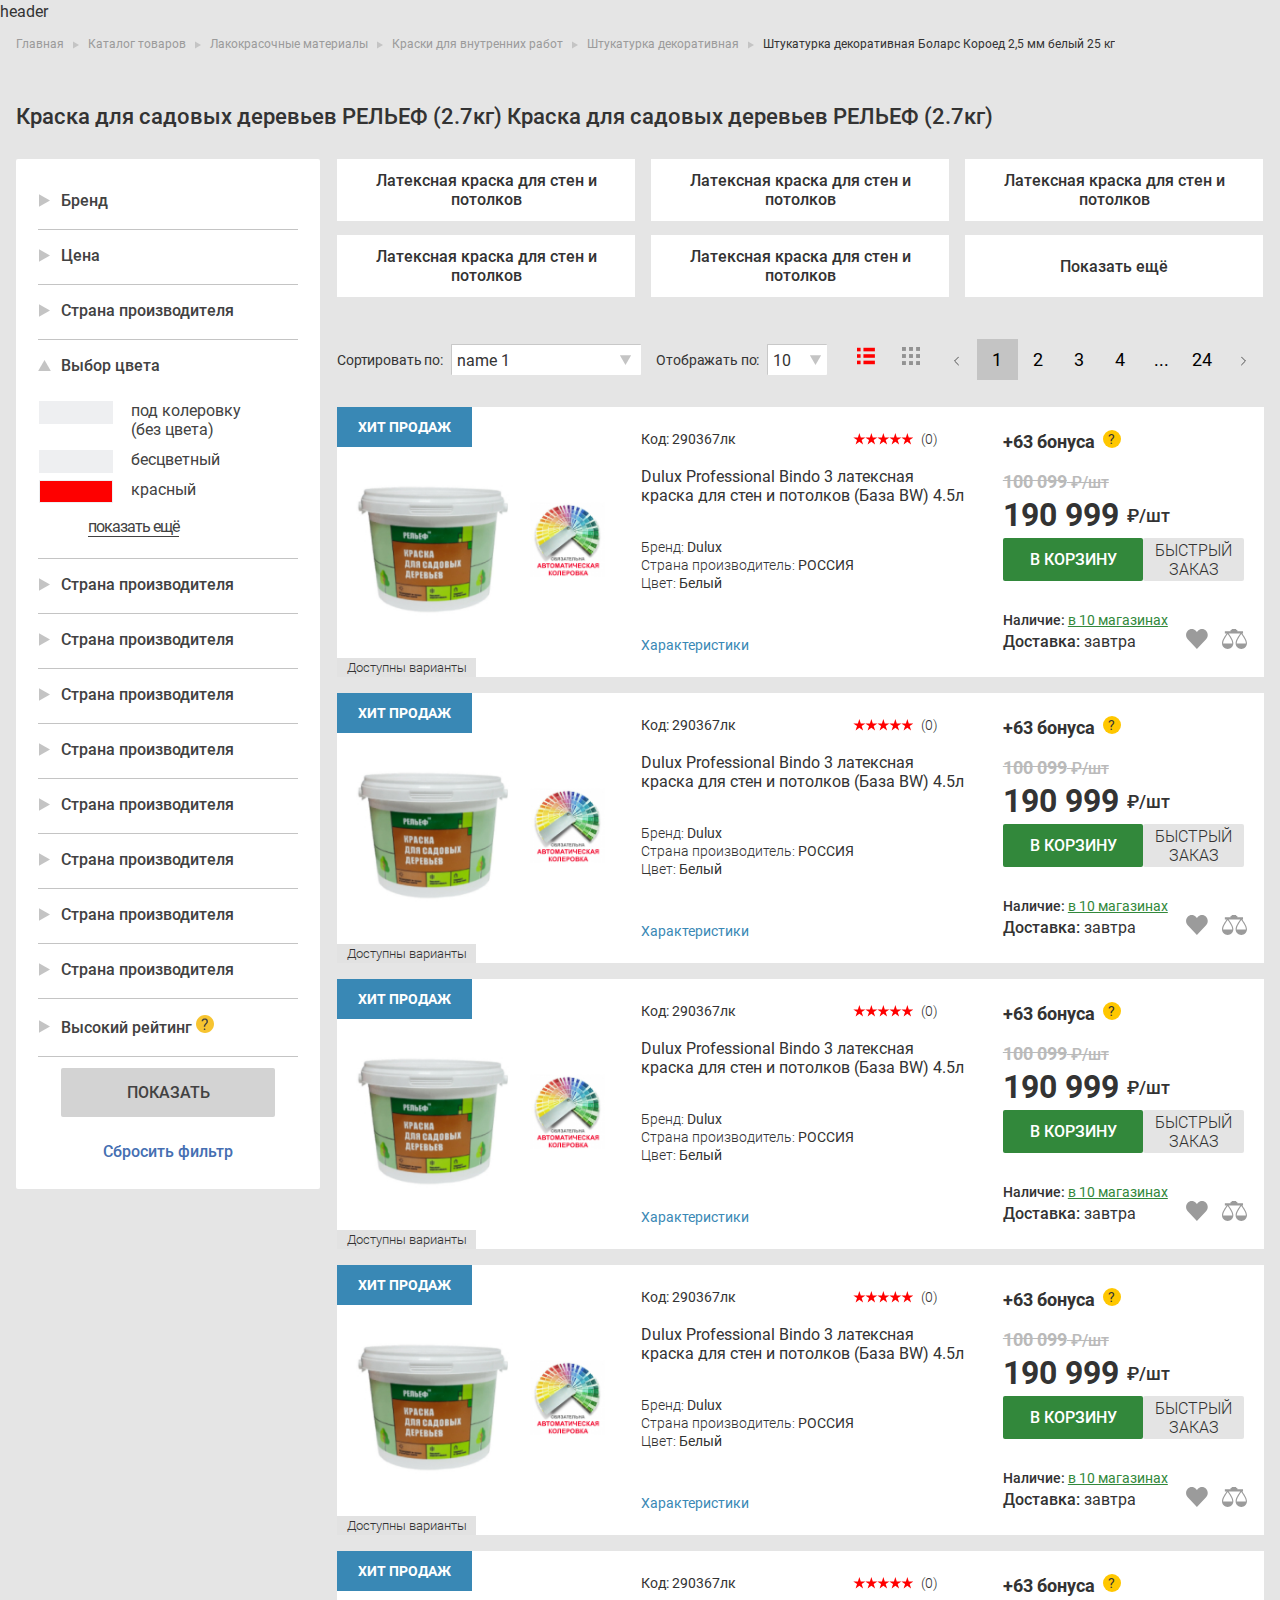
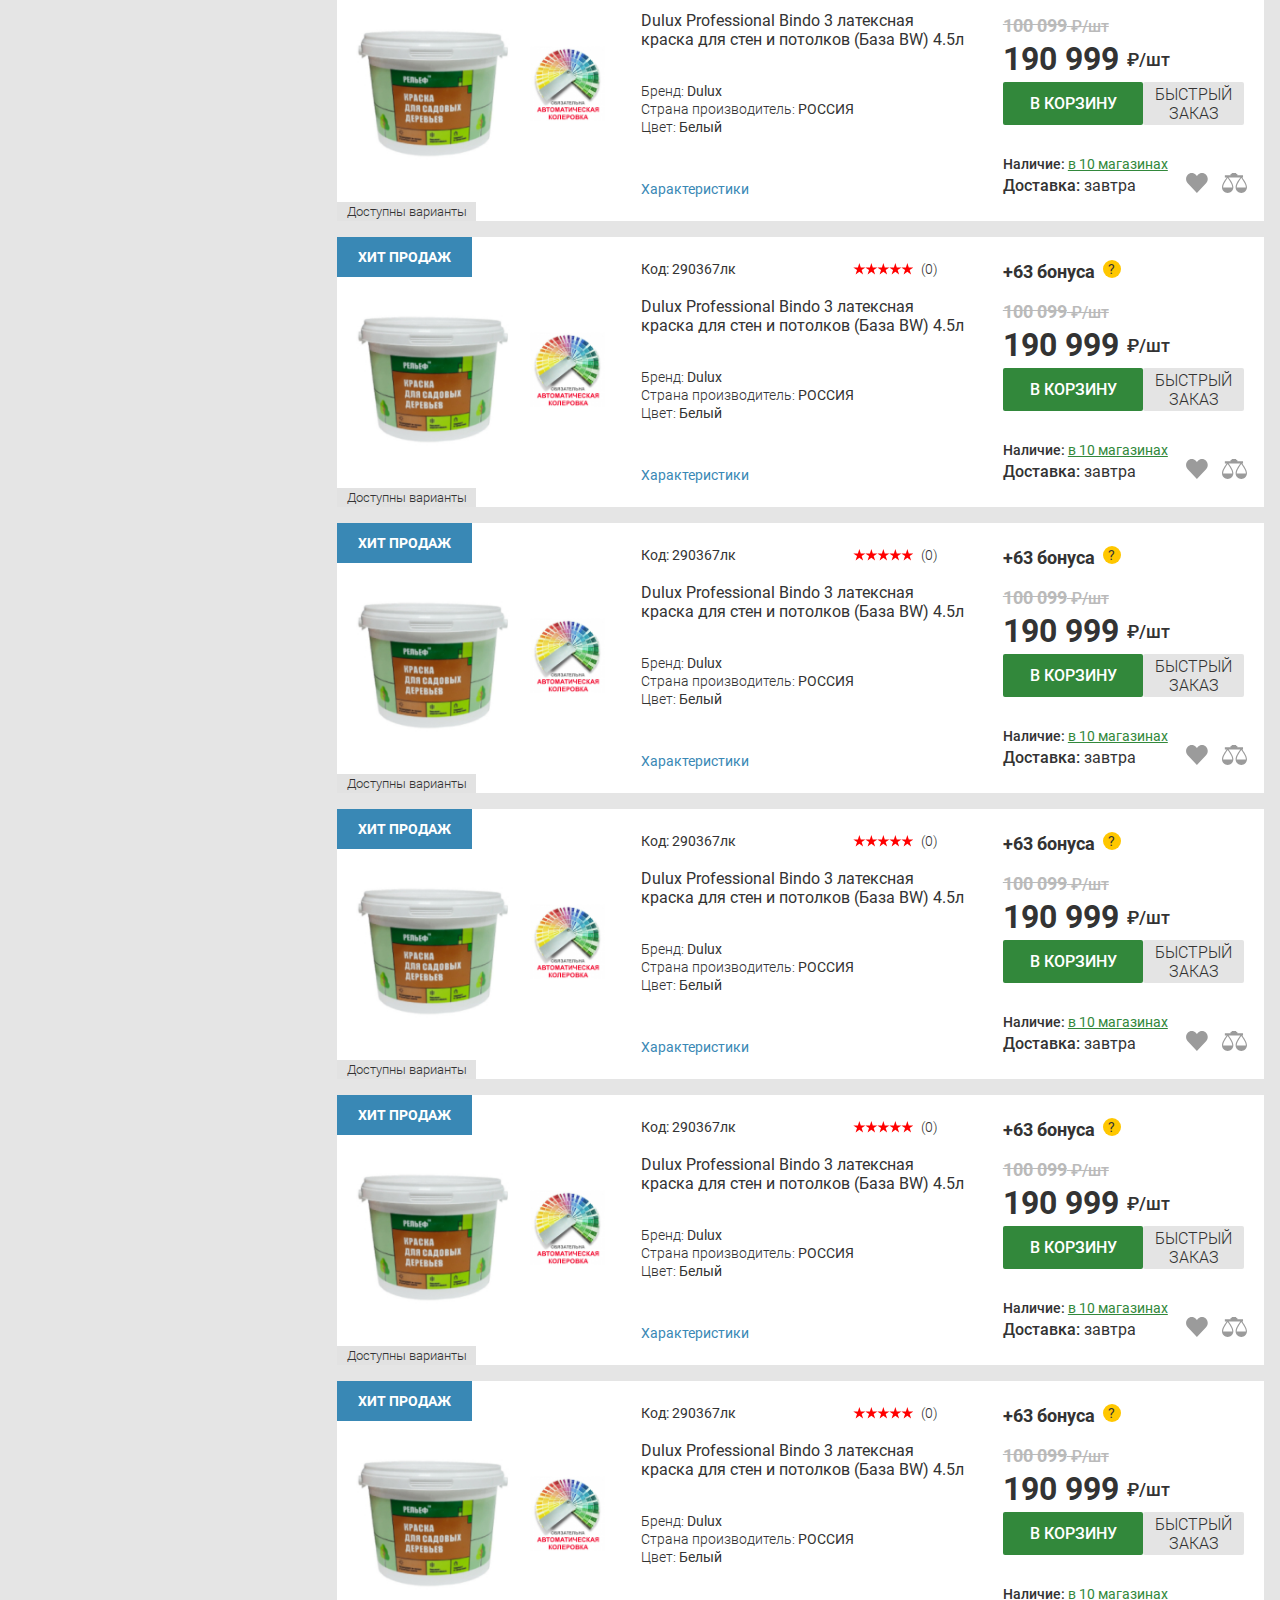
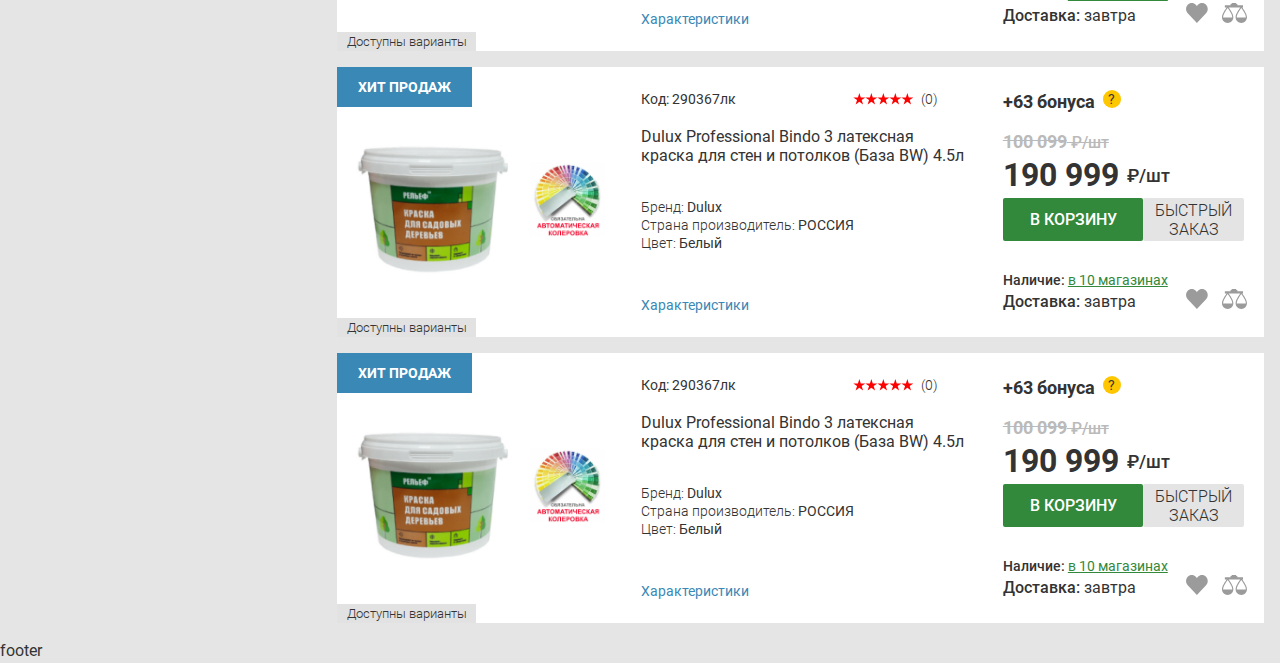
<file: catalog_row.html>
<!DOCTYPE html>
<html lang="ru">
  <head>
    <meta charset="UTF-8" />
    <meta http-equiv="X-UA-Compatible" content="IE=edge" />
    <meta name="viewport" content="width=device-width, initial-scale=1.0" />
    <link rel="stylesheet" href="css/catalog.css" />
    <link rel="stylesheet" href="css/plugins/nouislider.min.css" />
    <link rel="stylesheet" href="css/plugins/swiper-bundle.min.css" />
    <!-- <link rel="stylesheet" href="css/plugins/swiperMyStyles.css"> -->
    <script src="./js/plugins/swiper.js"></script>
    <title>Document</title>
  </head>
  <body>
    <div class="wrapper">
      <header>
        <p>header</p>
        <div class="container container__product-info">
          <div class="bx-breadcrumb">
            <div class="bx-breadcrumb-item">
              <a href="javascript:void(0);" class="breadcrumb__link">
                <span>Главная</span>
              </a>
              <i class="fa-angle-right"></i>
            </div>

            <div class="bx-breadcrumb-item bx-breadcrumb-item_mobile">
              <span class="bx-breadcrumb__more">_ _ _</span>

              <i class="fa-angle-right"></i>
            </div>

            <div class="bx-breadcrumb-item_box">
              <div class="breadcrumb__item-box breadcrumb__item-box_first">
                <a href="javascript:void(0);">Название рубрики</a>
                <svg class="cross" aria-label="">
                  <use href="./img/svg/symbol-defs.svg#cross"></use>
                </svg>
              </div>
              <div class="breadcrumb__item-box">
                <a href="javascript:void(0);">Название рубрики</a>
                <svg class="" width="9" height="16" aria-label="">
                  <use href="./img/svg/symbol-defs.svg#arrow_analog_r"></use>
                </svg>
              </div>
              <div class="breadcrumb__item-box">
                <a href="javascript:void(0);">Название рубрики</a>
                <svg class="" width="9" height="16" aria-label="">
                  <use href="./img/svg/symbol-defs.svg#arrow_analog_r"></use>
                </svg>
              </div>
              <div class="breadcrumb__item-box">
                <a href="javascript:void(0);">Название рубрики</a>
                <svg class="" width="9" height="16" aria-label="">
                  <use href="./img/svg/symbol-defs.svg#arrow_analog_r"></use>
                </svg>
              </div>
              <div class="breadcrumb__item-box">
                <a href="javascript:void(0);">Название рубрики</a>
                <svg class="" width="9" height="16" aria-label="">
                  <use href="./img/svg/symbol-defs.svg#arrow_analog_r"></use>
                </svg>
              </div>
              <div class="breadcrumb__item-box">
                <a href="javascript:void(0);">Название рубрики</a>
                <svg class="" width="9" height="16" aria-label="">
                  <use href="./img/svg/symbol-defs.svg#arrow_analog_r"></use>
                </svg>
              </div>
            </div>

            <div class="bx-breadcrumb-item _none">
              <a href="javascript:void(0);" class="breadcrumb__link">
                <span>Каталог товаров</span>
              </a>
              <i class="fa-angle-right"></i>
            </div>

            <div class="bx-breadcrumb-item _none">
              <a href="javascript:void(0);" class="breadcrumb__link">
                <span>Лакокрасочные материалы</span>
              </a>
              <i class="fa-angle-right"></i>
            </div>

            <div class="bx-breadcrumb-item _none">
              <a href="javascript:void(0);" class="breadcrumb__link">
                <span>Краски для внутренних работ</span>
              </a>
              <i class="fa-angle-right"></i>
            </div>

            <div class="bx-breadcrumb-item _none">
              <a href="javascript:void(0);" class="breadcrumb__link">
                <span>Штукатурка декоративная</span>
              </a>
              <i class="fa-angle-right"></i>
            </div>

            <div class="bx-breadcrumb-item breadcrumb__link_last">
              <a href="javascript:void(0);" class="breadcrumb__link breadcrumb__link_last">
                <span>Штукатурка декоративная Боларс Короед 2,5 мм белый 25 кг</span>
              </a>
            </div>
          </div>
        </div>
      </header>

      <main>
        <div class="container">
          <div class="product-main-title">
            <h1 class="product-main-title__text">
              Краска для садовых деревьев РЕЛЬЕФ (2.7кг) Краска для садовых деревьев РЕЛЬЕФ (2.7кг)
            </h1>
          </div>
        </div>
        <section class="catalog">
          <div class="container">
            <div class="catalog-wrapper">
              <aside class="aside">
                <form action="#">
                  <div class="aside__inner">
                    <div class="aside__item">
                      <div class="aside__top-item">
                        <div class="asid__arrow">
                          <svg class="" width="11px" height="15" aria-label="">
                            <use href="./img/svg/symbol-defs.svg#arrow_offers_r"></use>
                          </svg>
                        </div>
                        <p class="asid__title">Бренд</p>
                      </div>
                      <div class="aside__wrap">
                        <div class="aside__check-box">
                          <div class="aside__row-item">
                            <input type="checkbox" class="aside__row-input" name="brend" id="name_1" />
                            <label for="name_1" class="aside__row-label">Название пункта</label>
                          </div>
                          <div class="aside__row-item">
                            <input type="checkbox" class="aside__row-input" name="brend" id="name_2" />
                            <label for="name_2" class="aside__row-label">Название пункта</label>
                          </div>
                          <div class="aside__row-item">
                            <input type="checkbox" class="aside__row-input" name="brend" id="name_4" />
                            <label for="name_4" class="aside__row-label">Название пункта</label>
                          </div>
                          <div class="aside__row-item">
                            <input type="checkbox" class="aside__row-input" name="brend" id="name_5" />
                            <label for="name_5" class="aside__row-label">Название пункта</label>
                          </div>
                          <div class="aside__row-item">
                            <input type="checkbox" class="aside__row-input" name="brend" id="name_6" />
                            <label for="name_6" class="aside__row-label">Название пункта</label>
                          </div>
                        </div>
                        <button type="button" class="aside__more">показать ещё</button>
                      </div>
                    </div>

                    <div class="aside__item">
                      <div class="aside__top-item">
                        <div class="asid__arrow">
                          <svg class="" width="11px" height="15" aria-label="">
                            <use href="./img/svg/symbol-defs.svg#arrow_offers_r"></use>
                          </svg>
                        </div>
                        <p class="asid__title">Цена</p>
                      </div>
                      <div class="aside__wrap">
                        <div class="aside__price">
                          <div class="catalog-filters__price">
                            <div class="filter-price">
                              <label class="filter-price__label">
                                <span class="filter-price__text">от</span>
                                <input class="filter-price__input" min="100" placeholder="100" type="number" id="input-0" />
                              </label>
                              <label class="filter-price__label">
                                <span class="filter-price__text">до</span>
                                <input class="filter-price__input" max="10000" placeholder="10000" type="number" id="input-1" />
                              </label>
                            </div>
                            <div class="range" id="range-slider"></div>
                          </div>
                        </div>
                      </div>
                    </div>

                    <div class="aside__item">
                      <div class="aside__top-item">
                        <div class="asid__arrow">
                          <svg class="" width="11px" height="15" aria-label="">
                            <use href="./img/svg/symbol-defs.svg#arrow_offers_r"></use>
                          </svg>
                        </div>
                        <p class="asid__title">Страна производителя</p>
                      </div>
                      <div class="aside__wrap">
                        <div class="aside__check-box">
                          <div class="aside__row-item">
                            <input type="checkbox" class="aside__row-input" name="countrie" id="name_21" />
                            <label for="name_21" class="aside__row-label">Название пункта</label>
                          </div>
                          <div class="aside__row-item">
                            <input type="checkbox" class="aside__row-input" name="countrie" id="name_22" />
                            <label for="name_22" class="aside__row-label">Название пункта</label>
                          </div>
                          <div class="aside__row-item">
                            <input type="checkbox" class="aside__row-input" name="countrie" id="name_23" />
                            <label for="name_23" class="aside__row-label">Название пункта</label>
                          </div>
                          <div class="aside__row-item">
                            <input type="checkbox" class="aside__row-input" name="countrie" id="name_24" />
                            <label for="name_24" class="aside__row-label">Название пункта</label>
                          </div>
                          <div class="aside__row-item">
                            <input type="checkbox" class="aside__row-input" name="countrie" id="name_25" />
                            <label for="name_25" class="aside__row-label">Название пункта</label>
                          </div>
                        </div>

                        <button type="button" class="aside__more">показать ещё</button>
                      </div>
                    </div>

                    <div class="aside__item">
                      <div class="aside__top-item active">
                        <div class="asid__arrow">
                          <svg class="" width="11px" height="15" aria-label="">
                            <use href="./img/svg/symbol-defs.svg#arrow_offers_r"></use>
                          </svg>
                        </div>
                        <p class="asid__title">Выбор цвета</p>
                      </div>
                      <div class="aside__wrap">
                        <div class="aside__check-box aside__color-box">
                          <div class="aside__color-item">
                            <input type="checkbox" class="aside__color-input" name="color" id="color_31" />
                            <label for="color_31" class="aside__color-label">под колеровку (без цвета)</label>
                          </div>
                          <div class="aside__color-item">
                            <input type="checkbox" class="aside__color-input" name="color" id="color_32" />
                            <label for="color_32" class="aside__color-label">бесцветный</label>
                          </div>
                          <div class="aside__color-item">
                            <input type="checkbox" class="aside__color-input" name="color" id="color_33" />
                            <label for="color_33" class="aside__color-label red">красный</label>
                          </div>
                          <div class="aside__color-item">
                            <input type="checkbox" class="aside__color-input" name="color" id="medniy" />
                            <label for="medniy" class="aside__color-label medniy">медный</label>
                          </div>
                          <div class="aside__color-item">
                            <input type="checkbox" class="aside__color-input" name="color" id="color_34" />
                            <label for="color_34" class="aside__color-label red">красный</label>
                          </div>
                          <div class="aside__color-item">
                            <input type="checkbox" class="aside__color-input" name="color" id="color_35" />
                            <label for="color_35" class="aside__color-label medniy">медный</label>
                          </div>
                          <div class="aside__color-item">
                            <input type="checkbox" class="aside__color-input" name="color" id="color_36" />
                            <label for="color_36" class="aside__color-label red">красный</label>
                          </div>
                        </div>

                        <button type="button" class="aside__more">показать ещё</button>
                      </div>
                    </div>

                    <div class="aside__item">
                      <div class="aside__top-item">
                        <div class="asid__arrow">
                          <svg class="" width="11px" height="15" aria-label="">
                            <use href="./img/svg/symbol-defs.svg#arrow_offers_r"></use>
                          </svg>
                        </div>
                        <p class="asid__title">Страна производителя</p>
                      </div>
                      <div class="aside__wrap">
                        <div class="aside__check-box">
                          <div class="aside__row-item">
                            <input type="checkbox" class="aside__row-input" name="countrie" id="name_41" />
                            <label for="name_41" class="aside__row-label">Название пункта</label>
                          </div>
                          <div class="aside__row-item">
                            <input type="checkbox" class="aside__row-input" name="countrie" id="name_42" />
                            <label for="name_42" class="aside__row-label">Название пункта</label>
                          </div>
                          <div class="aside__row-item">
                            <input type="checkbox" class="aside__row-input" name="countrie" id="name_43" />
                            <label for="name_43" class="aside__row-label">Название пункта</label>
                          </div>
                          <div class="aside__row-item">
                            <input type="checkbox" class="aside__row-input" name="countrie" id="name_44" />
                            <label for="name_44" class="aside__row-label">Название пункта</label>
                          </div>
                          <div class="aside__row-item">
                            <input type="checkbox" class="aside__row-input" name="countrie" id="name_45" />
                            <label for="name_45" class="aside__row-label">Название пункта</label>
                          </div>
                        </div>

                        <button type="button" class="aside__more">показать ещё</button>
                      </div>
                    </div>

                    <div class="aside__item">
                      <div class="aside__top-item">
                        <div class="asid__arrow">
                          <svg class="" width="11px" height="15" aria-label="">
                            <use href="./img/svg/symbol-defs.svg#arrow_offers_r"></use>
                          </svg>
                        </div>
                        <p class="asid__title">Страна производителя</p>
                      </div>
                      <div class="aside__wrap">
                        <div class="aside__check-box">
                          <div class="aside__row-item">
                            <input type="checkbox" class="aside__row-input" name="countrie" id="name_51" />
                            <label for="name_51" class="aside__row-label">Название пункта</label>
                          </div>
                          <div class="aside__row-item">
                            <input type="checkbox" class="aside__row-input" name="countrie" id="name_52" />
                            <label for="name_52" class="aside__row-label">Название пункта</label>
                          </div>
                          <div class="aside__row-item">
                            <input type="checkbox" class="aside__row-input" name="countrie" id="name_53" />
                            <label for="name_53" class="aside__row-label">Название пункта</label>
                          </div>
                          <div class="aside__row-item">
                            <input type="checkbox" class="aside__row-input" name="countrie" id="name_54" />
                            <label for="name_54" class="aside__row-label">Название пункта</label>
                          </div>
                          <div class="aside__row-item">
                            <input type="checkbox" class="aside__row-input" name="countrie" id="name_55" />
                            <label for="name_55" class="aside__row-label">Название пункта</label>
                          </div>
                        </div>

                        <button type="button" class="aside__more">показать ещё</button>
                      </div>
                    </div>

                    <div class="aside__item">
                      <div class="aside__top-item">
                        <div class="asid__arrow">
                          <svg class="" width="11px" height="15" aria-label="">
                            <use href="./img/svg/symbol-defs.svg#arrow_offers_r"></use>
                          </svg>
                        </div>
                        <p class="asid__title">Страна производителя</p>
                      </div>
                      <div class="aside__wrap">
                        <div class="aside__check-box">
                          <div class="aside__row-item">
                            <input type="checkbox" class="aside__row-input" name="countrie" id="name_61" />
                            <label for="name_61" class="aside__row-label">Название пункта</label>
                          </div>
                          <div class="aside__row-item">
                            <input type="checkbox" class="aside__row-input" name="countrie" id="name_62" />
                            <label for="name_62" class="aside__row-label">Название пункта</label>
                          </div>
                          <div class="aside__row-item">
                            <input type="checkbox" class="aside__row-input" name="countrie" id="name_63" />
                            <label for="name_63" class="aside__row-label">Название пункта</label>
                          </div>
                        </div>

                        <button type="button" class="aside__more">показать ещё</button>
                      </div>
                    </div>

                    <div class="aside__item">
                      <div class="aside__top-item">
                        <div class="asid__arrow">
                          <svg class="" width="11px" height="15" aria-label="">
                            <use href="./img/svg/symbol-defs.svg#arrow_offers_r"></use>
                          </svg>
                        </div>
                        <p class="asid__title">Страна производителя</p>
                      </div>
                      <div class="aside__wrap">
                        <div class="aside__check-box">
                          <div class="aside__row-item">
                            <input type="checkbox" class="aside__row-input" name="countrie" id="name_71" />
                            <label for="name_71" class="aside__row-label">Название пункта</label>
                          </div>
                          <div class="aside__row-item">
                            <input type="checkbox" class="aside__row-input" name="countrie" id="name_72" />
                            <label for="name_21" class="aside__row-label">Название пункта</label>
                          </div>
                        </div>

                        <button type="button" class="aside__more">показать ещё</button>
                      </div>
                    </div>

                    <div class="aside__item">
                      <div class="aside__top-item">
                        <div class="asid__arrow">
                          <svg class="" width="11px" height="15" aria-label="">
                            <use href="./img/svg/symbol-defs.svg#arrow_offers_r"></use>
                          </svg>
                        </div>
                        <p class="asid__title">Страна производителя</p>
                      </div>
                      <div class="aside__wrap">
                        <div class="aside__check-box">
                          <div class="aside__row-item">
                            <input type="checkbox" class="aside__row-input" name="countrie" id="name_81" />
                            <label for="name_81" class="aside__row-label">Название пункта</label>
                          </div>
                        </div>

                        <button type="button" class="aside__more">показать ещё</button>
                      </div>
                    </div>

                    <div class="aside__item">
                      <div class="aside__top-item">
                        <div class="asid__arrow">
                          <svg class="" width="11px" height="15" aria-label="">
                            <use href="./img/svg/symbol-defs.svg#arrow_offers_r"></use>
                          </svg>
                        </div>
                        <p class="asid__title">Страна производителя</p>
                      </div>
                      <div class="aside__wrap">
                        <div class="aside__check-box">
                          <div class="aside__row-item">
                            <input type="checkbox" class="aside__row-input" name="countrie" id="name_91" />
                            <label for="name_91" class="aside__row-label">Название пункта</label>
                          </div>
                        </div>

                        <button type="button" class="aside__more">показать ещё</button>
                      </div>
                    </div>

                    <div class="aside__item">
                      <div class="aside__top-item">
                        <div class="asid__arrow">
                          <svg class="" width="11px" height="15" aria-label="">
                            <use href="./img/svg/symbol-defs.svg#arrow_offers_r"></use>
                          </svg>
                        </div>
                        <p class="asid__title">Страна производителя</p>
                      </div>
                      <div class="aside__wrap">
                        <div class="aside__check-box">
                          <div class="aside__row-item">
                            <input type="checkbox" class="aside__row-input" name="countrie" id="name_111" />
                            <label for="name_111" class="aside__row-label">Название пункта</label>
                          </div>
                        </div>

                        <button type="button" class="aside__more">показать ещё</button>
                      </div>
                    </div>

                    <div class="aside__item">
                      <div class="aside__top-item">
                        <div class="asid__arrow">
                          <svg class="" width="11px" height="15" aria-label="">
                            <use href="./img/svg/symbol-defs.svg#arrow_offers_r"></use>
                          </svg>
                        </div>
                        <p class="asid__title">Страна производителя</p>
                      </div>
                      <div class="aside__wrap">
                        <div class="aside__check-box">
                          <div class="aside__row-item">
                            <input type="checkbox" class="aside__row-input" name="countrie" id="name_112" />
                            <label for="name_112" class="aside__row-label">Название пункта</label>
                          </div>
                        </div>

                        <button type="button" class="aside__more">показать ещё</button>
                      </div>
                    </div>

                    <div class="aside__item">
                      <div class="aside__top-item">
                        <div class="asid__arrow">
                          <svg class="" width="11px" height="15" aria-label="">
                            <use href="./img/svg/symbol-defs.svg#arrow_offers_r"></use>
                          </svg>
                        </div>
                        <p class="asid__title">
                          Высокий рейтинг
                          <span class="info-icon">
                            <svg class="" width="18" height="18" aria-label="">
                              <use href="./img/svg/symbol-defs.svg#info"></use>
                            </svg>
                            <span class="info-box"> 4 или 5 звезд</span>
                          </span>
                        </p>
                      </div>
                      <div class="aside__wrap">
                        <div class="aside__check-box">
                          <div class="aside__row-item">
                            <input type="checkbox" class="aside__row-input" name="countrie" id="name_113" />
                            <label for="name_113" class="aside__row-label">Название пункта</label>
                          </div>
                        </div>

                        <button type="button" class="aside__more">показать ещё</button>
                      </div>
                    </div>
                  </div>
                  <div class="aside__buttons">
                    <button type="submit" class="aside__more_all">показать</button>
                    <button type="reset" class="aside__reset">Сбросить фильтр</button>
                  </div>
                </form>
              </aside>

              <div class="product">
                <div class="product-chapter">
                  <div class="product-chapter__box">
                    <div class="product-chapter__item">
                      <!-- default -->
                      <a href="javascript:void(0);" class="product-chapter__link">Латексная краска для стен и потолков</a>
                    </div>

                    <div class="product-chapter__item">
                      <a href="javascript:void(0);" class="product-chapter__link">Латексная краска для стен и потолков</a>
                    </div>

                    <div class="product-chapter__item">
                      <a href="javascript:void(0);" class="product-chapter__link">Латексная краска для стен и потолков</a>
                    </div>

                    <div class="product-chapter__item">
                      <a href="javascript:void(0);" class="product-chapter__link">Латексная краска для стен и потолков</a>
                    </div>

                    <div class="product-chapter__item">
                      <a href="javascript:void(0);" class="product-chapter__link">Латексная краска для стен и потолков</a>
                    </div>

                    <div class="product-chapter__item">
                      <a href="javascript:void(0);" class="product-chapter__link">Латексная краска для стен и потолков</a>
                    </div>

                    <div class="product-chapter__item">
                      <a href="javascript:void(0);" class="product-chapter__link">Латексная краска для стен и потолков</a>
                    </div>

                    <div class="product-chapter__item">
                      <a href="javascript:void(0);" class="product-chapter__link">Латексная краска для стен и потолков</a>
                    </div>

                    <div class="product-chapter__item">
                      <a href="javascript:void(0);" class="product-chapter__link">Латексная краска для стен и потолков</a>
                    </div>

                    <div class="product-chapter__item">
                      <a href="javascript:void(0);" class="product-chapter__link">Латексная краска для стен и потолков</a>
                    </div>

                    <div class="product-chapter__item">
                      <a href="javascript:void(0);" class="product-chapter__link">Латексная краска для стен и потолков</a>
                    </div>

                    <div class="product-chapter__item">
                      <a href="javascript:void(0);" class="product-chapter__link">Латексная краска для стен и потолков</a>
                    </div>

                    <div class="product-chapter__item js-more-item js-hidden-item">
                      <!-- default_more -->
                      <a href="javascript:void(0);" class="product-chapter__link product-chapter__link_more">Показать ещё</a>
                    </div>
                  </div>
                  <!-- default_more -->

                  <!-- <button type="button" class="aside__more_all">показать</button> -->
                </div>
                <div class="product-filter">
                  <form action="#" class="product-filter__form">
                    <div class="open-filters">
                      <span class="icon-filter">
                        <svg class="" width="16" height="14" aria-label="">
                          <use href="./img/svg/symbol-defs.svg#voronka"></use>
                        </svg>
                      </span>
                      <span class="open-filters_text">Фильтр</span>
                      <span class="icon-arrow">
                        <svg class="" width="6" height="12" aria-label="">
                          <use href="./img/svg/symbol-defs.svg#arrow_analog_r"></use>
                        </svg>
                      </span>
                    </div>
                    <div class="product-filter__name">Сортировать по:</div>
                    <div class="product-filter__select-box">
                      <select name="sort_by_1" id="sort_1" class="product-filte__select">
                        <option value="">name 1</option>
                        <option value="">name 2</option>
                        <option value="">name 3</option>
                        <option value="">name 4</option>
                      </select>
                    </div>

                    <div class="product-filter__name">Отображать по:</div>
                    <div class="product-filter__select-box2">
                      <select name="sort_count" id="sort_2" class="product-filte__select_quntity">
                        <option value="">10</option>
                        <option value="">20</option>
                        <option value="">30</option>
                        <option value="">40</option>
                      </select>
                    </div>
                    <div class="product-filte__card row">
                      <a href="./catalog_row.html">
                        <svg class="direction_card active" aria-label="">
                          <use href="./img/svg/symbol-defs.svg#row_card"></use>
                        </svg>
                      </a>
                    </div>
                    <div class="product-filte__card tabl">
                      <a href="./catalog_tabl.html">
                        <svg class="direction_card" aria-label="">
                          <use href="./img/svg/symbol-defs.svg#tabl_card"></use>
                        </svg>
                      </a>
                    </div>
                    <div class="product-filte__pagination">
                      <ul class="filter-pagination__list">
                        <li class="filter-pagination__item">
                          <a href="javascript:void(0);">
                            <svg class=" " width="5" height="10" aria-label="">
                              <use href="./img/svg/symbol-defs.svg#arrow_analog_l"></use>
                            </svg>
                          </a>
                        </li>
                        <li class="filter-pagination__item active">
                          <a href="javascript:void(0);">1</a>
                        </li>
                        <li class="filter-pagination__item"><a href="javascript:void(0);">2</a></li>
                        <li class="filter-pagination__item"><a href="javascript:void(0);">3</a></li>
                        <li class="filter-pagination__item"><a href="javascript:void(0);">4</a></li>
                        <li class="filter-pagination__item">
                          <a href="javascript:void(0);"><span>...</span></a>
                        </li>
                        <li class="filter-pagination__item"><a href="javascript:void(0);">24</a></li>
                        <li class="filter-pagination__item">
                          <a href="javascript:void(0);">
                            <svg class=" " width="5" height="10" aria-label="">
                              <use href="./img/svg/symbol-defs.svg#arrow_analog_r"></use>
                            </svg>
                          </a>
                        </li>
                      </ul>
                    </div>
                  </form>
                </div>
                <div class="product-item product-item_row">
                  <!-- горизонтальная карточка товара -->

                  <div class="product-row__card">
                    <div class="product-row__wrap-inform">
                      <div class="product-row__img-box">
                        <a href="./product_details.html" class="link__detaile-prod"></a>
                        <div class="product-row__img">
                          <div class="product-row__inner-img">
                            <picture>
                              <source srcset="./img/prod_photo/big_photo.webp" type="image/webp" />
                              <img src="./img/prod_photo/big_photo.jpg" alt="" class="card__img" />
                            </picture>
                          </div>
                          <div class="product-row__inner-img2">
                            <picture>
                              <img src="./img/prod_photo/palitra_1.png" alt="" class="card_img2" />
                            </picture>
                          </div>
                        </div>
                      </div>
                      <p class="product-row__item-choice">Доступны варианты</p>
                      <div class="product__img-shild product__img-shild_row">
                        <p class="product__img-shild_text">ХИТ ПРОДАЖ</p>
                      </div>
                    </div>

                    <div class="product-row__text-box">
                      <div class="product-row__options">
                        <div class="product-row__article-box">
                          <p class="product-row__article">Код: <span>290367лк</span></p>
                          <div class="product__reiting product__reiting_row">
                            <svg class="reiting__star active" width="12" height="12" aria-label="">
                              <use href="./img/svg/symbol-defs.svg#star"></use>
                            </svg>
                            <svg class="reiting__star active" width="12" height="12" aria-label="">
                              <use href="./img/svg/symbol-defs.svg#star"></use>
                            </svg>
                            <svg class="reiting__star active" width="12" height="12" aria-label="">
                              <use href="./img/svg/symbol-defs.svg#star"></use>
                            </svg>
                            <svg class="reiting__star active" width="12" height="12" aria-label="">
                              <use href="./img/svg/symbol-defs.svg#star"></use>
                            </svg>
                            <svg class="reiting__star active" width="12" height="12" aria-label="">
                              <use href="./img/svg/symbol-defs.svg#star"></use>
                            </svg>

                            <span class="count_stars">(0)</span>
                          </div>
                        </div>

                        <a href="./product_details.html" class="product-item__title-card row">
                          Dulux Professional Bindo 3 латексная краска для стен и потолков (База BW) 4.5л
                        </a>
                        <div class="product-row__details">
                          <p class="product-row__brend">Бренд: <span>Dulux</span></p>
                          <p class="product-row__brend">Страна производитель: <span>РОССИЯ</span></p>
                          <p class="product-row__brend">Цвет: <span>Белый</span></p>
                        </div>
                        <a href="javascript:void(0);" class="product-row__link js-open-feature">Характеристики</a>
                      </div>

                      <div class="product-row__dop-direct">
                        <div class="product-item__dop-info product-row__dop-info">
                          <div class="product-bonus product-bonus_row">
                            <p class="product-row__bonus-sum">+63 бонуса</p>
                            <div class="prompt-holder">
                              <span class="prompt-info prompt-row__info">?</span>
                            </div>
                            <div class="prompt-info_bonus prompt-info_bonus_row">
                              <p class="prompt-bonus_points">+903 бонуса</p>
                              <p class="prompt-text_bonus">по Клубной программе Ордер</p>
                              <p class="prompt-bonus_points">+451.5 бонус</p>
                              <p class="prompt-text_bonus">по акции "В 1.5 раза больше бонусов при заказе на сайте"</p>
                              <p class="prompt-text_bonus">
                                Сумма бонусов для владельцев белых карт и карт Новосел отличается от указанной и будет отображена
                                после авторизации.
                              </p>
                              <p class="prompt-text_bonus">Акционные бонусы начисляются в течении суток после оплаты товара.</p>
                              <a href="javascript:void(0);" class="prompt-bonus_link">Подробности акции</a>
                            </div>
                          </div>

                          <div class="product-row__price-box">
                            <p class="product-row__price_old"><span>100 099</span> ₽/шт</p>
                            <p class="product-row__price"><span>190 999</span> ₽/шт</p>
                          </div>
                        </div>

                        <div class="absolute__wrap">
                          <div class="product-row__btn-wrap">
                            <button class="product-offers__btnbasket row">В корзину</button>
                            <button class="product-offers__fast-btn row">быстрый заказ</button>
                          </div>
                          <div class="product-row__options-icon">
                            <div class="product-row__options-deliv">
                              <p class="product-row__stock">Наличие: <span class="tab__stock_green">в 10 магазинах</span></p>
                              <p class="tab__text tab__text_row">Доставка: <span>завтра</span></p>
                            </div>
                            <div class="product-row__options-icons">
                              <a class="product-offers__heart" href="javascript:void(0);">
                                <svg class="options-icon" width="22" height="20" aria-label="">
                                  <use href="./img/svg/symbol-defs.svg#heart"></use>
                                </svg>
                              </a>
                              <a class="product-offers__comparison" href="javascript:void(0);">
                                <svg class="options-icon" width="25" height="20" aria-label="">
                                  <use href="./img/svg/symbol-defs.svg#comparison"></use>
                                </svg>
                              </a>
                            </div>
                          </div>
                        </div>
                      </div>
                    </div>
                  </div>

                  <div class="product-row__card">
                    <div class="product-row__wrap-inform">
                      <div class="product-row__img-box">
                        <a href="./product_details.html" class="link__detaile-prod"></a>
                        <div class="product-row__img">
                          <div class="product-row__inner-img">
                            <picture>
                              <source srcset="./img/prod_photo/big_photo.webp" type="image/webp" />
                              <img src="./img/prod_photo/big_photo.jpg" alt="" class="card__img" />
                            </picture>
                          </div>
                          <div class="product-row__inner-img2">
                            <picture>
                              <img src="./img/prod_photo/palitra_1.png" alt="" class="card_img2" />
                            </picture>
                          </div>
                        </div>
                      </div>
                      <p class="product-row__item-choice">Доступны варианты</p>
                      <div class="product__img-shild product__img-shild_row">
                        <p class="product__img-shild_text">ХИТ ПРОДАЖ</p>
                      </div>
                    </div>

                    <div class="product-row__text-box">
                      <div class="product-row__options">
                        <div class="product-row__article-box">
                          <p class="product-row__article">Код: <span>290367лк</span></p>
                          <div class="product__reiting product__reiting_row">
                            <svg class="reiting__star active" width="12" height="12" aria-label="">
                              <use href="./img/svg/symbol-defs.svg#star"></use>
                            </svg>
                            <svg class="reiting__star active" width="12" height="12" aria-label="">
                              <use href="./img/svg/symbol-defs.svg#star"></use>
                            </svg>
                            <svg class="reiting__star active" width="12" height="12" aria-label="">
                              <use href="./img/svg/symbol-defs.svg#star"></use>
                            </svg>
                            <svg class="reiting__star active" width="12" height="12" aria-label="">
                              <use href="./img/svg/symbol-defs.svg#star"></use>
                            </svg>
                            <svg class="reiting__star active" width="12" height="12" aria-label="">
                              <use href="./img/svg/symbol-defs.svg#star"></use>
                            </svg>

                            <span class="count_stars">(0)</span>
                          </div>
                        </div>

                        <a href="./product_details.html" class="product-item__title-card row">
                          Dulux Professional Bindo 3 латексная краска для стен и потолков (База BW) 4.5л
                        </a>
                        <div class="product-row__details">
                          <p class="product-row__brend">Бренд: <span>Dulux</span></p>
                          <p class="product-row__brend">Страна производитель: <span>РОССИЯ</span></p>
                          <p class="product-row__brend">Цвет: <span>Белый</span></p>
                        </div>
                        <a href="javascript:void(0);" class="product-row__link js-open-feature">Характеристики</a>
                      </div>

                      <div class="product-row__dop-direct">
                        <div class="product-item__dop-info product-row__dop-info">
                          <div class="product-bonus product-bonus_row">
                            <p class="product-row__bonus-sum">+63 бонуса</p>
                            <div class="prompt-holder">
                              <span class="prompt-info prompt-row__info">?</span>
                            </div>
                            <div class="prompt-info_bonus prompt-info_bonus_row">
                              <p class="prompt-bonus_points">+903 бонуса</p>
                              <p class="prompt-text_bonus">по Клубной программе Ордер</p>
                              <p class="prompt-bonus_points">+451.5 бонус</p>
                              <p class="prompt-text_bonus">по акции "В 1.5 раза больше бонусов при заказе на сайте"</p>
                              <p class="prompt-text_bonus">
                                Сумма бонусов для владельцев белых карт и карт Новосел отличается от указанной и будет отображена
                                после авторизации.
                              </p>
                              <p class="prompt-text_bonus">Акционные бонусы начисляются в течении суток после оплаты товара.</p>
                              <a href="javascript:void(0);" class="prompt-bonus_link">Подробности акции</a>
                            </div>
                          </div>

                          <div class="product-row__price-box">
                            <p class="product-row__price_old"><span>100 099</span> ₽/шт</p>
                            <p class="product-row__price"><span>190 999</span> ₽/шт</p>
                          </div>
                        </div>

                        <div class="absolute__wrap">
                          <div class="product-row__btn-wrap">
                            <button class="product-offers__btnbasket row">В корзину</button>
                            <button class="product-offers__fast-btn row">быстрый заказ</button>
                          </div>
                          <div class="product-row__options-icon">
                            <div class="product-row__options-deliv">
                              <p class="product-row__stock">Наличие: <span class="tab__stock_green">в 10 магазинах</span></p>
                              <p class="tab__text tab__text_row">Доставка: <span>завтра</span></p>
                            </div>
                            <div class="product-row__options-icons">
                              <a class="product-offers__heart" href="javascript:void(0);">
                                <svg class="options-icon" width="22" height="20" aria-label="">
                                  <use href="./img/svg/symbol-defs.svg#heart"></use>
                                </svg>
                              </a>
                              <a class="product-offers__comparison" href="javascript:void(0);">
                                <svg class="options-icon" width="25" height="20" aria-label="">
                                  <use href="./img/svg/symbol-defs.svg#comparison"></use>
                                </svg>
                              </a>
                            </div>
                          </div>
                        </div>
                      </div>
                    </div>
                  </div>

                  <div class="product-row__card">
                    <div class="product-row__wrap-inform">
                      <div class="product-row__img-box">
                        <a href="./product_details.html" class="link__detaile-prod"></a>
                        <div class="product-row__img">
                          <div class="product-row__inner-img">
                            <picture>
                              <source srcset="./img/prod_photo/big_photo.webp" type="image/webp" />
                              <img src="./img/prod_photo/big_photo.jpg" alt="" class="card__img" />
                            </picture>
                          </div>
                          <div class="product-row__inner-img2">
                            <picture>
                              <img src="./img/prod_photo/palitra_1.png" alt="" class="card_img2" />
                            </picture>
                          </div>
                        </div>
                      </div>
                      <p class="product-row__item-choice">Доступны варианты</p>
                      <div class="product__img-shild product__img-shild_row">
                        <p class="product__img-shild_text">ХИТ ПРОДАЖ</p>
                      </div>
                    </div>

                    <div class="product-row__text-box">
                      <div class="product-row__options">
                        <div class="product-row__article-box">
                          <p class="product-row__article">Код: <span>290367лк</span></p>
                          <div class="product__reiting product__reiting_row">
                            <svg class="reiting__star active" width="12" height="12" aria-label="">
                              <use href="./img/svg/symbol-defs.svg#star"></use>
                            </svg>
                            <svg class="reiting__star active" width="12" height="12" aria-label="">
                              <use href="./img/svg/symbol-defs.svg#star"></use>
                            </svg>
                            <svg class="reiting__star active" width="12" height="12" aria-label="">
                              <use href="./img/svg/symbol-defs.svg#star"></use>
                            </svg>
                            <svg class="reiting__star active" width="12" height="12" aria-label="">
                              <use href="./img/svg/symbol-defs.svg#star"></use>
                            </svg>
                            <svg class="reiting__star active" width="12" height="12" aria-label="">
                              <use href="./img/svg/symbol-defs.svg#star"></use>
                            </svg>

                            <span class="count_stars">(0)</span>
                          </div>
                        </div>

                        <a href="./product_details.html" class="product-item__title-card row">
                          Dulux Professional Bindo 3 латексная краска для стен и потолков (База BW) 4.5л
                        </a>
                        <div class="product-row__details">
                          <p class="product-row__brend">Бренд: <span>Dulux</span></p>
                          <p class="product-row__brend">Страна производитель: <span>РОССИЯ</span></p>
                          <p class="product-row__brend">Цвет: <span>Белый</span></p>
                        </div>
                        <a href="javascript:void(0);" class="product-row__link js-open-feature">Характеристики</a>
                      </div>

                      <div class="product-row__dop-direct">
                        <div class="product-item__dop-info product-row__dop-info">
                          <div class="product-bonus product-bonus_row">
                            <p class="product-row__bonus-sum">+63 бонуса</p>
                            <div class="prompt-holder">
                              <span class="prompt-info prompt-row__info">?</span>
                            </div>
                            <div class="prompt-info_bonus prompt-info_bonus_row">
                              <p class="prompt-bonus_points">+903 бонуса</p>
                              <p class="prompt-text_bonus">по Клубной программе Ордер</p>
                              <p class="prompt-bonus_points">+451.5 бонус</p>
                              <p class="prompt-text_bonus">по акции "В 1.5 раза больше бонусов при заказе на сайте"</p>
                              <p class="prompt-text_bonus">
                                Сумма бонусов для владельцев белых карт и карт Новосел отличается от указанной и будет отображена
                                после авторизации.
                              </p>
                              <p class="prompt-text_bonus">Акционные бонусы начисляются в течении суток после оплаты товара.</p>
                              <a href="javascript:void(0);" class="prompt-bonus_link">Подробности акции</a>
                            </div>
                          </div>

                          <div class="product-row__price-box">
                            <p class="product-row__price_old"><span>100 099</span> ₽/шт</p>
                            <p class="product-row__price"><span>190 999</span> ₽/шт</p>
                          </div>
                        </div>

                        <div class="absolute__wrap">
                          <div class="product-row__btn-wrap">
                            <button class="product-offers__btnbasket row">В корзину</button>
                            <button class="product-offers__fast-btn row">быстрый заказ</button>
                          </div>
                          <div class="product-row__options-icon">
                            <div class="product-row__options-deliv">
                              <p class="product-row__stock">Наличие: <span class="tab__stock_green">в 10 магазинах</span></p>
                              <p class="tab__text tab__text_row">Доставка: <span>завтра</span></p>
                            </div>
                            <div class="product-row__options-icons">
                              <a class="product-offers__heart" href="javascript:void(0);">
                                <svg class="options-icon" width="22" height="20" aria-label="">
                                  <use href="./img/svg/symbol-defs.svg#heart"></use>
                                </svg>
                              </a>
                              <a class="product-offers__comparison" href="javascript:void(0);">
                                <svg class="options-icon" width="25" height="20" aria-label="">
                                  <use href="./img/svg/symbol-defs.svg#comparison"></use>
                                </svg>
                              </a>
                            </div>
                          </div>
                        </div>
                      </div>
                    </div>
                  </div>

                  <div class="product-row__card">
                    <div class="product-row__wrap-inform">
                      <div class="product-row__img-box">
                        <a href="./product_details.html" class="link__detaile-prod"></a>
                        <div class="product-row__img">
                          <div class="product-row__inner-img">
                            <picture>
                              <source srcset="./img/prod_photo/big_photo.webp" type="image/webp" />
                              <img src="./img/prod_photo/big_photo.jpg" alt="" class="card__img" />
                            </picture>
                          </div>
                          <div class="product-row__inner-img2">
                            <picture>
                              <img src="./img/prod_photo/palitra_1.png" alt="" class="card_img2" />
                            </picture>
                          </div>
                        </div>
                      </div>
                      <p class="product-row__item-choice">Доступны варианты</p>
                      <div class="product__img-shild product__img-shild_row">
                        <p class="product__img-shild_text">ХИТ ПРОДАЖ</p>
                      </div>
                    </div>

                    <div class="product-row__text-box">
                      <div class="product-row__options">
                        <div class="product-row__article-box">
                          <p class="product-row__article">Код: <span>290367лк</span></p>
                          <div class="product__reiting product__reiting_row">
                            <svg class="reiting__star active" width="12" height="12" aria-label="">
                              <use href="./img/svg/symbol-defs.svg#star"></use>
                            </svg>
                            <svg class="reiting__star active" width="12" height="12" aria-label="">
                              <use href="./img/svg/symbol-defs.svg#star"></use>
                            </svg>
                            <svg class="reiting__star active" width="12" height="12" aria-label="">
                              <use href="./img/svg/symbol-defs.svg#star"></use>
                            </svg>
                            <svg class="reiting__star active" width="12" height="12" aria-label="">
                              <use href="./img/svg/symbol-defs.svg#star"></use>
                            </svg>
                            <svg class="reiting__star active" width="12" height="12" aria-label="">
                              <use href="./img/svg/symbol-defs.svg#star"></use>
                            </svg>

                            <span class="count_stars">(0)</span>
                          </div>
                        </div>

                        <a href="./product_details.html" class="product-item__title-card row">
                          Dulux Professional Bindo 3 латексная краска для стен и потолков (База BW) 4.5л
                        </a>
                        <div class="product-row__details">
                          <p class="product-row__brend">Бренд: <span>Dulux</span></p>
                          <p class="product-row__brend">Страна производитель: <span>РОССИЯ</span></p>
                          <p class="product-row__brend">Цвет: <span>Белый</span></p>
                        </div>
                        <a href="javascript:void(0);" class="product-row__link js-open-feature">Характеристики</a>
                      </div>

                      <div class="product-row__dop-direct">
                        <div class="product-item__dop-info product-row__dop-info">
                          <div class="product-bonus product-bonus_row">
                            <p class="product-row__bonus-sum">+63 бонуса</p>
                            <div class="prompt-holder">
                              <span class="prompt-info prompt-row__info">?</span>
                            </div>
                            <div class="prompt-info_bonus prompt-info_bonus_row">
                              <p class="prompt-bonus_points">+903 бонуса</p>
                              <p class="prompt-text_bonus">по Клубной программе Ордер</p>
                              <p class="prompt-bonus_points">+451.5 бонус</p>
                              <p class="prompt-text_bonus">по акции "В 1.5 раза больше бонусов при заказе на сайте"</p>
                              <p class="prompt-text_bonus">
                                Сумма бонусов для владельцев белых карт и карт Новосел отличается от указанной и будет отображена
                                после авторизации.
                              </p>
                              <p class="prompt-text_bonus">Акционные бонусы начисляются в течении суток после оплаты товара.</p>
                              <a href="javascript:void(0);" class="prompt-bonus_link">Подробности акции</a>
                            </div>
                          </div>

                          <div class="product-row__price-box">
                            <p class="product-row__price_old"><span>100 099</span> ₽/шт</p>
                            <p class="product-row__price"><span>190 999</span> ₽/шт</p>
                          </div>
                        </div>

                        <div class="absolute__wrap">
                          <div class="product-row__btn-wrap">
                            <button class="product-offers__btnbasket row">В корзину</button>
                            <button class="product-offers__fast-btn row">быстрый заказ</button>
                          </div>
                          <div class="product-row__options-icon">
                            <div class="product-row__options-deliv">
                              <p class="product-row__stock">Наличие: <span class="tab__stock_green">в 10 магазинах</span></p>
                              <p class="tab__text tab__text_row">Доставка: <span>завтра</span></p>
                            </div>
                            <div class="product-row__options-icons">
                              <a class="product-offers__heart" href="javascript:void(0);">
                                <svg class="options-icon" width="22" height="20" aria-label="">
                                  <use href="./img/svg/symbol-defs.svg#heart"></use>
                                </svg>
                              </a>
                              <a class="product-offers__comparison" href="javascript:void(0);">
                                <svg class="options-icon" width="25" height="20" aria-label="">
                                  <use href="./img/svg/symbol-defs.svg#comparison"></use>
                                </svg>
                              </a>
                            </div>
                          </div>
                        </div>
                      </div>
                    </div>
                  </div>

                  <div class="product-row__card">
                    <div class="product-row__wrap-inform">
                      <div class="product-row__img-box">
                        <a href="./product_details.html" class="link__detaile-prod"></a>
                        <div class="product-row__img">
                          <div class="product-row__inner-img">
                            <picture>
                              <source srcset="./img/prod_photo/big_photo.webp" type="image/webp" />
                              <img src="./img/prod_photo/big_photo.jpg" alt="" class="card__img" />
                            </picture>
                          </div>
                          <div class="product-row__inner-img2">
                            <picture>
                              <img src="./img/prod_photo/palitra_1.png" alt="" class="card_img2" />
                            </picture>
                          </div>
                        </div>
                      </div>
                      <p class="product-row__item-choice">Доступны варианты</p>
                      <div class="product__img-shild product__img-shild_row">
                        <p class="product__img-shild_text">ХИТ ПРОДАЖ</p>
                      </div>
                    </div>

                    <div class="product-row__text-box">
                      <div class="product-row__options">
                        <div class="product-row__article-box">
                          <p class="product-row__article">Код: <span>290367лк</span></p>
                          <div class="product__reiting product__reiting_row">
                            <svg class="reiting__star active" width="12" height="12" aria-label="">
                              <use href="./img/svg/symbol-defs.svg#star"></use>
                            </svg>
                            <svg class="reiting__star active" width="12" height="12" aria-label="">
                              <use href="./img/svg/symbol-defs.svg#star"></use>
                            </svg>
                            <svg class="reiting__star active" width="12" height="12" aria-label="">
                              <use href="./img/svg/symbol-defs.svg#star"></use>
                            </svg>
                            <svg class="reiting__star active" width="12" height="12" aria-label="">
                              <use href="./img/svg/symbol-defs.svg#star"></use>
                            </svg>
                            <svg class="reiting__star active" width="12" height="12" aria-label="">
                              <use href="./img/svg/symbol-defs.svg#star"></use>
                            </svg>

                            <span class="count_stars">(0)</span>
                          </div>
                        </div>

                        <a href="./product_details.html" class="product-item__title-card row">
                          Dulux Professional Bindo 3 латексная краска для стен и потолков (База BW) 4.5л
                        </a>
                        <div class="product-row__details">
                          <p class="product-row__brend">Бренд: <span>Dulux</span></p>
                          <p class="product-row__brend">Страна производитель: <span>РОССИЯ</span></p>
                          <p class="product-row__brend">Цвет: <span>Белый</span></p>
                        </div>
                        <a href="javascript:void(0);" class="product-row__link js-open-feature">Характеристики</a>
                      </div>

                      <div class="product-row__dop-direct">
                        <div class="product-item__dop-info product-row__dop-info">
                          <div class="product-bonus product-bonus_row">
                            <p class="product-row__bonus-sum">+63 бонуса</p>
                            <div class="prompt-holder">
                              <span class="prompt-info prompt-row__info">?</span>
                            </div>
                            <div class="prompt-info_bonus prompt-info_bonus_row">
                              <p class="prompt-bonus_points">+903 бонуса</p>
                              <p class="prompt-text_bonus">по Клубной программе Ордер</p>
                              <p class="prompt-bonus_points">+451.5 бонус</p>
                              <p class="prompt-text_bonus">по акции "В 1.5 раза больше бонусов при заказе на сайте"</p>
                              <p class="prompt-text_bonus">
                                Сумма бонусов для владельцев белых карт и карт Новосел отличается от указанной и будет отображена
                                после авторизации.
                              </p>
                              <p class="prompt-text_bonus">Акционные бонусы начисляются в течении суток после оплаты товара.</p>
                              <a href="javascript:void(0);" class="prompt-bonus_link">Подробности акции</a>
                            </div>
                          </div>

                          <div class="product-row__price-box">
                            <p class="product-row__price_old"><span>100 099</span> ₽/шт</p>
                            <p class="product-row__price"><span>190 999</span> ₽/шт</p>
                          </div>
                        </div>

                        <div class="absolute__wrap">
                          <div class="product-row__btn-wrap">
                            <button class="product-offers__btnbasket row">В корзину</button>
                            <button class="product-offers__fast-btn row">быстрый заказ</button>
                          </div>
                          <div class="product-row__options-icon">
                            <div class="product-row__options-deliv">
                              <p class="product-row__stock">Наличие: <span class="tab__stock_green">в 10 магазинах</span></p>
                              <p class="tab__text tab__text_row">Доставка: <span>завтра</span></p>
                            </div>
                            <div class="product-row__options-icons">
                              <a class="product-offers__heart" href="javascript:void(0);">
                                <svg class="options-icon" width="22" height="20" aria-label="">
                                  <use href="./img/svg/symbol-defs.svg#heart"></use>
                                </svg>
                              </a>
                              <a class="product-offers__comparison" href="javascript:void(0);">
                                <svg class="options-icon" width="25" height="20" aria-label="">
                                  <use href="./img/svg/symbol-defs.svg#comparison"></use>
                                </svg>
                              </a>
                            </div>
                          </div>
                        </div>
                      </div>
                    </div>
                  </div>

                  <div class="product-row__card">
                    <div class="product-row__wrap-inform">
                      <div class="product-row__img-box">
                        <a href="./product_details.html" class="link__detaile-prod"></a>
                        <div class="product-row__img">
                          <div class="product-row__inner-img">
                            <picture>
                              <source srcset="./img/prod_photo/big_photo.webp" type="image/webp" />
                              <img src="./img/prod_photo/big_photo.jpg" alt="" class="card__img" />
                            </picture>
                          </div>
                          <div class="product-row__inner-img2">
                            <picture>
                              <img src="./img/prod_photo/palitra_1.png" alt="" class="card_img2" />
                            </picture>
                          </div>
                        </div>
                      </div>
                      <p class="product-row__item-choice">Доступны варианты</p>
                      <div class="product__img-shild product__img-shild_row">
                        <p class="product__img-shild_text">ХИТ ПРОДАЖ</p>
                      </div>
                    </div>

                    <div class="product-row__text-box">
                      <div class="product-row__options">
                        <div class="product-row__article-box">
                          <p class="product-row__article">Код: <span>290367лк</span></p>
                          <div class="product__reiting product__reiting_row">
                            <svg class="reiting__star active" width="12" height="12" aria-label="">
                              <use href="./img/svg/symbol-defs.svg#star"></use>
                            </svg>
                            <svg class="reiting__star active" width="12" height="12" aria-label="">
                              <use href="./img/svg/symbol-defs.svg#star"></use>
                            </svg>
                            <svg class="reiting__star active" width="12" height="12" aria-label="">
                              <use href="./img/svg/symbol-defs.svg#star"></use>
                            </svg>
                            <svg class="reiting__star active" width="12" height="12" aria-label="">
                              <use href="./img/svg/symbol-defs.svg#star"></use>
                            </svg>
                            <svg class="reiting__star active" width="12" height="12" aria-label="">
                              <use href="./img/svg/symbol-defs.svg#star"></use>
                            </svg>

                            <span class="count_stars">(0)</span>
                          </div>
                        </div>

                        <a href="./product_details.html" class="product-item__title-card row">
                          Dulux Professional Bindo 3 латексная краска для стен и потолков (База BW) 4.5л
                        </a>
                        <div class="product-row__details">
                          <p class="product-row__brend">Бренд: <span>Dulux</span></p>
                          <p class="product-row__brend">Страна производитель: <span>РОССИЯ</span></p>
                          <p class="product-row__brend">Цвет: <span>Белый</span></p>
                        </div>
                        <a href="javascript:void(0);" class="product-row__link js-open-feature">Характеристики</a>
                      </div>

                      <div class="product-row__dop-direct">
                        <div class="product-item__dop-info product-row__dop-info">
                          <div class="product-bonus product-bonus_row">
                            <p class="product-row__bonus-sum">+63 бонуса</p>
                            <div class="prompt-holder">
                              <span class="prompt-info prompt-row__info">?</span>
                            </div>
                            <div class="prompt-info_bonus prompt-info_bonus_row">
                              <p class="prompt-bonus_points">+903 бонуса</p>
                              <p class="prompt-text_bonus">по Клубной программе Ордер</p>
                              <p class="prompt-bonus_points">+451.5 бонус</p>
                              <p class="prompt-text_bonus">по акции "В 1.5 раза больше бонусов при заказе на сайте"</p>
                              <p class="prompt-text_bonus">
                                Сумма бонусов для владельцев белых карт и карт Новосел отличается от указанной и будет отображена
                                после авторизации.
                              </p>
                              <p class="prompt-text_bonus">Акционные бонусы начисляются в течении суток после оплаты товара.</p>
                              <a href="javascript:void(0);" class="prompt-bonus_link">Подробности акции</a>
                            </div>
                          </div>

                          <div class="product-row__price-box">
                            <p class="product-row__price_old"><span>100 099</span> ₽/шт</p>
                            <p class="product-row__price"><span>190 999</span> ₽/шт</p>
                          </div>
                        </div>

                        <div class="absolute__wrap">
                          <div class="product-row__btn-wrap">
                            <button class="product-offers__btnbasket row">В корзину</button>
                            <button class="product-offers__fast-btn row">быстрый заказ</button>
                          </div>
                          <div class="product-row__options-icon">
                            <div class="product-row__options-deliv">
                              <p class="product-row__stock">Наличие: <span class="tab__stock_green">в 10 магазинах</span></p>
                              <p class="tab__text tab__text_row">Доставка: <span>завтра</span></p>
                            </div>
                            <div class="product-row__options-icons">
                              <a class="product-offers__heart" href="javascript:void(0);">
                                <svg class="options-icon" width="22" height="20" aria-label="">
                                  <use href="./img/svg/symbol-defs.svg#heart"></use>
                                </svg>
                              </a>
                              <a class="product-offers__comparison" href="javascript:void(0);">
                                <svg class="options-icon" width="25" height="20" aria-label="">
                                  <use href="./img/svg/symbol-defs.svg#comparison"></use>
                                </svg>
                              </a>
                            </div>
                          </div>
                        </div>
                      </div>
                    </div>
                  </div>

                  <div class="product-row__card">
                    <div class="product-row__wrap-inform">
                      <div class="product-row__img-box">
                        <a href="./product_details.html" class="link__detaile-prod"></a>
                        <div class="product-row__img">
                          <div class="product-row__inner-img">
                            <picture>
                              <source srcset="./img/prod_photo/big_photo.webp" type="image/webp" />
                              <img src="./img/prod_photo/big_photo.jpg" alt="" class="card__img" />
                            </picture>
                          </div>
                          <div class="product-row__inner-img2">
                            <picture>
                              <img src="./img/prod_photo/palitra_1.png" alt="" class="card_img2" />
                            </picture>
                          </div>
                        </div>
                      </div>
                      <p class="product-row__item-choice">Доступны варианты</p>
                      <div class="product__img-shild product__img-shild_row">
                        <p class="product__img-shild_text">ХИТ ПРОДАЖ</p>
                      </div>
                    </div>

                    <div class="product-row__text-box">
                      <div class="product-row__options">
                        <div class="product-row__article-box">
                          <p class="product-row__article">Код: <span>290367лк</span></p>
                          <div class="product__reiting product__reiting_row">
                            <svg class="reiting__star active" width="12" height="12" aria-label="">
                              <use href="./img/svg/symbol-defs.svg#star"></use>
                            </svg>
                            <svg class="reiting__star active" width="12" height="12" aria-label="">
                              <use href="./img/svg/symbol-defs.svg#star"></use>
                            </svg>
                            <svg class="reiting__star active" width="12" height="12" aria-label="">
                              <use href="./img/svg/symbol-defs.svg#star"></use>
                            </svg>
                            <svg class="reiting__star active" width="12" height="12" aria-label="">
                              <use href="./img/svg/symbol-defs.svg#star"></use>
                            </svg>
                            <svg class="reiting__star active" width="12" height="12" aria-label="">
                              <use href="./img/svg/symbol-defs.svg#star"></use>
                            </svg>

                            <span class="count_stars">(0)</span>
                          </div>
                        </div>

                        <a href="./product_details.html" class="product-item__title-card row">
                          Dulux Professional Bindo 3 латексная краска для стен и потолков (База BW) 4.5л
                        </a>
                        <div class="product-row__details">
                          <p class="product-row__brend">Бренд: <span>Dulux</span></p>
                          <p class="product-row__brend">Страна производитель: <span>РОССИЯ</span></p>
                          <p class="product-row__brend">Цвет: <span>Белый</span></p>
                        </div>
                        <a href="javascript:void(0);" class="product-row__link js-open-feature">Характеристики</a>
                      </div>

                      <div class="product-row__dop-direct">
                        <div class="product-item__dop-info product-row__dop-info">
                          <div class="product-bonus product-bonus_row">
                            <p class="product-row__bonus-sum">+63 бонуса</p>
                            <div class="prompt-holder">
                              <span class="prompt-info prompt-row__info">?</span>
                            </div>
                            <div class="prompt-info_bonus prompt-info_bonus_row">
                              <p class="prompt-bonus_points">+903 бонуса</p>
                              <p class="prompt-text_bonus">по Клубной программе Ордер</p>
                              <p class="prompt-bonus_points">+451.5 бонус</p>
                              <p class="prompt-text_bonus">по акции "В 1.5 раза больше бонусов при заказе на сайте"</p>
                              <p class="prompt-text_bonus">
                                Сумма бонусов для владельцев белых карт и карт Новосел отличается от указанной и будет отображена
                                после авторизации.
                              </p>
                              <p class="prompt-text_bonus">Акционные бонусы начисляются в течении суток после оплаты товара.</p>
                              <a href="javascript:void(0);" class="prompt-bonus_link">Подробности акции</a>
                            </div>
                          </div>

                          <div class="product-row__price-box">
                            <p class="product-row__price_old"><span>100 099</span> ₽/шт</p>
                            <p class="product-row__price"><span>190 999</span> ₽/шт</p>
                          </div>
                        </div>

                        <div class="absolute__wrap">
                          <div class="product-row__btn-wrap">
                            <button class="product-offers__btnbasket row">В корзину</button>
                            <button class="product-offers__fast-btn row">быстрый заказ</button>
                          </div>
                          <div class="product-row__options-icon">
                            <div class="product-row__options-deliv">
                              <p class="product-row__stock">Наличие: <span class="tab__stock_green">в 10 магазинах</span></p>
                              <p class="tab__text tab__text_row">Доставка: <span>завтра</span></p>
                            </div>
                            <div class="product-row__options-icons">
                              <a class="product-offers__heart" href="javascript:void(0);">
                                <svg class="options-icon" width="22" height="20" aria-label="">
                                  <use href="./img/svg/symbol-defs.svg#heart"></use>
                                </svg>
                              </a>
                              <a class="product-offers__comparison" href="javascript:void(0);">
                                <svg class="options-icon" width="25" height="20" aria-label="">
                                  <use href="./img/svg/symbol-defs.svg#comparison"></use>
                                </svg>
                              </a>
                            </div>
                          </div>
                        </div>
                      </div>
                    </div>
                  </div>

                  <div class="product-row__card">
                    <div class="product-row__wrap-inform">
                      <div class="product-row__img-box">
                        <a href="./product_details.html" class="link__detaile-prod"></a>
                        <div class="product-row__img">
                          <div class="product-row__inner-img">
                            <picture>
                              <source srcset="./img/prod_photo/big_photo.webp" type="image/webp" />
                              <img src="./img/prod_photo/big_photo.jpg" alt="" class="card__img" />
                            </picture>
                          </div>
                          <div class="product-row__inner-img2">
                            <picture>
                              <img src="./img/prod_photo/palitra_1.png" alt="" class="card_img2" />
                            </picture>
                          </div>
                        </div>
                      </div>
                      <p class="product-row__item-choice">Доступны варианты</p>
                      <div class="product__img-shild product__img-shild_row">
                        <p class="product__img-shild_text">ХИТ ПРОДАЖ</p>
                      </div>
                    </div>

                    <div class="product-row__text-box">
                      <div class="product-row__options">
                        <div class="product-row__article-box">
                          <p class="product-row__article">Код: <span>290367лк</span></p>
                          <div class="product__reiting product__reiting_row">
                            <svg class="reiting__star active" width="12" height="12" aria-label="">
                              <use href="./img/svg/symbol-defs.svg#star"></use>
                            </svg>
                            <svg class="reiting__star active" width="12" height="12" aria-label="">
                              <use href="./img/svg/symbol-defs.svg#star"></use>
                            </svg>
                            <svg class="reiting__star active" width="12" height="12" aria-label="">
                              <use href="./img/svg/symbol-defs.svg#star"></use>
                            </svg>
                            <svg class="reiting__star active" width="12" height="12" aria-label="">
                              <use href="./img/svg/symbol-defs.svg#star"></use>
                            </svg>
                            <svg class="reiting__star active" width="12" height="12" aria-label="">
                              <use href="./img/svg/symbol-defs.svg#star"></use>
                            </svg>

                            <span class="count_stars">(0)</span>
                          </div>
                        </div>

                        <a href="./product_details.html" class="product-item__title-card row">
                          Dulux Professional Bindo 3 латексная краска для стен и потолков (База BW) 4.5л
                        </a>
                        <div class="product-row__details">
                          <p class="product-row__brend">Бренд: <span>Dulux</span></p>
                          <p class="product-row__brend">Страна производитель: <span>РОССИЯ</span></p>
                          <p class="product-row__brend">Цвет: <span>Белый</span></p>
                        </div>
                        <a href="javascript:void(0);" class="product-row__link js-open-feature">Характеристики</a>
                      </div>

                      <div class="product-row__dop-direct">
                        <div class="product-item__dop-info product-row__dop-info">
                          <div class="product-bonus product-bonus_row">
                            <p class="product-row__bonus-sum">+63 бонуса</p>
                            <div class="prompt-holder">
                              <span class="prompt-info prompt-row__info">?</span>
                            </div>
                            <div class="prompt-info_bonus prompt-info_bonus_row">
                              <p class="prompt-bonus_points">+903 бонуса</p>
                              <p class="prompt-text_bonus">по Клубной программе Ордер</p>
                              <p class="prompt-bonus_points">+451.5 бонус</p>
                              <p class="prompt-text_bonus">по акции "В 1.5 раза больше бонусов при заказе на сайте"</p>
                              <p class="prompt-text_bonus">
                                Сумма бонусов для владельцев белых карт и карт Новосел отличается от указанной и будет отображена
                                после авторизации.
                              </p>
                              <p class="prompt-text_bonus">Акционные бонусы начисляются в течении суток после оплаты товара.</p>
                              <a href="javascript:void(0);" class="prompt-bonus_link">Подробности акции</a>
                            </div>
                          </div>

                          <div class="product-row__price-box">
                            <p class="product-row__price_old"><span>100 099</span> ₽/шт</p>
                            <p class="product-row__price"><span>190 999</span> ₽/шт</p>
                          </div>
                        </div>

                        <div class="absolute__wrap">
                          <div class="product-row__btn-wrap">
                            <button class="product-offers__btnbasket row">В корзину</button>
                            <button class="product-offers__fast-btn row">быстрый заказ</button>
                          </div>
                          <div class="product-row__options-icon">
                            <div class="product-row__options-deliv">
                              <p class="product-row__stock">Наличие: <span class="tab__stock_green">в 10 магазинах</span></p>
                              <p class="tab__text tab__text_row">Доставка: <span>завтра</span></p>
                            </div>
                            <div class="product-row__options-icons">
                              <a class="product-offers__heart" href="javascript:void(0);">
                                <svg class="options-icon" width="22" height="20" aria-label="">
                                  <use href="./img/svg/symbol-defs.svg#heart"></use>
                                </svg>
                              </a>
                              <a class="product-offers__comparison" href="javascript:void(0);">
                                <svg class="options-icon" width="25" height="20" aria-label="">
                                  <use href="./img/svg/symbol-defs.svg#comparison"></use>
                                </svg>
                              </a>
                            </div>
                          </div>
                        </div>
                      </div>
                    </div>
                  </div>

                  <div class="product-row__card">
                    <div class="product-row__wrap-inform">
                      <div class="product-row__img-box">
                        <a href="./product_details.html" class="link__detaile-prod"></a>
                        <div class="product-row__img">
                          <div class="product-row__inner-img">
                            <picture>
                              <source srcset="./img/prod_photo/big_photo.webp" type="image/webp" />
                              <img src="./img/prod_photo/big_photo.jpg" alt="" class="card__img" />
                            </picture>
                          </div>
                          <div class="product-row__inner-img2">
                            <picture>
                              <img src="./img/prod_photo/palitra_1.png" alt="" class="card_img2" />
                            </picture>
                          </div>
                        </div>
                      </div>
                      <p class="product-row__item-choice">Доступны варианты</p>
                      <div class="product__img-shild product__img-shild_row">
                        <p class="product__img-shild_text">ХИТ ПРОДАЖ</p>
                      </div>
                    </div>

                    <div class="product-row__text-box">
                      <div class="product-row__options">
                        <div class="product-row__article-box">
                          <p class="product-row__article">Код: <span>290367лк</span></p>
                          <div class="product__reiting product__reiting_row">
                            <svg class="reiting__star active" width="12" height="12" aria-label="">
                              <use href="./img/svg/symbol-defs.svg#star"></use>
                            </svg>
                            <svg class="reiting__star active" width="12" height="12" aria-label="">
                              <use href="./img/svg/symbol-defs.svg#star"></use>
                            </svg>
                            <svg class="reiting__star active" width="12" height="12" aria-label="">
                              <use href="./img/svg/symbol-defs.svg#star"></use>
                            </svg>
                            <svg class="reiting__star active" width="12" height="12" aria-label="">
                              <use href="./img/svg/symbol-defs.svg#star"></use>
                            </svg>
                            <svg class="reiting__star active" width="12" height="12" aria-label="">
                              <use href="./img/svg/symbol-defs.svg#star"></use>
                            </svg>

                            <span class="count_stars">(0)</span>
                          </div>
                        </div>

                        <a href="./product_details.html" class="product-item__title-card row">
                          Dulux Professional Bindo 3 латексная краска для стен и потолков (База BW) 4.5л
                        </a>
                        <div class="product-row__details">
                          <p class="product-row__brend">Бренд: <span>Dulux</span></p>
                          <p class="product-row__brend">Страна производитель: <span>РОССИЯ</span></p>
                          <p class="product-row__brend">Цвет: <span>Белый</span></p>
                        </div>
                        <a href="javascript:void(0);" class="product-row__link js-open-feature">Характеристики</a>
                      </div>

                      <div class="product-row__dop-direct">
                        <div class="product-item__dop-info product-row__dop-info">
                          <div class="product-bonus product-bonus_row">
                            <p class="product-row__bonus-sum">+63 бонуса</p>
                            <div class="prompt-holder">
                              <span class="prompt-info prompt-row__info">?</span>
                            </div>
                            <div class="prompt-info_bonus prompt-info_bonus_row">
                              <p class="prompt-bonus_points">+903 бонуса</p>
                              <p class="prompt-text_bonus">по Клубной программе Ордер</p>
                              <p class="prompt-bonus_points">+451.5 бонус</p>
                              <p class="prompt-text_bonus">по акции "В 1.5 раза больше бонусов при заказе на сайте"</p>
                              <p class="prompt-text_bonus">
                                Сумма бонусов для владельцев белых карт и карт Новосел отличается от указанной и будет отображена
                                после авторизации.
                              </p>
                              <p class="prompt-text_bonus">Акционные бонусы начисляются в течении суток после оплаты товара.</p>
                              <a href="javascript:void(0);" class="prompt-bonus_link">Подробности акции</a>
                            </div>
                          </div>

                          <div class="product-row__price-box">
                            <p class="product-row__price_old"><span>100 099</span> ₽/шт</p>
                            <p class="product-row__price"><span>190 999</span> ₽/шт</p>
                          </div>
                        </div>

                        <div class="absolute__wrap">
                          <div class="product-row__btn-wrap">
                            <button class="product-offers__btnbasket row">В корзину</button>
                            <button class="product-offers__fast-btn row">быстрый заказ</button>
                          </div>
                          <div class="product-row__options-icon">
                            <div class="product-row__options-deliv">
                              <p class="product-row__stock">Наличие: <span class="tab__stock_green">в 10 магазинах</span></p>
                              <p class="tab__text tab__text_row">Доставка: <span>завтра</span></p>
                            </div>
                            <div class="product-row__options-icons">
                              <a class="product-offers__heart" href="javascript:void(0);">
                                <svg class="options-icon" width="22" height="20" aria-label="">
                                  <use href="./img/svg/symbol-defs.svg#heart"></use>
                                </svg>
                              </a>
                              <a class="product-offers__comparison" href="javascript:void(0);">
                                <svg class="options-icon" width="25" height="20" aria-label="">
                                  <use href="./img/svg/symbol-defs.svg#comparison"></use>
                                </svg>
                              </a>
                            </div>
                          </div>
                        </div>
                      </div>
                    </div>
                  </div>
                  <div class="product-row__card">
                    <div class="product-row__wrap-inform">
                      <div class="product-row__img-box">
                        <a href="./product_details.html" class="link__detaile-prod"></a>
                        <div class="product-row__img">
                          <div class="product-row__inner-img">
                            <picture>
                              <source srcset="./img/prod_photo/big_photo.webp" type="image/webp" />
                              <img src="./img/prod_photo/big_photo.jpg" alt="" class="card__img" />
                            </picture>
                          </div>
                          <div class="product-row__inner-img2">
                            <picture>
                              <img src="./img/prod_photo/palitra_1.png" alt="" class="card_img2" />
                            </picture>
                          </div>
                        </div>
                      </div>
                      <p class="product-row__item-choice">Доступны варианты</p>
                      <div class="product__img-shild product__img-shild_row">
                        <p class="product__img-shild_text">ХИТ ПРОДАЖ</p>
                      </div>
                    </div>

                    <div class="product-row__text-box">
                      <div class="product-row__options">
                        <div class="product-row__article-box">
                          <p class="product-row__article">Код: <span>290367лк</span></p>
                          <div class="product__reiting product__reiting_row">
                            <svg class="reiting__star active" width="12" height="12" aria-label="">
                              <use href="./img/svg/symbol-defs.svg#star"></use>
                            </svg>
                            <svg class="reiting__star active" width="12" height="12" aria-label="">
                              <use href="./img/svg/symbol-defs.svg#star"></use>
                            </svg>
                            <svg class="reiting__star active" width="12" height="12" aria-label="">
                              <use href="./img/svg/symbol-defs.svg#star"></use>
                            </svg>
                            <svg class="reiting__star active" width="12" height="12" aria-label="">
                              <use href="./img/svg/symbol-defs.svg#star"></use>
                            </svg>
                            <svg class="reiting__star active" width="12" height="12" aria-label="">
                              <use href="./img/svg/symbol-defs.svg#star"></use>
                            </svg>

                            <span class="count_stars">(0)</span>
                          </div>
                        </div>

                        <a href="./product_details.html" class="product-item__title-card row">
                          Dulux Professional Bindo 3 латексная краска для стен и потолков (База BW) 4.5л
                        </a>
                        <div class="product-row__details">
                          <p class="product-row__brend">Бренд: <span>Dulux</span></p>
                          <p class="product-row__brend">Страна производитель: <span>РОССИЯ</span></p>
                          <p class="product-row__brend">Цвет: <span>Белый</span></p>
                        </div>
                        <a href="javascript:void(0);" class="product-row__link js-open-feature">Характеристики</a>
                      </div>

                      <div class="product-row__dop-direct">
                        <div class="product-item__dop-info product-row__dop-info">
                          <div class="product-bonus product-bonus_row">
                            <p class="product-row__bonus-sum">+63 бонуса</p>
                            <div class="prompt-holder">
                              <span class="prompt-info prompt-row__info">?</span>
                            </div>
                            <div class="prompt-info_bonus prompt-info_bonus_row">
                              <p class="prompt-bonus_points">+903 бонуса</p>
                              <p class="prompt-text_bonus">по Клубной программе Ордер</p>
                              <p class="prompt-bonus_points">+451.5 бонус</p>
                              <p class="prompt-text_bonus">по акции "В 1.5 раза больше бонусов при заказе на сайте"</p>
                              <p class="prompt-text_bonus">
                                Сумма бонусов для владельцев белых карт и карт Новосел отличается от указанной и будет отображена
                                после авторизации.
                              </p>
                              <p class="prompt-text_bonus">Акционные бонусы начисляются в течении суток после оплаты товара.</p>
                              <a href="javascript:void(0);" class="prompt-bonus_link">Подробности акции</a>
                            </div>
                          </div>

                          <div class="product-row__price-box">
                            <p class="product-row__price_old"><span>100 099</span> ₽/шт</p>
                            <p class="product-row__price"><span>190 999</span> ₽/шт</p>
                          </div>
                        </div>

                        <div class="absolute__wrap">
                          <div class="product-row__btn-wrap">
                            <button class="product-offers__btnbasket row">В корзину</button>
                            <button class="product-offers__fast-btn row">быстрый заказ</button>
                          </div>
                          <div class="product-row__options-icon">
                            <div class="product-row__options-deliv">
                              <p class="product-row__stock">Наличие: <span class="tab__stock_green">в 10 магазинах</span></p>
                              <p class="tab__text tab__text_row">Доставка: <span>завтра</span></p>
                            </div>
                            <div class="product-row__options-icons">
                              <a class="product-offers__heart" href="javascript:void(0);">
                                <svg class="options-icon" width="22" height="20" aria-label="">
                                  <use href="./img/svg/symbol-defs.svg#heart"></use>
                                </svg>
                              </a>
                              <a class="product-offers__comparison" href="javascript:void(0);">
                                <svg class="options-icon" width="25" height="20" aria-label="">
                                  <use href="./img/svg/symbol-defs.svg#comparison"></use>
                                </svg>
                              </a>
                            </div>
                          </div>
                        </div>
                      </div>
                    </div>
                  </div>

                  <div class="product-row__card">
                    <div class="product-row__wrap-inform">
                      <div class="product-row__img-box">
                        <a href="./product_details.html" class="link__detaile-prod"></a>
                        <div class="product-row__img">
                          <div class="product-row__inner-img">
                            <picture>
                              <source srcset="./img/prod_photo/big_photo.webp" type="image/webp" />
                              <img src="./img/prod_photo/big_photo.jpg" alt="" class="card__img" />
                            </picture>
                          </div>
                          <div class="product-row__inner-img2">
                            <picture>
                              <img src="./img/prod_photo/palitra_1.png" alt="" class="card_img2" />
                            </picture>
                          </div>
                        </div>
                      </div>
                      <p class="product-row__item-choice">Доступны варианты</p>
                      <div class="product__img-shild product__img-shild_row">
                        <p class="product__img-shild_text">ХИТ ПРОДАЖ</p>
                      </div>
                    </div>

                    <div class="product-row__text-box">
                      <div class="product-row__options">
                        <div class="product-row__article-box">
                          <p class="product-row__article">Код: <span>290367лк</span></p>
                          <div class="product__reiting product__reiting_row">
                            <svg class="reiting__star active" width="12" height="12" aria-label="">
                              <use href="./img/svg/symbol-defs.svg#star"></use>
                            </svg>
                            <svg class="reiting__star active" width="12" height="12" aria-label="">
                              <use href="./img/svg/symbol-defs.svg#star"></use>
                            </svg>
                            <svg class="reiting__star active" width="12" height="12" aria-label="">
                              <use href="./img/svg/symbol-defs.svg#star"></use>
                            </svg>
                            <svg class="reiting__star active" width="12" height="12" aria-label="">
                              <use href="./img/svg/symbol-defs.svg#star"></use>
                            </svg>
                            <svg class="reiting__star active" width="12" height="12" aria-label="">
                              <use href="./img/svg/symbol-defs.svg#star"></use>
                            </svg>

                            <span class="count_stars">(0)</span>
                          </div>
                        </div>

                        <a href="./product_details.html" class="product-item__title-card row">
                          Dulux Professional Bindo 3 латексная краска для стен и потолков (База BW) 4.5л
                        </a>
                        <div class="product-row__details">
                          <p class="product-row__brend">Бренд: <span>Dulux</span></p>
                          <p class="product-row__brend">Страна производитель: <span>РОССИЯ</span></p>
                          <p class="product-row__brend">Цвет: <span>Белый</span></p>
                        </div>
                        <a href="javascript:void(0);" class="product-row__link js-open-feature">Характеристики</a>
                      </div>

                      <div class="product-row__dop-direct">
                        <div class="product-item__dop-info product-row__dop-info">
                          <div class="product-bonus product-bonus_row">
                            <p class="product-row__bonus-sum">+63 бонуса</p>
                            <div class="prompt-holder">
                              <span class="prompt-info prompt-row__info">?</span>
                            </div>
                            <div class="prompt-info_bonus prompt-info_bonus_row">
                              <p class="prompt-bonus_points">+903 бонуса</p>
                              <p class="prompt-text_bonus">по Клубной программе Ордер</p>
                              <p class="prompt-bonus_points">+451.5 бонус</p>
                              <p class="prompt-text_bonus">по акции "В 1.5 раза больше бонусов при заказе на сайте"</p>
                              <p class="prompt-text_bonus">
                                Сумма бонусов для владельцев белых карт и карт Новосел отличается от указанной и будет отображена
                                после авторизации.
                              </p>
                              <p class="prompt-text_bonus">Акционные бонусы начисляются в течении суток после оплаты товара.</p>
                              <a href="javascript:void(0);" class="prompt-bonus_link">Подробности акции</a>
                            </div>
                          </div>

                          <div class="product-row__price-box">
                            <p class="product-row__price_old"><span>100 099</span> ₽/шт</p>
                            <p class="product-row__price"><span>190 999</span> ₽/шт</p>
                          </div>
                        </div>

                        <div class="absolute__wrap">
                          <div class="product-row__btn-wrap">
                            <button class="product-offers__btnbasket row">В корзину</button>
                            <button class="product-offers__fast-btn row">быстрый заказ</button>
                          </div>
                          <div class="product-row__options-icon">
                            <div class="product-row__options-deliv">
                              <p class="product-row__stock">Наличие: <span class="tab__stock_green">в 10 магазинах</span></p>
                              <p class="tab__text tab__text_row">Доставка: <span>завтра</span></p>
                            </div>
                            <div class="product-row__options-icons">
                              <a class="product-offers__heart" href="javascript:void(0);">
                                <svg class="options-icon" width="22" height="20" aria-label="">
                                  <use href="./img/svg/symbol-defs.svg#heart"></use>
                                </svg>
                              </a>
                              <a class="product-offers__comparison" href="javascript:void(0);">
                                <svg class="options-icon" width="25" height="20" aria-label="">
                                  <use href="./img/svg/symbol-defs.svg#comparison"></use>
                                </svg>
                              </a>
                            </div>
                          </div>
                        </div>
                      </div>
                    </div>
                  </div>
                  <div class="product-row__card">
                    <div class="product-row__wrap-inform">
                      <div class="product-row__img-box">
                        <a href="./product_details.html" class="link__detaile-prod"></a>
                        <div class="product-row__img">
                          <div class="product-row__inner-img">
                            <picture>
                              <source srcset="./img/prod_photo/big_photo.webp" type="image/webp" />
                              <img src="./img/prod_photo/big_photo.jpg" alt="" class="card__img" />
                            </picture>
                          </div>
                          <div class="product-row__inner-img2">
                            <picture>
                              <img src="./img/prod_photo/palitra_1.png" alt="" class="card_img2" />
                            </picture>
                          </div>
                        </div>
                      </div>
                      <p class="product-row__item-choice">Доступны варианты</p>
                      <div class="product__img-shild product__img-shild_row">
                        <p class="product__img-shild_text">ХИТ ПРОДАЖ</p>
                      </div>
                    </div>

                    <div class="product-row__text-box">
                      <div class="product-row__options">
                        <div class="product-row__article-box">
                          <p class="product-row__article">Код: <span>290367лк</span></p>
                          <div class="product__reiting product__reiting_row">
                            <svg class="reiting__star active" width="12" height="12" aria-label="">
                              <use href="./img/svg/symbol-defs.svg#star"></use>
                            </svg>
                            <svg class="reiting__star active" width="12" height="12" aria-label="">
                              <use href="./img/svg/symbol-defs.svg#star"></use>
                            </svg>
                            <svg class="reiting__star active" width="12" height="12" aria-label="">
                              <use href="./img/svg/symbol-defs.svg#star"></use>
                            </svg>
                            <svg class="reiting__star active" width="12" height="12" aria-label="">
                              <use href="./img/svg/symbol-defs.svg#star"></use>
                            </svg>
                            <svg class="reiting__star active" width="12" height="12" aria-label="">
                              <use href="./img/svg/symbol-defs.svg#star"></use>
                            </svg>

                            <span class="count_stars">(0)</span>
                          </div>
                        </div>

                        <a href="./product_details.html" class="product-item__title-card row">
                          Dulux Professional Bindo 3 латексная краска для стен и потолков (База BW) 4.5л
                        </a>
                        <div class="product-row__details">
                          <p class="product-row__brend">Бренд: <span>Dulux</span></p>
                          <p class="product-row__brend">Страна производитель: <span>РОССИЯ</span></p>
                          <p class="product-row__brend">Цвет: <span>Белый</span></p>
                        </div>
                        <a href="javascript:void(0);" class="product-row__link js-open-feature">Характеристики</a>
                      </div>

                      <div class="product-row__dop-direct">
                        <div class="product-item__dop-info product-row__dop-info">
                          <div class="product-bonus product-bonus_row">
                            <p class="product-row__bonus-sum">+63 бонуса</p>
                            <div class="prompt-holder">
                              <span class="prompt-info prompt-row__info">?</span>
                            </div>
                            <div class="prompt-info_bonus prompt-info_bonus_row">
                              <p class="prompt-bonus_points">+903 бонуса</p>
                              <p class="prompt-text_bonus">по Клубной программе Ордер</p>
                              <p class="prompt-bonus_points">+451.5 бонус</p>
                              <p class="prompt-text_bonus">по акции "В 1.5 раза больше бонусов при заказе на сайте"</p>
                              <p class="prompt-text_bonus">
                                Сумма бонусов для владельцев белых карт и карт Новосел отличается от указанной и будет отображена
                                после авторизации.
                              </p>
                              <p class="prompt-text_bonus">Акционные бонусы начисляются в течении суток после оплаты товара.</p>
                              <a href="javascript:void(0);" class="prompt-bonus_link">Подробности акции</a>
                            </div>
                          </div>

                          <div class="product-row__price-box">
                            <p class="product-row__price_old"><span>100 099</span> ₽/шт</p>
                            <p class="product-row__price"><span>190 999</span> ₽/шт</p>
                          </div>
                        </div>

                        <div class="absolute__wrap">
                          <div class="product-row__btn-wrap">
                            <button class="product-offers__btnbasket row">В корзину</button>
                            <button class="product-offers__fast-btn row">быстрый заказ</button>
                          </div>
                          <div class="product-row__options-icon">
                            <div class="product-row__options-deliv">
                              <p class="product-row__stock">Наличие: <span class="tab__stock_green">в 10 магазинах</span></p>
                              <p class="tab__text tab__text_row">Доставка: <span>завтра</span></p>
                            </div>
                            <div class="product-row__options-icons">
                              <a class="product-offers__heart" href="javascript:void(0);">
                                <svg class="options-icon" width="22" height="20" aria-label="">
                                  <use href="./img/svg/symbol-defs.svg#heart"></use>
                                </svg>
                              </a>
                              <a class="product-offers__comparison" href="javascript:void(0);">
                                <svg class="options-icon" width="25" height="20" aria-label="">
                                  <use href="./img/svg/symbol-defs.svg#comparison"></use>
                                </svg>
                              </a>
                            </div>
                          </div>
                        </div>
                      </div>
                    </div>
                  </div>
                  <!-- end горизонтальная карточка товара -->
                </div>
              </div>
            </div>
          </div>
        </section>
        <!-- <section class="section-product-analog">
          <div class="container">
            <div class="product-analog">
              <h3 class="product-analog__title">Аналоги</h3>
              <div class="swiper swiper__analog">
                <div class="swiper-wrapper">

                  <div class="swiper-slide swiper-slide_analog">
                    <div class="product-analog__card">
                      <div class="swiper-options">
                        <p class="product-left__article">Код: <span>290367лк</span></p>
                      </div>
                      <div class="product-analog__img">
                        <div class="product-analog__inner-img">
                          <picture>
                            <source srcset="./img/prod_photo/big_photo.webp" type="image/webp" />
                            <img src="./img/prod_photo/big_photo.jpg" alt="" class="card__img" />
                          </picture>
                        </div>
                        <picture>
                          <img src="./img/prod_photo/palitra.jpg" alt="" class="card_img2" />
                        </picture>
                      </div>
                      <p class="product-analog__choice">Доступны варианты</p>
                      <div class="product__img-shild">
                        <p class="product__img-shild_text">ХИТ ПРОДАЖ</p>
                      </div>

                      <div class="product__reiting product__reiting_analog">
                        <svg class="reiting__star reiting__star_analog active" width="12" height="12" aria-label="">
                          <use href="./img/svg/symbol-defs.svg#star"></use>
                        </svg>
                        <svg class="reiting__star reiting__star_analog active" width="12" height="12" aria-label="">
                          <use href="./img/svg/symbol-defs.svg#star"></use>
                        </svg>
                        <svg class="reiting__star reiting__star_analog active" width="12" height="12" aria-label="">
                          <use href="./img/svg/symbol-defs.svg#star"></use>
                        </svg>
                        <svg class="reiting__star reiting__star_analog" width="12" height="12" aria-label="">
                          <use href="./img/svg/symbol-defs.svg#star"></use>
                        </svg>
                        <svg class="reiting__star reiting__star_analog" width="12" height="12" aria-label="">
                          <use href="./img/svg/symbol-defs.svg#star"></use>
                        </svg>
                        <span class="count_stars">(0)</span>
                      </div>

                      <p class="product-analog__title-card">
                        Dulux Professional Bindo 3 латексная краска для стен и потолков (База BW) 4.5л
                      </p>
                      <div class="product-analog__dop-info">
                        <p class="tab__stock tab__stock_slide">
                          Наличие: <a href="javascript:void(0)" class="tab__stock_green">в 10 магазинах</a>
                        </p>
                        <p class="tab__text tab__text_slide">Доставка: <span>завтра</span></p>
                        <div class="product-bonus product-bonus_slide">
                          <p class="product-bonus__sum">+63 бонуса</p>
                          <div class="prompt-holder"><span class="prompt-info prompt-info_analog">?</span></div>
                          <div class="prompt-info_bonus info_bonus-analog">
                            <p class="prompt-bonus_points">+903 бонуса</p>
                            <p class="prompt-text_bonus">по Клубной программе Ордер</p>
                            <p class="prompt-bonus_points">+451.5 бонус</p>
                            <p class="prompt-text_bonus">по акции "В 1.5 раза больше бонусов при заказе на сайте"</p>
                            <p class="prompt-text_bonus">
                              Сумма бонусов для владельцев белых карт и карт Новосел отличается от указанной и будет отображена
                              после авторизации.
                            </p>
                            <p class="prompt-text_bonus">Акционные бонусы начисляются в течении суток после оплаты товара.</p>
                            <a href="javascript:void(0);" class="prompt-bonus_link">Подробности акции</a>
                          </div>
                        </div>
                      </div>

                      <p class="product-analog__price_old"><span>10 099</span> ₽/шт</p>
                      <p class="product-analog__price"><span>19 999</span> ₽/шт</p>

                      <div class="product-analog__btn-wrap">
                        <button class="product-offers__btnbasket">В корзину</button>
                        <button class="product-offers__fast-btn">быстрый заказ</button>
                      </div>

                      <div class="product-offers__options-icon">
                        <div class="product-offers__options-icons">
                          <a class="product-offers__heart" href="javascript:void(0);">
                            <svg class="options-icon" width="26" height="24" aria-label="">
                              <use href="./img/svg/symbol-defs.svg#heart"></use>
                            </svg>
                          </a>
                          <a class="product-offers__comparison" href="javascript:void(0);">
                            <svg class="options-icon" width="30" height="24" aria-label="">
                              <use href="./img/svg/symbol-defs.svg#comparison"></use>
                            </svg>
                          </a>
                        </div>
                        <a href="javascript:void(0);" class="product-offers__link js-open-feature">Характеристики</a>
                      </div>
                    </div>
                  </div>
                </div>
                <div class="swiper-button-next">
                  <svg class="swiper-button-next_deck" width="9" height="16" aria-label="">
                    <use href="./img/svg/symbol-defs.svg#arrow_analog_r"></use>
                  </svg>
                  <svg class="swiper-button-next_mobile" width="30" height="24" aria-label="">
                    <use href="./img/svg/symbol-defs.svg#arrow_offers_r"></use>
                  </svg>
                </div>
                <div class="swiper-button-prev">
                  <svg class="swiper-button-prev_desc" width="9" height="16" aria-label="">
                    <use href="./img/svg/symbol-defs.svg#arrow_analog_l"></use>
                  </svg>
                  <svg class="swiper-button-prev_mobile" width="30" height="24" aria-label="">
                    <use href="./img/svg/symbol-defs.svg#arrow_offers_l"></use>
                  </svg>
                </div>
              </div>
            </div>
          </div>
        </section> -->
      </main>
      <footer>footer</footer>
      <!-- характеристики модалка -->

      <div class="feature">
        <div class="feature__wrapper">
          <p class="feature__subtitle">Технические характеристики</p>
          <h2 class="feature__title">EURO Balance 7 краска для стен и потолков белая (База А) 0.9 л</h2>
          <div class="feature__close">
            <svg class="feature__close-cross" aria-label="">
              <use href="img/svg/symbol-defs.svg#cross"></use>
            </svg>
          </div>
          <div class="feature__box">
            <div class="feature__row">
              <div class="feature__row-name">
                <p class="feature__item_name">Тип помещения</p>
              </div>
              <div class="feature__row-property">
                <p class="feature__item_property">
                  Ванная / Кухня / Санузел / Прихожая / Гардеробная / Гостиная / Зал / Детская комната / Медицинские учреждения
                </p>
              </div>
            </div>

            <div class="feature__row">
              <div class="feature__row-name">
                <p class="feature__item_name">Тип работ</p>
              </div>
              <div class="feature__row-property">
                <p class="feature__item_property">наружные работы</p>
              </div>
            </div>

            <div class="feature__row">
              <div class="feature__row-name">
                <p class="feature__item_name">Назначение</p>
              </div>
              <div class="feature__row-property">
                <p class="feature__item_property">
                  Обои / Дерево / Штукатурка / Гипс / Гипсокартон / МДФ/Фанера / ДВП/ДСП / Лестница / Бетон / Ранее окрашенные
                  поверхности / Кирпич
                </p>
              </div>
            </div>

            <div class="feature__row">
              <div class="feature__row-name">
                <p class="feature__item_name">Тип работ</p>
              </div>
              <div class="feature__row-property">
                <p class="feature__item_property">наружные работы</p>
              </div>
            </div>

            <div class="feature__row">
              <div class="feature__row-name">
                <p class="feature__item_name">Тип работ</p>
              </div>
              <div class="feature__row-property">
                <p class="feature__item_property">наружные работы</p>
              </div>
            </div>

            <div class="feature__row">
              <div class="feature__row-name">
                <p class="feature__item_name">Тип работ</p>
              </div>
              <div class="feature__row-property">
                <p class="feature__item_property">наружные работы</p>
              </div>
            </div>

            <div class="feature__row">
              <div class="feature__row-name">
                <p class="feature__item_name">Тип работ</p>
              </div>
              <div class="feature__row-property">
                <p class="feature__item_property">наружные работы</p>
              </div>
            </div>

            <div class="feature__row">
              <div class="feature__row-name">
                <p class="feature__item_name">Тип работ</p>
              </div>
              <div class="feature__row-property">
                <p class="feature__item_property">наружные работы</p>
              </div>
            </div>

            <div class="feature__row">
              <div class="feature__row-name">
                <p class="feature__item_name">Тип работ</p>
              </div>
              <div class="feature__row-property">
                <p class="feature__item_property">наружные работы</p>
              </div>
            </div>

            <div class="feature__row">
              <div class="feature__row-name">
                <p class="feature__item_name">Тип работ</p>
              </div>
              <div class="feature__row-property">
                <p class="feature__item_property">наружные работы</p>
              </div>
            </div>

            <div class="feature__row">
              <div class="feature__row-name">
                <p class="feature__item_name">Тип работ</p>
              </div>
              <div class="feature__row-property">
                <p class="feature__item_property">наружные работы</p>
              </div>
            </div>

            <div class="feature__row">
              <div class="feature__row-name">
                <p class="feature__item_name">Тип работ</p>
              </div>
              <div class="feature__row-property">
                <p class="feature__item_property">наружные работы</p>
              </div>
            </div>
          </div>
        </div>
      </div>
    </div>
    <script src="js/catalog.js"></script>
    <script src="js/plugins/nouislider.min.js"></script>
    <script src="js/plugins/swiper-bundle.min.js"></script>
    <script src="js/plugins/swiper.js"></script>
  </body>
</html>
</file>
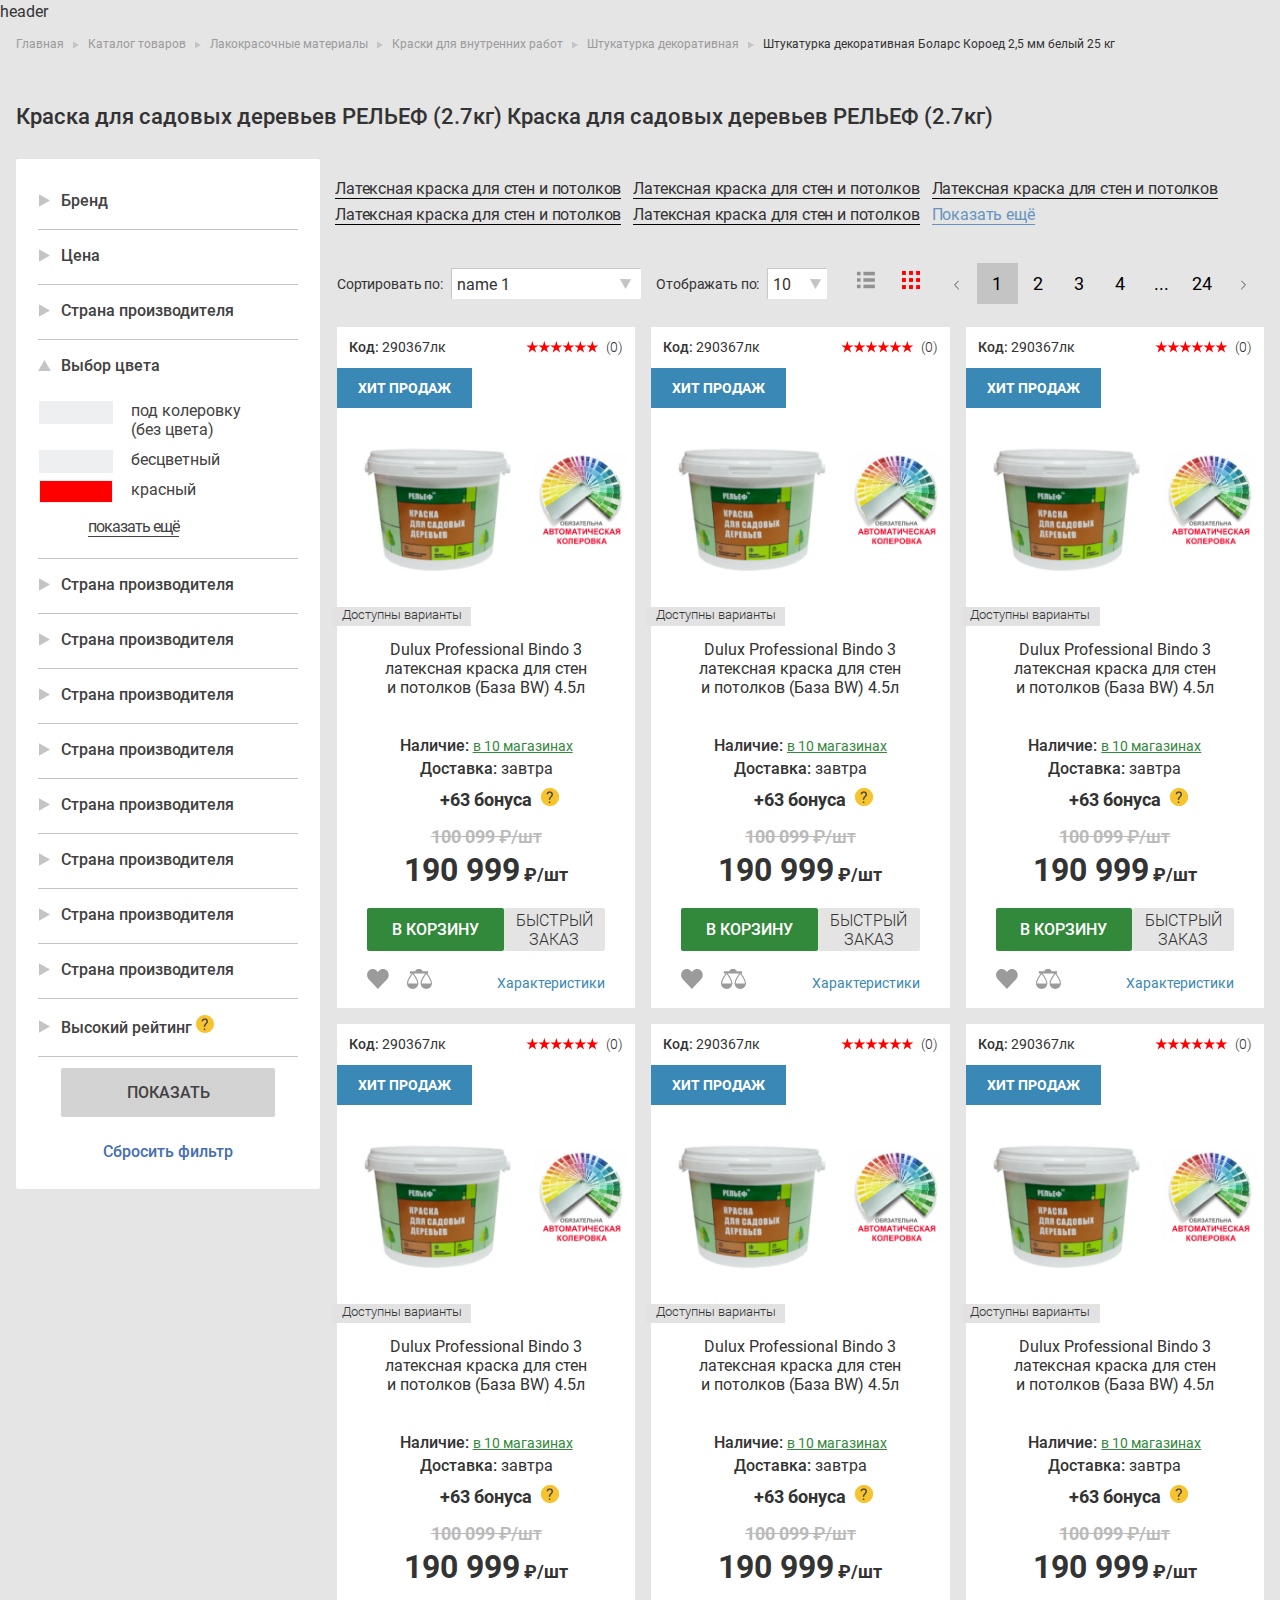
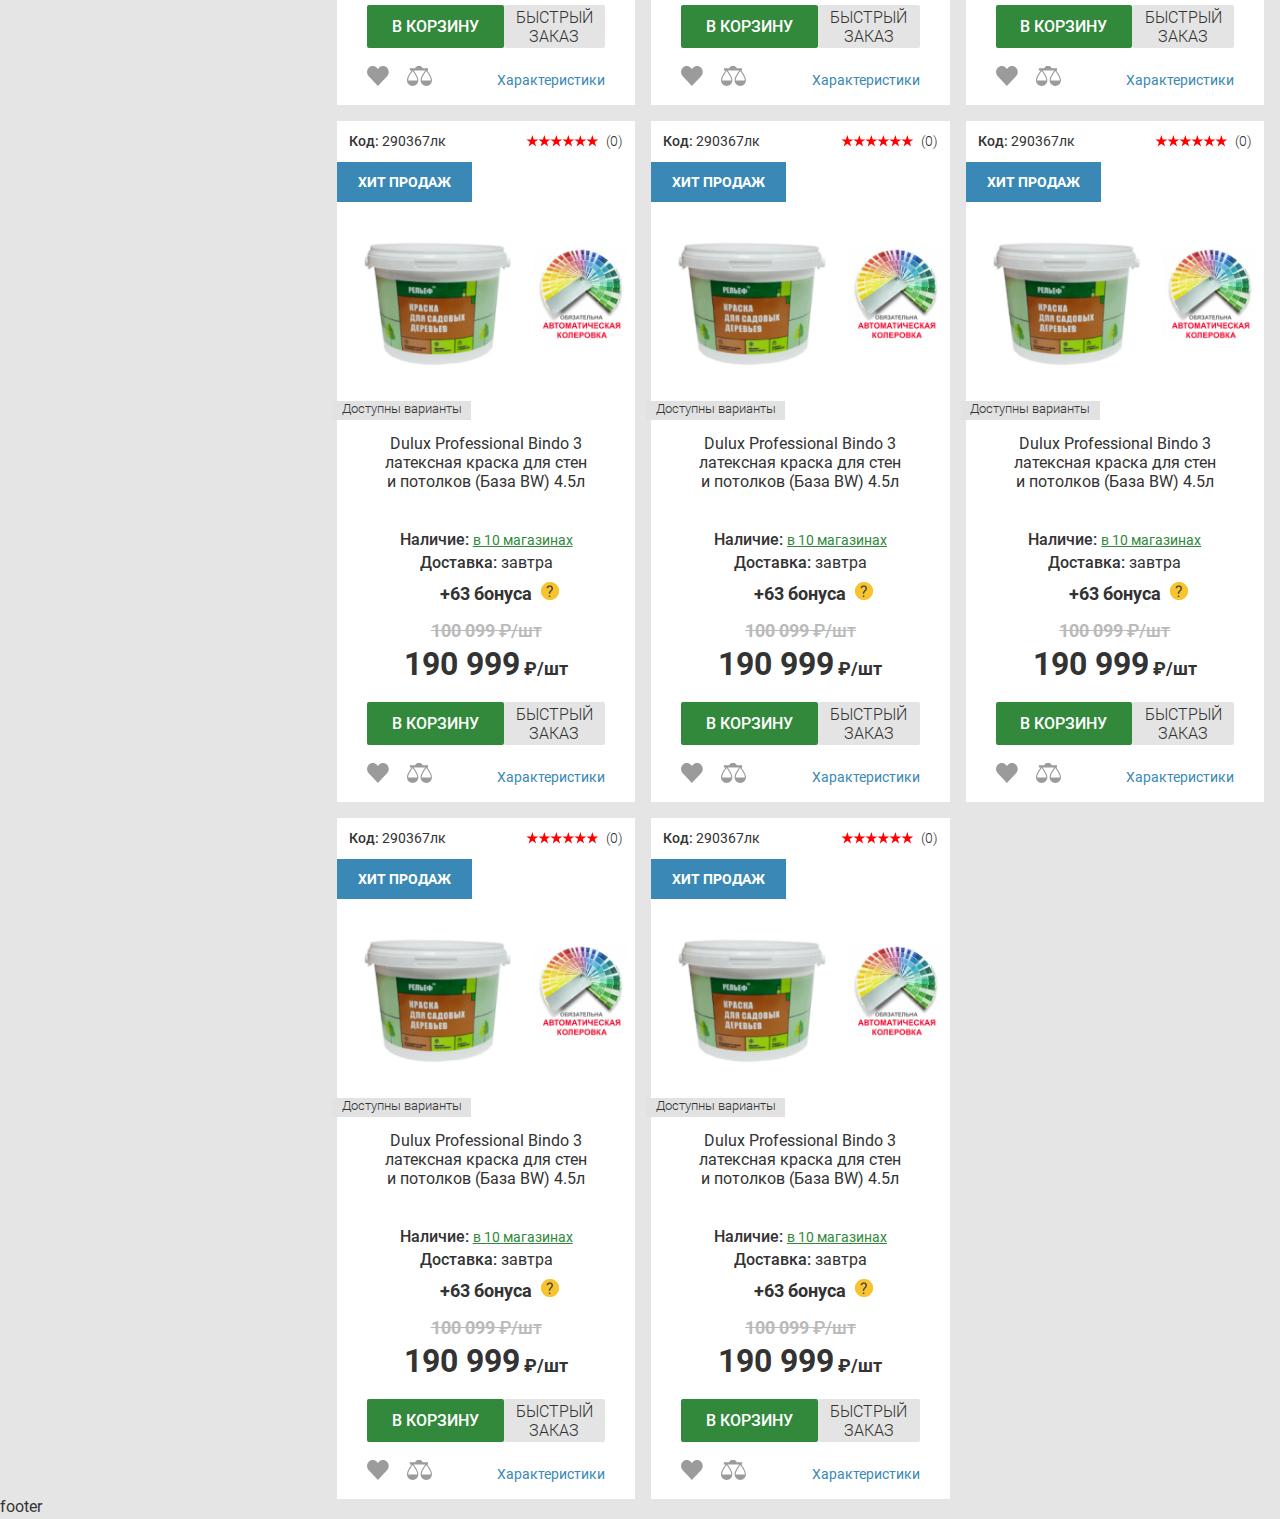
<file: catalog_tabl copy.html>
<!DOCTYPE html>
<html lang="ru">
  <head>
    <meta charset="UTF-8" />
    <meta http-equiv="X-UA-Compatible" content="IE=edge" />
    <meta name="viewport" content="width=device-width, initial-scale=1.0" />
    <link rel="stylesheet" href="css/catalog.css" />
    <link rel="stylesheet" href="css/plugins/nouislider.min.css" />
    <link rel="stylesheet" href="css/plugins/swiper-bundle.min.css" />
    <!-- <link rel="stylesheet" href="css/plugins/swiperMyStyles.css"> -->
    <script src="./js/plugins/swiper.js"></script>
    <title>Document</title>
  </head>
  <body>
    <div class="wrapper">
      <header>
        <p>header</p>
        <div class="container container__product-info">
          <div class="bx-breadcrumb">
            <div class="bx-breadcrumb-item">
              <a href="javascript:void(0);" class="breadcrumb__link">
                <span>Главная</span>
              </a>
              <i class="fa-angle-right"></i>
            </div>

            <div class="bx-breadcrumb-item bx-breadcrumb-item_mobile">
              <span class="bx-breadcrumb__more">_ _ _</span>

              <i class="fa-angle-right"></i>
            </div>

            <div class="bx-breadcrumb-item_box">
              <div class="breadcrumb__item-box breadcrumb__item-box_first">
                <a href="javascript:void(0);">Название рубрики</a>
                <svg class="cross" aria-label="">
                  <use href="./img/svg/symbol-defs.svg#cross"></use>
                </svg>
              </div>
              <div class="breadcrumb__item-box">
                <a href="javascript:void(0);">Название рубрики</a>
                <svg class="" width="9" height="16" aria-label="">
                  <use href="./img/svg/symbol-defs.svg#arrow_analog_r"></use>
                </svg>
              </div>
              <div class="breadcrumb__item-box">
                <a href="javascript:void(0);">Название рубрики</a>
                <svg class="" width="9" height="16" aria-label="">
                  <use href="./img/svg/symbol-defs.svg#arrow_analog_r"></use>
                </svg>
              </div>
              <div class="breadcrumb__item-box">
                <a href="javascript:void(0);">Название рубрики</a>
                <svg class="" width="9" height="16" aria-label="">
                  <use href="./img/svg/symbol-defs.svg#arrow_analog_r"></use>
                </svg>
              </div>
              <div class="breadcrumb__item-box">
                <a href="javascript:void(0);">Название рубрики</a>
                <svg class="" width="9" height="16" aria-label="">
                  <use href="./img/svg/symbol-defs.svg#arrow_analog_r"></use>
                </svg>
              </div>
              <div class="breadcrumb__item-box">
                <a href="javascript:void(0);">Название рубрики</a>
                <svg class="" width="9" height="16" aria-label="">
                  <use href="./img/svg/symbol-defs.svg#arrow_analog_r"></use>
                </svg>
              </div>
            </div>

            <div class="bx-breadcrumb-item _none">
              <a href="javascript:void(0);" class="breadcrumb__link">
                <span>Каталог товаров</span>
              </a>
              <i class="fa-angle-right"></i>
            </div>

            <div class="bx-breadcrumb-item _none">
              <a href="javascript:void(0);" class="breadcrumb__link">
                <span>Лакокрасочные материалы</span>
              </a>
              <i class="fa-angle-right"></i>
            </div>

            <div class="bx-breadcrumb-item _none">
              <a href="javascript:void(0);" class="breadcrumb__link">
                <span>Краски для внутренних работ</span>
              </a>
              <i class="fa-angle-right"></i>
            </div>

            <div class="bx-breadcrumb-item _none">
              <a href="javascript:void(0);" class="breadcrumb__link">
                <span>Штукатурка декоративная</span>
              </a>
              <i class="fa-angle-right"></i>
            </div>

            <div class="bx-breadcrumb-item breadcrumb__link_last">
              <a href="javascript:void(0);" class="breadcrumb__link breadcrumb__link_last">
                <span>Штукатурка декоративная Боларс Короед 2,5 мм белый 25 кг</span>
              </a>
            </div>
          </div>
        </div>
      </header>

      <main>
        <div class="container">
          <div class="product-main-title">
            <h1 class="product-main-title__text">
              Краска для садовых деревьев РЕЛЬЕФ (2.7кг) Краска для садовых деревьев РЕЛЬЕФ (2.7кг)
            </h1>
          </div>
        </div>
        <section class="catalog">
          <div class="container">
            <div class="catalog-wrapper">
              <aside class="aside">
                <form action="#">
                  <div class="aside__inner">
                    <div class="aside__item">
                      <div class="aside__top-item">
                        <div class="asid__arrow">
                          <svg class="" width="11px" height="15" aria-label="">
                            <use href="./img/svg/symbol-defs.svg#arrow_offers_r"></use>
                          </svg>
                        </div>
                        <p class="asid__title">Бренд</p>
                      </div>
                      <div class="aside__wrap">
                        <div class="aside__check-box">
                          <div class="aside__row-item">
                            <input type="checkbox" class="aside__row-input" name="brend" id="name_1" />
                            <label for="name_1" class="aside__row-label">Название пункта</label>
                          </div>
                          <div class="aside__row-item">
                            <input type="checkbox" class="aside__row-input" name="brend" id="name_2" />
                            <label for="name_2" class="aside__row-label">Название пункта</label>
                          </div>
                          <div class="aside__row-item">
                            <input type="checkbox" class="aside__row-input" name="brend" id="name_4" />
                            <label for="name_4" class="aside__row-label">Название пункта</label>
                          </div>
                          <div class="aside__row-item">
                            <input type="checkbox" class="aside__row-input" name="brend" id="name_5" />
                            <label for="name_5" class="aside__row-label">Название пункта</label>
                          </div>
                          <div class="aside__row-item">
                            <input type="checkbox" class="aside__row-input" name="brend" id="name_6" />
                            <label for="name_6" class="aside__row-label">Название пункта</label>
                          </div>
                        </div>
                        <button type="button" class="aside__more">показать ещё</button>
                      </div>
                    </div>

                    <div class="aside__item">
                      <div class="aside__top-item">
                        <div class="asid__arrow">
                          <svg class="" width="11px" height="15" aria-label="">
                            <use href="./img/svg/symbol-defs.svg#arrow_offers_r"></use>
                          </svg>
                        </div>
                        <p class="asid__title">Цена</p>
                      </div>
                      <div class="aside__wrap">
                        <div class="aside__price">
                          <div class="catalog-filters__price">
                            <div class="filter-price">
                              <label class="filter-price__label">
                                <span class="filter-price__text">от</span>
                                <input class="filter-price__input" min="100" placeholder="100" type="number" id="input-0" />
                              </label>
                              <label class="filter-price__label">
                                <span class="filter-price__text">до</span>
                                <input class="filter-price__input" max="10000" placeholder="10000" type="number" id="input-1" />
                              </label>
                            </div>
                            <div class="range" id="range-slider"></div>
                          </div>
                        </div>
                      </div>
                    </div>

                    <div class="aside__item">
                      <div class="aside__top-item">
                        <div class="asid__arrow">
                          <svg class="" width="11px" height="15" aria-label="">
                            <use href="./img/svg/symbol-defs.svg#arrow_offers_r"></use>
                          </svg>
                        </div>
                        <p class="asid__title">Страна производителя</p>
                      </div>
                      <div class="aside__wrap">
                        <div class="aside__check-box">
                          <div class="aside__row-item">
                            <input type="checkbox" class="aside__row-input" name="countrie" id="name_21" />
                            <label for="name_21" class="aside__row-label">Название пункта</label>
                          </div>
                          <div class="aside__row-item">
                            <input type="checkbox" class="aside__row-input" name="countrie" id="name_22" />
                            <label for="name_22" class="aside__row-label">Название пункта</label>
                          </div>
                          <div class="aside__row-item">
                            <input type="checkbox" class="aside__row-input" name="countrie" id="name_23" />
                            <label for="name_23" class="aside__row-label">Название пункта</label>
                          </div>
                          <div class="aside__row-item">
                            <input type="checkbox" class="aside__row-input" name="countrie" id="name_24" />
                            <label for="name_24" class="aside__row-label">Название пункта</label>
                          </div>
                          <div class="aside__row-item">
                            <input type="checkbox" class="aside__row-input" name="countrie" id="name_25" />
                            <label for="name_25" class="aside__row-label">Название пункта</label>
                          </div>
                        </div>

                        <button type="button" class="aside__more">показать ещё</button>
                      </div>
                    </div>

                    <div class="aside__item">
                      <div class="aside__top-item active">
                        <div class="asid__arrow">
                          <svg class="" width="11px" height="15" aria-label="">
                            <use href="./img/svg/symbol-defs.svg#arrow_offers_r"></use>
                          </svg>
                        </div>
                        <p class="asid__title">Выбор цвета</p>
                      </div>
                      <div class="aside__wrap">
                        <div class="aside__check-box aside__color-box">
                          <div class="aside__color-item">
                            <input type="checkbox" class="aside__color-input" name="color" id="color_31" />
                            <label for="color_31" class="aside__color-label">под колеровку (без цвета)</label>
                          </div>
                          <div class="aside__color-item">
                            <input type="checkbox" class="aside__color-input" name="color" id="color_32" />
                            <label for="color_32" class="aside__color-label">бесцветный</label>
                          </div>
                          <div class="aside__color-item">
                            <input type="checkbox" class="aside__color-input" name="color" id="color_33" />
                            <label for="color_33" class="aside__color-label red">красный</label>
                          </div>
                          <div class="aside__color-item">
                            <input type="checkbox" class="aside__color-input" name="color" id="medniy" />
                            <label for="medniy" class="aside__color-label medniy">медный</label>
                          </div>
                          <div class="aside__color-item">
                            <input type="checkbox" class="aside__color-input" name="color" id="color_34" />
                            <label for="color_34" class="aside__color-label red">красный</label>
                          </div>
                          <div class="aside__color-item">
                            <input type="checkbox" class="aside__color-input" name="color" id="color_35" />
                            <label for="color_35" class="aside__color-label medniy">медный</label>
                          </div>
                          <div class="aside__color-item">
                            <input type="checkbox" class="aside__color-input" name="color" id="color_36" />
                            <label for="color_36" class="aside__color-label red">красный</label>
                          </div>
                        </div>

                        <button type="button" class="aside__more">показать ещё</button>
                      </div>
                    </div>

                    <div class="aside__item">
                      <div class="aside__top-item">
                        <div class="asid__arrow">
                          <svg class="" width="11px" height="15" aria-label="">
                            <use href="./img/svg/symbol-defs.svg#arrow_offers_r"></use>
                          </svg>
                        </div>
                        <p class="asid__title">Страна производителя</p>
                      </div>
                      <div class="aside__wrap">
                        <div class="aside__check-box">
                          <div class="aside__row-item">
                            <input type="checkbox" class="aside__row-input" name="countrie" id="name_41" />
                            <label for="name_41" class="aside__row-label">Название пункта</label>
                          </div>
                          <div class="aside__row-item">
                            <input type="checkbox" class="aside__row-input" name="countrie" id="name_42" />
                            <label for="name_42" class="aside__row-label">Название пункта</label>
                          </div>
                          <div class="aside__row-item">
                            <input type="checkbox" class="aside__row-input" name="countrie" id="name_43" />
                            <label for="name_43" class="aside__row-label">Название пункта</label>
                          </div>
                          <div class="aside__row-item">
                            <input type="checkbox" class="aside__row-input" name="countrie" id="name_44" />
                            <label for="name_44" class="aside__row-label">Название пункта</label>
                          </div>
                          <div class="aside__row-item">
                            <input type="checkbox" class="aside__row-input" name="countrie" id="name_45" />
                            <label for="name_45" class="aside__row-label">Название пункта</label>
                          </div>
                        </div>

                        <button type="button" class="aside__more">показать ещё</button>
                      </div>
                    </div>

                    <div class="aside__item">
                      <div class="aside__top-item">
                        <div class="asid__arrow">
                          <svg class="" width="11px" height="15" aria-label="">
                            <use href="./img/svg/symbol-defs.svg#arrow_offers_r"></use>
                          </svg>
                        </div>
                        <p class="asid__title">Страна производителя</p>
                      </div>
                      <div class="aside__wrap">
                        <div class="aside__check-box">
                          <div class="aside__row-item">
                            <input type="checkbox" class="aside__row-input" name="countrie" id="name_51" />
                            <label for="name_51" class="aside__row-label">Название пункта</label>
                          </div>
                          <div class="aside__row-item">
                            <input type="checkbox" class="aside__row-input" name="countrie" id="name_52" />
                            <label for="name_52" class="aside__row-label">Название пункта</label>
                          </div>
                          <div class="aside__row-item">
                            <input type="checkbox" class="aside__row-input" name="countrie" id="name_53" />
                            <label for="name_53" class="aside__row-label">Название пункта</label>
                          </div>
                          <div class="aside__row-item">
                            <input type="checkbox" class="aside__row-input" name="countrie" id="name_54" />
                            <label for="name_54" class="aside__row-label">Название пункта</label>
                          </div>
                          <div class="aside__row-item">
                            <input type="checkbox" class="aside__row-input" name="countrie" id="name_55" />
                            <label for="name_55" class="aside__row-label">Название пункта</label>
                          </div>
                        </div>

                        <button type="button" class="aside__more">показать ещё</button>
                      </div>
                    </div>

                    <div class="aside__item">
                      <div class="aside__top-item">
                        <div class="asid__arrow">
                          <svg class="" width="11px" height="15" aria-label="">
                            <use href="./img/svg/symbol-defs.svg#arrow_offers_r"></use>
                          </svg>
                        </div>
                        <p class="asid__title">Страна производителя</p>
                      </div>
                      <div class="aside__wrap">
                        <div class="aside__check-box">
                          <div class="aside__row-item">
                            <input type="checkbox" class="aside__row-input" name="countrie" id="name_61" />
                            <label for="name_61" class="aside__row-label">Название пункта</label>
                          </div>
                          <div class="aside__row-item">
                            <input type="checkbox" class="aside__row-input" name="countrie" id="name_62" />
                            <label for="name_62" class="aside__row-label">Название пункта</label>
                          </div>
                          <div class="aside__row-item">
                            <input type="checkbox" class="aside__row-input" name="countrie" id="name_63" />
                            <label for="name_63" class="aside__row-label">Название пункта</label>
                          </div>
                        </div>

                        <button type="button" class="aside__more">показать ещё</button>
                      </div>
                    </div>

                    <div class="aside__item">
                      <div class="aside__top-item">
                        <div class="asid__arrow">
                          <svg class="" width="11px" height="15" aria-label="">
                            <use href="./img/svg/symbol-defs.svg#arrow_offers_r"></use>
                          </svg>
                        </div>
                        <p class="asid__title">Страна производителя</p>
                      </div>
                      <div class="aside__wrap">
                        <div class="aside__check-box">
                          <div class="aside__row-item">
                            <input type="checkbox" class="aside__row-input" name="countrie" id="name_71" />
                            <label for="name_71" class="aside__row-label">Название пункта</label>
                          </div>
                          <div class="aside__row-item">
                            <input type="checkbox" class="aside__row-input" name="countrie" id="name_72" />
                            <label for="name_21" class="aside__row-label">Название пункта</label>
                          </div>
                        </div>

                        <button type="button" class="aside__more">показать ещё</button>
                      </div>
                    </div>

                    <div class="aside__item">
                      <div class="aside__top-item">
                        <div class="asid__arrow">
                          <svg class="" width="11px" height="15" aria-label="">
                            <use href="./img/svg/symbol-defs.svg#arrow_offers_r"></use>
                          </svg>
                        </div>
                        <p class="asid__title">Страна производителя</p>
                      </div>
                      <div class="aside__wrap">
                        <div class="aside__check-box">
                          <div class="aside__row-item">
                            <input type="checkbox" class="aside__row-input" name="countrie" id="name_81" />
                            <label for="name_81" class="aside__row-label">Название пункта</label>
                          </div>
                        </div>

                        <button type="button" class="aside__more">показать ещё</button>
                      </div>
                    </div>

                    <div class="aside__item">
                      <div class="aside__top-item">
                        <div class="asid__arrow">
                          <svg class="" width="11px" height="15" aria-label="">
                            <use href="./img/svg/symbol-defs.svg#arrow_offers_r"></use>
                          </svg>
                        </div>
                        <p class="asid__title">Страна производителя</p>
                      </div>
                      <div class="aside__wrap">
                        <div class="aside__check-box">
                          <div class="aside__row-item">
                            <input type="checkbox" class="aside__row-input" name="countrie" id="name_91" />
                            <label for="name_91" class="aside__row-label">Название пункта</label>
                          </div>
                        </div>

                        <button type="button" class="aside__more">показать ещё</button>
                      </div>
                    </div>

                    <div class="aside__item">
                      <div class="aside__top-item">
                        <div class="asid__arrow">
                          <svg class="" width="11px" height="15" aria-label="">
                            <use href="./img/svg/symbol-defs.svg#arrow_offers_r"></use>
                          </svg>
                        </div>
                        <p class="asid__title">Страна производителя</p>
                      </div>
                      <div class="aside__wrap">
                        <div class="aside__check-box">
                          <div class="aside__row-item">
                            <input type="checkbox" class="aside__row-input" name="countrie" id="name_111" />
                            <label for="name_111" class="aside__row-label">Название пункта</label>
                          </div>
                        </div>

                        <button type="button" class="aside__more">показать ещё</button>
                      </div>
                    </div>

                    <div class="aside__item">
                      <div class="aside__top-item">
                        <div class="asid__arrow">
                          <svg class="" width="11px" height="15" aria-label="">
                            <use href="./img/svg/symbol-defs.svg#arrow_offers_r"></use>
                          </svg>
                        </div>
                        <p class="asid__title">Страна производителя</p>
                      </div>
                      <div class="aside__wrap">
                        <div class="aside__check-box">
                          <div class="aside__row-item">
                            <input type="checkbox" class="aside__row-input" name="countrie" id="name_112" />
                            <label for="name_112" class="aside__row-label">Название пункта</label>
                          </div>
                        </div>

                        <button type="button" class="aside__more">показать ещё</button>
                      </div>
                    </div>

                    <div class="aside__item">
                      <div class="aside__top-item">
                        <div class="asid__arrow">
                          <svg class="" width="11px" height="15" aria-label="">
                            <use href="./img/svg/symbol-defs.svg#arrow_offers_r"></use>
                          </svg>
                        </div>
                        <p class="asid__title">
                          Высокий рейтинг
                          <span class="info-icon">
                            <svg class="" width="18" height="18" aria-label="">
                              <use href="./img/svg/symbol-defs.svg#info"></use>
                            </svg>
                            <span class="info-box"> 4 или 5 звезд</span>
                          </span>
                        </p>
                      </div>
                      <div class="aside__wrap">
                        <div class="aside__check-box">
                          <div class="aside__row-item">
                            <input type="checkbox" class="aside__row-input" name="countrie" id="name_113" />
                            <label for="name_113" class="aside__row-label">Название пункта</label>
                          </div>
                        </div>

                        <button type="button" class="aside__more">показать ещё</button>
                      </div>
                    </div>
                  </div>
                  <div class="aside__buttons">
                    <button type="submit" class="aside__more_all">показать</button>
                    <button type="reset" class="aside__reset">Сбросить фильтр</button>
                  </div>
                </form>
              </aside>

              <div class="product">
                <div class="product-chapter">
                  <div class="product-chapter__box default-box">
                    <div class="product-chapter__item default">
                      <!-- default -->
                      <a href="javascript:void(0);" class="product-chapter__link">Латексная краска для стен и потолков</a>
                    </div>

                    <div class="product-chapter__item default">
                      <a href="javascript:void(0);" class="product-chapter__link">Латексная краска для стен и потолков</a>
                    </div>

                    <div class="product-chapter__item default">
                      <a href="javascript:void(0);" class="product-chapter__link">Латексная краска для стен и потолков</a>
                    </div>

                    <div class="product-chapter__item default">
                      <a href="javascript:void(0);" class="product-chapter__link">Латексная краска для стен и потолков</a>
                    </div>

                    <div class="product-chapter__item default">
                      <a href="javascript:void(0);" class="product-chapter__link">Латексная краска для стен и потолков</a>
                    </div>

                    <div class="product-chapter__item default">
                      <a href="javascript:void(0);" class="product-chapter__link">Латексная краска для стен и потолков</a>
                    </div>

                    <div class="product-chapter__item default">
                      <a href="javascript:void(0);" class="product-chapter__link">Латексная краска для стен и потолков</a>
                    </div>

                    <div class="product-chapter__item default">
                      <a href="javascript:void(0);" class="product-chapter__link">Латексная краска для стен и потолков</a>
                    </div>

                    <div class="product-chapter__item default">
                      <a href="javascript:void(0);" class="product-chapter__link">Латексная краска для стен и потолков</a>
                    </div>

                    <div class="product-chapter__item default">
                      <a href="javascript:void(0);" class="product-chapter__link">Латексная краска для стен и потолков</a>
                    </div>

                    <div class="product-chapter__item default">
                      <a href="javascript:void(0);" class="product-chapter__link">Латексная краска для стен и потолков</a>
                    </div>

                    <div class="product-chapter__item default">
                      <a href="javascript:void(0);" class="product-chapter__link">Латексная краска для стен и потолков</a>
                    </div>

                    <div class="product-chapter__item default js-more-item js-hidden-item default_more">
                      <a href="javascript:void(0);" class="product-chapter__link product-chapter__link_more">Показать ещё</a>
                    </div>
                  </div>

                  <!-- <button type="button" class="aside__more_all">показать</button> -->
                </div>
                <div class="product-filter">
                  <form action="#" class="product-filter__form">
                    <div class="open-filters">
                      <span class="icon-filter">
                        <svg class="" width="16" height="14" aria-label="">
                          <use href="./img/svg/symbol-defs.svg#voronka"></use>
                        </svg>
                      </span>
                      <span class="open-filters_text">Фильтр</span>
                      <span class="icon-arrow">
                        <svg class="" width="6" height="12" aria-label="">
                          <use href="./img/svg/symbol-defs.svg#arrow_analog_r"></use>
                        </svg>
                      </span>
                    </div>
                    <div class="product-filter__name">Сортировать по:</div>
                    <div class="product-filter__select-box">
                      <select name="sort_by_1" id="sort_1" class="product-filte__select">
                        <option value="">name 1</option>
                        <option value="">name 2</option>
                        <option value="">name 3</option>
                        <option value="">name 4</option>
                      </select>
                    </div>

                    <div class="product-filter__name">Отображать по:</div>
                    <div class="product-filter__select-box2">
                      <select name="sort_count" id="sort_2" class="product-filte__select_quntity">
                        <option value="">10</option>
                        <option value="">20</option>
                        <option value="">30</option>
                        <option value="">40</option>
                      </select>
                    </div>
                    <div class="product-filte__card row">
                      <a href="./catalog_row.html">
                        <svg class="direction_card" aria-label="">
                          <use href="./img/svg/symbol-defs.svg#row_card"></use>
                        </svg>
                      </a>
                    </div>
                    <div class="product-filte__card tabl active">
                      <a href="">
                        <svg class="direction_card active" aria-label="">
                          <use href="./img/svg/symbol-defs.svg#tabl_card"></use>
                        </svg>
                      </a>
                    </div>
                    <div class="product-filte__pagination">
                      <ul class="filter-pagination__list">
                        <li class="filter-pagination__item">
                          <a href="javascript:void(0);">
                            <svg class=" " width="5" height="10" aria-label="">
                              <use href="./img/svg/symbol-defs.svg#arrow_analog_l"></use>
                            </svg>
                          </a>
                        </li>
                        <li class="filter-pagination__item active">
                          <a href="javascript:void(0);">1</a>
                        </li>
                        <li class="filter-pagination__item"><a href="javascript:void(0);">2</a></li>
                        <li class="filter-pagination__item"><a href="javascript:void(0);">3</a></li>
                        <li class="filter-pagination__item"><a href="javascript:void(0);">4</a></li>
                        <li class="filter-pagination__item">
                          <a href="javascript:void(0);"><span>...</span></a>
                        </li>
                        <li class="filter-pagination__item"><a href="javascript:void(0);">24</a></li>
                        <li class="filter-pagination__item">
                          <a href="javascript:void(0);">
                            <svg class=" " width="5" height="10" aria-label="">
                              <use href="./img/svg/symbol-defs.svg#arrow_analog_r"></use>
                            </svg>
                          </a>
                        </li>
                      </ul>
                    </div>
                  </form>
                </div>
                <div class="product-item">
                  <div class="product-item__card">
                    <div class="product-item__wrap_1">
                      <div>
                        <div class="product-item__options">
                          <p class="product-item__article">Код: <span>290367лк</span></p>
                        </div>

                        <div class="product-item__img">
                          <a href="./product_details.html" class="link__detaile-prod_vertical"></a>
                          <div class="product-item__inner-img">
                            <picture>
                              <source srcset="./img/prod_photo/big_photo.webp" type="image/webp" />
                              <img src="./img/prod_photo/big_photo.jpg" alt="" class="card__img" />
                            </picture>
                          </div>

                          <div class="product-item__inner-img2">
                            <picture>
                              <img src="./img/prod_photo/palitra.jpg" alt="" class="card_img2" />
                            </picture>
                          </div>
                          <p class="product-item__choice">Доступны варианты</p>
                        </div>

                        <div class="product__img-shild">
                          <p class="product__img-shild_text">ХИТ ПРОДАЖ</p>
                        </div>

                        <div class="product__reiting">
                          <svg class="reiting__star active" width="12" height="12" aria-label="">
                            <use href="./img/svg/symbol-defs.svg#star"></use>
                          </svg>
                          <svg class="reiting__star active" width="12" height="12" aria-label="">
                            <use href="./img/svg/symbol-defs.svg#star"></use>
                          </svg>
                          <svg class="reiting__star active" width="12" height="12" aria-label="">
                            <use href="./img/svg/symbol-defs.svg#star"></use>
                          </svg>
                          <svg class="reiting__star active" width="12" height="12" aria-label="">
                            <use href="./img/svg/symbol-defs.svg#star"></use>
                          </svg>
                          <svg class="reiting__star active" width="12" height="12" aria-label="">
                            <use href="./img/svg/symbol-defs.svg#star"></use>
                          </svg>
                          <svg class="reiting__star active" width="12" height="12" aria-label="">
                            <use href="./img/svg/symbol-defs.svg#star"></use>
                          </svg>

                          <span class="count_stars">(0)</span>
                        </div>
                      </div>

                      <div>
                        <a href="./product_details.html" class="product-item__title-card">
                          Dulux Professional Bindo 3 латексная краска для стен и потолков (База BW) 4.5л
                        </a>
                        <div class="product-item__direct-price">
                          <div class="product-item__dop-info">
                            <div class="product-item__stocks">
                              <p class="tab__stock">Наличие: <span class="tab__stock_green">в 10 магазинах</span></p>
                              <p class="tab__text">Доставка: <span>завтра</span></p>
                            </div>

                            <div class="product-bonus">
                              <p class="product-bonus__sum">+63 бонуса</p>
                              <div class="prompt-holder">
                                <span class="prompt-info">
                                  <svg class="" width="18" height="18" aria-label="">
                                    <use href="./img/svg/symbol-defs.svg#info"></use>
                                  </svg>
                                </span>
                              </div>
                              <div class="prompt-info_bonus">
                                <p class="prompt-bonus_points">+903 бонуса</p>
                                <p class="prompt-text_bonus">по Клубной программе Ордер</p>
                                <p class="prompt-bonus_points">+451.5 бонус</p>
                                <p class="prompt-text_bonus">по акции "В 1.5 раза больше бонусов при заказе на сайте"</p>
                                <p class="prompt-text_bonus">
                                  Сумма бонусов для владельцев белых карт и карт Новосел отличается от указанной и будет
                                  отображена после авторизации.
                                </p>
                                <p class="prompt-text_bonus">Акционные бонусы начисляются в течении суток после оплаты товара.</p>
                                <a href="javascript:void(0);" class="prompt-bonus_link">Подробности акции</a>
                              </div>
                            </div>
                          </div>

                          <div>
                            <p class="product-item__price_old"><span>100 099</span> ₽/шт</p>
                            <p class="product-item__price"><span>190 999</span> ₽/шт</p>
                          </div>
                        </div>
                      </div>
                    </div>

                    <div class="product-item__wrap_2">
                      <div class="product-item__btn-wrap">
                        <button class="product-offers__btnbasket">В корзину</button>
                        <button class="product-offers__fast-btn">быстрый заказ</button>
                      </div>

                      <div class="product-offers__options-icon">
                        <div class="product-offers__options-icons">
                          <a class="product-offers__heart" href="javascript:void(0);">
                            <svg class="options-icon" width="22" height="20" aria-label="">
                              <use href="./img/svg/symbol-defs.svg#heart"></use>
                            </svg>
                          </a>
                          <a class="product-offers__comparison" href="javascript:void(0);">
                            <svg class="options-icon" width="25" height="20" aria-label="">
                              <use href="./img/svg/symbol-defs.svg#comparison"></use>
                            </svg>
                          </a>
                        </div>
                        <a href="javascript:void(0);" class="product-offers__link js-open-feature">Характеристики</a>
                      </div>
                    </div>
                  </div>
                  <div class="product-item__card">
                    <div class="product-item__wrap_1">
                      <div>
                        <div class="product-item__options">
                          <p class="product-item__article">Код: <span>290367лк</span></p>
                        </div>

                        <div class="product-item__img">
                          <a href="./product_details.html" class="link__detaile-prod_vertical"></a>
                          <div class="product-item__inner-img">
                            <picture>
                              <source srcset="./img/prod_photo/big_photo.webp" type="image/webp" />
                              <img src="./img/prod_photo/big_photo.jpg" alt="" class="card__img" />
                            </picture>
                          </div>

                          <div class="product-item__inner-img2">
                            <picture>
                              <img src="./img/prod_photo/palitra.jpg" alt="" class="card_img2" />
                            </picture>
                          </div>
                          <p class="product-item__choice">Доступны варианты</p>
                        </div>

                        <div class="product__img-shild">
                          <p class="product__img-shild_text">ХИТ ПРОДАЖ</p>
                        </div>

                        <div class="product__reiting">
                          <svg class="reiting__star active" width="12" height="12" aria-label="">
                            <use href="./img/svg/symbol-defs.svg#star"></use>
                          </svg>
                          <svg class="reiting__star active" width="12" height="12" aria-label="">
                            <use href="./img/svg/symbol-defs.svg#star"></use>
                          </svg>
                          <svg class="reiting__star active" width="12" height="12" aria-label="">
                            <use href="./img/svg/symbol-defs.svg#star"></use>
                          </svg>
                          <svg class="reiting__star active" width="12" height="12" aria-label="">
                            <use href="./img/svg/symbol-defs.svg#star"></use>
                          </svg>
                          <svg class="reiting__star active" width="12" height="12" aria-label="">
                            <use href="./img/svg/symbol-defs.svg#star"></use>
                          </svg>
                          <svg class="reiting__star active" width="12" height="12" aria-label="">
                            <use href="./img/svg/symbol-defs.svg#star"></use>
                          </svg>

                          <span class="count_stars">(0)</span>
                        </div>
                      </div>

                      <div>
                        <a href="./product_details.html" class="product-item__title-card">
                          Dulux Professional Bindo 3 латексная краска для стен и потолков (База BW) 4.5л
                        </a>
                        <div class="product-item__direct-price">
                          <div class="product-item__dop-info">
                            <div class="product-item__stocks">
                              <p class="tab__stock">Наличие: <span class="tab__stock_green">в 10 магазинах</span></p>
                              <p class="tab__text">Доставка: <span>завтра</span></p>
                            </div>

                            <div class="product-bonus">
                              <p class="product-bonus__sum">+63 бонуса</p>
                              <div class="prompt-holder">
                                <span class="prompt-info">
                                  <svg class="" width="18" height="18" aria-label="">
                                    <use href="./img/svg/symbol-defs.svg#info"></use>
                                  </svg>
                                </span>
                              </div>
                              <div class="prompt-info_bonus">
                                <p class="prompt-bonus_points">+903 бонуса</p>
                                <p class="prompt-text_bonus">по Клубной программе Ордер</p>
                                <p class="prompt-bonus_points">+451.5 бонус</p>
                                <p class="prompt-text_bonus">по акции "В 1.5 раза больше бонусов при заказе на сайте"</p>
                                <p class="prompt-text_bonus">
                                  Сумма бонусов для владельцев белых карт и карт Новосел отличается от указанной и будет
                                  отображена после авторизации.
                                </p>
                                <p class="prompt-text_bonus">Акционные бонусы начисляются в течении суток после оплаты товара.</p>
                                <a href="javascript:void(0);" class="prompt-bonus_link">Подробности акции</a>
                              </div>
                            </div>
                          </div>

                          <div>
                            <p class="product-item__price_old"><span>100 099</span> ₽/шт</p>
                            <p class="product-item__price"><span>190 999</span> ₽/шт</p>
                          </div>
                        </div>
                      </div>
                    </div>

                    <div class="product-item__wrap_2">
                      <div class="product-item__btn-wrap">
                        <button class="product-offers__btnbasket">В корзину</button>
                        <button class="product-offers__fast-btn">быстрый заказ</button>
                      </div>

                      <div class="product-offers__options-icon">
                        <div class="product-offers__options-icons">
                          <a class="product-offers__heart" href="javascript:void(0);">
                            <svg class="options-icon" width="22" height="20" aria-label="">
                              <use href="./img/svg/symbol-defs.svg#heart"></use>
                            </svg>
                          </a>
                          <a class="product-offers__comparison" href="javascript:void(0);">
                            <svg class="options-icon" width="25" height="20" aria-label="">
                              <use href="./img/svg/symbol-defs.svg#comparison"></use>
                            </svg>
                          </a>
                        </div>
                        <a href="javascript:void(0);" class="product-offers__link js-open-feature">Характеристики</a>
                      </div>
                    </div>
                  </div>
                  <div class="product-item__card">
                    <div class="product-item__wrap_1">
                      <div>
                        <div class="product-item__options">
                          <p class="product-item__article">Код: <span>290367лк</span></p>
                        </div>

                        <div class="product-item__img">
                          <a href="./product_details.html" class="link__detaile-prod_vertical"></a>
                          <div class="product-item__inner-img">
                            <picture>
                              <source srcset="./img/prod_photo/big_photo.webp" type="image/webp" />
                              <img src="./img/prod_photo/big_photo.jpg" alt="" class="card__img" />
                            </picture>
                          </div>

                          <div class="product-item__inner-img2">
                            <picture>
                              <img src="./img/prod_photo/palitra.jpg" alt="" class="card_img2" />
                            </picture>
                          </div>
                          <p class="product-item__choice">Доступны варианты</p>
                        </div>

                        <div class="product__img-shild">
                          <p class="product__img-shild_text">ХИТ ПРОДАЖ</p>
                        </div>

                        <div class="product__reiting">
                          <svg class="reiting__star active" width="12" height="12" aria-label="">
                            <use href="./img/svg/symbol-defs.svg#star"></use>
                          </svg>
                          <svg class="reiting__star active" width="12" height="12" aria-label="">
                            <use href="./img/svg/symbol-defs.svg#star"></use>
                          </svg>
                          <svg class="reiting__star active" width="12" height="12" aria-label="">
                            <use href="./img/svg/symbol-defs.svg#star"></use>
                          </svg>
                          <svg class="reiting__star active" width="12" height="12" aria-label="">
                            <use href="./img/svg/symbol-defs.svg#star"></use>
                          </svg>
                          <svg class="reiting__star active" width="12" height="12" aria-label="">
                            <use href="./img/svg/symbol-defs.svg#star"></use>
                          </svg>
                          <svg class="reiting__star active" width="12" height="12" aria-label="">
                            <use href="./img/svg/symbol-defs.svg#star"></use>
                          </svg>

                          <span class="count_stars">(0)</span>
                        </div>
                      </div>

                      <div>
                        <a href="./product_details.html" class="product-item__title-card">
                          Dulux Professional Bindo 3 латексная краска для стен и потолков (База BW) 4.5л
                        </a>
                        <div class="product-item__direct-price">
                          <div class="product-item__dop-info">
                            <div class="product-item__stocks">
                              <p class="tab__stock">Наличие: <span class="tab__stock_green">в 10 магазинах</span></p>
                              <p class="tab__text">Доставка: <span>завтра</span></p>
                            </div>

                            <div class="product-bonus">
                              <p class="product-bonus__sum">+63 бонуса</p>
                              <div class="prompt-holder">
                                <span class="prompt-info">
                                  <svg class="" width="18" height="18" aria-label="">
                                    <use href="./img/svg/symbol-defs.svg#info"></use>
                                  </svg>
                                </span>
                              </div>
                              <div class="prompt-info_bonus">
                                <p class="prompt-bonus_points">+903 бонуса</p>
                                <p class="prompt-text_bonus">по Клубной программе Ордер</p>
                                <p class="prompt-bonus_points">+451.5 бонус</p>
                                <p class="prompt-text_bonus">по акции "В 1.5 раза больше бонусов при заказе на сайте"</p>
                                <p class="prompt-text_bonus">
                                  Сумма бонусов для владельцев белых карт и карт Новосел отличается от указанной и будет
                                  отображена после авторизации.
                                </p>
                                <p class="prompt-text_bonus">Акционные бонусы начисляются в течении суток после оплаты товара.</p>
                                <a href="javascript:void(0);" class="prompt-bonus_link">Подробности акции</a>
                              </div>
                            </div>
                          </div>

                          <div>
                            <p class="product-item__price_old"><span>100 099</span> ₽/шт</p>
                            <p class="product-item__price"><span>190 999</span> ₽/шт</p>
                          </div>
                        </div>
                      </div>
                    </div>

                    <div class="product-item__wrap_2">
                      <div class="product-item__btn-wrap">
                        <button class="product-offers__btnbasket">В корзину</button>
                        <button class="product-offers__fast-btn">быстрый заказ</button>
                      </div>

                      <div class="product-offers__options-icon">
                        <div class="product-offers__options-icons">
                          <a class="product-offers__heart" href="javascript:void(0);">
                            <svg class="options-icon" width="22" height="20" aria-label="">
                              <use href="./img/svg/symbol-defs.svg#heart"></use>
                            </svg>
                          </a>
                          <a class="product-offers__comparison" href="javascript:void(0);">
                            <svg class="options-icon" width="25" height="20" aria-label="">
                              <use href="./img/svg/symbol-defs.svg#comparison"></use>
                            </svg>
                          </a>
                        </div>
                        <a href="javascript:void(0);" class="product-offers__link js-open-feature">Характеристики</a>
                      </div>
                    </div>
                  </div>
                  <div class="product-item__card">
                    <div class="product-item__wrap_1">
                      <div>
                        <div class="product-item__options">
                          <p class="product-item__article">Код: <span>290367лк</span></p>
                        </div>

                        <div class="product-item__img">
                          <a href="./product_details.html" class="link__detaile-prod_vertical"></a>
                          <div class="product-item__inner-img">
                            <picture>
                              <source srcset="./img/prod_photo/big_photo.webp" type="image/webp" />
                              <img src="./img/prod_photo/big_photo.jpg" alt="" class="card__img" />
                            </picture>
                          </div>

                          <div class="product-item__inner-img2">
                            <picture>
                              <img src="./img/prod_photo/palitra.jpg" alt="" class="card_img2" />
                            </picture>
                          </div>
                          <p class="product-item__choice">Доступны варианты</p>
                        </div>

                        <div class="product__img-shild">
                          <p class="product__img-shild_text">ХИТ ПРОДАЖ</p>
                        </div>

                        <div class="product__reiting">
                          <svg class="reiting__star active" width="12" height="12" aria-label="">
                            <use href="./img/svg/symbol-defs.svg#star"></use>
                          </svg>
                          <svg class="reiting__star active" width="12" height="12" aria-label="">
                            <use href="./img/svg/symbol-defs.svg#star"></use>
                          </svg>
                          <svg class="reiting__star active" width="12" height="12" aria-label="">
                            <use href="./img/svg/symbol-defs.svg#star"></use>
                          </svg>
                          <svg class="reiting__star active" width="12" height="12" aria-label="">
                            <use href="./img/svg/symbol-defs.svg#star"></use>
                          </svg>
                          <svg class="reiting__star active" width="12" height="12" aria-label="">
                            <use href="./img/svg/symbol-defs.svg#star"></use>
                          </svg>
                          <svg class="reiting__star active" width="12" height="12" aria-label="">
                            <use href="./img/svg/symbol-defs.svg#star"></use>
                          </svg>

                          <span class="count_stars">(0)</span>
                        </div>
                      </div>

                      <div>
                        <a href="./product_details.html" class="product-item__title-card">
                          Dulux Professional Bindo 3 латексная краска для стен и потолков (База BW) 4.5л
                        </a>
                        <div class="product-item__direct-price">
                          <div class="product-item__dop-info">
                            <div class="product-item__stocks">
                              <p class="tab__stock">Наличие: <span class="tab__stock_green">в 10 магазинах</span></p>
                              <p class="tab__text">Доставка: <span>завтра</span></p>
                            </div>

                            <div class="product-bonus">
                              <p class="product-bonus__sum">+63 бонуса</p>
                              <div class="prompt-holder">
                                <span class="prompt-info">
                                  <svg class="" width="18" height="18" aria-label="">
                                    <use href="./img/svg/symbol-defs.svg#info"></use>
                                  </svg>
                                </span>
                              </div>
                              <div class="prompt-info_bonus">
                                <p class="prompt-bonus_points">+903 бонуса</p>
                                <p class="prompt-text_bonus">по Клубной программе Ордер</p>
                                <p class="prompt-bonus_points">+451.5 бонус</p>
                                <p class="prompt-text_bonus">по акции "В 1.5 раза больше бонусов при заказе на сайте"</p>
                                <p class="prompt-text_bonus">
                                  Сумма бонусов для владельцев белых карт и карт Новосел отличается от указанной и будет
                                  отображена после авторизации.
                                </p>
                                <p class="prompt-text_bonus">Акционные бонусы начисляются в течении суток после оплаты товара.</p>
                                <a href="javascript:void(0);" class="prompt-bonus_link">Подробности акции</a>
                              </div>
                            </div>
                          </div>

                          <div>
                            <p class="product-item__price_old"><span>100 099</span> ₽/шт</p>
                            <p class="product-item__price"><span>190 999</span> ₽/шт</p>
                          </div>
                        </div>
                      </div>
                    </div>

                    <div class="product-item__wrap_2">
                      <div class="product-item__btn-wrap">
                        <button class="product-offers__btnbasket">В корзину</button>
                        <button class="product-offers__fast-btn">быстрый заказ</button>
                      </div>

                      <div class="product-offers__options-icon">
                        <div class="product-offers__options-icons">
                          <a class="product-offers__heart" href="javascript:void(0);">
                            <svg class="options-icon" width="22" height="20" aria-label="">
                              <use href="./img/svg/symbol-defs.svg#heart"></use>
                            </svg>
                          </a>
                          <a class="product-offers__comparison" href="javascript:void(0);">
                            <svg class="options-icon" width="25" height="20" aria-label="">
                              <use href="./img/svg/symbol-defs.svg#comparison"></use>
                            </svg>
                          </a>
                        </div>
                        <a href="javascript:void(0);" class="product-offers__link js-open-feature">Характеристики</a>
                      </div>
                    </div>
                  </div>
                  <div class="product-item__card">
                    <div class="product-item__wrap_1">
                      <div>
                        <div class="product-item__options">
                          <p class="product-item__article">Код: <span>290367лк</span></p>
                        </div>

                        <div class="product-item__img">
                          <a href="./product_details.html" class="link__detaile-prod_vertical"></a>
                          <div class="product-item__inner-img">
                            <picture>
                              <source srcset="./img/prod_photo/big_photo.webp" type="image/webp" />
                              <img src="./img/prod_photo/big_photo.jpg" alt="" class="card__img" />
                            </picture>
                          </div>

                          <div class="product-item__inner-img2">
                            <picture>
                              <img src="./img/prod_photo/palitra.jpg" alt="" class="card_img2" />
                            </picture>
                          </div>
                          <p class="product-item__choice">Доступны варианты</p>
                        </div>

                        <div class="product__img-shild">
                          <p class="product__img-shild_text">ХИТ ПРОДАЖ</p>
                        </div>

                        <div class="product__reiting">
                          <svg class="reiting__star active" width="12" height="12" aria-label="">
                            <use href="./img/svg/symbol-defs.svg#star"></use>
                          </svg>
                          <svg class="reiting__star active" width="12" height="12" aria-label="">
                            <use href="./img/svg/symbol-defs.svg#star"></use>
                          </svg>
                          <svg class="reiting__star active" width="12" height="12" aria-label="">
                            <use href="./img/svg/symbol-defs.svg#star"></use>
                          </svg>
                          <svg class="reiting__star active" width="12" height="12" aria-label="">
                            <use href="./img/svg/symbol-defs.svg#star"></use>
                          </svg>
                          <svg class="reiting__star active" width="12" height="12" aria-label="">
                            <use href="./img/svg/symbol-defs.svg#star"></use>
                          </svg>
                          <svg class="reiting__star active" width="12" height="12" aria-label="">
                            <use href="./img/svg/symbol-defs.svg#star"></use>
                          </svg>

                          <span class="count_stars">(0)</span>
                        </div>
                      </div>

                      <div>
                        <a href="./product_details.html" class="product-item__title-card">
                          Dulux Professional Bindo 3 латексная краска для стен и потолков (База BW) 4.5л
                        </a>
                        <div class="product-item__direct-price">
                          <div class="product-item__dop-info">
                            <div class="product-item__stocks">
                              <p class="tab__stock">Наличие: <span class="tab__stock_green">в 10 магазинах</span></p>
                              <p class="tab__text">Доставка: <span>завтра</span></p>
                            </div>

                            <div class="product-bonus">
                              <p class="product-bonus__sum">+63 бонуса</p>
                              <div class="prompt-holder">
                                <span class="prompt-info">
                                  <svg class="" width="18" height="18" aria-label="">
                                    <use href="./img/svg/symbol-defs.svg#info"></use>
                                  </svg>
                                </span>
                              </div>
                              <div class="prompt-info_bonus">
                                <p class="prompt-bonus_points">+903 бонуса</p>
                                <p class="prompt-text_bonus">по Клубной программе Ордер</p>
                                <p class="prompt-bonus_points">+451.5 бонус</p>
                                <p class="prompt-text_bonus">по акции "В 1.5 раза больше бонусов при заказе на сайте"</p>
                                <p class="prompt-text_bonus">
                                  Сумма бонусов для владельцев белых карт и карт Новосел отличается от указанной и будет
                                  отображена после авторизации.
                                </p>
                                <p class="prompt-text_bonus">Акционные бонусы начисляются в течении суток после оплаты товара.</p>
                                <a href="javascript:void(0);" class="prompt-bonus_link">Подробности акции</a>
                              </div>
                            </div>
                          </div>

                          <div>
                            <p class="product-item__price_old"><span>100 099</span> ₽/шт</p>
                            <p class="product-item__price"><span>190 999</span> ₽/шт</p>
                          </div>
                        </div>
                      </div>
                    </div>

                    <div class="product-item__wrap_2">
                      <div class="product-item__btn-wrap">
                        <button class="product-offers__btnbasket">В корзину</button>
                        <button class="product-offers__fast-btn">быстрый заказ</button>
                      </div>

                      <div class="product-offers__options-icon">
                        <div class="product-offers__options-icons">
                          <a class="product-offers__heart" href="javascript:void(0);">
                            <svg class="options-icon" width="22" height="20" aria-label="">
                              <use href="./img/svg/symbol-defs.svg#heart"></use>
                            </svg>
                          </a>
                          <a class="product-offers__comparison" href="javascript:void(0);">
                            <svg class="options-icon" width="25" height="20" aria-label="">
                              <use href="./img/svg/symbol-defs.svg#comparison"></use>
                            </svg>
                          </a>
                        </div>
                        <a href="javascript:void(0);" class="product-offers__link js-open-feature">Характеристики</a>
                      </div>
                    </div>
                  </div>
                  <div class="product-item__card">
                    <div class="product-item__wrap_1">
                      <div>
                        <div class="product-item__options">
                          <p class="product-item__article">Код: <span>290367лк</span></p>
                        </div>

                        <div class="product-item__img">
                          <a href="./product_details.html" class="link__detaile-prod_vertical"></a>
                          <div class="product-item__inner-img">
                            <picture>
                              <source srcset="./img/prod_photo/big_photo.webp" type="image/webp" />
                              <img src="./img/prod_photo/big_photo.jpg" alt="" class="card__img" />
                            </picture>
                          </div>

                          <div class="product-item__inner-img2">
                            <picture>
                              <img src="./img/prod_photo/palitra.jpg" alt="" class="card_img2" />
                            </picture>
                          </div>
                          <p class="product-item__choice">Доступны варианты</p>
                        </div>

                        <div class="product__img-shild">
                          <p class="product__img-shild_text">ХИТ ПРОДАЖ</p>
                        </div>

                        <div class="product__reiting">
                          <svg class="reiting__star active" width="12" height="12" aria-label="">
                            <use href="./img/svg/symbol-defs.svg#star"></use>
                          </svg>
                          <svg class="reiting__star active" width="12" height="12" aria-label="">
                            <use href="./img/svg/symbol-defs.svg#star"></use>
                          </svg>
                          <svg class="reiting__star active" width="12" height="12" aria-label="">
                            <use href="./img/svg/symbol-defs.svg#star"></use>
                          </svg>
                          <svg class="reiting__star active" width="12" height="12" aria-label="">
                            <use href="./img/svg/symbol-defs.svg#star"></use>
                          </svg>
                          <svg class="reiting__star active" width="12" height="12" aria-label="">
                            <use href="./img/svg/symbol-defs.svg#star"></use>
                          </svg>
                          <svg class="reiting__star active" width="12" height="12" aria-label="">
                            <use href="./img/svg/symbol-defs.svg#star"></use>
                          </svg>

                          <span class="count_stars">(0)</span>
                        </div>
                      </div>

                      <div>
                        <a href="./product_details.html" class="product-item__title-card">
                          Dulux Professional Bindo 3 латексная краска для стен и потолков (База BW) 4.5л
                        </a>
                        <div class="product-item__direct-price">
                          <div class="product-item__dop-info">
                            <div class="product-item__stocks">
                              <p class="tab__stock">Наличие: <span class="tab__stock_green">в 10 магазинах</span></p>
                              <p class="tab__text">Доставка: <span>завтра</span></p>
                            </div>

                            <div class="product-bonus">
                              <p class="product-bonus__sum">+63 бонуса</p>
                              <div class="prompt-holder">
                                <span class="prompt-info">
                                  <svg class="" width="18" height="18" aria-label="">
                                    <use href="./img/svg/symbol-defs.svg#info"></use>
                                  </svg>
                                </span>
                              </div>
                              <div class="prompt-info_bonus">
                                <p class="prompt-bonus_points">+903 бонуса</p>
                                <p class="prompt-text_bonus">по Клубной программе Ордер</p>
                                <p class="prompt-bonus_points">+451.5 бонус</p>
                                <p class="prompt-text_bonus">по акции "В 1.5 раза больше бонусов при заказе на сайте"</p>
                                <p class="prompt-text_bonus">
                                  Сумма бонусов для владельцев белых карт и карт Новосел отличается от указанной и будет
                                  отображена после авторизации.
                                </p>
                                <p class="prompt-text_bonus">Акционные бонусы начисляются в течении суток после оплаты товара.</p>
                                <a href="javascript:void(0);" class="prompt-bonus_link">Подробности акции</a>
                              </div>
                            </div>
                          </div>

                          <div>
                            <p class="product-item__price_old"><span>100 099</span> ₽/шт</p>
                            <p class="product-item__price"><span>190 999</span> ₽/шт</p>
                          </div>
                        </div>
                      </div>
                    </div>

                    <div class="product-item__wrap_2">
                      <div class="product-item__btn-wrap">
                        <button class="product-offers__btnbasket">В корзину</button>
                        <button class="product-offers__fast-btn">быстрый заказ</button>
                      </div>

                      <div class="product-offers__options-icon">
                        <div class="product-offers__options-icons">
                          <a class="product-offers__heart" href="javascript:void(0);">
                            <svg class="options-icon" width="22" height="20" aria-label="">
                              <use href="./img/svg/symbol-defs.svg#heart"></use>
                            </svg>
                          </a>
                          <a class="product-offers__comparison" href="javascript:void(0);">
                            <svg class="options-icon" width="25" height="20" aria-label="">
                              <use href="./img/svg/symbol-defs.svg#comparison"></use>
                            </svg>
                          </a>
                        </div>
                        <a href="javascript:void(0);" class="product-offers__link js-open-feature">Характеристики</a>
                      </div>
                    </div>
                  </div>
                  <div class="product-item__card">
                    <div class="product-item__wrap_1">
                      <div>
                        <div class="product-item__options">
                          <p class="product-item__article">Код: <span>290367лк</span></p>
                        </div>

                        <div class="product-item__img">
                          <a href="./product_details.html" class="link__detaile-prod_vertical"></a>
                          <div class="product-item__inner-img">
                            <picture>
                              <source srcset="./img/prod_photo/big_photo.webp" type="image/webp" />
                              <img src="./img/prod_photo/big_photo.jpg" alt="" class="card__img" />
                            </picture>
                          </div>

                          <div class="product-item__inner-img2">
                            <picture>
                              <img src="./img/prod_photo/palitra.jpg" alt="" class="card_img2" />
                            </picture>
                          </div>
                          <p class="product-item__choice">Доступны варианты</p>
                        </div>

                        <div class="product__img-shild">
                          <p class="product__img-shild_text">ХИТ ПРОДАЖ</p>
                        </div>

                        <div class="product__reiting">
                          <svg class="reiting__star active" width="12" height="12" aria-label="">
                            <use href="./img/svg/symbol-defs.svg#star"></use>
                          </svg>
                          <svg class="reiting__star active" width="12" height="12" aria-label="">
                            <use href="./img/svg/symbol-defs.svg#star"></use>
                          </svg>
                          <svg class="reiting__star active" width="12" height="12" aria-label="">
                            <use href="./img/svg/symbol-defs.svg#star"></use>
                          </svg>
                          <svg class="reiting__star active" width="12" height="12" aria-label="">
                            <use href="./img/svg/symbol-defs.svg#star"></use>
                          </svg>
                          <svg class="reiting__star active" width="12" height="12" aria-label="">
                            <use href="./img/svg/symbol-defs.svg#star"></use>
                          </svg>
                          <svg class="reiting__star active" width="12" height="12" aria-label="">
                            <use href="./img/svg/symbol-defs.svg#star"></use>
                          </svg>

                          <span class="count_stars">(0)</span>
                        </div>
                      </div>

                      <div>
                        <a href="./product_details.html" class="product-item__title-card">
                          Dulux Professional Bindo 3 латексная краска для стен и потолков (База BW) 4.5л
                        </a>
                        <div class="product-item__direct-price">
                          <div class="product-item__dop-info">
                            <div class="product-item__stocks">
                              <p class="tab__stock">Наличие: <span class="tab__stock_green">в 10 магазинах</span></p>
                              <p class="tab__text">Доставка: <span>завтра</span></p>
                            </div>

                            <div class="product-bonus">
                              <p class="product-bonus__sum">+63 бонуса</p>
                              <div class="prompt-holder">
                                <span class="prompt-info">
                                  <svg class="" width="18" height="18" aria-label="">
                                    <use href="./img/svg/symbol-defs.svg#info"></use>
                                  </svg>
                                </span>
                              </div>
                              <div class="prompt-info_bonus">
                                <p class="prompt-bonus_points">+903 бонуса</p>
                                <p class="prompt-text_bonus">по Клубной программе Ордер</p>
                                <p class="prompt-bonus_points">+451.5 бонус</p>
                                <p class="prompt-text_bonus">по акции "В 1.5 раза больше бонусов при заказе на сайте"</p>
                                <p class="prompt-text_bonus">
                                  Сумма бонусов для владельцев белых карт и карт Новосел отличается от указанной и будет
                                  отображена после авторизации.
                                </p>
                                <p class="prompt-text_bonus">Акционные бонусы начисляются в течении суток после оплаты товара.</p>
                                <a href="javascript:void(0);" class="prompt-bonus_link">Подробности акции</a>
                              </div>
                            </div>
                          </div>

                          <div>
                            <p class="product-item__price_old"><span>100 099</span> ₽/шт</p>
                            <p class="product-item__price"><span>190 999</span> ₽/шт</p>
                          </div>
                        </div>
                      </div>
                    </div>

                    <div class="product-item__wrap_2">
                      <div class="product-item__btn-wrap">
                        <button class="product-offers__btnbasket">В корзину</button>
                        <button class="product-offers__fast-btn">быстрый заказ</button>
                      </div>

                      <div class="product-offers__options-icon">
                        <div class="product-offers__options-icons">
                          <a class="product-offers__heart" href="javascript:void(0);">
                            <svg class="options-icon" width="22" height="20" aria-label="">
                              <use href="./img/svg/symbol-defs.svg#heart"></use>
                            </svg>
                          </a>
                          <a class="product-offers__comparison" href="javascript:void(0);">
                            <svg class="options-icon" width="25" height="20" aria-label="">
                              <use href="./img/svg/symbol-defs.svg#comparison"></use>
                            </svg>
                          </a>
                        </div>
                        <a href="javascript:void(0);" class="product-offers__link js-open-feature">Характеристики</a>
                      </div>
                    </div>
                  </div>
                  <div class="product-item__card">
                    <div class="product-item__wrap_1">
                      <div>
                        <div class="product-item__options">
                          <p class="product-item__article">Код: <span>290367лк</span></p>
                        </div>

                        <div class="product-item__img">
                          <a href="./product_details.html" class="link__detaile-prod_vertical"></a>
                          <div class="product-item__inner-img">
                            <picture>
                              <source srcset="./img/prod_photo/big_photo.webp" type="image/webp" />
                              <img src="./img/prod_photo/big_photo.jpg" alt="" class="card__img" />
                            </picture>
                          </div>

                          <div class="product-item__inner-img2">
                            <picture>
                              <img src="./img/prod_photo/palitra.jpg" alt="" class="card_img2" />
                            </picture>
                          </div>
                          <p class="product-item__choice">Доступны варианты</p>
                        </div>

                        <div class="product__img-shild">
                          <p class="product__img-shild_text">ХИТ ПРОДАЖ</p>
                        </div>

                        <div class="product__reiting">
                          <svg class="reiting__star active" width="12" height="12" aria-label="">
                            <use href="./img/svg/symbol-defs.svg#star"></use>
                          </svg>
                          <svg class="reiting__star active" width="12" height="12" aria-label="">
                            <use href="./img/svg/symbol-defs.svg#star"></use>
                          </svg>
                          <svg class="reiting__star active" width="12" height="12" aria-label="">
                            <use href="./img/svg/symbol-defs.svg#star"></use>
                          </svg>
                          <svg class="reiting__star active" width="12" height="12" aria-label="">
                            <use href="./img/svg/symbol-defs.svg#star"></use>
                          </svg>
                          <svg class="reiting__star active" width="12" height="12" aria-label="">
                            <use href="./img/svg/symbol-defs.svg#star"></use>
                          </svg>
                          <svg class="reiting__star active" width="12" height="12" aria-label="">
                            <use href="./img/svg/symbol-defs.svg#star"></use>
                          </svg>

                          <span class="count_stars">(0)</span>
                        </div>
                      </div>

                      <div>
                        <a href="./product_details.html" class="product-item__title-card">
                          Dulux Professional Bindo 3 латексная краска для стен и потолков (База BW) 4.5л
                        </a>
                        <div class="product-item__direct-price">
                          <div class="product-item__dop-info">
                            <div class="product-item__stocks">
                              <p class="tab__stock">Наличие: <span class="tab__stock_green">в 10 магазинах</span></p>
                              <p class="tab__text">Доставка: <span>завтра</span></p>
                            </div>

                            <div class="product-bonus">
                              <p class="product-bonus__sum">+63 бонуса</p>
                              <div class="prompt-holder">
                                <span class="prompt-info">
                                  <svg class="" width="18" height="18" aria-label="">
                                    <use href="./img/svg/symbol-defs.svg#info"></use>
                                  </svg>
                                </span>
                              </div>
                              <div class="prompt-info_bonus">
                                <p class="prompt-bonus_points">+903 бонуса</p>
                                <p class="prompt-text_bonus">по Клубной программе Ордер</p>
                                <p class="prompt-bonus_points">+451.5 бонус</p>
                                <p class="prompt-text_bonus">по акции "В 1.5 раза больше бонусов при заказе на сайте"</p>
                                <p class="prompt-text_bonus">
                                  Сумма бонусов для владельцев белых карт и карт Новосел отличается от указанной и будет
                                  отображена после авторизации.
                                </p>
                                <p class="prompt-text_bonus">Акционные бонусы начисляются в течении суток после оплаты товара.</p>
                                <a href="javascript:void(0);" class="prompt-bonus_link">Подробности акции</a>
                              </div>
                            </div>
                          </div>

                          <div>
                            <p class="product-item__price_old"><span>100 099</span> ₽/шт</p>
                            <p class="product-item__price"><span>190 999</span> ₽/шт</p>
                          </div>
                        </div>
                      </div>
                    </div>

                    <div class="product-item__wrap_2">
                      <div class="product-item__btn-wrap">
                        <button class="product-offers__btnbasket">В корзину</button>
                        <button class="product-offers__fast-btn">быстрый заказ</button>
                      </div>

                      <div class="product-offers__options-icon">
                        <div class="product-offers__options-icons">
                          <a class="product-offers__heart" href="javascript:void(0);">
                            <svg class="options-icon" width="22" height="20" aria-label="">
                              <use href="./img/svg/symbol-defs.svg#heart"></use>
                            </svg>
                          </a>
                          <a class="product-offers__comparison" href="javascript:void(0);">
                            <svg class="options-icon" width="25" height="20" aria-label="">
                              <use href="./img/svg/symbol-defs.svg#comparison"></use>
                            </svg>
                          </a>
                        </div>
                        <a href="javascript:void(0);" class="product-offers__link js-open-feature">Характеристики</a>
                      </div>
                    </div>
                  </div>
                  <div class="product-item__card">
                    <div class="product-item__wrap_1">
                      <div>
                        <div class="product-item__options">
                          <p class="product-item__article">Код: <span>290367лк</span></p>
                        </div>

                        <div class="product-item__img">
                          <a href="./product_details.html" class="link__detaile-prod_vertical"></a>
                          <div class="product-item__inner-img">
                            <picture>
                              <source srcset="./img/prod_photo/big_photo.webp" type="image/webp" />
                              <img src="./img/prod_photo/big_photo.jpg" alt="" class="card__img" />
                            </picture>
                          </div>

                          <div class="product-item__inner-img2">
                            <picture>
                              <img src="./img/prod_photo/palitra.jpg" alt="" class="card_img2" />
                            </picture>
                          </div>
                          <p class="product-item__choice">Доступны варианты</p>
                        </div>

                        <div class="product__img-shild">
                          <p class="product__img-shild_text">ХИТ ПРОДАЖ</p>
                        </div>

                        <div class="product__reiting">
                          <svg class="reiting__star active" width="12" height="12" aria-label="">
                            <use href="./img/svg/symbol-defs.svg#star"></use>
                          </svg>
                          <svg class="reiting__star active" width="12" height="12" aria-label="">
                            <use href="./img/svg/symbol-defs.svg#star"></use>
                          </svg>
                          <svg class="reiting__star active" width="12" height="12" aria-label="">
                            <use href="./img/svg/symbol-defs.svg#star"></use>
                          </svg>
                          <svg class="reiting__star active" width="12" height="12" aria-label="">
                            <use href="./img/svg/symbol-defs.svg#star"></use>
                          </svg>
                          <svg class="reiting__star active" width="12" height="12" aria-label="">
                            <use href="./img/svg/symbol-defs.svg#star"></use>
                          </svg>
                          <svg class="reiting__star active" width="12" height="12" aria-label="">
                            <use href="./img/svg/symbol-defs.svg#star"></use>
                          </svg>

                          <span class="count_stars">(0)</span>
                        </div>
                      </div>

                      <div>
                        <a href="./product_details.html" class="product-item__title-card">
                          Dulux Professional Bindo 3 латексная краска для стен и потолков (База BW) 4.5л
                        </a>
                        <div class="product-item__direct-price">
                          <div class="product-item__dop-info">
                            <div class="product-item__stocks">
                              <p class="tab__stock">Наличие: <span class="tab__stock_green">в 10 магазинах</span></p>
                              <p class="tab__text">Доставка: <span>завтра</span></p>
                            </div>

                            <div class="product-bonus">
                              <p class="product-bonus__sum">+63 бонуса</p>
                              <div class="prompt-holder">
                                <span class="prompt-info">
                                  <svg class="" width="18" height="18" aria-label="">
                                    <use href="./img/svg/symbol-defs.svg#info"></use>
                                  </svg>
                                </span>
                              </div>
                              <div class="prompt-info_bonus">
                                <p class="prompt-bonus_points">+903 бонуса</p>
                                <p class="prompt-text_bonus">по Клубной программе Ордер</p>
                                <p class="prompt-bonus_points">+451.5 бонус</p>
                                <p class="prompt-text_bonus">по акции "В 1.5 раза больше бонусов при заказе на сайте"</p>
                                <p class="prompt-text_bonus">
                                  Сумма бонусов для владельцев белых карт и карт Новосел отличается от указанной и будет
                                  отображена после авторизации.
                                </p>
                                <p class="prompt-text_bonus">Акционные бонусы начисляются в течении суток после оплаты товара.</p>
                                <a href="javascript:void(0);" class="prompt-bonus_link">Подробности акции</a>
                              </div>
                            </div>
                          </div>

                          <div>
                            <p class="product-item__price_old"><span>100 099</span> ₽/шт</p>
                            <p class="product-item__price"><span>190 999</span> ₽/шт</p>
                          </div>
                        </div>
                      </div>
                    </div>

                    <div class="product-item__wrap_2">
                      <div class="product-item__btn-wrap">
                        <button class="product-offers__btnbasket">В корзину</button>
                        <button class="product-offers__fast-btn">быстрый заказ</button>
                      </div>

                      <div class="product-offers__options-icon">
                        <div class="product-offers__options-icons">
                          <a class="product-offers__heart" href="javascript:void(0);">
                            <svg class="options-icon" width="22" height="20" aria-label="">
                              <use href="./img/svg/symbol-defs.svg#heart"></use>
                            </svg>
                          </a>
                          <a class="product-offers__comparison" href="javascript:void(0);">
                            <svg class="options-icon" width="25" height="20" aria-label="">
                              <use href="./img/svg/symbol-defs.svg#comparison"></use>
                            </svg>
                          </a>
                        </div>
                        <a href="javascript:void(0);" class="product-offers__link js-open-feature">Характеристики</a>
                      </div>
                    </div>
                  </div>
                  <div class="product-item__card">
                    <div class="product-item__wrap_1">
                      <div>
                        <div class="product-item__options">
                          <p class="product-item__article">Код: <span>290367лк</span></p>
                        </div>

                        <div class="product-item__img">
                          <a href="./product_details.html" class="link__detaile-prod_vertical"></a>
                          <div class="product-item__inner-img">
                            <picture>
                              <source srcset="./img/prod_photo/big_photo.webp" type="image/webp" />
                              <img src="./img/prod_photo/big_photo.jpg" alt="" class="card__img" />
                            </picture>
                          </div>

                          <div class="product-item__inner-img2">
                            <picture>
                              <img src="./img/prod_photo/palitra.jpg" alt="" class="card_img2" />
                            </picture>
                          </div>
                          <p class="product-item__choice">Доступны варианты</p>
                        </div>

                        <div class="product__img-shild">
                          <p class="product__img-shild_text">ХИТ ПРОДАЖ</p>
                        </div>

                        <div class="product__reiting">
                          <svg class="reiting__star active" width="12" height="12" aria-label="">
                            <use href="./img/svg/symbol-defs.svg#star"></use>
                          </svg>
                          <svg class="reiting__star active" width="12" height="12" aria-label="">
                            <use href="./img/svg/symbol-defs.svg#star"></use>
                          </svg>
                          <svg class="reiting__star active" width="12" height="12" aria-label="">
                            <use href="./img/svg/symbol-defs.svg#star"></use>
                          </svg>
                          <svg class="reiting__star active" width="12" height="12" aria-label="">
                            <use href="./img/svg/symbol-defs.svg#star"></use>
                          </svg>
                          <svg class="reiting__star active" width="12" height="12" aria-label="">
                            <use href="./img/svg/symbol-defs.svg#star"></use>
                          </svg>
                          <svg class="reiting__star active" width="12" height="12" aria-label="">
                            <use href="./img/svg/symbol-defs.svg#star"></use>
                          </svg>

                          <span class="count_stars">(0)</span>
                        </div>
                      </div>

                      <div>
                        <a href="./product_details.html" class="product-item__title-card">
                          Dulux Professional Bindo 3 латексная краска для стен и потолков (База BW) 4.5л
                        </a>
                        <div class="product-item__direct-price">
                          <div class="product-item__dop-info">
                            <div class="product-item__stocks">
                              <p class="tab__stock">Наличие: <span class="tab__stock_green">в 10 магазинах</span></p>
                              <p class="tab__text">Доставка: <span>завтра</span></p>
                            </div>

                            <div class="product-bonus">
                              <p class="product-bonus__sum">+63 бонуса</p>
                              <div class="prompt-holder">
                                <span class="prompt-info">
                                  <svg class="" width="18" height="18" aria-label="">
                                    <use href="./img/svg/symbol-defs.svg#info"></use>
                                  </svg>
                                </span>
                              </div>
                              <div class="prompt-info_bonus">
                                <p class="prompt-bonus_points">+903 бонуса</p>
                                <p class="prompt-text_bonus">по Клубной программе Ордер</p>
                                <p class="prompt-bonus_points">+451.5 бонус</p>
                                <p class="prompt-text_bonus">по акции "В 1.5 раза больше бонусов при заказе на сайте"</p>
                                <p class="prompt-text_bonus">
                                  Сумма бонусов для владельцев белых карт и карт Новосел отличается от указанной и будет
                                  отображена после авторизации.
                                </p>
                                <p class="prompt-text_bonus">Акционные бонусы начисляются в течении суток после оплаты товара.</p>
                                <a href="javascript:void(0);" class="prompt-bonus_link">Подробности акции</a>
                              </div>
                            </div>
                          </div>

                          <div>
                            <p class="product-item__price_old"><span>100 099</span> ₽/шт</p>
                            <p class="product-item__price"><span>190 999</span> ₽/шт</p>
                          </div>
                        </div>
                      </div>
                    </div>

                    <div class="product-item__wrap_2">
                      <div class="product-item__btn-wrap">
                        <button class="product-offers__btnbasket">В корзину</button>
                        <button class="product-offers__fast-btn">быстрый заказ</button>
                      </div>

                      <div class="product-offers__options-icon">
                        <div class="product-offers__options-icons">
                          <a class="product-offers__heart" href="javascript:void(0);">
                            <svg class="options-icon" width="22" height="20" aria-label="">
                              <use href="./img/svg/symbol-defs.svg#heart"></use>
                            </svg>
                          </a>
                          <a class="product-offers__comparison" href="javascript:void(0);">
                            <svg class="options-icon" width="25" height="20" aria-label="">
                              <use href="./img/svg/symbol-defs.svg#comparison"></use>
                            </svg>
                          </a>
                        </div>
                        <a href="javascript:void(0);" class="product-offers__link js-open-feature">Характеристики</a>
                      </div>
                    </div>
                  </div>
                  <div class="product-item__card">
                    <div class="product-item__wrap_1">
                      <div>
                        <div class="product-item__options">
                          <p class="product-item__article">Код: <span>290367лк</span></p>
                        </div>

                        <div class="product-item__img">
                          <a href="./product_details.html" class="link__detaile-prod_vertical"></a>
                          <div class="product-item__inner-img">
                            <picture>
                              <source srcset="./img/prod_photo/big_photo.webp" type="image/webp" />
                              <img src="./img/prod_photo/big_photo.jpg" alt="" class="card__img" />
                            </picture>
                          </div>

                          <div class="product-item__inner-img2">
                            <picture>
                              <img src="./img/prod_photo/palitra.jpg" alt="" class="card_img2" />
                            </picture>
                          </div>
                          <p class="product-item__choice">Доступны варианты</p>
                        </div>

                        <div class="product__img-shild">
                          <p class="product__img-shild_text">ХИТ ПРОДАЖ</p>
                        </div>

                        <div class="product__reiting">
                          <svg class="reiting__star active" width="12" height="12" aria-label="">
                            <use href="./img/svg/symbol-defs.svg#star"></use>
                          </svg>
                          <svg class="reiting__star active" width="12" height="12" aria-label="">
                            <use href="./img/svg/symbol-defs.svg#star"></use>
                          </svg>
                          <svg class="reiting__star active" width="12" height="12" aria-label="">
                            <use href="./img/svg/symbol-defs.svg#star"></use>
                          </svg>
                          <svg class="reiting__star active" width="12" height="12" aria-label="">
                            <use href="./img/svg/symbol-defs.svg#star"></use>
                          </svg>
                          <svg class="reiting__star active" width="12" height="12" aria-label="">
                            <use href="./img/svg/symbol-defs.svg#star"></use>
                          </svg>
                          <svg class="reiting__star active" width="12" height="12" aria-label="">
                            <use href="./img/svg/symbol-defs.svg#star"></use>
                          </svg>

                          <span class="count_stars">(0)</span>
                        </div>
                      </div>

                      <div>
                        <a href="./product_details.html" class="product-item__title-card">
                          Dulux Professional Bindo 3 латексная краска для стен и потолков (База BW) 4.5л
                        </a>
                        <div class="product-item__direct-price">
                          <div class="product-item__dop-info">
                            <div class="product-item__stocks">
                              <p class="tab__stock">Наличие: <span class="tab__stock_green">в 10 магазинах</span></p>
                              <p class="tab__text">Доставка: <span>завтра</span></p>
                            </div>

                            <div class="product-bonus">
                              <p class="product-bonus__sum">+63 бонуса</p>
                              <div class="prompt-holder">
                                <span class="prompt-info">
                                  <svg class="" width="18" height="18" aria-label="">
                                    <use href="./img/svg/symbol-defs.svg#info"></use>
                                  </svg>
                                </span>
                              </div>
                              <div class="prompt-info_bonus">
                                <p class="prompt-bonus_points">+903 бонуса</p>
                                <p class="prompt-text_bonus">по Клубной программе Ордер</p>
                                <p class="prompt-bonus_points">+451.5 бонус</p>
                                <p class="prompt-text_bonus">по акции "В 1.5 раза больше бонусов при заказе на сайте"</p>
                                <p class="prompt-text_bonus">
                                  Сумма бонусов для владельцев белых карт и карт Новосел отличается от указанной и будет
                                  отображена после авторизации.
                                </p>
                                <p class="prompt-text_bonus">Акционные бонусы начисляются в течении суток после оплаты товара.</p>
                                <a href="javascript:void(0);" class="prompt-bonus_link">Подробности акции</a>
                              </div>
                            </div>
                          </div>

                          <div>
                            <p class="product-item__price_old"><span>100 099</span> ₽/шт</p>
                            <p class="product-item__price"><span>190 999</span> ₽/шт</p>
                          </div>
                        </div>
                      </div>
                    </div>

                    <div class="product-item__wrap_2">
                      <div class="product-item__btn-wrap">
                        <button class="product-offers__btnbasket">В корзину</button>
                        <button class="product-offers__fast-btn">быстрый заказ</button>
                      </div>

                      <div class="product-offers__options-icon">
                        <div class="product-offers__options-icons">
                          <a class="product-offers__heart" href="javascript:void(0);">
                            <svg class="options-icon" width="22" height="20" aria-label="">
                              <use href="./img/svg/symbol-defs.svg#heart"></use>
                            </svg>
                          </a>
                          <a class="product-offers__comparison" href="javascript:void(0);">
                            <svg class="options-icon" width="25" height="20" aria-label="">
                              <use href="./img/svg/symbol-defs.svg#comparison"></use>
                            </svg>
                          </a>
                        </div>
                        <a href="javascript:void(0);" class="product-offers__link js-open-feature">Характеристики</a>
                      </div>
                    </div>
                  </div>
                </div>
              </div>
            </div>
          </div>
        </section>
        <!-- <section class="section-product-analog">
          <div class="container">
            <div class="product-analog">
              <h3 class="product-analog__title">Аналоги</h3>
              <div class="swiper swiper__analog">
                <div class="swiper-wrapper">

                  <div class="swiper-slide swiper-slide_analog">
                    <div class="product-analog__card">
                      <div class="swiper-options">
                        <p class="product-left__article">Код: <span>290367лк</span></p>
                      </div>
                      <div class="product-analog__img">
                        <div class="product-analog__inner-img">
                          <picture>
                            <source srcset="./img/prod_photo/big_photo.webp" type="image/webp" />
                            <img src="./img/prod_photo/big_photo.jpg" alt="" class="card__img" />
                          </picture>
                        </div>
                        <picture>
                          <img src="./img/prod_photo/palitra.jpg" alt="" class="card_img2" />
                        </picture>
                      </div>
                      <p class="product-analog__choice">Доступны варианты</p>
                      <div class="product__img-shild">
                        <p class="product__img-shild_text">ХИТ ПРОДАЖ</p>
                      </div>

                      <div class="product__reiting product__reiting_analog">
                        <svg class="reiting__star reiting__star_analog active" width="12" height="12" aria-label="">
                          <use href="./img/svg/symbol-defs.svg#star"></use>
                        </svg>
                        <svg class="reiting__star reiting__star_analog active" width="12" height="12" aria-label="">
                          <use href="./img/svg/symbol-defs.svg#star"></use>
                        </svg>
                        <svg class="reiting__star reiting__star_analog active" width="12" height="12" aria-label="">
                          <use href="./img/svg/symbol-defs.svg#star"></use>
                        </svg>
                        <svg class="reiting__star reiting__star_analog" width="12" height="12" aria-label="">
                          <use href="./img/svg/symbol-defs.svg#star"></use>
                        </svg>
                        <svg class="reiting__star reiting__star_analog" width="12" height="12" aria-label="">
                          <use href="./img/svg/symbol-defs.svg#star"></use>
                        </svg>
                        <span class="count_stars">(0)</span>
                      </div>

                      <p class="product-analog__title-card">
                        Dulux Professional Bindo 3 латексная краска для стен и потолков (База BW) 4.5л
                      </p>
                      <div class="product-analog__dop-info">
                        <p class="tab__stock tab__stock_slide">
                          Наличие: <a href="javascript:void(0)" class="tab__stock_green">в 10 магазинах</a>
                        </p>
                        <p class="tab__text tab__text_slide">Доставка: <span>завтра</span></p>
                        <div class="product-bonus product-bonus_slide">
                          <p class="product-bonus__sum">+63 бонуса</p>
                          <div class="prompt-holder"><span class="prompt-info prompt-info_analog">?</span></div>
                          <div class="prompt-info_bonus info_bonus-analog">
                            <p class="prompt-bonus_points">+903 бонуса</p>
                            <p class="prompt-text_bonus">по Клубной программе Ордер</p>
                            <p class="prompt-bonus_points">+451.5 бонус</p>
                            <p class="prompt-text_bonus">по акции "В 1.5 раза больше бонусов при заказе на сайте"</p>
                            <p class="prompt-text_bonus">
                              Сумма бонусов для владельцев белых карт и карт Новосел отличается от указанной и будет отображена
                              после авторизации.
                            </p>
                            <p class="prompt-text_bonus">Акционные бонусы начисляются в течении суток после оплаты товара.</p>
                            <a href="javascript:void(0);" class="prompt-bonus_link">Подробности акции</a>
                          </div>
                        </div>
                      </div>

                      <p class="product-analog__price_old"><span>10 099</span> ₽/шт</p>
                      <p class="product-analog__price"><span>19 999</span> ₽/шт</p>

                      <div class="product-analog__btn-wrap">
                        <button class="product-offers__btnbasket">В корзину</button>
                        <button class="product-offers__fast-btn">быстрый заказ</button>
                      </div>

                      <div class="product-offers__options-icon">
                        <div class="product-offers__options-icons">
                          <a class="product-offers__heart" href="javascript:void(0);">
                            <svg class="options-icon" width="26" height="24" aria-label="">
                              <use href="./img/svg/symbol-defs.svg#heart"></use>
                            </svg>
                          </a>
                          <a class="product-offers__comparison" href="javascript:void(0);">
                            <svg class="options-icon" width="30" height="24" aria-label="">
                              <use href="./img/svg/symbol-defs.svg#comparison"></use>
                            </svg>
                          </a>
                        </div>
                        <a href="javascript:void(0);" class="product-offers__link js-open-feature">Характеристики</a>
                      </div>
                    </div>
                  </div>
                </div>
                <div class="swiper-button-next">
                  <svg class="swiper-button-next_deck" width="9" height="16" aria-label="">
                    <use href="./img/svg/symbol-defs.svg#arrow_analog_r"></use>
                  </svg>
                  <svg class="swiper-button-next_mobile" width="30" height="24" aria-label="">
                    <use href="./img/svg/symbol-defs.svg#arrow_offers_r"></use>
                  </svg>
                </div>
                <div class="swiper-button-prev">
                  <svg class="swiper-button-prev_desc" width="9" height="16" aria-label="">
                    <use href="./img/svg/symbol-defs.svg#arrow_analog_l"></use>
                  </svg>
                  <svg class="swiper-button-prev_mobile" width="30" height="24" aria-label="">
                    <use href="./img/svg/symbol-defs.svg#arrow_offers_l"></use>
                  </svg>
                </div>
              </div>
            </div>
          </div>
        </section> -->
      </main>
      <footer>footer</footer>
      <!-- характеристики модалка -->

      <div class="feature">
        <div class="feature__wrapper">
          <p class="feature__subtitle">Технические характеристики</p>
          <h2 class="feature__title">EURO Balance 7 краска для стен и потолков белая (База А) 0.9 л</h2>
          <div class="feature__close">
            <svg class="feature__close-cross" aria-label="">
              <use href="img/svg/symbol-defs.svg#cross"></use>
            </svg>
          </div>
          <div class="feature__box">
            <div class="feature__row">
              <div class="feature__row-name">
                <p class="feature__item_name">Тип помещения</p>
              </div>
              <div class="feature__row-property">
                <p class="feature__item_property">
                  Ванная / Кухня / Санузел / Прихожая / Гардеробная / Гостиная / Зал / Детская комната / Медицинские учреждения
                </p>
              </div>
            </div>

            <div class="feature__row">
              <div class="feature__row-name">
                <p class="feature__item_name">Тип работ</p>
              </div>
              <div class="feature__row-property">
                <p class="feature__item_property">наружные работы</p>
              </div>
            </div>

            <div class="feature__row">
              <div class="feature__row-name">
                <p class="feature__item_name">Назначение</p>
              </div>
              <div class="feature__row-property">
                <p class="feature__item_property">
                  Обои / Дерево / Штукатурка / Гипс / Гипсокартон / МДФ/Фанера / ДВП/ДСП / Лестница / Бетон / Ранее окрашенные
                  поверхности / Кирпич
                </p>
              </div>
            </div>

            <div class="feature__row">
              <div class="feature__row-name">
                <p class="feature__item_name">Тип работ</p>
              </div>
              <div class="feature__row-property">
                <p class="feature__item_property">наружные работы</p>
              </div>
            </div>

            <div class="feature__row">
              <div class="feature__row-name">
                <p class="feature__item_name">Тип работ</p>
              </div>
              <div class="feature__row-property">
                <p class="feature__item_property">наружные работы</p>
              </div>
            </div>

            <div class="feature__row">
              <div class="feature__row-name">
                <p class="feature__item_name">Тип работ</p>
              </div>
              <div class="feature__row-property">
                <p class="feature__item_property">наружные работы</p>
              </div>
            </div>

            <div class="feature__row">
              <div class="feature__row-name">
                <p class="feature__item_name">Тип работ</p>
              </div>
              <div class="feature__row-property">
                <p class="feature__item_property">наружные работы</p>
              </div>
            </div>

            <div class="feature__row">
              <div class="feature__row-name">
                <p class="feature__item_name">Тип работ</p>
              </div>
              <div class="feature__row-property">
                <p class="feature__item_property">наружные работы</p>
              </div>
            </div>

            <div class="feature__row">
              <div class="feature__row-name">
                <p class="feature__item_name">Тип работ</p>
              </div>
              <div class="feature__row-property">
                <p class="feature__item_property">наружные работы</p>
              </div>
            </div>

            <div class="feature__row">
              <div class="feature__row-name">
                <p class="feature__item_name">Тип работ</p>
              </div>
              <div class="feature__row-property">
                <p class="feature__item_property">наружные работы</p>
              </div>
            </div>

            <div class="feature__row">
              <div class="feature__row-name">
                <p class="feature__item_name">Тип работ</p>
              </div>
              <div class="feature__row-property">
                <p class="feature__item_property">наружные работы</p>
              </div>
            </div>

            <div class="feature__row">
              <div class="feature__row-name">
                <p class="feature__item_name">Тип работ</p>
              </div>
              <div class="feature__row-property">
                <p class="feature__item_property">наружные работы</p>
              </div>
            </div>
          </div>
        </div>
      </div>
    </div>
    <script src="js/catalog.js"></script>
    <script src="js/plugins/nouislider.min.js"></script>
    <script src="js/plugins/swiper-bundle.min.js"></script>
    <script src="js/plugins/swiper.js"></script>
  </body>
</html>
</file>
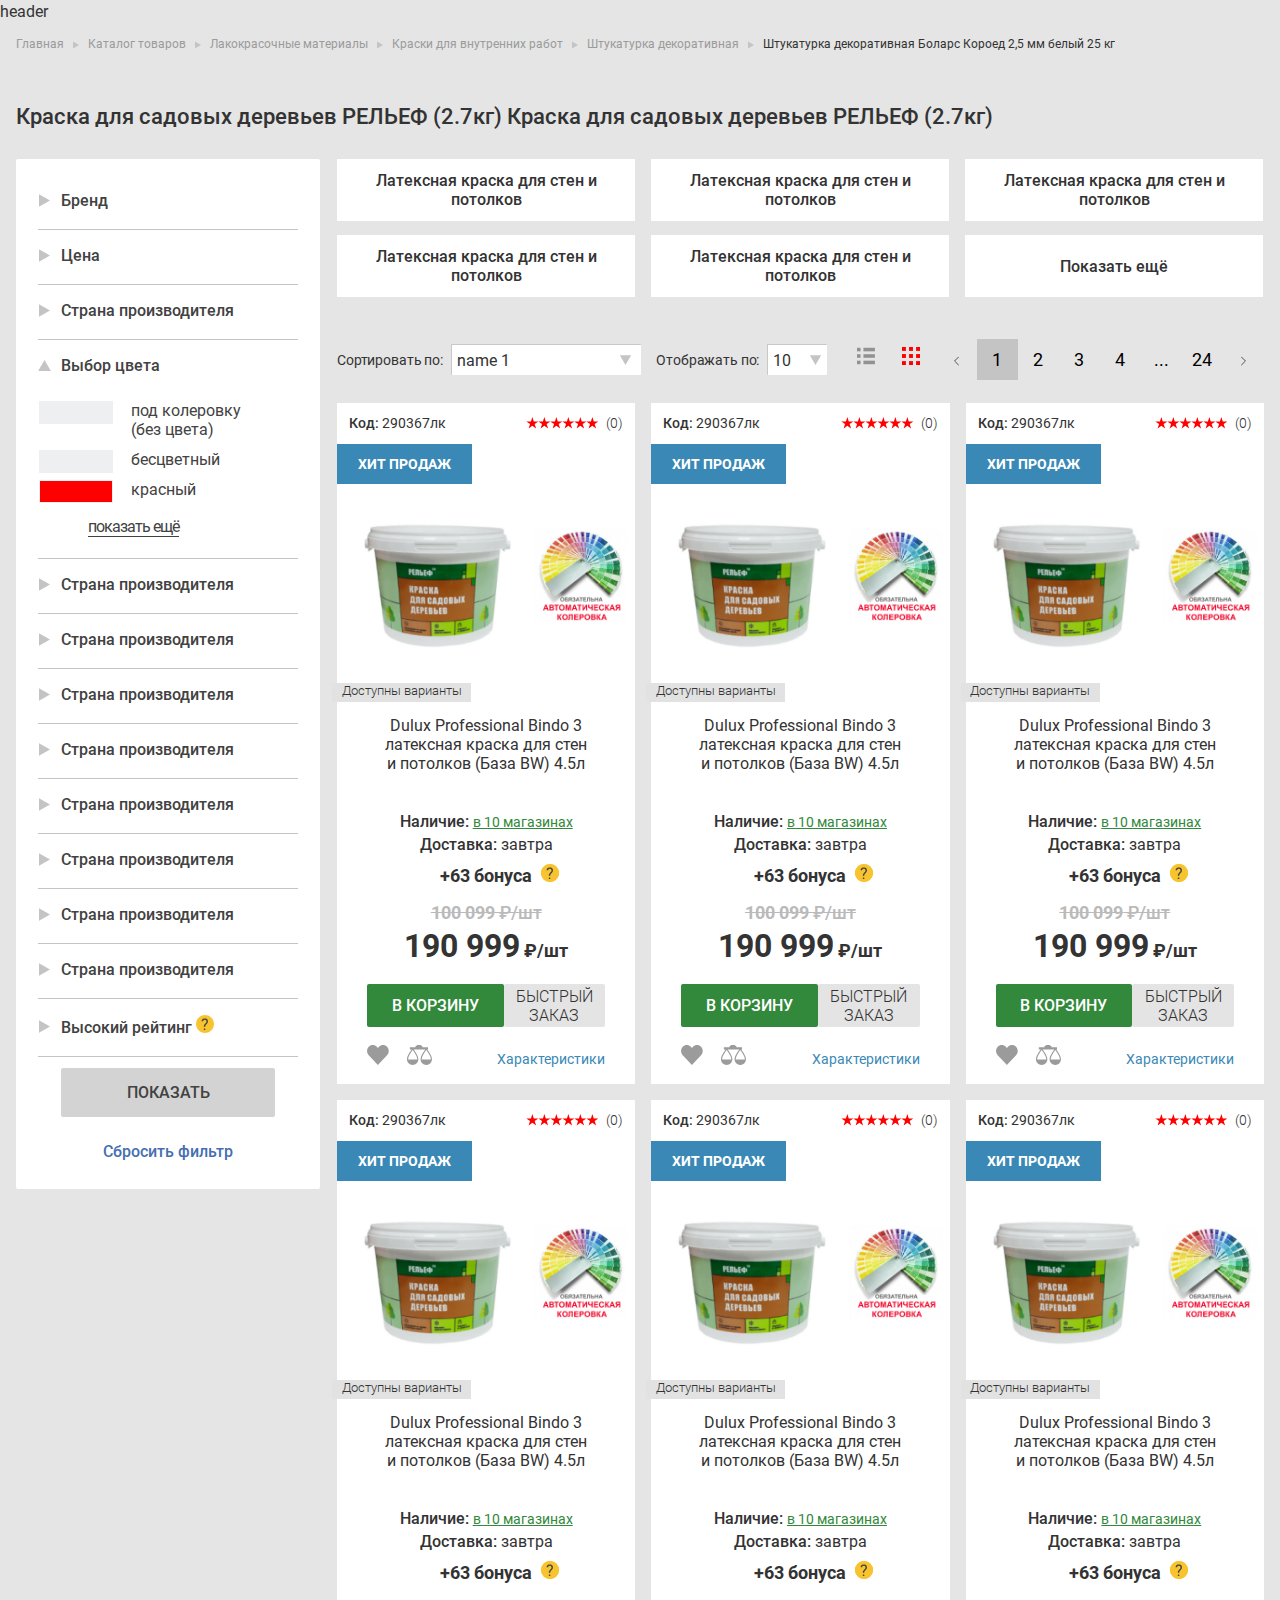
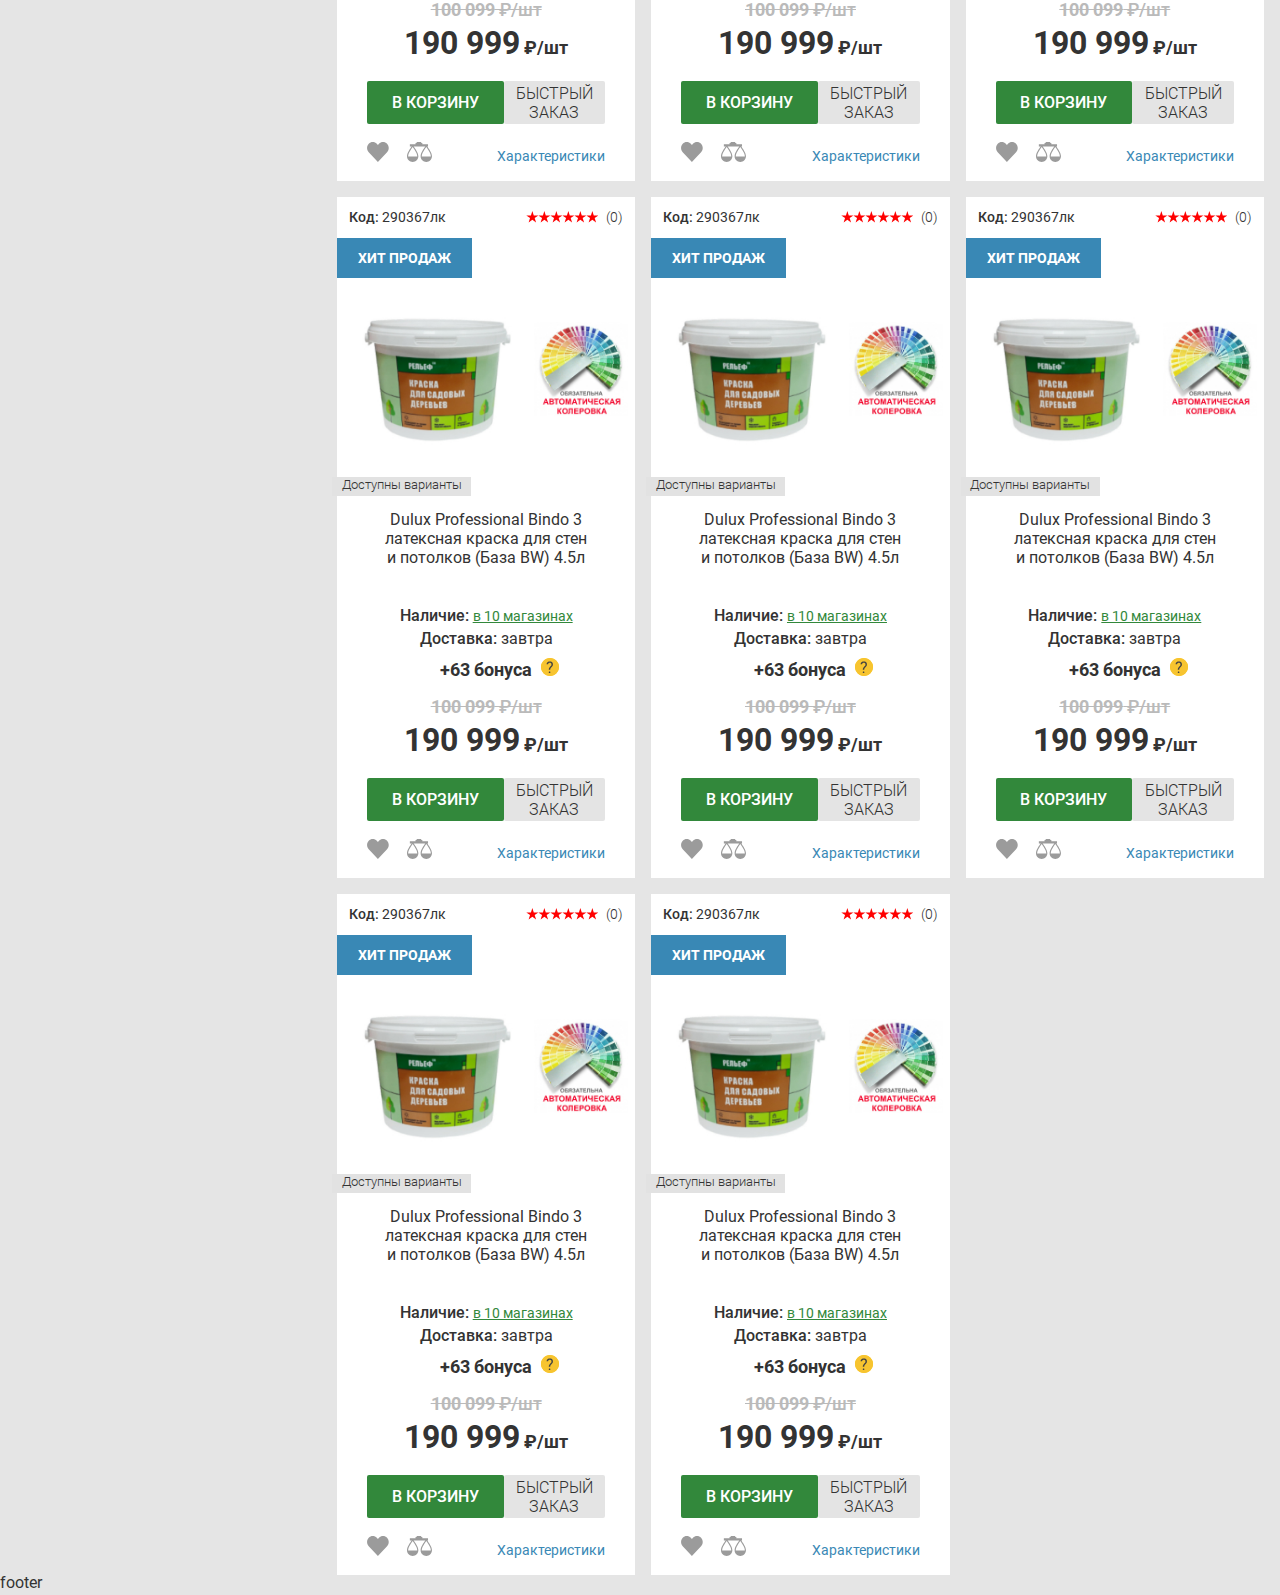
<file: catalog_tabl.html>
<!DOCTYPE html>
<html lang="ru">
  <head>
    <meta charset="UTF-8" />
    <meta http-equiv="X-UA-Compatible" content="IE=edge" />
    <meta name="viewport" content="width=device-width, initial-scale=1.0" />
    <link rel="stylesheet" href="css/catalog.css" />
    <link rel="stylesheet" href="css/plugins/nouislider.min.css" />
    <link rel="stylesheet" href="css/plugins/swiper-bundle.min.css" />
    <!-- <link rel="stylesheet" href="css/plugins/swiperMyStyles.css"> -->
    <script src="./js/plugins/swiper.js"></script>
    <title>Document</title>
  </head>
  <body>
    <div class="wrapper">
      <header>
        <p>header</p>
        <div class="container container__product-info">
          <div class="bx-breadcrumb">
            <div class="bx-breadcrumb-item">
              <a href="javascript:void(0);" class="breadcrumb__link">
                <span>Главная</span>
              </a>
              <i class="fa-angle-right"></i>
            </div>

            <div class="bx-breadcrumb-item bx-breadcrumb-item_mobile">
              <span class="bx-breadcrumb__more">_ _ _</span>

              <i class="fa-angle-right"></i>
            </div>

            <div class="bx-breadcrumb-item_box">
              <div class="breadcrumb__item-box breadcrumb__item-box_first">
                <a href="javascript:void(0);">Название рубрики</a>
                <svg class="cross" aria-label="">
                  <use href="./img/svg/symbol-defs.svg#cross"></use>
                </svg>
              </div>
              <div class="breadcrumb__item-box">
                <a href="javascript:void(0);">Название рубрики</a>
                <svg class="" width="9" height="16" aria-label="">
                  <use href="./img/svg/symbol-defs.svg#arrow_analog_r"></use>
                </svg>
              </div>
              <div class="breadcrumb__item-box">
                <a href="javascript:void(0);">Название рубрики</a>
                <svg class="" width="9" height="16" aria-label="">
                  <use href="./img/svg/symbol-defs.svg#arrow_analog_r"></use>
                </svg>
              </div>
              <div class="breadcrumb__item-box">
                <a href="javascript:void(0);">Название рубрики</a>
                <svg class="" width="9" height="16" aria-label="">
                  <use href="./img/svg/symbol-defs.svg#arrow_analog_r"></use>
                </svg>
              </div>
              <div class="breadcrumb__item-box">
                <a href="javascript:void(0);">Название рубрики</a>
                <svg class="" width="9" height="16" aria-label="">
                  <use href="./img/svg/symbol-defs.svg#arrow_analog_r"></use>
                </svg>
              </div>
              <div class="breadcrumb__item-box">
                <a href="javascript:void(0);">Название рубрики</a>
                <svg class="" width="9" height="16" aria-label="">
                  <use href="./img/svg/symbol-defs.svg#arrow_analog_r"></use>
                </svg>
              </div>
            </div>

            <div class="bx-breadcrumb-item _none">
              <a href="javascript:void(0);" class="breadcrumb__link">
                <span>Каталог товаров</span>
              </a>
              <i class="fa-angle-right"></i>
            </div>

            <div class="bx-breadcrumb-item _none">
              <a href="javascript:void(0);" class="breadcrumb__link">
                <span>Лакокрасочные материалы</span>
              </a>
              <i class="fa-angle-right"></i>
            </div>

            <div class="bx-breadcrumb-item _none">
              <a href="javascript:void(0);" class="breadcrumb__link">
                <span>Краски для внутренних работ</span>
              </a>
              <i class="fa-angle-right"></i>
            </div>

            <div class="bx-breadcrumb-item _none">
              <a href="javascript:void(0);" class="breadcrumb__link">
                <span>Штукатурка декоративная</span>
              </a>
              <i class="fa-angle-right"></i>
            </div>

            <div class="bx-breadcrumb-item breadcrumb__link_last">
              <a href="javascript:void(0);" class="breadcrumb__link breadcrumb__link_last">
                <span>Штукатурка декоративная Боларс Короед 2,5 мм белый 25 кг</span>
              </a>
            </div>
          </div>
        </div>
      </header>

      <main>
        <div class="container">
          <div class="product-main-title">
            <h1 class="product-main-title__text">
              Краска для садовых деревьев РЕЛЬЕФ (2.7кг) Краска для садовых деревьев РЕЛЬЕФ (2.7кг)
            </h1>
          </div>
        </div>
        <section class="catalog">
          <div class="container">
            <div class="catalog-wrapper">
              <aside class="aside">
                <form action="#">
                  <div class="aside__inner">
                    <div class="aside__item">
                      <div class="aside__top-item">
                        <div class="asid__arrow">
                          <svg class="" width="11px" height="15" aria-label="">
                            <use href="./img/svg/symbol-defs.svg#arrow_offers_r"></use>
                          </svg>
                        </div>
                        <p class="asid__title">Бренд</p>
                      </div>
                      <div class="aside__wrap">
                        <div class="aside__check-box">
                          <div class="aside__row-item">
                            <input type="checkbox" class="aside__row-input" name="brend" id="name_1" />
                            <label for="name_1" class="aside__row-label">Название пункта</label>
                          </div>
                          <div class="aside__row-item">
                            <input type="checkbox" class="aside__row-input" name="brend" id="name_2" />
                            <label for="name_2" class="aside__row-label">Название пункта</label>
                          </div>
                          <div class="aside__row-item">
                            <input type="checkbox" class="aside__row-input" name="brend" id="name_4" />
                            <label for="name_4" class="aside__row-label">Название пункта</label>
                          </div>
                          <div class="aside__row-item">
                            <input type="checkbox" class="aside__row-input" name="brend" id="name_5" />
                            <label for="name_5" class="aside__row-label">Название пункта</label>
                          </div>
                          <div class="aside__row-item">
                            <input type="checkbox" class="aside__row-input" name="brend" id="name_6" />
                            <label for="name_6" class="aside__row-label">Название пункта</label>
                          </div>
                        </div>
                        <button type="button" class="aside__more">показать ещё</button>
                      </div>
                    </div>

                    <div class="aside__item">
                      <div class="aside__top-item">
                        <div class="asid__arrow">
                          <svg class="" width="11px" height="15" aria-label="">
                            <use href="./img/svg/symbol-defs.svg#arrow_offers_r"></use>
                          </svg>
                        </div>
                        <p class="asid__title">Цена</p>
                      </div>
                      <div class="aside__wrap">
                        <div class="aside__price">
                          <div class="catalog-filters__price">
                            <div class="filter-price">
                              <label class="filter-price__label">
                                <span class="filter-price__text">от</span>
                                <input class="filter-price__input" min="100" placeholder="100" type="number" id="input-0" />
                              </label>
                              <label class="filter-price__label">
                                <span class="filter-price__text">до</span>
                                <input class="filter-price__input" max="10000" placeholder="10000" type="number" id="input-1" />
                              </label>
                            </div>
                            <div class="range" id="range-slider"></div>
                          </div>
                        </div>
                      </div>
                    </div>

                    <div class="aside__item">
                      <div class="aside__top-item">
                        <div class="asid__arrow">
                          <svg class="" width="11px" height="15" aria-label="">
                            <use href="./img/svg/symbol-defs.svg#arrow_offers_r"></use>
                          </svg>
                        </div>
                        <p class="asid__title">Страна производителя</p>
                      </div>
                      <div class="aside__wrap">
                        <div class="aside__check-box">
                          <div class="aside__row-item">
                            <input type="checkbox" class="aside__row-input" name="countrie" id="name_21" />
                            <label for="name_21" class="aside__row-label">Название пункта</label>
                          </div>
                          <div class="aside__row-item">
                            <input type="checkbox" class="aside__row-input" name="countrie" id="name_22" />
                            <label for="name_22" class="aside__row-label">Название пункта</label>
                          </div>
                          <div class="aside__row-item">
                            <input type="checkbox" class="aside__row-input" name="countrie" id="name_23" />
                            <label for="name_23" class="aside__row-label">Название пункта</label>
                          </div>
                          <div class="aside__row-item">
                            <input type="checkbox" class="aside__row-input" name="countrie" id="name_24" />
                            <label for="name_24" class="aside__row-label">Название пункта</label>
                          </div>
                          <div class="aside__row-item">
                            <input type="checkbox" class="aside__row-input" name="countrie" id="name_25" />
                            <label for="name_25" class="aside__row-label">Название пункта</label>
                          </div>
                        </div>

                        <button type="button" class="aside__more">показать ещё</button>
                      </div>
                    </div>

                    <div class="aside__item">
                      <div class="aside__top-item active">
                        <div class="asid__arrow">
                          <svg class="" width="11px" height="15" aria-label="">
                            <use href="./img/svg/symbol-defs.svg#arrow_offers_r"></use>
                          </svg>
                        </div>
                        <p class="asid__title">Выбор цвета</p>
                      </div>
                      <div class="aside__wrap">
                        <div class="aside__check-box aside__color-box">
                          <div class="aside__color-item">
                            <input type="checkbox" class="aside__color-input" name="color" id="color_31" />
                            <label for="color_31" class="aside__color-label">под колеровку (без цвета)</label>
                          </div>
                          <div class="aside__color-item">
                            <input type="checkbox" class="aside__color-input" name="color" id="color_32" />
                            <label for="color_32" class="aside__color-label">бесцветный</label>
                          </div>
                          <div class="aside__color-item">
                            <input type="checkbox" class="aside__color-input" name="color" id="color_33" />
                            <label for="color_33" class="aside__color-label red">красный</label>
                          </div>
                          <div class="aside__color-item">
                            <input type="checkbox" class="aside__color-input" name="color" id="medniy" />
                            <label for="medniy" class="aside__color-label medniy">медный</label>
                          </div>
                          <div class="aside__color-item">
                            <input type="checkbox" class="aside__color-input" name="color" id="color_34" />
                            <label for="color_34" class="aside__color-label red">красный</label>
                          </div>
                          <div class="aside__color-item">
                            <input type="checkbox" class="aside__color-input" name="color" id="color_35" />
                            <label for="color_35" class="aside__color-label medniy">медный</label>
                          </div>
                          <div class="aside__color-item">
                            <input type="checkbox" class="aside__color-input" name="color" id="color_36" />
                            <label for="color_36" class="aside__color-label red">красный</label>
                          </div>
                        </div>

                        <button type="button" class="aside__more">показать ещё</button>
                      </div>
                    </div>

                    <div class="aside__item">
                      <div class="aside__top-item">
                        <div class="asid__arrow">
                          <svg class="" width="11px" height="15" aria-label="">
                            <use href="./img/svg/symbol-defs.svg#arrow_offers_r"></use>
                          </svg>
                        </div>
                        <p class="asid__title">Страна производителя</p>
                      </div>
                      <div class="aside__wrap">
                        <div class="aside__check-box">
                          <div class="aside__row-item">
                            <input type="checkbox" class="aside__row-input" name="countrie" id="name_41" />
                            <label for="name_41" class="aside__row-label">Название пункта</label>
                          </div>
                          <div class="aside__row-item">
                            <input type="checkbox" class="aside__row-input" name="countrie" id="name_42" />
                            <label for="name_42" class="aside__row-label">Название пункта</label>
                          </div>
                          <div class="aside__row-item">
                            <input type="checkbox" class="aside__row-input" name="countrie" id="name_43" />
                            <label for="name_43" class="aside__row-label">Название пункта</label>
                          </div>
                          <div class="aside__row-item">
                            <input type="checkbox" class="aside__row-input" name="countrie" id="name_44" />
                            <label for="name_44" class="aside__row-label">Название пункта</label>
                          </div>
                          <div class="aside__row-item">
                            <input type="checkbox" class="aside__row-input" name="countrie" id="name_45" />
                            <label for="name_45" class="aside__row-label">Название пункта</label>
                          </div>
                        </div>

                        <button type="button" class="aside__more">показать ещё</button>
                      </div>
                    </div>

                    <div class="aside__item">
                      <div class="aside__top-item">
                        <div class="asid__arrow">
                          <svg class="" width="11px" height="15" aria-label="">
                            <use href="./img/svg/symbol-defs.svg#arrow_offers_r"></use>
                          </svg>
                        </div>
                        <p class="asid__title">Страна производителя</p>
                      </div>
                      <div class="aside__wrap">
                        <div class="aside__check-box">
                          <div class="aside__row-item">
                            <input type="checkbox" class="aside__row-input" name="countrie" id="name_51" />
                            <label for="name_51" class="aside__row-label">Название пункта</label>
                          </div>
                          <div class="aside__row-item">
                            <input type="checkbox" class="aside__row-input" name="countrie" id="name_52" />
                            <label for="name_52" class="aside__row-label">Название пункта</label>
                          </div>
                          <div class="aside__row-item">
                            <input type="checkbox" class="aside__row-input" name="countrie" id="name_53" />
                            <label for="name_53" class="aside__row-label">Название пункта</label>
                          </div>
                          <div class="aside__row-item">
                            <input type="checkbox" class="aside__row-input" name="countrie" id="name_54" />
                            <label for="name_54" class="aside__row-label">Название пункта</label>
                          </div>
                          <div class="aside__row-item">
                            <input type="checkbox" class="aside__row-input" name="countrie" id="name_55" />
                            <label for="name_55" class="aside__row-label">Название пункта</label>
                          </div>
                        </div>

                        <button type="button" class="aside__more">показать ещё</button>
                      </div>
                    </div>

                    <div class="aside__item">
                      <div class="aside__top-item">
                        <div class="asid__arrow">
                          <svg class="" width="11px" height="15" aria-label="">
                            <use href="./img/svg/symbol-defs.svg#arrow_offers_r"></use>
                          </svg>
                        </div>
                        <p class="asid__title">Страна производителя</p>
                      </div>
                      <div class="aside__wrap">
                        <div class="aside__check-box">
                          <div class="aside__row-item">
                            <input type="checkbox" class="aside__row-input" name="countrie" id="name_61" />
                            <label for="name_61" class="aside__row-label">Название пункта</label>
                          </div>
                          <div class="aside__row-item">
                            <input type="checkbox" class="aside__row-input" name="countrie" id="name_62" />
                            <label for="name_62" class="aside__row-label">Название пункта</label>
                          </div>
                          <div class="aside__row-item">
                            <input type="checkbox" class="aside__row-input" name="countrie" id="name_63" />
                            <label for="name_63" class="aside__row-label">Название пункта</label>
                          </div>
                        </div>

                        <button type="button" class="aside__more">показать ещё</button>
                      </div>
                    </div>

                    <div class="aside__item">
                      <div class="aside__top-item">
                        <div class="asid__arrow">
                          <svg class="" width="11px" height="15" aria-label="">
                            <use href="./img/svg/symbol-defs.svg#arrow_offers_r"></use>
                          </svg>
                        </div>
                        <p class="asid__title">Страна производителя</p>
                      </div>
                      <div class="aside__wrap">
                        <div class="aside__check-box">
                          <div class="aside__row-item">
                            <input type="checkbox" class="aside__row-input" name="countrie" id="name_71" />
                            <label for="name_71" class="aside__row-label">Название пункта</label>
                          </div>
                          <div class="aside__row-item">
                            <input type="checkbox" class="aside__row-input" name="countrie" id="name_72" />
                            <label for="name_21" class="aside__row-label">Название пункта</label>
                          </div>
                        </div>

                        <button type="button" class="aside__more">показать ещё</button>
                      </div>
                    </div>

                    <div class="aside__item">
                      <div class="aside__top-item">
                        <div class="asid__arrow">
                          <svg class="" width="11px" height="15" aria-label="">
                            <use href="./img/svg/symbol-defs.svg#arrow_offers_r"></use>
                          </svg>
                        </div>
                        <p class="asid__title">Страна производителя</p>
                      </div>
                      <div class="aside__wrap">
                        <div class="aside__check-box">
                          <div class="aside__row-item">
                            <input type="checkbox" class="aside__row-input" name="countrie" id="name_81" />
                            <label for="name_81" class="aside__row-label">Название пункта</label>
                          </div>
                        </div>

                        <button type="button" class="aside__more">показать ещё</button>
                      </div>
                    </div>

                    <div class="aside__item">
                      <div class="aside__top-item">
                        <div class="asid__arrow">
                          <svg class="" width="11px" height="15" aria-label="">
                            <use href="./img/svg/symbol-defs.svg#arrow_offers_r"></use>
                          </svg>
                        </div>
                        <p class="asid__title">Страна производителя</p>
                      </div>
                      <div class="aside__wrap">
                        <div class="aside__check-box">
                          <div class="aside__row-item">
                            <input type="checkbox" class="aside__row-input" name="countrie" id="name_91" />
                            <label for="name_91" class="aside__row-label">Название пункта</label>
                          </div>
                        </div>

                        <button type="button" class="aside__more">показать ещё</button>
                      </div>
                    </div>

                    <div class="aside__item">
                      <div class="aside__top-item">
                        <div class="asid__arrow">
                          <svg class="" width="11px" height="15" aria-label="">
                            <use href="./img/svg/symbol-defs.svg#arrow_offers_r"></use>
                          </svg>
                        </div>
                        <p class="asid__title">Страна производителя</p>
                      </div>
                      <div class="aside__wrap">
                        <div class="aside__check-box">
                          <div class="aside__row-item">
                            <input type="checkbox" class="aside__row-input" name="countrie" id="name_111" />
                            <label for="name_111" class="aside__row-label">Название пункта</label>
                          </div>
                        </div>

                        <button type="button" class="aside__more">показать ещё</button>
                      </div>
                    </div>

                    <div class="aside__item">
                      <div class="aside__top-item">
                        <div class="asid__arrow">
                          <svg class="" width="11px" height="15" aria-label="">
                            <use href="./img/svg/symbol-defs.svg#arrow_offers_r"></use>
                          </svg>
                        </div>
                        <p class="asid__title">Страна производителя</p>
                      </div>
                      <div class="aside__wrap">
                        <div class="aside__check-box">
                          <div class="aside__row-item">
                            <input type="checkbox" class="aside__row-input" name="countrie" id="name_112" />
                            <label for="name_112" class="aside__row-label">Название пункта</label>
                          </div>
                        </div>

                        <button type="button" class="aside__more">показать ещё</button>
                      </div>
                    </div>

                    <div class="aside__item">
                      <div class="aside__top-item">
                        <div class="asid__arrow">
                          <svg class="" width="11px" height="15" aria-label="">
                            <use href="./img/svg/symbol-defs.svg#arrow_offers_r"></use>
                          </svg>
                        </div>
                        <p class="asid__title">
                          Высокий рейтинг
                          <span class="info-icon">
                            <svg class="" width="18" height="18" aria-label="">
                              <use href="./img/svg/symbol-defs.svg#info"></use>
                            </svg>
                            <span class="info-box"> 4 или 5 звезд</span>
                          </span>
                        </p>
                      </div>
                      <div class="aside__wrap">
                        <div class="aside__check-box">
                          <div class="aside__row-item">
                            <input type="checkbox" class="aside__row-input" name="countrie" id="name_113" />
                            <label for="name_113" class="aside__row-label">Название пункта</label>
                          </div>
                        </div>

                        <button type="button" class="aside__more">показать ещё</button>
                      </div>
                    </div>
                  </div>
                  <div class="aside__buttons">
                    <button type="submit" class="aside__more_all">показать</button>
                    <button type="reset" class="aside__reset">Сбросить фильтр</button>
                  </div>
                </form>
              </aside>

              <div class="product">
                <div class="product-chapter">
                  <div class="product-chapter__box">
                    <div class="product-chapter__item">
                      <!-- default -->
                      <a href="javascript:void(0);" class="product-chapter__link">Латексная краска для стен и потолков</a>
                    </div>

                    <div class="product-chapter__item">
                      <a href="javascript:void(0);" class="product-chapter__link">Латексная краска для стен и потолков</a>
                    </div>

                    <div class="product-chapter__item">
                      <a href="javascript:void(0);" class="product-chapter__link">Латексная краска для стен и потолков</a>
                    </div>

                    <div class="product-chapter__item">
                      <a href="javascript:void(0);" class="product-chapter__link">Латексная краска для стен и потолков</a>
                    </div>

                    <div class="product-chapter__item">
                      <a href="javascript:void(0);" class="product-chapter__link">Латексная краска для стен и потолков</a>
                    </div>

                    <div class="product-chapter__item">
                      <a href="javascript:void(0);" class="product-chapter__link">Латексная краска для стен и потолков</a>
                    </div>

                    <div class="product-chapter__item">
                      <a href="javascript:void(0);" class="product-chapter__link">Латексная краска для стен и потолков</a>
                    </div>

                    <div class="product-chapter__item">
                      <a href="javascript:void(0);" class="product-chapter__link">Латексная краска для стен и потолков</a>
                    </div>

                    <div class="product-chapter__item">
                      <a href="javascript:void(0);" class="product-chapter__link">Латексная краска для стен и потолков</a>
                    </div>

                    <div class="product-chapter__item">
                      <a href="javascript:void(0);" class="product-chapter__link">Латексная краска для стен и потолков</a>
                    </div>

                    <div class="product-chapter__item">
                      <a href="javascript:void(0);" class="product-chapter__link">Латексная краска для стен и потолков</a>
                    </div>

                    <div class="product-chapter__item">
                      <a href="javascript:void(0);" class="product-chapter__link">Латексная краска для стен и потолков</a>
                    </div>

                    <div class="product-chapter__item js-more-item js-hidden-item">
                      <!-- default_more -->
                      <a href="javascript:void(0);" class="product-chapter__link product-chapter__link_more">Показать ещё</a>
                    </div>
                  </div>
                  <!-- default_more -->

                  <!-- <button type="button" class="aside__more_all">показать</button> -->
                </div>
                <div class="product-filter">
                  <form action="#" class="product-filter__form">
                    <div class="open-filters">
                      <span class="icon-filter">
                        <svg class="" width="16" height="14" aria-label="">
                          <use href="./img/svg/symbol-defs.svg#voronka"></use>
                        </svg>
                      </span>
                      <span class="open-filters_text">Фильтр</span>
                      <span class="icon-arrow">
                        <svg class="" width="6" height="12" aria-label="">
                          <use href="./img/svg/symbol-defs.svg#arrow_analog_r"></use>
                        </svg>
                      </span>
                    </div>
                    <div class="product-filter__name">Сортировать по:</div>
                    <div class="product-filter__select-box">
                      <select name="sort_by_1" id="sort_1" class="product-filte__select">
                        <option value="">name 1</option>
                        <option value="">name 2</option>
                        <option value="">name 3</option>
                        <option value="">name 4</option>
                      </select>
                    </div>

                    <div class="product-filter__name">Отображать по:</div>
                    <div class="product-filter__select-box2">
                      <select name="sort_count" id="sort_2" class="product-filte__select_quntity">
                        <option value="">10</option>
                        <option value="">20</option>
                        <option value="">30</option>
                        <option value="">40</option>
                      </select>
                    </div>
                    <div class="product-filte__card row">
                      <a href="./catalog_row.html">
                        <svg class="direction_card" aria-label="">
                          <use href="./img/svg/symbol-defs.svg#row_card"></use>
                        </svg>
                      </a>
                    </div>
                    <div class="product-filte__card tabl active">
                      <a href="">
                        <svg class="direction_card active" aria-label="">
                          <use href="./img/svg/symbol-defs.svg#tabl_card"></use>
                        </svg>
                      </a>
                    </div>
                    <div class="product-filte__pagination">
                      <ul class="filter-pagination__list">
                        <li class="filter-pagination__item">
                          <a href="javascript:void(0);">
                            <svg class=" " width="5" height="10" aria-label="">
                              <use href="./img/svg/symbol-defs.svg#arrow_analog_l"></use>
                            </svg>
                          </a>
                        </li>
                        <li class="filter-pagination__item active">
                          <a href="javascript:void(0);">1</a>
                        </li>
                        <li class="filter-pagination__item"><a href="javascript:void(0);">2</a></li>
                        <li class="filter-pagination__item"><a href="javascript:void(0);">3</a></li>
                        <li class="filter-pagination__item"><a href="javascript:void(0);">4</a></li>
                        <li class="filter-pagination__item">
                          <a href="javascript:void(0);"><span>...</span></a>
                        </li>
                        <li class="filter-pagination__item"><a href="javascript:void(0);">24</a></li>
                        <li class="filter-pagination__item">
                          <a href="javascript:void(0);">
                            <svg class=" " width="5" height="10" aria-label="">
                              <use href="./img/svg/symbol-defs.svg#arrow_analog_r"></use>
                            </svg>
                          </a>
                        </li>
                      </ul>
                    </div>
                  </form>
                </div>
                <div class="product-item">
                  <div class="product-item__card">
                    <div class="product-item__wrap_1">
                      <div>
                        <div class="product-item__options">
                          <p class="product-item__article">Код: <span>290367лк</span></p>
                        </div>

                        <div class="product-item__img">
                          <a href="./product_details.html" class="link__detaile-prod_vertical"></a>
                          <div class="product-item__inner-img">
                            <picture>
                              <source srcset="./img/prod_photo/big_photo.webp" type="image/webp" />
                              <img src="./img/prod_photo/big_photo.jpg" alt="" class="card__img" />
                            </picture>
                          </div>

                          <div class="product-item__inner-img2">
                            <picture>
                              <img src="./img/prod_photo/palitra.jpg" alt="" class="card_img2" />
                            </picture>
                          </div>
                          <p class="product-item__choice">Доступны варианты</p>
                        </div>

                        <div class="product__img-shild">
                          <p class="product__img-shild_text">ХИТ ПРОДАЖ</p>
                        </div>

                        <div class="product__reiting">
                          <svg class="reiting__star active" width="12" height="12" aria-label="">
                            <use href="./img/svg/symbol-defs.svg#star"></use>
                          </svg>
                          <svg class="reiting__star active" width="12" height="12" aria-label="">
                            <use href="./img/svg/symbol-defs.svg#star"></use>
                          </svg>
                          <svg class="reiting__star active" width="12" height="12" aria-label="">
                            <use href="./img/svg/symbol-defs.svg#star"></use>
                          </svg>
                          <svg class="reiting__star active" width="12" height="12" aria-label="">
                            <use href="./img/svg/symbol-defs.svg#star"></use>
                          </svg>
                          <svg class="reiting__star active" width="12" height="12" aria-label="">
                            <use href="./img/svg/symbol-defs.svg#star"></use>
                          </svg>
                          <svg class="reiting__star active" width="12" height="12" aria-label="">
                            <use href="./img/svg/symbol-defs.svg#star"></use>
                          </svg>

                          <span class="count_stars">(0)</span>
                        </div>
                      </div>

                      <div>
                        <a href="./product_details.html" class="product-item__title-card">
                          Dulux Professional Bindo 3 латексная краска для стен и потолков (База BW) 4.5л
                        </a>
                        <div class="product-item__direct-price">
                          <div class="product-item__dop-info">
                            <div class="product-item__stocks">
                              <p class="tab__stock">Наличие: <span class="tab__stock_green">в 10 магазинах</span></p>
                              <p class="tab__text">Доставка: <span>завтра</span></p>
                            </div>

                            <div class="product-bonus">
                              <p class="product-bonus__sum">+63 бонуса</p>
                              <div class="prompt-holder">
                                <span class="prompt-info">
                                  <svg class="" width="18" height="18" aria-label="">
                                    <use href="./img/svg/symbol-defs.svg#info"></use>
                                  </svg>
                                </span>
                              </div>
                              <div class="prompt-info_bonus">
                                <p class="prompt-bonus_points">+903 бонуса</p>
                                <p class="prompt-text_bonus">по Клубной программе Ордер</p>
                                <p class="prompt-bonus_points">+451.5 бонус</p>
                                <p class="prompt-text_bonus">по акции "В 1.5 раза больше бонусов при заказе на сайте"</p>
                                <p class="prompt-text_bonus">
                                  Сумма бонусов для владельцев белых карт и карт Новосел отличается от указанной и будет
                                  отображена после авторизации.
                                </p>
                                <p class="prompt-text_bonus">Акционные бонусы начисляются в течении суток после оплаты товара.</p>
                                <a href="javascript:void(0);" class="prompt-bonus_link">Подробности акции</a>
                              </div>
                            </div>
                          </div>

                          <div>
                            <p class="product-item__price_old"><span>100 099</span> ₽/шт</p>
                            <p class="product-item__price"><span>190 999</span> ₽/шт</p>
                          </div>
                        </div>
                      </div>
                    </div>

                    <div class="product-item__wrap_2">
                      <div class="product-item__btn-wrap">
                        <button class="product-offers__btnbasket">В корзину</button>
                        <button class="product-offers__fast-btn">быстрый заказ</button>
                      </div>

                      <div class="product-offers__options-icon">
                        <div class="product-offers__options-icons">
                          <a class="product-offers__heart" href="javascript:void(0);">
                            <svg class="options-icon" width="22" height="20" aria-label="">
                              <use href="./img/svg/symbol-defs.svg#heart"></use>
                            </svg>
                          </a>
                          <a class="product-offers__comparison" href="javascript:void(0);">
                            <svg class="options-icon" width="25" height="20" aria-label="">
                              <use href="./img/svg/symbol-defs.svg#comparison"></use>
                            </svg>
                          </a>
                        </div>
                        <a href="javascript:void(0);" class="product-offers__link js-open-feature">Характеристики</a>
                      </div>
                    </div>
                  </div>
                  <div class="product-item__card">
                    <div class="product-item__wrap_1">
                      <div>
                        <div class="product-item__options">
                          <p class="product-item__article">Код: <span>290367лк</span></p>
                        </div>

                        <div class="product-item__img">
                          <a href="./product_details.html" class="link__detaile-prod_vertical"></a>
                          <div class="product-item__inner-img">
                            <picture>
                              <source srcset="./img/prod_photo/big_photo.webp" type="image/webp" />
                              <img src="./img/prod_photo/big_photo.jpg" alt="" class="card__img" />
                            </picture>
                          </div>

                          <div class="product-item__inner-img2">
                            <picture>
                              <img src="./img/prod_photo/palitra.jpg" alt="" class="card_img2" />
                            </picture>
                          </div>
                          <p class="product-item__choice">Доступны варианты</p>
                        </div>

                        <div class="product__img-shild">
                          <p class="product__img-shild_text">ХИТ ПРОДАЖ</p>
                        </div>

                        <div class="product__reiting">
                          <svg class="reiting__star active" width="12" height="12" aria-label="">
                            <use href="./img/svg/symbol-defs.svg#star"></use>
                          </svg>
                          <svg class="reiting__star active" width="12" height="12" aria-label="">
                            <use href="./img/svg/symbol-defs.svg#star"></use>
                          </svg>
                          <svg class="reiting__star active" width="12" height="12" aria-label="">
                            <use href="./img/svg/symbol-defs.svg#star"></use>
                          </svg>
                          <svg class="reiting__star active" width="12" height="12" aria-label="">
                            <use href="./img/svg/symbol-defs.svg#star"></use>
                          </svg>
                          <svg class="reiting__star active" width="12" height="12" aria-label="">
                            <use href="./img/svg/symbol-defs.svg#star"></use>
                          </svg>
                          <svg class="reiting__star active" width="12" height="12" aria-label="">
                            <use href="./img/svg/symbol-defs.svg#star"></use>
                          </svg>

                          <span class="count_stars">(0)</span>
                        </div>
                      </div>

                      <div>
                        <a href="./product_details.html" class="product-item__title-card">
                          Dulux Professional Bindo 3 латексная краска для стен и потолков (База BW) 4.5л
                        </a>
                        <div class="product-item__direct-price">
                          <div class="product-item__dop-info">
                            <div class="product-item__stocks">
                              <p class="tab__stock">Наличие: <span class="tab__stock_green">в 10 магазинах</span></p>
                              <p class="tab__text">Доставка: <span>завтра</span></p>
                            </div>

                            <div class="product-bonus">
                              <p class="product-bonus__sum">+63 бонуса</p>
                              <div class="prompt-holder">
                                <span class="prompt-info">
                                  <svg class="" width="18" height="18" aria-label="">
                                    <use href="./img/svg/symbol-defs.svg#info"></use>
                                  </svg>
                                </span>
                              </div>
                              <div class="prompt-info_bonus">
                                <p class="prompt-bonus_points">+903 бонуса</p>
                                <p class="prompt-text_bonus">по Клубной программе Ордер</p>
                                <p class="prompt-bonus_points">+451.5 бонус</p>
                                <p class="prompt-text_bonus">по акции "В 1.5 раза больше бонусов при заказе на сайте"</p>
                                <p class="prompt-text_bonus">
                                  Сумма бонусов для владельцев белых карт и карт Новосел отличается от указанной и будет
                                  отображена после авторизации.
                                </p>
                                <p class="prompt-text_bonus">Акционные бонусы начисляются в течении суток после оплаты товара.</p>
                                <a href="javascript:void(0);" class="prompt-bonus_link">Подробности акции</a>
                              </div>
                            </div>
                          </div>

                          <div>
                            <p class="product-item__price_old"><span>100 099</span> ₽/шт</p>
                            <p class="product-item__price"><span>190 999</span> ₽/шт</p>
                          </div>
                        </div>
                      </div>
                    </div>

                    <div class="product-item__wrap_2">
                      <div class="product-item__btn-wrap">
                        <button class="product-offers__btnbasket">В корзину</button>
                        <button class="product-offers__fast-btn">быстрый заказ</button>
                      </div>

                      <div class="product-offers__options-icon">
                        <div class="product-offers__options-icons">
                          <a class="product-offers__heart" href="javascript:void(0);">
                            <svg class="options-icon" width="22" height="20" aria-label="">
                              <use href="./img/svg/symbol-defs.svg#heart"></use>
                            </svg>
                          </a>
                          <a class="product-offers__comparison" href="javascript:void(0);">
                            <svg class="options-icon" width="25" height="20" aria-label="">
                              <use href="./img/svg/symbol-defs.svg#comparison"></use>
                            </svg>
                          </a>
                        </div>
                        <a href="javascript:void(0);" class="product-offers__link js-open-feature">Характеристики</a>
                      </div>
                    </div>
                  </div>
                  <div class="product-item__card">
                    <div class="product-item__wrap_1">
                      <div>
                        <div class="product-item__options">
                          <p class="product-item__article">Код: <span>290367лк</span></p>
                        </div>

                        <div class="product-item__img">
                          <a href="./product_details.html" class="link__detaile-prod_vertical"></a>
                          <div class="product-item__inner-img">
                            <picture>
                              <source srcset="./img/prod_photo/big_photo.webp" type="image/webp" />
                              <img src="./img/prod_photo/big_photo.jpg" alt="" class="card__img" />
                            </picture>
                          </div>

                          <div class="product-item__inner-img2">
                            <picture>
                              <img src="./img/prod_photo/palitra.jpg" alt="" class="card_img2" />
                            </picture>
                          </div>
                          <p class="product-item__choice">Доступны варианты</p>
                        </div>

                        <div class="product__img-shild">
                          <p class="product__img-shild_text">ХИТ ПРОДАЖ</p>
                        </div>

                        <div class="product__reiting">
                          <svg class="reiting__star active" width="12" height="12" aria-label="">
                            <use href="./img/svg/symbol-defs.svg#star"></use>
                          </svg>
                          <svg class="reiting__star active" width="12" height="12" aria-label="">
                            <use href="./img/svg/symbol-defs.svg#star"></use>
                          </svg>
                          <svg class="reiting__star active" width="12" height="12" aria-label="">
                            <use href="./img/svg/symbol-defs.svg#star"></use>
                          </svg>
                          <svg class="reiting__star active" width="12" height="12" aria-label="">
                            <use href="./img/svg/symbol-defs.svg#star"></use>
                          </svg>
                          <svg class="reiting__star active" width="12" height="12" aria-label="">
                            <use href="./img/svg/symbol-defs.svg#star"></use>
                          </svg>
                          <svg class="reiting__star active" width="12" height="12" aria-label="">
                            <use href="./img/svg/symbol-defs.svg#star"></use>
                          </svg>

                          <span class="count_stars">(0)</span>
                        </div>
                      </div>

                      <div>
                        <a href="./product_details.html" class="product-item__title-card">
                          Dulux Professional Bindo 3 латексная краска для стен и потолков (База BW) 4.5л
                        </a>
                        <div class="product-item__direct-price">
                          <div class="product-item__dop-info">
                            <div class="product-item__stocks">
                              <p class="tab__stock">Наличие: <span class="tab__stock_green">в 10 магазинах</span></p>
                              <p class="tab__text">Доставка: <span>завтра</span></p>
                            </div>

                            <div class="product-bonus">
                              <p class="product-bonus__sum">+63 бонуса</p>
                              <div class="prompt-holder">
                                <span class="prompt-info">
                                  <svg class="" width="18" height="18" aria-label="">
                                    <use href="./img/svg/symbol-defs.svg#info"></use>
                                  </svg>
                                </span>
                              </div>
                              <div class="prompt-info_bonus">
                                <p class="prompt-bonus_points">+903 бонуса</p>
                                <p class="prompt-text_bonus">по Клубной программе Ордер</p>
                                <p class="prompt-bonus_points">+451.5 бонус</p>
                                <p class="prompt-text_bonus">по акции "В 1.5 раза больше бонусов при заказе на сайте"</p>
                                <p class="prompt-text_bonus">
                                  Сумма бонусов для владельцев белых карт и карт Новосел отличается от указанной и будет
                                  отображена после авторизации.
                                </p>
                                <p class="prompt-text_bonus">Акционные бонусы начисляются в течении суток после оплаты товара.</p>
                                <a href="javascript:void(0);" class="prompt-bonus_link">Подробности акции</a>
                              </div>
                            </div>
                          </div>

                          <div>
                            <p class="product-item__price_old"><span>100 099</span> ₽/шт</p>
                            <p class="product-item__price"><span>190 999</span> ₽/шт</p>
                          </div>
                        </div>
                      </div>
                    </div>

                    <div class="product-item__wrap_2">
                      <div class="product-item__btn-wrap">
                        <button class="product-offers__btnbasket">В корзину</button>
                        <button class="product-offers__fast-btn">быстрый заказ</button>
                      </div>

                      <div class="product-offers__options-icon">
                        <div class="product-offers__options-icons">
                          <a class="product-offers__heart" href="javascript:void(0);">
                            <svg class="options-icon" width="22" height="20" aria-label="">
                              <use href="./img/svg/symbol-defs.svg#heart"></use>
                            </svg>
                          </a>
                          <a class="product-offers__comparison" href="javascript:void(0);">
                            <svg class="options-icon" width="25" height="20" aria-label="">
                              <use href="./img/svg/symbol-defs.svg#comparison"></use>
                            </svg>
                          </a>
                        </div>
                        <a href="javascript:void(0);" class="product-offers__link js-open-feature">Характеристики</a>
                      </div>
                    </div>
                  </div>
                  <div class="product-item__card">
                    <div class="product-item__wrap_1">
                      <div>
                        <div class="product-item__options">
                          <p class="product-item__article">Код: <span>290367лк</span></p>
                        </div>

                        <div class="product-item__img">
                          <a href="./product_details.html" class="link__detaile-prod_vertical"></a>
                          <div class="product-item__inner-img">
                            <picture>
                              <source srcset="./img/prod_photo/big_photo.webp" type="image/webp" />
                              <img src="./img/prod_photo/big_photo.jpg" alt="" class="card__img" />
                            </picture>
                          </div>

                          <div class="product-item__inner-img2">
                            <picture>
                              <img src="./img/prod_photo/palitra.jpg" alt="" class="card_img2" />
                            </picture>
                          </div>
                          <p class="product-item__choice">Доступны варианты</p>
                        </div>

                        <div class="product__img-shild">
                          <p class="product__img-shild_text">ХИТ ПРОДАЖ</p>
                        </div>

                        <div class="product__reiting">
                          <svg class="reiting__star active" width="12" height="12" aria-label="">
                            <use href="./img/svg/symbol-defs.svg#star"></use>
                          </svg>
                          <svg class="reiting__star active" width="12" height="12" aria-label="">
                            <use href="./img/svg/symbol-defs.svg#star"></use>
                          </svg>
                          <svg class="reiting__star active" width="12" height="12" aria-label="">
                            <use href="./img/svg/symbol-defs.svg#star"></use>
                          </svg>
                          <svg class="reiting__star active" width="12" height="12" aria-label="">
                            <use href="./img/svg/symbol-defs.svg#star"></use>
                          </svg>
                          <svg class="reiting__star active" width="12" height="12" aria-label="">
                            <use href="./img/svg/symbol-defs.svg#star"></use>
                          </svg>
                          <svg class="reiting__star active" width="12" height="12" aria-label="">
                            <use href="./img/svg/symbol-defs.svg#star"></use>
                          </svg>

                          <span class="count_stars">(0)</span>
                        </div>
                      </div>

                      <div>
                        <a href="./product_details.html" class="product-item__title-card">
                          Dulux Professional Bindo 3 латексная краска для стен и потолков (База BW) 4.5л
                        </a>
                        <div class="product-item__direct-price">
                          <div class="product-item__dop-info">
                            <div class="product-item__stocks">
                              <p class="tab__stock">Наличие: <span class="tab__stock_green">в 10 магазинах</span></p>
                              <p class="tab__text">Доставка: <span>завтра</span></p>
                            </div>

                            <div class="product-bonus">
                              <p class="product-bonus__sum">+63 бонуса</p>
                              <div class="prompt-holder">
                                <span class="prompt-info">
                                  <svg class="" width="18" height="18" aria-label="">
                                    <use href="./img/svg/symbol-defs.svg#info"></use>
                                  </svg>
                                </span>
                              </div>
                              <div class="prompt-info_bonus">
                                <p class="prompt-bonus_points">+903 бонуса</p>
                                <p class="prompt-text_bonus">по Клубной программе Ордер</p>
                                <p class="prompt-bonus_points">+451.5 бонус</p>
                                <p class="prompt-text_bonus">по акции "В 1.5 раза больше бонусов при заказе на сайте"</p>
                                <p class="prompt-text_bonus">
                                  Сумма бонусов для владельцев белых карт и карт Новосел отличается от указанной и будет
                                  отображена после авторизации.
                                </p>
                                <p class="prompt-text_bonus">Акционные бонусы начисляются в течении суток после оплаты товара.</p>
                                <a href="javascript:void(0);" class="prompt-bonus_link">Подробности акции</a>
                              </div>
                            </div>
                          </div>

                          <div>
                            <p class="product-item__price_old"><span>100 099</span> ₽/шт</p>
                            <p class="product-item__price"><span>190 999</span> ₽/шт</p>
                          </div>
                        </div>
                      </div>
                    </div>

                    <div class="product-item__wrap_2">
                      <div class="product-item__btn-wrap">
                        <button class="product-offers__btnbasket">В корзину</button>
                        <button class="product-offers__fast-btn">быстрый заказ</button>
                      </div>

                      <div class="product-offers__options-icon">
                        <div class="product-offers__options-icons">
                          <a class="product-offers__heart" href="javascript:void(0);">
                            <svg class="options-icon" width="22" height="20" aria-label="">
                              <use href="./img/svg/symbol-defs.svg#heart"></use>
                            </svg>
                          </a>
                          <a class="product-offers__comparison" href="javascript:void(0);">
                            <svg class="options-icon" width="25" height="20" aria-label="">
                              <use href="./img/svg/symbol-defs.svg#comparison"></use>
                            </svg>
                          </a>
                        </div>
                        <a href="javascript:void(0);" class="product-offers__link js-open-feature">Характеристики</a>
                      </div>
                    </div>
                  </div>
                  <div class="product-item__card">
                    <div class="product-item__wrap_1">
                      <div>
                        <div class="product-item__options">
                          <p class="product-item__article">Код: <span>290367лк</span></p>
                        </div>

                        <div class="product-item__img">
                          <a href="./product_details.html" class="link__detaile-prod_vertical"></a>
                          <div class="product-item__inner-img">
                            <picture>
                              <source srcset="./img/prod_photo/big_photo.webp" type="image/webp" />
                              <img src="./img/prod_photo/big_photo.jpg" alt="" class="card__img" />
                            </picture>
                          </div>

                          <div class="product-item__inner-img2">
                            <picture>
                              <img src="./img/prod_photo/palitra.jpg" alt="" class="card_img2" />
                            </picture>
                          </div>
                          <p class="product-item__choice">Доступны варианты</p>
                        </div>

                        <div class="product__img-shild">
                          <p class="product__img-shild_text">ХИТ ПРОДАЖ</p>
                        </div>

                        <div class="product__reiting">
                          <svg class="reiting__star active" width="12" height="12" aria-label="">
                            <use href="./img/svg/symbol-defs.svg#star"></use>
                          </svg>
                          <svg class="reiting__star active" width="12" height="12" aria-label="">
                            <use href="./img/svg/symbol-defs.svg#star"></use>
                          </svg>
                          <svg class="reiting__star active" width="12" height="12" aria-label="">
                            <use href="./img/svg/symbol-defs.svg#star"></use>
                          </svg>
                          <svg class="reiting__star active" width="12" height="12" aria-label="">
                            <use href="./img/svg/symbol-defs.svg#star"></use>
                          </svg>
                          <svg class="reiting__star active" width="12" height="12" aria-label="">
                            <use href="./img/svg/symbol-defs.svg#star"></use>
                          </svg>
                          <svg class="reiting__star active" width="12" height="12" aria-label="">
                            <use href="./img/svg/symbol-defs.svg#star"></use>
                          </svg>

                          <span class="count_stars">(0)</span>
                        </div>
                      </div>

                      <div>
                        <a href="./product_details.html" class="product-item__title-card">
                          Dulux Professional Bindo 3 латексная краска для стен и потолков (База BW) 4.5л
                        </a>
                        <div class="product-item__direct-price">
                          <div class="product-item__dop-info">
                            <div class="product-item__stocks">
                              <p class="tab__stock">Наличие: <span class="tab__stock_green">в 10 магазинах</span></p>
                              <p class="tab__text">Доставка: <span>завтра</span></p>
                            </div>

                            <div class="product-bonus">
                              <p class="product-bonus__sum">+63 бонуса</p>
                              <div class="prompt-holder">
                                <span class="prompt-info">
                                  <svg class="" width="18" height="18" aria-label="">
                                    <use href="./img/svg/symbol-defs.svg#info"></use>
                                  </svg>
                                </span>
                              </div>
                              <div class="prompt-info_bonus">
                                <p class="prompt-bonus_points">+903 бонуса</p>
                                <p class="prompt-text_bonus">по Клубной программе Ордер</p>
                                <p class="prompt-bonus_points">+451.5 бонус</p>
                                <p class="prompt-text_bonus">по акции "В 1.5 раза больше бонусов при заказе на сайте"</p>
                                <p class="prompt-text_bonus">
                                  Сумма бонусов для владельцев белых карт и карт Новосел отличается от указанной и будет
                                  отображена после авторизации.
                                </p>
                                <p class="prompt-text_bonus">Акционные бонусы начисляются в течении суток после оплаты товара.</p>
                                <a href="javascript:void(0);" class="prompt-bonus_link">Подробности акции</a>
                              </div>
                            </div>
                          </div>

                          <div>
                            <p class="product-item__price_old"><span>100 099</span> ₽/шт</p>
                            <p class="product-item__price"><span>190 999</span> ₽/шт</p>
                          </div>
                        </div>
                      </div>
                    </div>

                    <div class="product-item__wrap_2">
                      <div class="product-item__btn-wrap">
                        <button class="product-offers__btnbasket">В корзину</button>
                        <button class="product-offers__fast-btn">быстрый заказ</button>
                      </div>

                      <div class="product-offers__options-icon">
                        <div class="product-offers__options-icons">
                          <a class="product-offers__heart" href="javascript:void(0);">
                            <svg class="options-icon" width="22" height="20" aria-label="">
                              <use href="./img/svg/symbol-defs.svg#heart"></use>
                            </svg>
                          </a>
                          <a class="product-offers__comparison" href="javascript:void(0);">
                            <svg class="options-icon" width="25" height="20" aria-label="">
                              <use href="./img/svg/symbol-defs.svg#comparison"></use>
                            </svg>
                          </a>
                        </div>
                        <a href="javascript:void(0);" class="product-offers__link js-open-feature">Характеристики</a>
                      </div>
                    </div>
                  </div>
                  <div class="product-item__card">
                    <div class="product-item__wrap_1">
                      <div>
                        <div class="product-item__options">
                          <p class="product-item__article">Код: <span>290367лк</span></p>
                        </div>

                        <div class="product-item__img">
                          <a href="./product_details.html" class="link__detaile-prod_vertical"></a>
                          <div class="product-item__inner-img">
                            <picture>
                              <source srcset="./img/prod_photo/big_photo.webp" type="image/webp" />
                              <img src="./img/prod_photo/big_photo.jpg" alt="" class="card__img" />
                            </picture>
                          </div>

                          <div class="product-item__inner-img2">
                            <picture>
                              <img src="./img/prod_photo/palitra.jpg" alt="" class="card_img2" />
                            </picture>
                          </div>
                          <p class="product-item__choice">Доступны варианты</p>
                        </div>

                        <div class="product__img-shild">
                          <p class="product__img-shild_text">ХИТ ПРОДАЖ</p>
                        </div>

                        <div class="product__reiting">
                          <svg class="reiting__star active" width="12" height="12" aria-label="">
                            <use href="./img/svg/symbol-defs.svg#star"></use>
                          </svg>
                          <svg class="reiting__star active" width="12" height="12" aria-label="">
                            <use href="./img/svg/symbol-defs.svg#star"></use>
                          </svg>
                          <svg class="reiting__star active" width="12" height="12" aria-label="">
                            <use href="./img/svg/symbol-defs.svg#star"></use>
                          </svg>
                          <svg class="reiting__star active" width="12" height="12" aria-label="">
                            <use href="./img/svg/symbol-defs.svg#star"></use>
                          </svg>
                          <svg class="reiting__star active" width="12" height="12" aria-label="">
                            <use href="./img/svg/symbol-defs.svg#star"></use>
                          </svg>
                          <svg class="reiting__star active" width="12" height="12" aria-label="">
                            <use href="./img/svg/symbol-defs.svg#star"></use>
                          </svg>

                          <span class="count_stars">(0)</span>
                        </div>
                      </div>

                      <div>
                        <a href="./product_details.html" class="product-item__title-card">
                          Dulux Professional Bindo 3 латексная краска для стен и потолков (База BW) 4.5л
                        </a>
                        <div class="product-item__direct-price">
                          <div class="product-item__dop-info">
                            <div class="product-item__stocks">
                              <p class="tab__stock">Наличие: <span class="tab__stock_green">в 10 магазинах</span></p>
                              <p class="tab__text">Доставка: <span>завтра</span></p>
                            </div>

                            <div class="product-bonus">
                              <p class="product-bonus__sum">+63 бонуса</p>
                              <div class="prompt-holder">
                                <span class="prompt-info">
                                  <svg class="" width="18" height="18" aria-label="">
                                    <use href="./img/svg/symbol-defs.svg#info"></use>
                                  </svg>
                                </span>
                              </div>
                              <div class="prompt-info_bonus">
                                <p class="prompt-bonus_points">+903 бонуса</p>
                                <p class="prompt-text_bonus">по Клубной программе Ордер</p>
                                <p class="prompt-bonus_points">+451.5 бонус</p>
                                <p class="prompt-text_bonus">по акции "В 1.5 раза больше бонусов при заказе на сайте"</p>
                                <p class="prompt-text_bonus">
                                  Сумма бонусов для владельцев белых карт и карт Новосел отличается от указанной и будет
                                  отображена после авторизации.
                                </p>
                                <p class="prompt-text_bonus">Акционные бонусы начисляются в течении суток после оплаты товара.</p>
                                <a href="javascript:void(0);" class="prompt-bonus_link">Подробности акции</a>
                              </div>
                            </div>
                          </div>

                          <div>
                            <p class="product-item__price_old"><span>100 099</span> ₽/шт</p>
                            <p class="product-item__price"><span>190 999</span> ₽/шт</p>
                          </div>
                        </div>
                      </div>
                    </div>

                    <div class="product-item__wrap_2">
                      <div class="product-item__btn-wrap">
                        <button class="product-offers__btnbasket">В корзину</button>
                        <button class="product-offers__fast-btn">быстрый заказ</button>
                      </div>

                      <div class="product-offers__options-icon">
                        <div class="product-offers__options-icons">
                          <a class="product-offers__heart" href="javascript:void(0);">
                            <svg class="options-icon" width="22" height="20" aria-label="">
                              <use href="./img/svg/symbol-defs.svg#heart"></use>
                            </svg>
                          </a>
                          <a class="product-offers__comparison" href="javascript:void(0);">
                            <svg class="options-icon" width="25" height="20" aria-label="">
                              <use href="./img/svg/symbol-defs.svg#comparison"></use>
                            </svg>
                          </a>
                        </div>
                        <a href="javascript:void(0);" class="product-offers__link js-open-feature">Характеристики</a>
                      </div>
                    </div>
                  </div>
                  <div class="product-item__card">
                    <div class="product-item__wrap_1">
                      <div>
                        <div class="product-item__options">
                          <p class="product-item__article">Код: <span>290367лк</span></p>
                        </div>

                        <div class="product-item__img">
                          <a href="./product_details.html" class="link__detaile-prod_vertical"></a>
                          <div class="product-item__inner-img">
                            <picture>
                              <source srcset="./img/prod_photo/big_photo.webp" type="image/webp" />
                              <img src="./img/prod_photo/big_photo.jpg" alt="" class="card__img" />
                            </picture>
                          </div>

                          <div class="product-item__inner-img2">
                            <picture>
                              <img src="./img/prod_photo/palitra.jpg" alt="" class="card_img2" />
                            </picture>
                          </div>
                          <p class="product-item__choice">Доступны варианты</p>
                        </div>

                        <div class="product__img-shild">
                          <p class="product__img-shild_text">ХИТ ПРОДАЖ</p>
                        </div>

                        <div class="product__reiting">
                          <svg class="reiting__star active" width="12" height="12" aria-label="">
                            <use href="./img/svg/symbol-defs.svg#star"></use>
                          </svg>
                          <svg class="reiting__star active" width="12" height="12" aria-label="">
                            <use href="./img/svg/symbol-defs.svg#star"></use>
                          </svg>
                          <svg class="reiting__star active" width="12" height="12" aria-label="">
                            <use href="./img/svg/symbol-defs.svg#star"></use>
                          </svg>
                          <svg class="reiting__star active" width="12" height="12" aria-label="">
                            <use href="./img/svg/symbol-defs.svg#star"></use>
                          </svg>
                          <svg class="reiting__star active" width="12" height="12" aria-label="">
                            <use href="./img/svg/symbol-defs.svg#star"></use>
                          </svg>
                          <svg class="reiting__star active" width="12" height="12" aria-label="">
                            <use href="./img/svg/symbol-defs.svg#star"></use>
                          </svg>

                          <span class="count_stars">(0)</span>
                        </div>
                      </div>

                      <div>
                        <a href="./product_details.html" class="product-item__title-card">
                          Dulux Professional Bindo 3 латексная краска для стен и потолков (База BW) 4.5л
                        </a>
                        <div class="product-item__direct-price">
                          <div class="product-item__dop-info">
                            <div class="product-item__stocks">
                              <p class="tab__stock">Наличие: <span class="tab__stock_green">в 10 магазинах</span></p>
                              <p class="tab__text">Доставка: <span>завтра</span></p>
                            </div>

                            <div class="product-bonus">
                              <p class="product-bonus__sum">+63 бонуса</p>
                              <div class="prompt-holder">
                                <span class="prompt-info">
                                  <svg class="" width="18" height="18" aria-label="">
                                    <use href="./img/svg/symbol-defs.svg#info"></use>
                                  </svg>
                                </span>
                              </div>
                              <div class="prompt-info_bonus">
                                <p class="prompt-bonus_points">+903 бонуса</p>
                                <p class="prompt-text_bonus">по Клубной программе Ордер</p>
                                <p class="prompt-bonus_points">+451.5 бонус</p>
                                <p class="prompt-text_bonus">по акции "В 1.5 раза больше бонусов при заказе на сайте"</p>
                                <p class="prompt-text_bonus">
                                  Сумма бонусов для владельцев белых карт и карт Новосел отличается от указанной и будет
                                  отображена после авторизации.
                                </p>
                                <p class="prompt-text_bonus">Акционные бонусы начисляются в течении суток после оплаты товара.</p>
                                <a href="javascript:void(0);" class="prompt-bonus_link">Подробности акции</a>
                              </div>
                            </div>
                          </div>

                          <div>
                            <p class="product-item__price_old"><span>100 099</span> ₽/шт</p>
                            <p class="product-item__price"><span>190 999</span> ₽/шт</p>
                          </div>
                        </div>
                      </div>
                    </div>

                    <div class="product-item__wrap_2">
                      <div class="product-item__btn-wrap">
                        <button class="product-offers__btnbasket">В корзину</button>
                        <button class="product-offers__fast-btn">быстрый заказ</button>
                      </div>

                      <div class="product-offers__options-icon">
                        <div class="product-offers__options-icons">
                          <a class="product-offers__heart" href="javascript:void(0);">
                            <svg class="options-icon" width="22" height="20" aria-label="">
                              <use href="./img/svg/symbol-defs.svg#heart"></use>
                            </svg>
                          </a>
                          <a class="product-offers__comparison" href="javascript:void(0);">
                            <svg class="options-icon" width="25" height="20" aria-label="">
                              <use href="./img/svg/symbol-defs.svg#comparison"></use>
                            </svg>
                          </a>
                        </div>
                        <a href="javascript:void(0);" class="product-offers__link js-open-feature">Характеристики</a>
                      </div>
                    </div>
                  </div>
                  <div class="product-item__card">
                    <div class="product-item__wrap_1">
                      <div>
                        <div class="product-item__options">
                          <p class="product-item__article">Код: <span>290367лк</span></p>
                        </div>

                        <div class="product-item__img">
                          <a href="./product_details.html" class="link__detaile-prod_vertical"></a>
                          <div class="product-item__inner-img">
                            <picture>
                              <source srcset="./img/prod_photo/big_photo.webp" type="image/webp" />
                              <img src="./img/prod_photo/big_photo.jpg" alt="" class="card__img" />
                            </picture>
                          </div>

                          <div class="product-item__inner-img2">
                            <picture>
                              <img src="./img/prod_photo/palitra.jpg" alt="" class="card_img2" />
                            </picture>
                          </div>
                          <p class="product-item__choice">Доступны варианты</p>
                        </div>

                        <div class="product__img-shild">
                          <p class="product__img-shild_text">ХИТ ПРОДАЖ</p>
                        </div>

                        <div class="product__reiting">
                          <svg class="reiting__star active" width="12" height="12" aria-label="">
                            <use href="./img/svg/symbol-defs.svg#star"></use>
                          </svg>
                          <svg class="reiting__star active" width="12" height="12" aria-label="">
                            <use href="./img/svg/symbol-defs.svg#star"></use>
                          </svg>
                          <svg class="reiting__star active" width="12" height="12" aria-label="">
                            <use href="./img/svg/symbol-defs.svg#star"></use>
                          </svg>
                          <svg class="reiting__star active" width="12" height="12" aria-label="">
                            <use href="./img/svg/symbol-defs.svg#star"></use>
                          </svg>
                          <svg class="reiting__star active" width="12" height="12" aria-label="">
                            <use href="./img/svg/symbol-defs.svg#star"></use>
                          </svg>
                          <svg class="reiting__star active" width="12" height="12" aria-label="">
                            <use href="./img/svg/symbol-defs.svg#star"></use>
                          </svg>

                          <span class="count_stars">(0)</span>
                        </div>
                      </div>

                      <div>
                        <a href="./product_details.html" class="product-item__title-card">
                          Dulux Professional Bindo 3 латексная краска для стен и потолков (База BW) 4.5л
                        </a>
                        <div class="product-item__direct-price">
                          <div class="product-item__dop-info">
                            <div class="product-item__stocks">
                              <p class="tab__stock">Наличие: <span class="tab__stock_green">в 10 магазинах</span></p>
                              <p class="tab__text">Доставка: <span>завтра</span></p>
                            </div>

                            <div class="product-bonus">
                              <p class="product-bonus__sum">+63 бонуса</p>
                              <div class="prompt-holder">
                                <span class="prompt-info">
                                  <svg class="" width="18" height="18" aria-label="">
                                    <use href="./img/svg/symbol-defs.svg#info"></use>
                                  </svg>
                                </span>
                              </div>
                              <div class="prompt-info_bonus">
                                <p class="prompt-bonus_points">+903 бонуса</p>
                                <p class="prompt-text_bonus">по Клубной программе Ордер</p>
                                <p class="prompt-bonus_points">+451.5 бонус</p>
                                <p class="prompt-text_bonus">по акции "В 1.5 раза больше бонусов при заказе на сайте"</p>
                                <p class="prompt-text_bonus">
                                  Сумма бонусов для владельцев белых карт и карт Новосел отличается от указанной и будет
                                  отображена после авторизации.
                                </p>
                                <p class="prompt-text_bonus">Акционные бонусы начисляются в течении суток после оплаты товара.</p>
                                <a href="javascript:void(0);" class="prompt-bonus_link">Подробности акции</a>
                              </div>
                            </div>
                          </div>

                          <div>
                            <p class="product-item__price_old"><span>100 099</span> ₽/шт</p>
                            <p class="product-item__price"><span>190 999</span> ₽/шт</p>
                          </div>
                        </div>
                      </div>
                    </div>

                    <div class="product-item__wrap_2">
                      <div class="product-item__btn-wrap">
                        <button class="product-offers__btnbasket">В корзину</button>
                        <button class="product-offers__fast-btn">быстрый заказ</button>
                      </div>

                      <div class="product-offers__options-icon">
                        <div class="product-offers__options-icons">
                          <a class="product-offers__heart" href="javascript:void(0);">
                            <svg class="options-icon" width="22" height="20" aria-label="">
                              <use href="./img/svg/symbol-defs.svg#heart"></use>
                            </svg>
                          </a>
                          <a class="product-offers__comparison" href="javascript:void(0);">
                            <svg class="options-icon" width="25" height="20" aria-label="">
                              <use href="./img/svg/symbol-defs.svg#comparison"></use>
                            </svg>
                          </a>
                        </div>
                        <a href="javascript:void(0);" class="product-offers__link js-open-feature">Характеристики</a>
                      </div>
                    </div>
                  </div>
                  <div class="product-item__card">
                    <div class="product-item__wrap_1">
                      <div>
                        <div class="product-item__options">
                          <p class="product-item__article">Код: <span>290367лк</span></p>
                        </div>

                        <div class="product-item__img">
                          <a href="./product_details.html" class="link__detaile-prod_vertical"></a>
                          <div class="product-item__inner-img">
                            <picture>
                              <source srcset="./img/prod_photo/big_photo.webp" type="image/webp" />
                              <img src="./img/prod_photo/big_photo.jpg" alt="" class="card__img" />
                            </picture>
                          </div>

                          <div class="product-item__inner-img2">
                            <picture>
                              <img src="./img/prod_photo/palitra.jpg" alt="" class="card_img2" />
                            </picture>
                          </div>
                          <p class="product-item__choice">Доступны варианты</p>
                        </div>

                        <div class="product__img-shild">
                          <p class="product__img-shild_text">ХИТ ПРОДАЖ</p>
                        </div>

                        <div class="product__reiting">
                          <svg class="reiting__star active" width="12" height="12" aria-label="">
                            <use href="./img/svg/symbol-defs.svg#star"></use>
                          </svg>
                          <svg class="reiting__star active" width="12" height="12" aria-label="">
                            <use href="./img/svg/symbol-defs.svg#star"></use>
                          </svg>
                          <svg class="reiting__star active" width="12" height="12" aria-label="">
                            <use href="./img/svg/symbol-defs.svg#star"></use>
                          </svg>
                          <svg class="reiting__star active" width="12" height="12" aria-label="">
                            <use href="./img/svg/symbol-defs.svg#star"></use>
                          </svg>
                          <svg class="reiting__star active" width="12" height="12" aria-label="">
                            <use href="./img/svg/symbol-defs.svg#star"></use>
                          </svg>
                          <svg class="reiting__star active" width="12" height="12" aria-label="">
                            <use href="./img/svg/symbol-defs.svg#star"></use>
                          </svg>

                          <span class="count_stars">(0)</span>
                        </div>
                      </div>

                      <div>
                        <a href="./product_details.html" class="product-item__title-card">
                          Dulux Professional Bindo 3 латексная краска для стен и потолков (База BW) 4.5л
                        </a>
                        <div class="product-item__direct-price">
                          <div class="product-item__dop-info">
                            <div class="product-item__stocks">
                              <p class="tab__stock">Наличие: <span class="tab__stock_green">в 10 магазинах</span></p>
                              <p class="tab__text">Доставка: <span>завтра</span></p>
                            </div>

                            <div class="product-bonus">
                              <p class="product-bonus__sum">+63 бонуса</p>
                              <div class="prompt-holder">
                                <span class="prompt-info">
                                  <svg class="" width="18" height="18" aria-label="">
                                    <use href="./img/svg/symbol-defs.svg#info"></use>
                                  </svg>
                                </span>
                              </div>
                              <div class="prompt-info_bonus">
                                <p class="prompt-bonus_points">+903 бонуса</p>
                                <p class="prompt-text_bonus">по Клубной программе Ордер</p>
                                <p class="prompt-bonus_points">+451.5 бонус</p>
                                <p class="prompt-text_bonus">по акции "В 1.5 раза больше бонусов при заказе на сайте"</p>
                                <p class="prompt-text_bonus">
                                  Сумма бонусов для владельцев белых карт и карт Новосел отличается от указанной и будет
                                  отображена после авторизации.
                                </p>
                                <p class="prompt-text_bonus">Акционные бонусы начисляются в течении суток после оплаты товара.</p>
                                <a href="javascript:void(0);" class="prompt-bonus_link">Подробности акции</a>
                              </div>
                            </div>
                          </div>

                          <div>
                            <p class="product-item__price_old"><span>100 099</span> ₽/шт</p>
                            <p class="product-item__price"><span>190 999</span> ₽/шт</p>
                          </div>
                        </div>
                      </div>
                    </div>

                    <div class="product-item__wrap_2">
                      <div class="product-item__btn-wrap">
                        <button class="product-offers__btnbasket">В корзину</button>
                        <button class="product-offers__fast-btn">быстрый заказ</button>
                      </div>

                      <div class="product-offers__options-icon">
                        <div class="product-offers__options-icons">
                          <a class="product-offers__heart" href="javascript:void(0);">
                            <svg class="options-icon" width="22" height="20" aria-label="">
                              <use href="./img/svg/symbol-defs.svg#heart"></use>
                            </svg>
                          </a>
                          <a class="product-offers__comparison" href="javascript:void(0);">
                            <svg class="options-icon" width="25" height="20" aria-label="">
                              <use href="./img/svg/symbol-defs.svg#comparison"></use>
                            </svg>
                          </a>
                        </div>
                        <a href="javascript:void(0);" class="product-offers__link js-open-feature">Характеристики</a>
                      </div>
                    </div>
                  </div>
                  <div class="product-item__card">
                    <div class="product-item__wrap_1">
                      <div>
                        <div class="product-item__options">
                          <p class="product-item__article">Код: <span>290367лк</span></p>
                        </div>

                        <div class="product-item__img">
                          <a href="./product_details.html" class="link__detaile-prod_vertical"></a>
                          <div class="product-item__inner-img">
                            <picture>
                              <source srcset="./img/prod_photo/big_photo.webp" type="image/webp" />
                              <img src="./img/prod_photo/big_photo.jpg" alt="" class="card__img" />
                            </picture>
                          </div>

                          <div class="product-item__inner-img2">
                            <picture>
                              <img src="./img/prod_photo/palitra.jpg" alt="" class="card_img2" />
                            </picture>
                          </div>
                          <p class="product-item__choice">Доступны варианты</p>
                        </div>

                        <div class="product__img-shild">
                          <p class="product__img-shild_text">ХИТ ПРОДАЖ</p>
                        </div>

                        <div class="product__reiting">
                          <svg class="reiting__star active" width="12" height="12" aria-label="">
                            <use href="./img/svg/symbol-defs.svg#star"></use>
                          </svg>
                          <svg class="reiting__star active" width="12" height="12" aria-label="">
                            <use href="./img/svg/symbol-defs.svg#star"></use>
                          </svg>
                          <svg class="reiting__star active" width="12" height="12" aria-label="">
                            <use href="./img/svg/symbol-defs.svg#star"></use>
                          </svg>
                          <svg class="reiting__star active" width="12" height="12" aria-label="">
                            <use href="./img/svg/symbol-defs.svg#star"></use>
                          </svg>
                          <svg class="reiting__star active" width="12" height="12" aria-label="">
                            <use href="./img/svg/symbol-defs.svg#star"></use>
                          </svg>
                          <svg class="reiting__star active" width="12" height="12" aria-label="">
                            <use href="./img/svg/symbol-defs.svg#star"></use>
                          </svg>

                          <span class="count_stars">(0)</span>
                        </div>
                      </div>

                      <div>
                        <a href="./product_details.html" class="product-item__title-card">
                          Dulux Professional Bindo 3 латексная краска для стен и потолков (База BW) 4.5л
                        </a>
                        <div class="product-item__direct-price">
                          <div class="product-item__dop-info">
                            <div class="product-item__stocks">
                              <p class="tab__stock">Наличие: <span class="tab__stock_green">в 10 магазинах</span></p>
                              <p class="tab__text">Доставка: <span>завтра</span></p>
                            </div>

                            <div class="product-bonus">
                              <p class="product-bonus__sum">+63 бонуса</p>
                              <div class="prompt-holder">
                                <span class="prompt-info">
                                  <svg class="" width="18" height="18" aria-label="">
                                    <use href="./img/svg/symbol-defs.svg#info"></use>
                                  </svg>
                                </span>
                              </div>
                              <div class="prompt-info_bonus">
                                <p class="prompt-bonus_points">+903 бонуса</p>
                                <p class="prompt-text_bonus">по Клубной программе Ордер</p>
                                <p class="prompt-bonus_points">+451.5 бонус</p>
                                <p class="prompt-text_bonus">по акции "В 1.5 раза больше бонусов при заказе на сайте"</p>
                                <p class="prompt-text_bonus">
                                  Сумма бонусов для владельцев белых карт и карт Новосел отличается от указанной и будет
                                  отображена после авторизации.
                                </p>
                                <p class="prompt-text_bonus">Акционные бонусы начисляются в течении суток после оплаты товара.</p>
                                <a href="javascript:void(0);" class="prompt-bonus_link">Подробности акции</a>
                              </div>
                            </div>
                          </div>

                          <div>
                            <p class="product-item__price_old"><span>100 099</span> ₽/шт</p>
                            <p class="product-item__price"><span>190 999</span> ₽/шт</p>
                          </div>
                        </div>
                      </div>
                    </div>

                    <div class="product-item__wrap_2">
                      <div class="product-item__btn-wrap">
                        <button class="product-offers__btnbasket">В корзину</button>
                        <button class="product-offers__fast-btn">быстрый заказ</button>
                      </div>

                      <div class="product-offers__options-icon">
                        <div class="product-offers__options-icons">
                          <a class="product-offers__heart" href="javascript:void(0);">
                            <svg class="options-icon" width="22" height="20" aria-label="">
                              <use href="./img/svg/symbol-defs.svg#heart"></use>
                            </svg>
                          </a>
                          <a class="product-offers__comparison" href="javascript:void(0);">
                            <svg class="options-icon" width="25" height="20" aria-label="">
                              <use href="./img/svg/symbol-defs.svg#comparison"></use>
                            </svg>
                          </a>
                        </div>
                        <a href="javascript:void(0);" class="product-offers__link js-open-feature">Характеристики</a>
                      </div>
                    </div>
                  </div>
                  <div class="product-item__card">
                    <div class="product-item__wrap_1">
                      <div>
                        <div class="product-item__options">
                          <p class="product-item__article">Код: <span>290367лк</span></p>
                        </div>

                        <div class="product-item__img">
                          <a href="./product_details.html" class="link__detaile-prod_vertical"></a>
                          <div class="product-item__inner-img">
                            <picture>
                              <source srcset="./img/prod_photo/big_photo.webp" type="image/webp" />
                              <img src="./img/prod_photo/big_photo.jpg" alt="" class="card__img" />
                            </picture>
                          </div>

                          <div class="product-item__inner-img2">
                            <picture>
                              <img src="./img/prod_photo/palitra.jpg" alt="" class="card_img2" />
                            </picture>
                          </div>
                          <p class="product-item__choice">Доступны варианты</p>
                        </div>

                        <div class="product__img-shild">
                          <p class="product__img-shild_text">ХИТ ПРОДАЖ</p>
                        </div>

                        <div class="product__reiting">
                          <svg class="reiting__star active" width="12" height="12" aria-label="">
                            <use href="./img/svg/symbol-defs.svg#star"></use>
                          </svg>
                          <svg class="reiting__star active" width="12" height="12" aria-label="">
                            <use href="./img/svg/symbol-defs.svg#star"></use>
                          </svg>
                          <svg class="reiting__star active" width="12" height="12" aria-label="">
                            <use href="./img/svg/symbol-defs.svg#star"></use>
                          </svg>
                          <svg class="reiting__star active" width="12" height="12" aria-label="">
                            <use href="./img/svg/symbol-defs.svg#star"></use>
                          </svg>
                          <svg class="reiting__star active" width="12" height="12" aria-label="">
                            <use href="./img/svg/symbol-defs.svg#star"></use>
                          </svg>
                          <svg class="reiting__star active" width="12" height="12" aria-label="">
                            <use href="./img/svg/symbol-defs.svg#star"></use>
                          </svg>

                          <span class="count_stars">(0)</span>
                        </div>
                      </div>

                      <div>
                        <a href="./product_details.html" class="product-item__title-card">
                          Dulux Professional Bindo 3 латексная краска для стен и потолков (База BW) 4.5л
                        </a>
                        <div class="product-item__direct-price">
                          <div class="product-item__dop-info">
                            <div class="product-item__stocks">
                              <p class="tab__stock">Наличие: <span class="tab__stock_green">в 10 магазинах</span></p>
                              <p class="tab__text">Доставка: <span>завтра</span></p>
                            </div>

                            <div class="product-bonus">
                              <p class="product-bonus__sum">+63 бонуса</p>
                              <div class="prompt-holder">
                                <span class="prompt-info">
                                  <svg class="" width="18" height="18" aria-label="">
                                    <use href="./img/svg/symbol-defs.svg#info"></use>
                                  </svg>
                                </span>
                              </div>
                              <div class="prompt-info_bonus">
                                <p class="prompt-bonus_points">+903 бонуса</p>
                                <p class="prompt-text_bonus">по Клубной программе Ордер</p>
                                <p class="prompt-bonus_points">+451.5 бонус</p>
                                <p class="prompt-text_bonus">по акции "В 1.5 раза больше бонусов при заказе на сайте"</p>
                                <p class="prompt-text_bonus">
                                  Сумма бонусов для владельцев белых карт и карт Новосел отличается от указанной и будет
                                  отображена после авторизации.
                                </p>
                                <p class="prompt-text_bonus">Акционные бонусы начисляются в течении суток после оплаты товара.</p>
                                <a href="javascript:void(0);" class="prompt-bonus_link">Подробности акции</a>
                              </div>
                            </div>
                          </div>

                          <div>
                            <p class="product-item__price_old"><span>100 099</span> ₽/шт</p>
                            <p class="product-item__price"><span>190 999</span> ₽/шт</p>
                          </div>
                        </div>
                      </div>
                    </div>

                    <div class="product-item__wrap_2">
                      <div class="product-item__btn-wrap">
                        <button class="product-offers__btnbasket">В корзину</button>
                        <button class="product-offers__fast-btn">быстрый заказ</button>
                      </div>

                      <div class="product-offers__options-icon">
                        <div class="product-offers__options-icons">
                          <a class="product-offers__heart" href="javascript:void(0);">
                            <svg class="options-icon" width="22" height="20" aria-label="">
                              <use href="./img/svg/symbol-defs.svg#heart"></use>
                            </svg>
                          </a>
                          <a class="product-offers__comparison" href="javascript:void(0);">
                            <svg class="options-icon" width="25" height="20" aria-label="">
                              <use href="./img/svg/symbol-defs.svg#comparison"></use>
                            </svg>
                          </a>
                        </div>
                        <a href="javascript:void(0);" class="product-offers__link js-open-feature">Характеристики</a>
                      </div>
                    </div>
                  </div>
                </div>
              </div>
            </div>
          </div>
        </section>
        <!-- <section class="section-product-analog">
          <div class="container">
            <div class="product-analog">
              <h3 class="product-analog__title">Аналоги</h3>
              <div class="swiper swiper__analog">
                <div class="swiper-wrapper">

                  <div class="swiper-slide swiper-slide_analog">
                    <div class="product-analog__card">
                      <div class="swiper-options">
                        <p class="product-left__article">Код: <span>290367лк</span></p>
                      </div>
                      <div class="product-analog__img">
                        <div class="product-analog__inner-img">
                          <picture>
                            <source srcset="./img/prod_photo/big_photo.webp" type="image/webp" />
                            <img src="./img/prod_photo/big_photo.jpg" alt="" class="card__img" />
                          </picture>
                        </div>
                        <picture>
                          <img src="./img/prod_photo/palitra.jpg" alt="" class="card_img2" />
                        </picture>
                      </div>
                      <p class="product-analog__choice">Доступны варианты</p>
                      <div class="product__img-shild">
                        <p class="product__img-shild_text">ХИТ ПРОДАЖ</p>
                      </div>

                      <div class="product__reiting product__reiting_analog">
                        <svg class="reiting__star reiting__star_analog active" width="12" height="12" aria-label="">
                          <use href="./img/svg/symbol-defs.svg#star"></use>
                        </svg>
                        <svg class="reiting__star reiting__star_analog active" width="12" height="12" aria-label="">
                          <use href="./img/svg/symbol-defs.svg#star"></use>
                        </svg>
                        <svg class="reiting__star reiting__star_analog active" width="12" height="12" aria-label="">
                          <use href="./img/svg/symbol-defs.svg#star"></use>
                        </svg>
                        <svg class="reiting__star reiting__star_analog" width="12" height="12" aria-label="">
                          <use href="./img/svg/symbol-defs.svg#star"></use>
                        </svg>
                        <svg class="reiting__star reiting__star_analog" width="12" height="12" aria-label="">
                          <use href="./img/svg/symbol-defs.svg#star"></use>
                        </svg>
                        <span class="count_stars">(0)</span>
                      </div>

                      <p class="product-analog__title-card">
                        Dulux Professional Bindo 3 латексная краска для стен и потолков (База BW) 4.5л
                      </p>
                      <div class="product-analog__dop-info">
                        <p class="tab__stock tab__stock_slide">
                          Наличие: <a href="javascript:void(0)" class="tab__stock_green">в 10 магазинах</a>
                        </p>
                        <p class="tab__text tab__text_slide">Доставка: <span>завтра</span></p>
                        <div class="product-bonus product-bonus_slide">
                          <p class="product-bonus__sum">+63 бонуса</p>
                          <div class="prompt-holder"><span class="prompt-info prompt-info_analog">?</span></div>
                          <div class="prompt-info_bonus info_bonus-analog">
                            <p class="prompt-bonus_points">+903 бонуса</p>
                            <p class="prompt-text_bonus">по Клубной программе Ордер</p>
                            <p class="prompt-bonus_points">+451.5 бонус</p>
                            <p class="prompt-text_bonus">по акции "В 1.5 раза больше бонусов при заказе на сайте"</p>
                            <p class="prompt-text_bonus">
                              Сумма бонусов для владельцев белых карт и карт Новосел отличается от указанной и будет отображена
                              после авторизации.
                            </p>
                            <p class="prompt-text_bonus">Акционные бонусы начисляются в течении суток после оплаты товара.</p>
                            <a href="javascript:void(0);" class="prompt-bonus_link">Подробности акции</a>
                          </div>
                        </div>
                      </div>

                      <p class="product-analog__price_old"><span>10 099</span> ₽/шт</p>
                      <p class="product-analog__price"><span>19 999</span> ₽/шт</p>

                      <div class="product-analog__btn-wrap">
                        <button class="product-offers__btnbasket">В корзину</button>
                        <button class="product-offers__fast-btn">быстрый заказ</button>
                      </div>

                      <div class="product-offers__options-icon">
                        <div class="product-offers__options-icons">
                          <a class="product-offers__heart" href="javascript:void(0);">
                            <svg class="options-icon" width="26" height="24" aria-label="">
                              <use href="./img/svg/symbol-defs.svg#heart"></use>
                            </svg>
                          </a>
                          <a class="product-offers__comparison" href="javascript:void(0);">
                            <svg class="options-icon" width="30" height="24" aria-label="">
                              <use href="./img/svg/symbol-defs.svg#comparison"></use>
                            </svg>
                          </a>
                        </div>
                        <a href="javascript:void(0);" class="product-offers__link js-open-feature">Характеристики</a>
                      </div>
                    </div>
                  </div>
                </div>
                <div class="swiper-button-next">
                  <svg class="swiper-button-next_deck" width="9" height="16" aria-label="">
                    <use href="./img/svg/symbol-defs.svg#arrow_analog_r"></use>
                  </svg>
                  <svg class="swiper-button-next_mobile" width="30" height="24" aria-label="">
                    <use href="./img/svg/symbol-defs.svg#arrow_offers_r"></use>
                  </svg>
                </div>
                <div class="swiper-button-prev">
                  <svg class="swiper-button-prev_desc" width="9" height="16" aria-label="">
                    <use href="./img/svg/symbol-defs.svg#arrow_analog_l"></use>
                  </svg>
                  <svg class="swiper-button-prev_mobile" width="30" height="24" aria-label="">
                    <use href="./img/svg/symbol-defs.svg#arrow_offers_l"></use>
                  </svg>
                </div>
              </div>
            </div>
          </div>
        </section> -->
      </main>
      <footer>footer</footer>
      <!-- характеристики модалка -->

      <div class="feature">
        <div class="feature__wrapper">
          <p class="feature__subtitle">Технические характеристики</p>
          <h2 class="feature__title">EURO Balance 7 краска для стен и потолков белая (База А) 0.9 л</h2>
          <div class="feature__close">
            <svg class="feature__close-cross" aria-label="">
              <use href="img/svg/symbol-defs.svg#cross"></use>
            </svg>
          </div>
          <div class="feature__box">
            <div class="feature__row">
              <div class="feature__row-name">
                <p class="feature__item_name">Тип помещения</p>
              </div>
              <div class="feature__row-property">
                <p class="feature__item_property">
                  Ванная / Кухня / Санузел / Прихожая / Гардеробная / Гостиная / Зал / Детская комната / Медицинские учреждения
                </p>
              </div>
            </div>

            <div class="feature__row">
              <div class="feature__row-name">
                <p class="feature__item_name">Тип работ</p>
              </div>
              <div class="feature__row-property">
                <p class="feature__item_property">наружные работы</p>
              </div>
            </div>

            <div class="feature__row">
              <div class="feature__row-name">
                <p class="feature__item_name">Назначение</p>
              </div>
              <div class="feature__row-property">
                <p class="feature__item_property">
                  Обои / Дерево / Штукатурка / Гипс / Гипсокартон / МДФ/Фанера / ДВП/ДСП / Лестница / Бетон / Ранее окрашенные
                  поверхности / Кирпич
                </p>
              </div>
            </div>

            <div class="feature__row">
              <div class="feature__row-name">
                <p class="feature__item_name">Тип работ</p>
              </div>
              <div class="feature__row-property">
                <p class="feature__item_property">наружные работы</p>
              </div>
            </div>

            <div class="feature__row">
              <div class="feature__row-name">
                <p class="feature__item_name">Тип работ</p>
              </div>
              <div class="feature__row-property">
                <p class="feature__item_property">наружные работы</p>
              </div>
            </div>

            <div class="feature__row">
              <div class="feature__row-name">
                <p class="feature__item_name">Тип работ</p>
              </div>
              <div class="feature__row-property">
                <p class="feature__item_property">наружные работы</p>
              </div>
            </div>

            <div class="feature__row">
              <div class="feature__row-name">
                <p class="feature__item_name">Тип работ</p>
              </div>
              <div class="feature__row-property">
                <p class="feature__item_property">наружные работы</p>
              </div>
            </div>

            <div class="feature__row">
              <div class="feature__row-name">
                <p class="feature__item_name">Тип работ</p>
              </div>
              <div class="feature__row-property">
                <p class="feature__item_property">наружные работы</p>
              </div>
            </div>

            <div class="feature__row">
              <div class="feature__row-name">
                <p class="feature__item_name">Тип работ</p>
              </div>
              <div class="feature__row-property">
                <p class="feature__item_property">наружные работы</p>
              </div>
            </div>

            <div class="feature__row">
              <div class="feature__row-name">
                <p class="feature__item_name">Тип работ</p>
              </div>
              <div class="feature__row-property">
                <p class="feature__item_property">наружные работы</p>
              </div>
            </div>

            <div class="feature__row">
              <div class="feature__row-name">
                <p class="feature__item_name">Тип работ</p>
              </div>
              <div class="feature__row-property">
                <p class="feature__item_property">наружные работы</p>
              </div>
            </div>

            <div class="feature__row">
              <div class="feature__row-name">
                <p class="feature__item_name">Тип работ</p>
              </div>
              <div class="feature__row-property">
                <p class="feature__item_property">наружные работы</p>
              </div>
            </div>
          </div>
        </div>
      </div>
    </div>
    <script src="js/catalog.js"></script>
    <script src="js/plugins/nouislider.min.js"></script>
    <script src="js/plugins/swiper-bundle.min.js"></script>
    <script src="js/plugins/swiper.js"></script>
  </body>
</html>
</file>
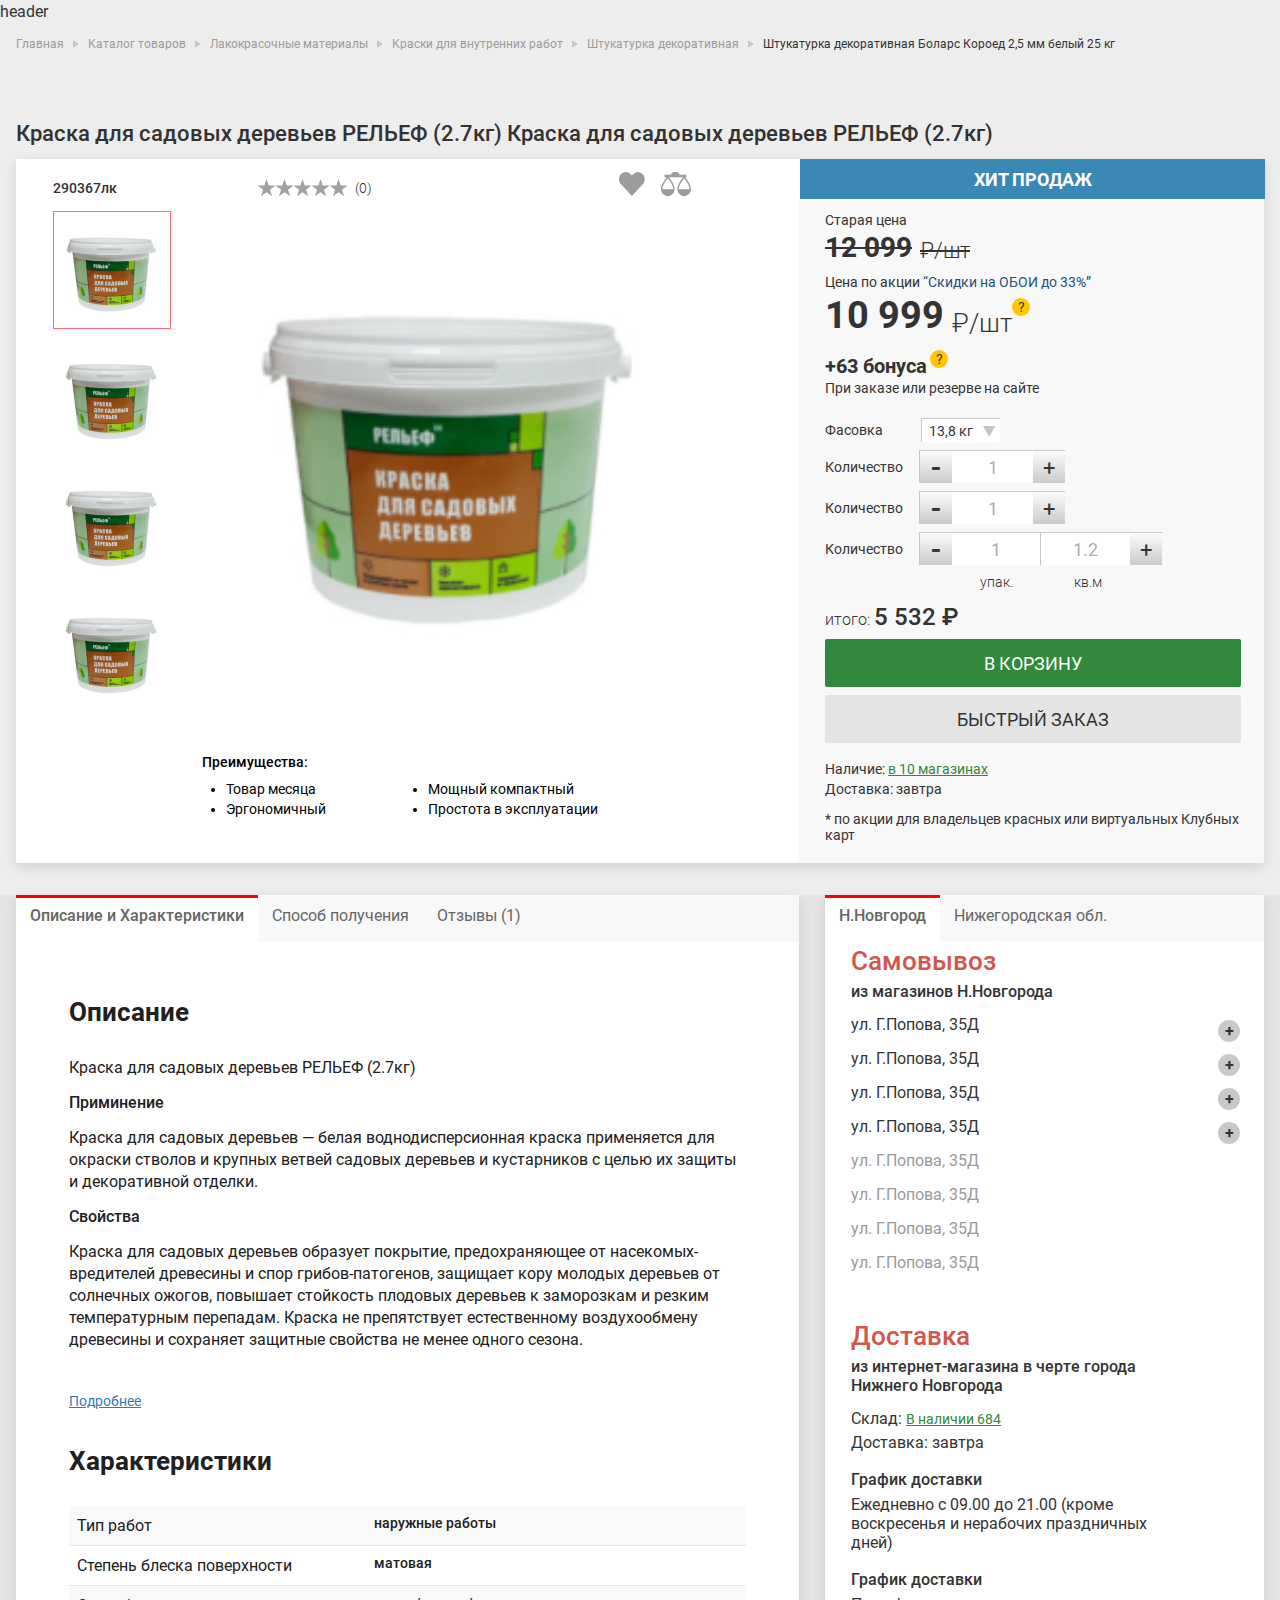
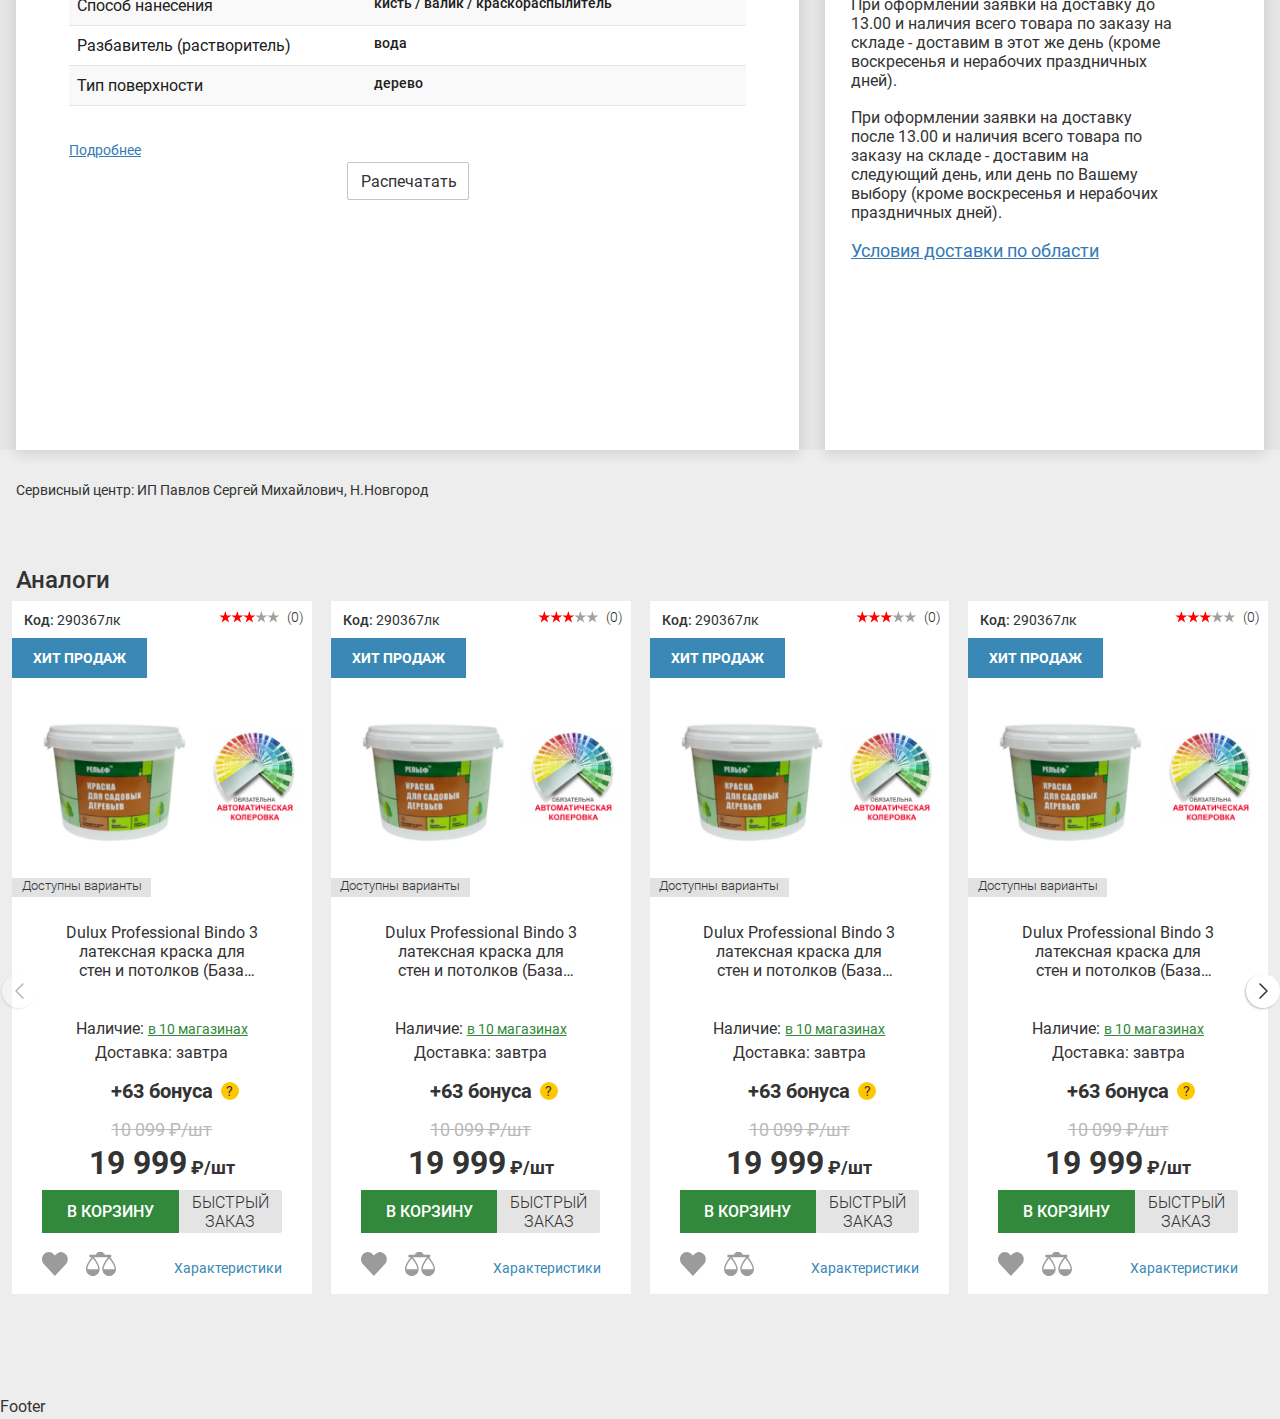
<file: product_details.html>
<!DOCTYPE html>
<html lang="ru">
  <head>
    <meta charset="UTF-8" />
    <meta http-equiv="X-UA-Compatible" content="IE=edge" />
    <meta name="viewport" content="width=device-width, initial-scale=1, minimum-scale=1" />
    <title>title</title>
    <link rel="stylesheet" href="css/fonts.css" />
    <link rel="stylesheet" href="css/product.css" />
    <link rel="stylesheet" href="./css/plugins/swiper-bundle.min.css" />
  </head>
  <body>
    <div class="wrapper">
      <header>
        <p>header</p>
        <div class="container container__product-info">
          <div class="bx-breadcrumb">
            <div class="bx-breadcrumb-item">
              <a href="javascript:void(0);" class="breadcrumb__link">
                <span>Главная</span>
              </a>
              <i class="fa-angle-right"></i>
            </div>

            <div class="bx-breadcrumb-item bx-breadcrumb-item_mobile">
              <span class="bx-breadcrumb__more">_ _ _</span>

              <i class="fa-angle-right"></i>
            </div>

            <div class="bx-breadcrumb-item_box">
              <div class="breadcrumb__item-box breadcrumb__item-box_first">
                <a href="javascript:void(0);">Название рубрики</a>
                <svg class="cross" aria-label="">
                  <use href="./img/svg/symbol-defs.svg#cross"></use>
                </svg>
              </div>
              <div class="breadcrumb__item-box">
                <a href="javascript:void(0);">Название рубрики</a>
                <svg class="" width="9" height="16" aria-label="">
                  <use href="./img/svg/symbol-defs.svg#arrow_analog_r"></use>
                </svg>
              </div>
              <div class="breadcrumb__item-box">
                <a href="javascript:void(0);">Название рубрики</a>
                <svg class="" width="9" height="16" aria-label="">
                  <use href="./img/svg/symbol-defs.svg#arrow_analog_r"></use>
                </svg>
              </div>
              <div class="breadcrumb__item-box">
                <a href="javascript:void(0);">Название рубрики</a>
                <svg class="" width="9" height="16" aria-label="">
                  <use href="./img/svg/symbol-defs.svg#arrow_analog_r"></use>
                </svg>
              </div>
              <div class="breadcrumb__item-box">
                <a href="javascript:void(0);">Название рубрики</a>
                <svg class="" width="9" height="16" aria-label="">
                  <use href="./img/svg/symbol-defs.svg#arrow_analog_r"></use>
                </svg>
              </div>
              <div class="breadcrumb__item-box">
                <a href="javascript:void(0);">Название рубрики</a>
                <svg class="" width="9" height="16" aria-label="">
                  <use href="./img/svg/symbol-defs.svg#arrow_analog_r"></use>
                </svg>
              </div>
            </div>

            <div class="bx-breadcrumb-item _none">
              <a href="javascript:void(0);" class="breadcrumb__link">
                <span>Каталог товаров</span>
              </a>
              <i class="fa-angle-right"></i>
            </div>

            <div class="bx-breadcrumb-item _none">
              <a href="javascript:void(0);" class="breadcrumb__link">
                <span>Лакокрасочные материалы</span>
              </a>
              <i class="fa-angle-right"></i>
            </div>

            <div class="bx-breadcrumb-item _none">
              <a href="javascript:void(0);" class="breadcrumb__link">
                <span>Краски для внутренних работ</span>
              </a>
              <i class="fa-angle-right"></i>
            </div>

            <div class="bx-breadcrumb-item _none">
              <a href="javascript:void(0);" class="breadcrumb__link">
                <span>Штукатурка декоративная</span>
              </a>
              <i class="fa-angle-right"></i>
            </div>

            <div class="bx-breadcrumb-item breadcrumb__link_last">
              <a href="javascript:void(0);" class="breadcrumb__link breadcrumb__link_last">
                <span>Штукатурка декоративная Боларс Короед 2,5 мм белый 25 кг</span>
              </a>
            </div>
          </div>
        </div>
      </header>
      <main>
        <section class="product">
          <div class="container">
            <div class="product-main-title">
              <h1 class="product-main-title__text">
                Краска для садовых деревьев РЕЛЬЕФ (2.7кг) Краска для садовых деревьев РЕЛЬЕФ (2.7кг)
              </h1>
            </div>
          </div>
          <div class="container container__product-info">
            <div class="product-info">
              <div class="product-left">
                <div class="product-left__options">
                  <div class="product-left__options-title">
                    <p class="product-left__article">290367лк</p>
                    <div class="product__reiting">
                      <svg class="reiting__star" width="18" height="18" aria-label="">
                        <use href="./img/svg/symbol-defs.svg#star"></use>
                      </svg>
                      <svg class="reiting__star" width="18" height="18" aria-label="">
                        <use href="./img/svg/symbol-defs.svg#star"></use>
                      </svg>
                      <svg class="reiting__star" width="18" height="18" aria-label="">
                        <use href="./img/svg/symbol-defs.svg#star"></use>
                      </svg>
                      <svg class="reiting__star" width="18" height="18" aria-label="">
                        <use href="./img/svg/symbol-defs.svg#star"></use>
                      </svg>
                      <svg class="reiting__star" width="18" height="18" aria-label="">
                        <use href="./img/svg/symbol-defs.svg#star"></use>
                      </svg>
                      <span class="count_stars">(0)</span>
                    </div>
                  </div>

                  <div class="product-left__options-icon">
                    <span class="options-icon__heart">
                      <svg class="options-icon" width="26" height="24" aria-label="">
                        <use href="./img/svg/symbol-defs.svg#heart"></use>
                      </svg>
                    </span>
                    <span class="options-icon__comparison">
                      <svg class="options-icon" width="30" height="24" aria-label="">
                        <use href="./img/svg/symbol-defs.svg#comparison"></use>
                      </svg>
                    </span>
                  </div>
                </div>

                <div class="product-slider">
                  <div class="swiper swiper-asside">
                    <div class="swiper-wrapper">
                      <!-- Slides -->
                      <div class="swiper-slide">
                        <picture>
                          <source srcset="./img/prod_photo/big_photo.webp" type="image/webp" />
                          <img src="./img/prod_photo/big_photo.jpg" alt="" />
                        </picture>
                      </div>
                      <div class="swiper-slide">
                        <picture>
                          <source srcset="./img/prod_photo/big_photo.webp" type="image/webp" />
                          <img src="./img/prod_photo/big_photo.jpg" alt="" />
                        </picture>
                      </div>
                      <div class="swiper-slide">
                        <picture>
                          <source srcset="./img/prod_photo/big_photo.webp" type="image/webp" />
                          <img src="./img/prod_photo/big_photo.jpg" alt="" />
                        </picture>
                      </div>
                      <div class="swiper-slide">
                        <picture>
                          <source srcset="./img/prod_photo/big_photo.webp" type="image/webp" />
                          <img src="./img/prod_photo/big_photo.jpg" alt="" />
                        </picture>
                      </div>
                    </div>
                  </div>

                  <div class="swiper swiper-big">
                    <div class="swiper-wrapper">
                      <!-- Slides -->

                      <div class="swiper-slide">
                        <picture>
                          <source srcset="./img/prod_photo/big_photo.webp" type="image/webp" />
                          <img src="./img/prod_photo/big_photo.jpg" alt="" />
                        </picture>
                      </div>
                      <div class="swiper-slide">
                        <picture>
                          <source srcset="./img/prod_photo/big_photo.webp" type="image/webp" />
                          <img src="./img/prod_photo/big_photo.jpg" alt="" />
                        </picture>
                      </div>
                      <div class="swiper-slide">
                        <picture>
                          <source srcset="./img/prod_photo/big_photo.webp" type="image/webp" />
                          <img src="./img/prod_photo/big_photo.jpg" alt="" />
                        </picture>
                      </div>
                      <div class="swiper-slide">
                        <picture>
                          <source srcset="./img/prod_photo/big_photo.webp" type="image/webp" />
                          <img src="./img/prod_photo/big_photo.jpg" alt="" />
                        </picture>
                      </div>
                    </div>
                  </div>
                </div>

                <div class="product-info__advantages">
                  <h3 class="product-info__title">Преимущества:</h3>
                  <ul class="product-info__list">
                    <li class="product-info__item">Товар месяца</li>
                    <li class="product-info__item">Мощный компактный</li>
                    <li class="product-info__item">Эргономичный</li>
                    <li class="product-info__item">Простота в эксплуатации</li>
                  </ul>
                </div>
              </div>

              <div class="product-bestseller active">
                <span>ХИТ ПРОДАЖ</span>
              </div>

              <div class="product-rigth">
                <form action="#">
                  <div class="product-rigth__inner">
                    <div class="product-price">
                      <p class="product-price__txt">Старая цена</p>
                      <div class="product-price__old">
                        <p class="product-price__old-number">12 099</p>
                        <span> &#8381;/шт</span>
                      </div>

                      <p class="product-price__txt">
                        Цена по акции
                        <span class="paper">
                          <a href="javascript:void(0);" target="_blank">“Скидки на ОБОИ до 33%”</a>
                        </span>
                      </p>
                      <div class="product-price__current">
                        <p>10 999</p>
                        <span class="product-price__current-qty"> &#8381;/шт</span>
                        <div class="prompt-holder"><span class="prompt-info prompt-info_stok">?</span></div>
                        <div class="prompt-info_stock">
                          <!-- <span class="prompt-delta"></span> -->
                          <span class="prompt-text">Цена по акции “Предложение месяца”</span>
                        </div>
                      </div>
                    </div>

                    <div class="product-bonus">
                      <p class="product-right-bonus__sum">+63 бонуса</p>
                      <div class="prompt-holder"><span class="prompt-info prompt-info_label">?</span></div>
                      <div class="prompt-info_bonus info-bonus_prod">
                        <p class="prompt-bonus_points">+903 бонуса</p>
                        <p class="prompt-text_bonus">по Клубной программе Ордер</p>
                        <p class="prompt-bonus_points">+451.5 бонус</p>
                        <p class="prompt-text_bonus">по акции "В 1.5 раза больше бонусов при заказе на сайте"</p>
                        <p class="prompt-text_bonus">
                          Сумма бонусов для владельцев белых карт и карт Новосел отличается от указанной и будет отображена после
                          авторизации.
                        </p>
                        <p class="prompt-text_bonus">Акционные бонусы начисляются в течении суток после оплаты товара.</p>
                        <a href="javascript:void(0);" class="prompt-bonus_link">Подробности акции</a>
                      </div>
                      <p class="product-bonus__term">При заказе или резерве на сайте</p>
                    </div>

                    <div class="product-packing select">
                      <p class="product-packing__title">Фасовка</p>
                      <div class="product-packing__select select__header">
                        <span class="select__current">13,8 кг</span>
                        <div class="select-arrow">
                          <svg class="" width="30" height="24" aria-label="">
                            <use href="./img/svg/symbol-defs.svg#arrow_down"></use>
                          </svg>
                        </div>
                      </div>

                      <div class="select__body">
                        <div class="select__item"><span>13,8</span> кг</div>
                        <div class="select__item"><span>18,6</span> кг</div>
                        <div class="select__item"><span>30</span> кг</div>
                        <div class="select__item"><span>45,6</span> кг</div>
                        <div class="select__item"><span>100</span> кг</div>
                        <div class="select__item"><span>13,8</span> кг</div>
                        <div class="select__item"><span>18,6</span> кг</div>
                        <div class="select__item"><span>30</span> кг</div>
                        <div class="select__item"><span>45,6</span> кг</div>
                        <div class="select__item"><span>100</span> кг</div>
                      </div>
                    </div>

                    <div class="product-quantity">
                      <label class="product-quantity__label">Количество </label>
                      <div class="product-count">
                        <span class="product-count-btn minus">-</span>
                        <input class="product-count-btn count" type="number" value="1" />
                        <span class="product-count-btn plus">+</span>
                      </div>
                    </div>

                    <div class="product-quantity">
                      <label class="product-quantity__label">Количество </label>
                      <div class="product-count">
                        <span class="product-count-btn minus">-</span>
                        <input class="product-count-btn count" type="number" value="1" />
                        <span class="product-count-btn plus">+</span>
                      </div>
                    </div>

                    <div class="product-quantity product-quantity__double">
                      <label class="product-quantity__label __double">Количество </label>
                      <div class="product-count product-count__double">
                        <span class="product-count-btn minus">-</span>
                        <input class="product-count-btn count count__double _rb" type="number" value="1" />
                        <span class="product-count__term-item1">упак.</span>
                        <input class="product-count-btn count count__double" type="number" value="1.2" />
                        <span class="product-count__term-item2">кв.м</span>
                        <span class="product-count-btn plus">+</span>
                      </div>
                    </div>

                    <div class="product-amount">
                      <p>итого: <span>5 532 &#8381;</span></p>
                    </div>

                    <div class="product-btns">
                      <button type="button" class="btn-buy btn-buy__add-to-basket">В корзину</button>
                      <button type="button" class="btn-buy btn-buy__fast-buy">быстрый заказ</button>
                    </div>

                    <div class="product-other-info">
                      <p class="product-other-presence">Наличие: <span class="green-text">в 10 магазинах</span></p>
                      <p class="product-other-info__text">Доставка: <span>завтра</span></p>
                      <p class="product-other-info__terms">* по акции для владельцев красных или виртуальных Клубных карт</p>
                    </div>
                  </div>
                </form>
              </div>
            </div>
          </div>
        </section>

        <section class="tabs">
          <div class="container">
            <div class="tabs__wrapper">
              <div class="tabs__item-wrap">
                <div class="tabs__item-wrap_desctop">
                  <div class="tabs_btn active">Описание и Характеристики</div>
                  <div class="tabs_btn tab__item_hide">Описание</div>
                  <div class="tabs_btn tab__item_hide">Характеристики</div>
                  <div class="tabs_btn">Способ получения</div>
                  <div class="tabs_btn">Отзывы (<span>1</span>)</div>
                </div>

                <div class="tab__item tab__item_hide-mobil">
                  <div class="tab__wrap">
                    <div class="tab__title">Описание и Характеристики</div>
                    <div class="tab__svg">
                      <svg class="" width="18" height="10" aria-label="">
                        <use href="./img/svg/symbol-defs.svg#arrow_slim"></use>
                      </svg>
                    </div>
                  </div>

                  <div class="tab__inner tab__inner_desc active">
                    <div class="tab__box tab__box_descr">
                      <p class="tab__box_descr-title">Описание</p>
                      <div class="tab__box-more">
                        <h3 class="tab__desc">Краска для садовых деревьев РЕЛЬЕФ (2.7кг)</h3>
                        <p class="tab__desc tab__desc_subtitle">Приминение</p>
                        <p class="tab__desc">
                          Краска для садовых деревьев — белая воднодисперсионная краска применяется для окраски стволов и крупных
                          ветвей садовых деревьев и кустарников с целью их защиты и декоративной отделки.
                        </p>
                        <p class="tab__desc tab__desc_subtitle">Свойства</p>
                        <p class="tab__desc">
                          Краска для садовых деревьев образует покрытие, предохраняющее от насекомых-вредителей древесины и спор
                          грибов-патогенов, защищает кору молодых деревьев от солнечных ожогов, повышает стойкость плодовых
                          деревьев к заморозкам и резким температурным перепадам. Краска не препятствует естественному
                          воздухообмену древесины и сохраняет защитные свойства не менее одного сезона.
                        </p>

                        <p class="tab__desc">Подготовка поверхности</p>
                        <p class="tab__desc">
                          Краска для садовых деревьев образует покрытие, предохраняющее от насекомых-вредителей древесины и спор
                          грибов-патогенов, защищает кору молодых деревьев от солнечных ожогов, повышает стойкость плодовых
                          деревьев к заморозкам и резким температурным перепадам. Краска не препятствует естественному
                          воздухообмену древесины и сохраняет защитные свойства не менее одного сезона.
                        </p>
                        <p class="tab__desc">
                          Краска для садовых деревьев образует покрытие, предохраняющее от насекомых-вредителей древесины и спор
                          грибов-патогенов, защищает кору молодых деревьев от солнечных ожогов, повышает стойкость плодовых
                          деревьев к заморозкам и резким температурным перепадам. Краска не препятствует естественному
                          воздухообмену древесины и сохраняет защитные свойства не менее одного сезона.
                        </p>
                        <p class="tab__desc">
                          Краска для садовых деревьев образует покрытие, предохраняющее от насекомых-вредителей древесины и спор
                          грибов-патогенов, защищает кору молодых деревьев от солнечных ожогов, повышает стойкость плодовых
                          деревьев к заморозкам и резким температурным перепадам. Краска не препятствует естественному
                          воздухообмену древесины и сохраняет защитные свойства не менее одного сезона.
                        </p>
                      </div>

                      <button type="button" class="tab__more">Подробнее</button>
                    </div>

                    <div class="tab__box tab__feature">
                      <p class="tab__box_descr-title">Характеристики</p>

                      <div class="tab__box-more tab__box-more_feature">
                        <div class="tab__row">
                          <div class="tab__row-name">
                            <p class="row-item__name">Тип работ</p>
                          </div>
                          <div class="tab__row-property">
                            <p class="row-item__property">наружные работы</p>
                          </div>
                        </div>

                        <div class="tab__row">
                          <div class="tab__row-name">
                            <p class="row-item__name">Степень блеска поверхности</p>
                          </div>
                          <div class="tab__row-property">
                            <p class="row-item__property">матовая</p>
                          </div>
                        </div>

                        <div class="tab__row">
                          <div class="tab__row-name">
                            <p class="row-item__name">Способ нанесения</p>
                          </div>
                          <div class="tab__row-property">
                            <p class="row-item__property">кисть / валик / краскораспылитель</p>
                          </div>
                        </div>

                        <div class="tab__row">
                          <div class="tab__row-name">
                            <p class="row-item__name">Разбавитель (растворитель)</p>
                          </div>
                          <div class="tab__row-property">
                            <p class="row-item__property">вода</p>
                          </div>
                        </div>

                        <div class="tab__row">
                          <div class="tab__row-name">
                            <p class="row-item__name">Тип поверхности</p>
                          </div>
                          <div class="tab__row-property">
                            <p class="row-item__property">дерево</p>
                          </div>
                        </div>

                        <div class="tab__row">
                          <div class="tab__row-name">
                            <p class="row-item__name">Степень блеска поверхности</p>
                          </div>
                          <div class="tab__row-property">
                            <p class="row-item__property">матовая</p>
                          </div>
                        </div>

                        <div class="tab__row">
                          <div class="tab__row-name">
                            <p class="row-item__name">Степень блеска поверхности</p>
                          </div>
                          <div class="tab__row-property">
                            <p class="row-item__property">матовая</p>
                          </div>
                        </div>

                        <div class="tab__row">
                          <div class="tab__row-name">
                            <p class="row-item__name">Степень блеска поверхности</p>
                          </div>
                          <div class="tab__row-property">
                            <p class="row-item__property">матовая</p>
                          </div>
                        </div>
                        <div class="tab__row">
                          <div class="tab__row-name">
                            <p class="row-item__name">Степень блеска поверхности</p>
                          </div>
                          <div class="tab__row-property">
                            <p class="row-item__property">матовая</p>
                          </div>
                        </div>
                        <div class="tab__row">
                          <div class="tab__row-name">
                            <p class="row-item__name">Степень блеска поверхности</p>
                          </div>
                          <div class="tab__row-property">
                            <p class="row-item__property">матовая</p>
                          </div>
                        </div>
                        <div class="tab__row">
                          <div class="tab__row-name">
                            <p class="row-item__name">Степень блеска поверхности</p>
                          </div>
                          <div class="tab__row-property">
                            <p class="row-item__property">матовая</p>
                          </div>
                        </div>
                        <div class="tab__row">
                          <div class="tab__row-name">
                            <p class="row-item__name">Степень блеска поверхности</p>
                          </div>
                          <div class="tab__row-property">
                            <p class="row-item__property">матовая</p>
                          </div>
                        </div>
                      </div>

                      <button type="button" class="tab__more">Подробнее</button>
                    </div>
                    <button type="button" class="btn__print-page" onclick="print()">Распечатать</button>
                  </div>
                </div>

                <div class="tab__item tab__item_hide">
                  <div class="tab__wrap">
                    <div class="tab__title">Описание</div>
                    <div class="tab__svg">
                      <svg class="" width="18" height="10" aria-label="">
                        <use href="./img/svg/symbol-defs.svg#arrow_slim"></use>
                      </svg>
                    </div>
                  </div>

                  <div class="tab__inner">
                    <div class="tab__box tab__box_descr">
                      <div class="tab__box-more">
                        <h3 class="tab__desc">Краска для садовых деревьев РЕЛЬЕФ (2.7кг)</h3>
                        <p class="tab__desc">ПРИМЕНЕНИЕ</p>
                        <p class="tab__desc">
                          Краска для садовых деревьев — белая воднодисперсионная краска применяется для окраски стволов и крупных
                          ветвей садовых деревьев и кустарников с целью их защиты и декоративной отделки.
                        </p>
                        <p class="tab__desc">СВОЙСТВА</p>
                        <p class="tab__desc">
                          Краска для садовых деревьев образует покрытие, предохраняющее от насекомых-вредителей древесины и спор
                          грибов-патогенов, защищает кору молодых деревьев от солнечных ожогов, повышает стойкость плодовых
                          деревьев к заморозкам и резким температурным перепадам. Краска не препятствует естественному
                          воздухообмену древесины и сохраняет защитные свойства не менее одного сезона.
                        </p>

                        <p class="tab__desc">ПОДГОТОВКА ПОВЕРХНОСТИ</p>
                        <p class="tab__desc">
                          Краска для садовых деревьев образует покрытие, предохраняющее от насекомых-вредителей древесины и спор
                          грибов-патогенов, защищает кору молодых деревьев от солнечных ожогов, повышает стойкость плодовых
                          деревьев к заморозкам и резким температурным перепадам. Краска не препятствует естественному
                          воздухообмену древесины и сохраняет защитные свойства не менее одного сезона.
                        </p>
                        <p class="tab__desc">
                          Краска для садовых деревьев образует покрытие, предохраняющее от насекомых-вредителей древесины и спор
                          грибов-патогенов, защищает кору молодых деревьев от солнечных ожогов, повышает стойкость плодовых
                          деревьев к заморозкам и резким температурным перепадам. Краска не препятствует естественному
                          воздухообмену древесины и сохраняет защитные свойства не менее одного сезона.
                        </p>
                      </div>
                      <button type="button" class="tab__more">Подробнее</button>
                    </div>
                  </div>
                </div>

                <div class="tab__item tab__item_hide">
                  <div class="tab__wrap">
                    <div class="tab__title">Характеристики</div>
                    <div class="tab__svg">
                      <svg class="" width="18" height="10" aria-label="">
                        <use href="./img/svg/symbol-defs.svg#arrow_slim"></use>
                      </svg>
                    </div>
                  </div>
                  <div class="tab__inner">
                    <div class="tab__box tab__feature">
                      <div class="tab__box-more tab__box-more_feature">
                        <div class="tab__row">
                          <div class="tab__row-name">
                            <p class="row-item__name">Тип работ</p>
                          </div>
                          <div class="tab__row-property">
                            <p class="row-item__property">наружные работы</p>
                          </div>
                        </div>

                        <div class="tab__row">
                          <div class="tab__row-name">
                            <p class="row-item__name">Степень блеска поверхности</p>
                          </div>
                          <div class="tab__row-property">
                            <p class="row-item__property">матовая</p>
                          </div>
                        </div>

                        <div class="tab__row">
                          <div class="tab__row-name">
                            <p class="row-item__name">Способ нанесения</p>
                          </div>
                          <div class="tab__row-property">
                            <p class="row-item__property">кисть / валик / краскораспылитель</p>
                          </div>
                        </div>

                        <div class="tab__row">
                          <div class="tab__row-name">
                            <p class="row-item__name">Разбавитель (растворитель)</p>
                          </div>
                          <div class="tab__row-property">
                            <p class="row-item__property">вода</p>
                          </div>
                        </div>

                        <div class="tab__row">
                          <div class="tab__row-name">
                            <p class="row-item__name">Тип поверхности</p>
                          </div>
                          <div class="tab__row-property">
                            <p class="row-item__property">дерево</p>
                          </div>
                        </div>

                        <div class="tab__row">
                          <div class="tab__row-name">
                            <p class="row-item__name">Степень блеска поверхности</p>
                          </div>
                          <div class="tab__row-property">
                            <p class="row-item__property">матовая</p>
                          </div>
                        </div>

                        <div class="tab__row">
                          <div class="tab__row-name">
                            <p class="row-item__name">Степень блеска поверхности</p>
                          </div>
                          <div class="tab__row-property">
                            <p class="row-item__property">матовая</p>
                          </div>
                        </div>

                        <div class="tab__row">
                          <div class="tab__row-name">
                            <p class="row-item__name">Степень блеска поверхности</p>
                          </div>
                          <div class="tab__row-property">
                            <p class="row-item__property">матовая</p>
                          </div>
                        </div>

                        <div class="tab__row">
                          <div class="tab__row-name">
                            <p class="row-item__name">Степень блеска поверхности</p>
                          </div>
                          <div class="tab__row-property">
                            <p class="row-item__property">матовая</p>
                          </div>
                        </div>

                        <div class="tab__row">
                          <div class="tab__row-name">
                            <p class="row-item__name">Степень блеска поверхности</p>
                          </div>
                          <div class="tab__row-property">
                            <p class="row-item__property">матовая</p>
                          </div>
                        </div>

                        <div class="tab__row">
                          <div class="tab__row-name">
                            <p class="row-item__name">Степень блеска поверхности</p>
                          </div>
                          <div class="tab__row-property">
                            <p class="row-item__property">матовая</p>
                          </div>
                        </div>

                        <div class="tab__row">
                          <div class="tab__row-name">
                            <p class="row-item__name">Степень блеска поверхности</p>
                          </div>
                          <div class="tab__row-property">
                            <p class="row-item__property">матовая</p>
                          </div>
                        </div>
                      </div>
                      <button type="button" class="tab__more ml_1">Подробнее</button>
                    </div>
                  </div>
                </div>

                <div class="tab__item">
                  <div class="tab__wrap">
                    <div class="tab__title">Способ получения</div>
                    <div class="tab__svg">
                      <svg class="" width="18" height="10" aria-label="">
                        <use href="./img/svg/symbol-defs.svg#arrow_slim"></use>
                      </svg>
                    </div>
                  </div>

                  <div class="tab__inner">
                    <div class="tab__box tab__box_receipt">
                      <div class="tab__receipt">
                        <p class="tab__receipt-title">Самовывоз</p>

                        <div class="tab__map-wrapper">
                          <div class="tab__receipt-map">
                            <img src="./img/prod_photo/map.jpg" alt="" class="map" />
                          </div>

                          <div class="tab__address">
                            <div class="tab__address-item">
                              <div class="tab__wrap_address">
                                <button type="button" class="tab__address-back">&#8592; Назад</button>
                                <div class="tab__text-wrap">
                                  <p class="tab__text-adds">г. Нижний Новгород, <span>ул. Г.Попова, 35Д</span></p>
                                  <p class="tab__text-match">В наличии 58</p>
                                </div>
                              </div>
                              <div class="tab__address-inner">
                                <div class="tab__box">
                                  <p class="tab__address-time">7:00 - 22:00 ежедневно</p>
                                  <p class="tab__address-phone">+7 (831) 281-80-00</p>
                                </div>
                              </div>
                            </div>

                            <div class="tab__address-item">
                              <div class="tab__wrap_address">
                                <button type="button" class="tab__address-back">&#8592; Назад</button>

                                <div class="tab__text-wrap">
                                  <p class="tab__text-adds">г. Нижний Новгород, <span>ул. Г.Попова, 35Д</span></p>
                                  <p class="tab__text-match">В наличии 58</p>
                                </div>
                              </div>
                              <div class="tab__address-inner">
                                <div class="tab__box">
                                  <p class="tab__address-time">7:00 - 22:00 ежедневно</p>
                                  <p class="tab__address-phone">+7 (831) 281-80-00</p>
                                </div>
                              </div>
                            </div>

                            <div class="tab__address-item">
                              <div class="tab__wrap_address">
                                <button type="button" class="tab__address-back">&#8592; Назад</button>

                                <div class="tab__text-wrap">
                                  <p class="tab__text-adds">г. Нижний Новгород, <span>ул. Г.Попова, 35Д</span></p>
                                  <p class="tab__text-match">В наличии 58</p>
                                </div>
                              </div>
                              <div class="tab__address-inner">
                                <div class="tab__box">
                                  <p class="tab__address-time">7:00 - 22:00 ежедневно</p>
                                  <p class="tab__address-phone">+7 (831) 281-80-00</p>
                                </div>
                              </div>
                            </div>

                            <div class="tab__address-item">
                              <div class="tab__wrap_address">
                                <button type="button" class="tab__address-back">&#8592; Назад</button>

                                <div class="tab__text-wrap">
                                  <p class="tab__text-adds">г. Нижний Новгород, <span>ул. Г.Попова, 35Д</span></p>
                                  <p class="tab__text-match">В наличии 58</p>
                                </div>
                              </div>
                              <div class="tab__address-inner">
                                <div class="tab__box">
                                  <p class="tab__address-time">7:00 - 22:00 ежедневно</p>
                                  <p class="tab__address-phone">+7 (831) 281-80-00</p>
                                </div>
                              </div>
                            </div>

                            <div class="tab__address-item">
                              <div class="tab__wrap_address">
                                <button type="button" class="tab__address-back">&#8592; Назад</button>

                                <div class="tab__text-wrap">
                                  <p class="tab__text-adds">г. Нижний Новгород, <span>ул. Г.Попова, 35Д</span></p>
                                  <p class="tab__text-match">В наличии 58</p>
                                </div>
                              </div>
                              <div class="tab__address-inner">
                                <div class="tab__box">
                                  <p class="tab__address-time">7:00 - 22:00 ежедневно</p>
                                  <p class="tab__address-phone">+7 (831) 281-80-00</p>
                                </div>
                              </div>
                            </div>

                            <div class="tab__address-item">
                              <div class="tab__wrap_address">
                                <button type="button" class="tab__address-back">&#8592; Назад</button>

                                <div class="tab__text-wrap">
                                  <p class="tab__text-adds">г. Нижний Новгород, <span>ул. Г.Попова, 35Д</span></p>
                                  <p class="tab__text-match">В наличии 58</p>
                                </div>
                              </div>
                              <div class="tab__address-inner">
                                <div class="tab__box">
                                  <p class="tab__address-time">7:00 - 22:00 ежедневно</p>
                                  <p class="tab__address-phone">+7 (831) 281-80-00</p>
                                </div>
                              </div>
                            </div>

                            <div class="tab__address-item">
                              <div class="tab__wrap_address">
                                <button type="button" class="tab__address-back">&#8592; Назад</button>

                                <div class="tab__text-wrap">
                                  <p class="tab__text-adds">г. Нижний Новгород, <span>ул. Г.Попова, 35Д</span></p>
                                  <p class="tab__text-match">В наличии 58</p>
                                </div>
                              </div>
                              <div class="tab__address-inner">
                                <div class="tab__box">
                                  <p class="tab__address-time">7:00 - 22:00 ежедневно</p>
                                  <p class="tab__address-phone">+7 (831) 281-80-00</p>
                                </div>
                              </div>
                            </div>
                          </div>
                        </div>

                        <div class="tab__delivery">
                          <h3 class="tab__delivery-title">Доставка из интернет-магазина в черте города Нижнего Новгорода</h3>
                          <p class="tab__stock">Склад: <span class="tab__stock_green">В наличии 684</span></p>
                          <p class="tab__text">Доставка: <span>завтра</span></p>

                          <p class="tab__delivery-subtitle">График доставки</p>
                          <p class="tab__text tab__text_mb2">
                            Ежедневно с 09.00 до 21.00 (кроме воскресенья и нерабочих праздничных дней)
                          </p>

                          <p class="tab__delivery-subtitle">График доставки</p>
                          <p class="tab__text">
                            При оформлении заявки на доставку до 13.00 и наличия всего товара по заказу на складе - доставим в
                            этот же день (кроме воскресенья и нерабочих праздничных дней).
                          </p>

                          <p class="tab__text">
                            При оформлении заявки на доставку после 13.00 и наличия всего товара по заказу на складе - доставим на
                            следующий день, или день по Вашему выбору (кроме воскресенья и нерабочих праздничных дней).
                          </p>
                          <a href="javascript:void(0);" target="_blank" class="tab__terms">Условия доставки по области</a>
                        </div>
                      </div>
                    </div>
                  </div>
                </div>

                <div class="tab__item">
                  <div class="tab__wrap">
                    <div class="tab__title">Отзывы (<span>1</span>)</div>
                    <div class="tab__svg">
                      <svg class="" width="18" height="10" aria-label="">
                        <use href="./img/svg/symbol-defs.svg#arrow_slim"></use>
                      </svg>
                    </div>
                  </div>

                  <div class="tab__inner">
                    <div class="tab__box tab__box_reviews">
                      <div class="tab__rev-box">
                        <div class="tab__rev-info">
                          <p class="tab__rev-title">Отзывы покупателей</p>

                          <div class="product__reiting product__reiting_rev">
                            <svg class="reiting__star reiting__star_rev active" width="12" height="12" aria-label="">
                              <use href="./img/svg/symbol-defs.svg#star"></use>
                            </svg>
                            <svg class="reiting__star reiting__star_rev active" width="12" height="12" aria-label="">
                              <use href="./img/svg/symbol-defs.svg#star"></use>
                            </svg>
                            <svg class="reiting__star reiting__star_rev active" width="12" height="12" aria-label="">
                              <use href="./img/svg/symbol-defs.svg#star"></use>
                            </svg>
                            <svg class="reiting__star reiting__star_rev" width="12" height="12" aria-label="">
                              <use href="./img/svg/symbol-defs.svg#star"></use>
                            </svg>
                            <svg class="reiting__star reiting__star_rev" width="12" height="12" aria-label="">
                              <use href="./img/svg/symbol-defs.svg#star"></use>
                            </svg>
                          </div>
                          <p class="tab__rev-count"><span>1</span> отзыв</p>
                        </div>

                        <div class="tab__rev-add">
                          <button class="tab__rev-btn">новый отзыв <span class="triangle-top"></span></button>
                          <p class="tab__rev-question">Имеется вопрос по отзывам?</p>
                          <a href="" class="tab__rev-cont"> Свяжитесь с Администратором</a>
                        </div>
                      </div>

                      <div class="tab__form-rev">
                        <form action="#" class="tab__form">
                          <div class="tab__form-row">
                            <label class="tab__form-label" for="name">Имя*</label>
                            <input type="text" name="name" id="name" required class="tab__input tab__input_name" />
                          </div>

                          <div class="tab__form-row">
                            <label class="tab__form-label" for="email">E-mail*</label>
                            <input type="email" name="email" id="email" required class="tab__input tab__input_email" />
                          </div>

                          <div class="product__reiting product__reiting_form">
                            <p class="tab__form-mark">Оценка*</p>
                            <div class="form__item">
                              <div class="simple-raiting">
                                <div class="simple-raiting__items">
                                  <input
                                    type="radio"
                                    class="simple-raiting__item"
                                    name="simple-raiting"
                                    id="simple-raiting__5"
                                    value="5"
                                  />
                                  <label for="simple-raiting__5" class="simple-raiting__label"></label>
                                  <input
                                    type="radio"
                                    class="simple-raiting__item"
                                    name="simple-raiting"
                                    id="simple-raiting__4"
                                    value="4"
                                  />
                                  <label for="simple-raiting__4" class="simple-raiting__label"></label>
                                  <input
                                    type="radio"
                                    class="simple-raiting__item"
                                    name="simple-raiting"
                                    id="simple-raiting__3"
                                    value="3"
                                  />
                                  <label for="simple-raiting__3" class="simple-raiting__label"></label>
                                  <input
                                    type="radio"
                                    class="simple-raiting__item"
                                    name="simple-raiting"
                                    id="simple-raiting__2"
                                    value="2"
                                  />
                                  <label for="simple-raiting__2" class="simple-raiting__label"></label>
                                  <input
                                    type="radio"
                                    class="simple-raiting__item"
                                    name="simple-raiting"
                                    id="simple-raiting__1"
                                    value="1"
                                  />
                                  <label for="simple-raiting__1" class="simple-raiting__label"></label>
                                </div>
                              </div>
                            </div>
                          </div>

                          <div class="tab__form-row">
                            <label class="tab__form-label" for="dignity">Достоинства*</label>
                            <textarea
                              name="dignity"
                              id="dignity"
                              class="tab__input tab__input_dignity"
                              cols="30"
                              rows="10"
                              required
                            ></textarea>
                          </div>

                          <div class="tab__form-row">
                            <label class="tab__form-label" for="flaws">Недостатки*</label>
                            <textarea
                              name="flaws"
                              id="flaws"
                              class="tab__input tab__input_flaws"
                              cols="30"
                              rows="10"
                              required
                            ></textarea>
                          </div>

                          <div class="tab__form-row">
                            <label class="tab__form-label" for="coment">Комментарий</label>
                            <textarea
                              name="coment"
                              id="coment"
                              class="tab__input tab__input_coment"
                              cols="30"
                              rows="10"
                            ></textarea>
                          </div>

                          <div class="tab__form-row">
                            <label class="tab__form-label" for="buyfor">Покупал(а) для</label>
                            <input type="text" name="buyfor" id="buyfor" class="tab__input tab__input_buyfor" />
                          </div>

                          <div class="tab__form-row">
                            <label class="tab__form-label" for="img-input">Добавить фото</label>
                            <div class="tab__wrapp-input_image">
                              <input type="file" id="img-input" multiple class="tab__input_image" />
                            </div>
                          </div>

                          <div class="tab__form-row tab__form-row_agreement">
                            <p class="tab__form-prevention">
                              Перед публикацией все отзывы проходят
                              <span><a href="javascript:void(0);">модерацию.</a></span>
                            </p>
                            <p class="tab__form-prevention">
                              Нажимая на кнопку "Отправить отзыв", я даю
                              <span><a href="javascript:void(0);">Согласие на обработку персональных данных;</a></span>
                            </p>
                            <p class="tab__form-prevention">
                              подтверждаю, что согласен с условиями
                              <span><a href="">Политики конфиденциальности</a></span>
                            </p>
                          </div>

                          <button type="submit" class="tab__form-btn">отправить отзыв</button>
                        </form>
                      </div>

                      <div class="tab__users">
                        <div class="tab__user-info">
                          <div class="tab__user-row">
                            <p class="tab__user-name">Иван Иванов</p>
                            <p class="tab__user-date">17 октября 2021</p>
                          </div>

                          <div class="product__reiting product__reiting_rev">
                            <svg class="reiting__star reiting__star_rev active" width="12" height="12" aria-label="">
                              <use href="./img/svg/symbol-defs.svg#star"></use>
                            </svg>
                            <svg class="reiting__star reiting__star_rev active" width="12" height="12" aria-label="">
                              <use href="./img/svg/symbol-defs.svg#star"></use>
                            </svg>
                            <svg class="reiting__star reiting__star_rev active" width="12" height="12" aria-label="">
                              <use href="./img/svg/symbol-defs.svg#star"></use>
                            </svg>
                            <svg class="reiting__star reiting__star_rev" width="12" height="12" aria-label="">
                              <use href="./img/svg/symbol-defs.svg#star"></use>
                            </svg>
                            <svg class="reiting__star reiting__star_rev" width="12" height="12" aria-label="">
                              <use href="./img/svg/symbol-defs.svg#star"></use>
                            </svg>
                          </div>
                        </div>

                        <div class="tab__user-description">
                          <p class="tab__user-subtitle">Достоинства</p>
                          <p class="tab__user-text">
                            Качество хорошее, замечаний при работе нет, растворяется просто, расход четко по инструкции. Сохнет
                            быстро
                          </p>
                          <p class="tab__user-subtitle">Недостатки</p>
                          <p class="tab__user-text">
                            Качество хорошее, замечаний при работе нет, растворяется просто, расход четко по инструкции. Сохнет
                            быстро
                          </p>
                          <p class="tab__user-subtitle">Покупалось для</p>
                          <p class="tab__user-text">
                            Качество хорошее, замечаний при работе нет, растворяется просто, расход четко по инструкции. Сохнет
                            быстро
                          </p>
                        </div>

                        <p class="user-images__title">Фотографии</p>
                        <div class="tab__user-images">
                          <div class="user-image">
                            <img src="./img/prod_photo/teni.jpg" class="rev__img" alt="" />
                          </div>
                          <div class="user-image">
                            <img src="./img/prod_photo/teni.jpg" class="rev__img" alt="" />
                          </div>
                          <div class="user-image">
                            <img src="./img/prod_photo/teni.jpg" class="rev__img" alt="" />
                          </div>
                          <div class="user-image">
                            <img src="./img/prod_photo/teni.jpg" class="rev__img" alt="" />
                          </div>
                          <div class="user-image">
                            <img src="./img/prod_photo/teni.jpg" class="rev__img" alt="" />
                          </div>
                          <div class="user-image">
                            <img src="./img/prod_photo/teni.jpg" class="rev__img" alt="" />
                          </div>
                        </div>

                        <div class="tab__user-grade">
                          <p class="tab__user-benefit">Отзыв помог?</p>
                          <button class="tab__like-btn js-like" type="button">
                            <svg class="tab-svg__like" aria-label="">
                              <use href="./img/svg/symbol-defs.svg#like"></use>
                            </svg>
                          </button>
                          <span class="tab-svg__count like">0</span>
                          <button class="tab__like-btn js-dislike" type="button">
                            <svg class="tab-svg__dislike" aria-label="">
                              <use href="./img/svg/symbol-defs.svg#dislike"></use>
                            </svg>
                          </button>
                          <span class="tab-svg__count dislike">0</span>
                        </div>
                      </div>
                    </div>
                  </div>
                </div>
              </div>

              <div class="section-delivery">
                <div class="tabs__item-wrap_desctop">
                  <div class="tabs_btn active">Н.Новгород</div>
                  <div class="tabs_btn">Нижегородская обл.</div>
                </div>

                <div class="delivery-wrapper tab_inner active">
                  <div class="delivery-item">
                    <p class="delivery-item__title">Самовывоз</p>
                    <p class="delivery-item__subtitle">из магазинов Н.Новгорода</p>

                    <div class="tab__address tab__address_delivery">
                      <div class="tab__address-item_pickup">
                        <div class="tab__wrap_address tab__wrap_address-del">
                          <div class="tab__text-wrap tab__text-wrap_pickup">
                            <p class="tab__text-adds">ул. Г.Попова, 35Д</p>
                            <p class="tab__open-btn">+</p>
                            <p class="tab__close-btn">-</p>
                          </div>
                        </div>
                        <div class="tab__address-inner_pickup">
                          <div class="tab__box">
                            <p class="tab__text-match text-match_pickup">В наличии 58</p>
                            <p class="tab__address-phone">+7 (831) 281-80-00</p>
                            <p class="tab__address-time tab__address-time_mb">7:00 - 22:00</p>
                            <a href="javascript:void(0);" class="map_link">На карте</a>
                          </div>
                        </div>
                      </div>

                      <div class="tab__address-item_pickup">
                        <div class="tab__wrap_address tab__wrap_address-del">
                          <div class="tab__text-wrap tab__text-wrap_pickup">
                            <p class="tab__text-adds">ул. Г.Попова, 35Д</p>
                            <p class="tab__open-btn">+</p>
                            <p class="tab__close-btn">-</p>
                          </div>
                        </div>
                        <div class="tab__address-inner_pickup">
                          <div class="tab__box">
                            <p class="tab__text-match text-match_pickup">В наличии 58</p>
                            <p class="tab__address-phone">+7 (831) 281-80-00</p>
                            <p class="tab__address-time tab__address-time_mb">7:00 - 22:00</p>
                            <a href="javascript:void(0);" class="map_link">На карте</a>
                          </div>
                        </div>
                      </div>

                      <div class="tab__address-item_pickup">
                        <div class="tab__wrap_address tab__wrap_address-del">
                          <div class="tab__text-wrap tab__text-wrap_pickup">
                            <p class="tab__text-adds">ул. Г.Попова, 35Д</p>
                            <p class="tab__open-btn">+</p>
                            <p class="tab__close-btn">-</p>
                          </div>
                        </div>
                        <div class="tab__address-inner_pickup">
                          <div class="tab__box">
                            <p class="tab__text-match text-match_pickup">В наличии 58</p>
                            <p class="tab__address-phone">+7 (831) 281-80-00</p>
                            <p class="tab__address-time tab__address-time_mb">7:00 - 22:00</p>
                            <a href="javascript:void(0);" class="map_link">На карте</a>
                          </div>
                        </div>
                      </div>

                      <div class="tab__address-item_pickup">
                        <div class="tab__wrap_address tab__wrap_address-del">
                          <div class="tab__text-wrap tab__text-wrap_pickup">
                            <p class="tab__text-adds">ул. Г.Попова, 35Д</p>
                            <p class="tab__open-btn">+</p>
                            <p class="tab__close-btn">-</p>
                          </div>
                        </div>
                        <div class="tab__address-inner_pickup">
                          <div class="tab__box">
                            <p class="tab__text-match text-match_pickup">В наличии 58</p>
                            <p class="tab__address-phone">+7 (831) 281-80-00</p>
                            <p class="tab__address-time tab__address-time_mb">7:00 - 22:00</p>
                            <a href="javascript:void(0);" class="map_link">На карте</a>
                          </div>
                        </div>
                      </div>

                      <div class="tab__address-item_pickup disabel">
                        <div class="tab__wrap_address tab__wrap_address-del">
                          <div class="tab__text-wrap tab__text-wrap_pickup">
                            <p class="tab__text-adds">ул. Г.Попова, 35Д</p>
                            <p class="tab__open-btn">+</p>
                            <p class="tab__close-btn">-</p>
                          </div>
                        </div>
                        <div class="tab__address-inner_pickup">
                          <div class="tab__box">
                            <p class="tab__text-match text-match_pickup">В наличии 58</p>
                            <p class="tab__address-phone">+7 (831) 281-80-00</p>
                            <p class="tab__address-time tab__address-time_mb">7:00 - 22:00</p>
                            <a href="javascript:void(0);" class="map_link">На карте</a>
                          </div>
                        </div>
                      </div>

                      <div class="tab__address-item_pickup disabel">
                        <div class="tab__wrap_address tab__wrap_address-del">
                          <div class="tab__text-wrap tab__text-wrap_pickup">
                            <p class="tab__text-adds">ул. Г.Попова, 35Д</p>
                            <p class="tab__open-btn">+</p>
                            <p class="tab__close-btn">-</p>
                          </div>
                        </div>
                        <div class="tab__address-inner_pickup">
                          <div class="tab__box">
                            <p class="tab__text-match text-match_pickup">В наличии 58</p>
                            <p class="tab__address-phone">+7 (831) 281-80-00</p>
                            <p class="tab__address-time tab__address-time_mb">7:00 - 22:00</p>
                            <a href="javascript:void(0);" class="map_link">На карте</a>
                          </div>
                        </div>
                      </div>

                      <div class="tab__address-item_pickup disabel">
                        <div class="tab__wrap_address tab__wrap_address-del">
                          <div class="tab__text-wrap tab__text-wrap_pickup">
                            <p class="tab__text-adds">ул. Г.Попова, 35Д</p>
                            <p class="tab__open-btn">+</p>
                            <p class="tab__close-btn">-</p>
                          </div>
                        </div>
                        <div class="tab__address-inner_pickup">
                          <div class="tab__box">
                            <p class="tab__text-match text-match_pickup">В наличии 58</p>
                            <p class="tab__address-phone">+7 (831) 281-80-00</p>
                            <p class="tab__address-time tab__address-time_mb">7:00 - 22:00</p>
                            <a href="javascript:void(0);" class="map_link">На карте</a>
                          </div>
                        </div>
                      </div>

                      <div class="tab__address-item_pickup disabel">
                        <div class="tab__wrap_address tab__wrap_address-del">
                          <div class="tab__text-wrap tab__text-wrap_pickup">
                            <p class="tab__text-adds">ул. Г.Попова, 35Д</p>
                            <p class="tab__open-btn">+</p>
                            <p class="tab__close-btn">-</p>
                          </div>
                        </div>
                        <div class="tab__address-inner_pickup">
                          <div class="tab__box">
                            <p class="tab__text-match text-match_pickup">В наличии 58</p>
                            <p class="tab__address-phone">+7 (831) 281-80-00</p>
                            <p class="tab__address-time tab__address-time_mb">7:00 - 22:00</p>
                            <a href="javascript:void(0);" class="map_link">На карте</a>
                          </div>
                        </div>
                      </div>
                    </div>
                  </div>

                  <div class="delivery-item delivery-item_deliv">
                    <p class="delivery-item__title">Доставка</p>
                    <p class="delivery-item__subtitle">из интернет-магазина в черте города Нижнего Новгорода</p>

                    <p class="tab__stock">Склад: <span class="tab__stock_green">В наличии 684</span></p>
                    <p class="tab__text">Доставка: <span>завтра</span></p>

                    <p class="tab__delivery-subtitle">График доставки</p>
                    <p class="tab__text">Ежедневно с 09.00 до 21.00 (кроме воскресенья и нерабочих праздничных дней)</p>

                    <p class="tab__delivery-subtitle">График доставки</p>
                    <p class="tab__text">
                      При оформлении заявки на доставку до 13.00 и наличия всего товара по заказу на складе - доставим в этот же
                      день (кроме воскресенья и нерабочих праздничных дней).
                    </p>

                    <p class="tab__text">
                      При оформлении заявки на доставку после 13.00 и наличия всего товара по заказу на складе - доставим на
                      следующий день, или день по Вашему выбору (кроме воскресенья и нерабочих праздничных дней).
                    </p>
                    <a href="javascript:void(0);" target="_blank" class="tab__terms">Условия доставки по области</a>
                  </div>
                </div>

                <div class="delivery-wrapper tab_inner">
                  <div class="delivery-item">
                    <p class="delivery-item__title">Самовывоз</p>
                    <p class="delivery-item__subtitle">из магазинов Н.Новгорода</p>

                    <div class="tab__address tab__address_delivery">
                      <div class="tab__address-item_pickup">
                        <div class="tab__wrap_address tab__wrap_address-del">
                          <div class="tab__text-wrap tab__text-wrap_pickup">
                            <p class="tab__text-adds">ул. Г.Попова, 35Д</p>
                            <p class="tab__open-btn">+</p>
                            <p class="tab__close-btn">-</p>
                          </div>
                        </div>
                        <div class="tab__address-inner_pickup">
                          <div class="tab__box">
                            <p class="tab__text-match text-match_pickup">В наличии 58</p>
                            <p class="tab__address-phone">+7 (831) 281-80-00</p>
                            <p class="tab__address-time tab__address-time_mb">7:00 - 22:00</p>
                            <a href="javascript:void(0);" class="map_link">На карте</a>
                          </div>
                        </div>
                      </div>

                      <div class="tab__address-item_pickup">
                        <div class="tab__wrap_address tab__wrap_address-del">
                          <div class="tab__text-wrap tab__text-wrap_pickup">
                            <p class="tab__text-adds">ул. Г.Попова, 35Д</p>
                            <p class="tab__open-btn">+</p>
                            <p class="tab__close-btn">-</p>
                          </div>
                        </div>
                        <div class="tab__address-inner_pickup">
                          <div class="tab__box">
                            <p class="tab__text-match text-match_pickup">В наличии 58</p>
                            <p class="tab__address-phone">+7 (831) 281-80-00</p>
                            <p class="tab__address-time tab__address-time_mb">7:00 - 22:00</p>
                            <a href="javascript:void(0);" class="map_link">На карте</a>
                          </div>
                        </div>
                      </div>

                      <div class="tab__address-item_pickup disabel">
                        <div class="tab__wrap_address tab__wrap_address-del">
                          <div class="tab__text-wrap tab__text-wrap_pickup">
                            <p class="tab__text-adds">ул. Г.Попова, 35Д</p>
                            <p class="tab__open-btn">+</p>
                            <p class="tab__close-btn">-</p>
                          </div>
                        </div>

                        <div class="tab__address-inner_pickup">
                          <div class="tab__box">
                            <p class="tab__text-match text-match_pickup">В наличии 58</p>
                            <p class="tab__address-phone">+7 (831) 281-80-00</p>
                            <p class="tab__address-time tab__address-time_mb">7:00 - 22:00</p>
                            <a href="javascript:void(0);" class="map_link">На карте</a>
                          </div>
                        </div>
                      </div>

                      <div class="tab__address-item_pickup disabel">
                        <div class="tab__wrap_address tab__wrap_address-del">
                          <div class="tab__text-wrap tab__text-wrap_pickup">
                            <p class="tab__text-adds">ул. Г.Попова, 35Д</p>
                            <p class="tab__open-btn">+</p>
                            <p class="tab__close-btn">-</p>
                          </div>
                        </div>
                        <div class="tab__address-inner_pickup">
                          <div class="tab__box">
                            <p class="tab__text-match text-match_pickup">В наличии 58</p>
                            <p class="tab__address-phone">+7 (831) 281-80-00</p>
                            <p class="tab__address-time tab__address-time_mb">7:00 - 22:00</p>
                            <a href="javascript:void(0);" class="map_link">На карте</a>
                          </div>
                        </div>
                      </div>
                    </div>
                  </div>

                  <div class="delivery-item">
                    <p class="delivery-item__title">Доставка</p>
                    <p class="delivery-item__subtitle">из интернет-магазина в черте города Нижнего Новгорода</p>

                    <p class="tab__stock">Склад: <span class="tab__stock_green">В наличии 684</span></p>
                    <p class="tab__text">Доставка: <span>завтра</span></p>

                    <p class="tab__delivery-subtitle">График доставки</p>
                    <p class="tab__text">Ежедневно с 09.00 до 21.00 (кроме воскресенья и нерабочих праздничных дней)</p>

                    <p class="tab__delivery-subtitle">График доставки</p>
                    <p class="tab__text">
                      При оформлении заявки на доставку до 13.00 и наличия всего товара по заказу на складе - доставим в этот же
                      день (кроме воскресенья и нерабочих праздничных дней).
                    </p>

                    <p class="tab__text">
                      При оформлении заявки на доставку после 13.00 и наличия всего товара по заказу на складе - доставим на
                      следующий день, или день по Вашему выбору (кроме воскресенья и нерабочих праздничных дней).
                    </p>
                    <a href="javascript:void(0);" target="_blank" class="tab__terms">Условия доставки по области</a>
                  </div>
                </div>
              </div>

              <div class="product-offers product-offers_tabs">
                <h3 class="product-offers__title">Вам могут понадобиться</h3>
                <div class="swiper swiper__offers">
                  <div class="swiper-wrapper">
                    <!-- Slides -->
                    <div class="swiper-slide swiper-slide_tabs-asside">
                      <div class="product-offers__card">
                        <div class="product-offers__img">
                          <picture>
                            <source srcset="./img/prod_photo/big_photo.webp" type="image/webp" />
                            <img src="./img/prod_photo/big_photo.jpg" alt="" class="card__img" />
                          </picture>
                        </div>

                        <p class="product-offers__title-card">Кисть плоская 888 Аква КФ 3" 75мм</p>
                        <p class="product-offers__price">170 ₽/шт</p>
                        <button class="product-offers__btn">В корзину</button>
                      </div>
                    </div>

                    <div class="swiper-slide swiper-slide_tabs-asside">
                      <div class="product-offers__card">
                        <div class="product-offers__img">
                          <picture>
                            <source srcset="./img/prod_photo/big_photo.webp" type="image/webp" />
                            <img src="./img/prod_photo/big_photo.jpg" alt="" class="card__img" />
                          </picture>
                        </div>

                        <p class="product-offers__title-card">Кисть плоская 888 Аква КФ 3" 75мм</p>
                        <p class="product-offers__price">170 ₽/шт</p>
                        <button class="product-offers__btn">В корзину</button>
                      </div>
                    </div>

                    <div class="swiper-slide swiper-slide_tabs-asside">
                      <div class="product-offers__card">
                        <div class="product-offers__img">
                          <picture>
                            <source srcset="./img/prod_photo/big_photo.webp" type="image/webp" />
                            <img src="./img/prod_photo/big_photo.jpg" alt="" class="card__img" />
                          </picture>
                        </div>

                        <p class="product-offers__title-card">Кисть плоская 888 Аква КФ 3" 75мм</p>
                        <p class="product-offers__price">170 ₽/шт</p>
                        <button class="product-offers__btn">В корзину</button>
                      </div>
                    </div>

                    <div class="swiper-slide swiper-slide_tabs-asside">
                      <div class="product-offers__card">
                        <div class="product-offers__img">
                          <picture>
                            <source srcset="./img/prod_photo/big_photo.webp" type="image/webp" />
                            <img src="./img/prod_photo/big_photo.jpg" alt="" class="card__img" />
                          </picture>
                        </div>

                        <p class="product-offers__title-card">Кисть плоская 888 Аква КФ 3" 75мм</p>
                        <p class="product-offers__price">170 ₽/шт</p>
                        <button class="product-offers__btn">В корзину</button>
                      </div>
                    </div>
                  </div>

                  <div class="swiper-button-next">
                    <svg class="" width="30" height="24" aria-label="">
                      <use href="./img/svg/symbol-defs.svg#arrow_offers_r"></use>
                    </svg>
                  </div>
                  <div class="swiper-button-prev">
                    <svg class="" width="30" height="24" aria-label="">
                      <use href="./img/svg/symbol-defs.svg#arrow_offers_l"></use>
                    </svg>
                  </div>
                </div>
              </div>
            </div>
          </div>
        </section>

        <section class="section-product-offers">
          <div class="container">
            <div class="product-offers">
              <h3 class="product-offers__title">Вам могут понадобиться</h3>
              <div class="swiper swiper__offers">
                <div class="swiper-wrapper">
                  <!-- Slides -->
                  <div class="swiper-slide">
                    <div class="product-offers__card">
                      <div class="product-offers__img">
                        <picture>
                          <source srcset="./img/prod_photo/big_photo.webp" type="image/webp" />
                          <img src="./img/prod_photo/big_photo.jpg" alt="" class="card__img" />
                        </picture>
                      </div>

                      <p class="product-offers__title-card">Кисть плоская 888 Аква КФ 3" 75мм</p>
                      <p class="product-offers__price">170 ₽/шт</p>
                      <button class="product-offers__btn">В корзину</button>
                    </div>
                  </div>
                  <div class="swiper-slide">
                    <div class="product-offers__card">
                      <div class="product-offers__img">
                        <picture>
                          <source srcset="./img/prod_photo/big_photo.webp" type="image/webp" />
                          <img src="./img/prod_photo/big_photo.jpg" alt="" class="card__img" />
                        </picture>
                      </div>

                      <p class="product-offers__title-card">Кисть плоская 888 Аква КФ 3" 75мм</p>
                      <p class="product-offers__price">170 ₽/шт</p>
                      <button class="product-offers__btn">В корзину</button>
                    </div>
                  </div>
                  <div class="swiper-slide">
                    <div class="product-offers__card">
                      <div class="product-offers__img">
                        <picture>
                          <source srcset="./img/prod_photo/big_photo.webp" type="image/webp" />
                          <img src="./img/prod_photo/big_photo.jpg" alt="" class="card__img" />
                        </picture>
                      </div>

                      <p class="product-offers__title-card">Кисть плоская 888 Аква КФ 3" 75мм</p>
                      <p class="product-offers__price">170 ₽/шт</p>
                      <button class="product-offers__btn">В корзину</button>
                    </div>
                  </div>
                </div>
                <div class="swiper-button-next">
                  <svg class="" width="30" height="24" aria-label="">
                    <use href="./img/svg/symbol-defs.svg#arrow_offers_r"></use>
                  </svg>
                </div>
                <div class="swiper-button-prev">
                  <svg class="" width="30" height="24" aria-label="">
                    <use href="./img/svg/symbol-defs.svg#arrow_offers_l"></use>
                  </svg>
                </div>
              </div>
            </div>
          </div>
        </section>

        <section class="section-product-analog">
          <div class="container">
            <p class="service-center-text">Сервисный центр: ИП Павлов Сергей Михайлович, Н.Новгород</p>
            <div class="product-analog">
              <h3 class="product-analog__title">Аналоги</h3>
              <div class="swiper swiper__analog">
                <div class="swiper-wrapper">
                  <!-- Slides -->

                  <div class="swiper-slide swiper-slide_analog">
                    <div class="product-analog__card">
                      <div class="swiper-options">
                        <p class="product-left__article">Код: <span>290367лк</span></p>
                      </div>
                      <div class="product-analog__img">
                        <div class="product-analog__inner-img">
                          <picture>
                            <source srcset="./img/prod_photo/big_photo.webp" type="image/webp" />
                            <img src="./img/prod_photo/big_photo.jpg" alt="" class="card__img" />
                          </picture>
                        </div>
                        <picture>
                          <!-- <source srcset="./img/prod_photo/big_photo.webp" type="image/webp" /> -->
                          <img src="./img/prod_photo/palitra.jpg" alt="" class="card_img2" />
                        </picture>
                      </div>
                      <p class="product-analog__choice">Доступны варианты</p>
                      <div class="product__img-shild">
                        <p class="product__img-shild_text">ХИТ ПРОДАЖ</p>
                      </div>

                      <div class="product__reiting product__reiting_analog">
                        <svg class="reiting__star reiting__star_analog active" width="12" height="12" aria-label="">
                          <use href="./img/svg/symbol-defs.svg#star"></use>
                        </svg>
                        <svg class="reiting__star reiting__star_analog active" width="12" height="12" aria-label="">
                          <use href="./img/svg/symbol-defs.svg#star"></use>
                        </svg>
                        <svg class="reiting__star reiting__star_analog active" width="12" height="12" aria-label="">
                          <use href="./img/svg/symbol-defs.svg#star"></use>
                        </svg>
                        <svg class="reiting__star reiting__star_analog" width="12" height="12" aria-label="">
                          <use href="./img/svg/symbol-defs.svg#star"></use>
                        </svg>
                        <svg class="reiting__star reiting__star_analog" width="12" height="12" aria-label="">
                          <use href="./img/svg/symbol-defs.svg#star"></use>
                        </svg>
                        <span class="count_stars">(0)</span>
                      </div>

                      <p class="product-analog__title-card">
                        Dulux Professional Bindo 3 латексная краска для стен и потолков (База BW) 4.5л
                      </p>
                      <div class="product-analog__dop-info">
                        <p class="tab__stock tab__stock_slide">
                          Наличие: <a href="javascript:void(0)" class="tab__stock_green">в 10 магазинах</a>
                        </p>
                        <p class="tab__text tab__text_slide">Доставка: <span>завтра</span></p>
                        <div class="product-bonus product-bonus_slide">
                          <p class="product-bonus__sum">+63 бонуса</p>
                          <div class="prompt-holder"><span class="prompt-info prompt-info_analog">?</span></div>
                          <div class="prompt-info_bonus info_bonus-analog">
                            <p class="prompt-bonus_points">+903 бонуса</p>
                            <p class="prompt-text_bonus">по Клубной программе Ордер</p>
                            <p class="prompt-bonus_points">+451.5 бонус</p>
                            <p class="prompt-text_bonus">по акции "В 1.5 раза больше бонусов при заказе на сайте"</p>
                            <p class="prompt-text_bonus">
                              Сумма бонусов для владельцев белых карт и карт Новосел отличается от указанной и будет отображена
                              после авторизации.
                            </p>
                            <p class="prompt-text_bonus">Акционные бонусы начисляются в течении суток после оплаты товара.</p>
                            <a href="javascript:void(0);" class="prompt-bonus_link">Подробности акции</a>
                          </div>
                        </div>
                      </div>

                      <p class="product-analog__price_old"><span>10 099</span> ₽/шт</p>
                      <p class="product-analog__price"><span>19 999</span> ₽/шт</p>

                      <div class="product-analog__btn-wrap">
                        <button class="product-offers__btnbasket">В корзину</button>
                        <button class="product-offers__fast-btn">быстрый заказ</button>
                      </div>

                      <div class="product-offers__options-icon">
                        <div>
                          <a class="product-offers__heart" href="javascript:void(0);">
                            <svg class="options-icon" width="26" height="24" aria-label="">
                              <use href="./img/svg/symbol-defs.svg#heart"></use>
                            </svg>
                          </a>
                          <a class="product-offers__comparison" href="javascript:void(0);">
                            <svg class="options-icon" width="30" height="24" aria-label="">
                              <use href="./img/svg/symbol-defs.svg#comparison"></use>
                            </svg>
                          </a>
                        </div>
                        <a href="javascript:void(0);" class="product-offers__link">Характеристики</a>
                      </div>
                    </div>
                  </div>
                  <div class="swiper-slide swiper-slide_analog">
                    <div class="product-analog__card">
                      <div class="swiper-options">
                        <p class="product-left__article">Код: <span>290367лк</span></p>
                      </div>
                      <div class="product-analog__img">
                        <div class="product-analog__inner-img">
                          <picture>
                            <source srcset="./img/prod_photo/big_photo.webp" type="image/webp" />
                            <img src="./img/prod_photo/big_photo.jpg" alt="" class="card__img" />
                          </picture>
                        </div>
                        <picture>
                          <!-- <source srcset="./img/prod_photo/big_photo.webp" type="image/webp" /> -->
                          <img src="./img/prod_photo/palitra.jpg" alt="" class="card_img2" />
                        </picture>
                      </div>
                      <p class="product-analog__choice">Доступны варианты</p>
                      <div class="product__img-shild">
                        <p class="product__img-shild_text">ХИТ ПРОДАЖ</p>
                      </div>

                      <div class="product__reiting product__reiting_analog">
                        <svg class="reiting__star reiting__star_analog active" width="12" height="12" aria-label="">
                          <use href="./img/svg/symbol-defs.svg#star"></use>
                        </svg>
                        <svg class="reiting__star reiting__star_analog active" width="12" height="12" aria-label="">
                          <use href="./img/svg/symbol-defs.svg#star"></use>
                        </svg>
                        <svg class="reiting__star reiting__star_analog active" width="12" height="12" aria-label="">
                          <use href="./img/svg/symbol-defs.svg#star"></use>
                        </svg>
                        <svg class="reiting__star reiting__star_analog" width="12" height="12" aria-label="">
                          <use href="./img/svg/symbol-defs.svg#star"></use>
                        </svg>
                        <svg class="reiting__star reiting__star_analog" width="12" height="12" aria-label="">
                          <use href="./img/svg/symbol-defs.svg#star"></use>
                        </svg>
                        <span class="count_stars">(0)</span>
                      </div>

                      <p class="product-analog__title-card">
                        Dulux Professional Bindo 3 латексная краска для стен и потолков (База BW) 4.5л
                      </p>
                      <div class="product-analog__dop-info">
                        <p class="tab__stock tab__stock_slide">Наличие: <span class="tab__stock_green">в 10 магазинах</span></p>
                        <p class="tab__text tab__text_slide">Доставка: <span>завтра</span></p>
                        <div class="product-bonus product-bonus_slide">
                          <p class="product-bonus__sum">+63 бонуса</p>
                          <div class="prompt-holder"><span class="prompt-info prompt-info_analog">?</span></div>
                          <div class="prompt-info_bonus info_bonus-analog">
                            <p class="prompt-bonus_points">+903 бонуса</p>
                            <p class="prompt-text_bonus">по Клубной программе Ордер</p>
                            <p class="prompt-bonus_points">+451.5 бонус</p>
                            <p class="prompt-text_bonus">по акции "В 1.5 раза больше бонусов при заказе на сайте"</p>
                            <p class="prompt-text_bonus">
                              Сумма бонусов для владельцев белых карт и карт Новосел отличается от указанной и будет отображена
                              после авторизации.
                            </p>
                            <p class="prompt-text_bonus">Акционные бонусы начисляются в течении суток после оплаты товара.</p>
                            <a href="javascript:void(0);" class="prompt-bonus_link">Подробности акции</a>
                          </div>
                        </div>
                      </div>

                      <p class="product-analog__price_old"><span>10 099</span> ₽/шт</p>
                      <p class="product-analog__price"><span>19 999</span> ₽/шт</p>

                      <div class="product-analog__btn-wrap">
                        <button class="product-offers__btnbasket">В корзину</button>
                        <button class="product-offers__fast-btn">быстрый заказ</button>
                      </div>

                      <div class="product-offers__options-icon">
                        <div>
                          <a class="product-offers__heart" href="javascript:void(0);">
                            <svg class="options-icon" width="26" height="24" aria-label="">
                              <use href="./img/svg/symbol-defs.svg#heart"></use>
                            </svg>
                          </a>
                          <a class="product-offers__comparison" href="javascript:void(0);">
                            <svg class="options-icon" width="30" height="24" aria-label="">
                              <use href="./img/svg/symbol-defs.svg#comparison"></use>
                            </svg>
                          </a>
                        </div>
                        <a href="javascript:void(0);" class="product-offers__link">Характеристики</a>
                      </div>
                    </div>
                  </div>

                  <div class="swiper-slide swiper-slide_analog">
                    <div class="product-analog__card">
                      <div class="swiper-options">
                        <p class="product-left__article">Код: <span>290367лк</span></p>
                      </div>
                      <div class="product-analog__img">
                        <div class="product-analog__inner-img">
                          <picture>
                            <source srcset="./img/prod_photo/big_photo.webp" type="image/webp" />
                            <img src="./img/prod_photo/big_photo.jpg" alt="" class="card__img" />
                          </picture>
                        </div>
                        <picture>
                          <!-- <source srcset="./img/prod_photo/big_photo.webp" type="image/webp" /> -->
                          <img src="./img/prod_photo/palitra.jpg" alt="" class="card_img2" />
                        </picture>
                      </div>
                      <p class="product-analog__choice">Доступны варианты</p>
                      <div class="product__img-shild">
                        <p class="product__img-shild_text">ХИТ ПРОДАЖ</p>
                      </div>

                      <div class="product__reiting product__reiting_analog">
                        <svg class="reiting__star reiting__star_analog active" width="12" height="12" aria-label="">
                          <use href="./img/svg/symbol-defs.svg#star"></use>
                        </svg>
                        <svg class="reiting__star reiting__star_analog active" width="12" height="12" aria-label="">
                          <use href="./img/svg/symbol-defs.svg#star"></use>
                        </svg>
                        <svg class="reiting__star reiting__star_analog active" width="12" height="12" aria-label="">
                          <use href="./img/svg/symbol-defs.svg#star"></use>
                        </svg>
                        <svg class="reiting__star reiting__star_analog" width="12" height="12" aria-label="">
                          <use href="./img/svg/symbol-defs.svg#star"></use>
                        </svg>
                        <svg class="reiting__star reiting__star_analog" width="12" height="12" aria-label="">
                          <use href="./img/svg/symbol-defs.svg#star"></use>
                        </svg>
                        <span class="count_stars">(0)</span>
                      </div>

                      <p class="product-analog__title-card">
                        Dulux Professional Bindo 3 латексная краска для стен и потолков (База BW) 4.5л
                      </p>
                      <div class="product-analog__dop-info">
                        <p class="tab__stock tab__stock_slide">Наличие: <span class="tab__stock_green">в 10 магазинах</span></p>
                        <p class="tab__text tab__text_slide">Доставка: <span>завтра</span></p>
                        <div class="product-bonus product-bonus_slide">
                          <p class="product-bonus__sum">+63 бонуса</p>
                          <div class="prompt-holder"><span class="prompt-info prompt-info_analog">?</span></div>
                          <div class="prompt-info_bonus info_bonus-analog">
                            <p class="prompt-bonus_points">+903 бонуса</p>
                            <p class="prompt-text_bonus">по Клубной программе Ордер</p>
                            <p class="prompt-bonus_points">+451.5 бонус</p>
                            <p class="prompt-text_bonus">по акции "В 1.5 раза больше бонусов при заказе на сайте"</p>
                            <p class="prompt-text_bonus">
                              Сумма бонусов для владельцев белых карт и карт Новосел отличается от указанной и будет отображена
                              после авторизации.
                            </p>
                            <p class="prompt-text_bonus">Акционные бонусы начисляются в течении суток после оплаты товара.</p>
                            <a href="javascript:void(0);" class="prompt-bonus_link">Подробности акции</a>
                          </div>
                        </div>
                      </div>

                      <p class="product-analog__price_old"><span>10 099</span> ₽/шт</p>
                      <p class="product-analog__price"><span>19 999</span> ₽/шт</p>

                      <div class="product-analog__btn-wrap">
                        <button class="product-offers__btnbasket">В корзину</button>
                        <button class="product-offers__fast-btn">быстрый заказ</button>
                      </div>

                      <div class="product-offers__options-icon">
                        <div>
                          <a class="product-offers__heart" href="javascript:void(0);">
                            <svg class="options-icon" width="26" height="24" aria-label="">
                              <use href="./img/svg/symbol-defs.svg#heart"></use>
                            </svg>
                          </a>
                          <a class="product-offers__comparison" href="javascript:void(0);">
                            <svg class="options-icon" width="30" height="24" aria-label="">
                              <use href="./img/svg/symbol-defs.svg#comparison"></use>
                            </svg>
                          </a>
                        </div>
                        <a href="javascript:void(0);" class="product-offers__link">Характеристики</a>
                      </div>
                    </div>
                  </div>

                  <div class="swiper-slide swiper-slide_analog">
                    <div class="product-analog__card">
                      <div class="swiper-options">
                        <p class="product-left__article">Код: <span>290367лк</span></p>
                      </div>
                      <div class="product-analog__img">
                        <div class="product-analog__inner-img">
                          <picture>
                            <source srcset="./img/prod_photo/big_photo.webp" type="image/webp" />
                            <img src="./img/prod_photo/big_photo.jpg" alt="" class="card__img" />
                          </picture>
                        </div>
                        <picture>
                          <!-- <source srcset="./img/prod_photo/big_photo.webp" type="image/webp" /> -->
                          <img src="./img/prod_photo/palitra.jpg" alt="" class="card_img2" />
                        </picture>
                      </div>
                      <p class="product-analog__choice">Доступны варианты</p>
                      <div class="product__img-shild">
                        <p class="product__img-shild_text">ХИТ ПРОДАЖ</p>
                      </div>

                      <div class="product__reiting product__reiting_analog">
                        <svg class="reiting__star reiting__star_analog active" width="12" height="12" aria-label="">
                          <use href="./img/svg/symbol-defs.svg#star"></use>
                        </svg>
                        <svg class="reiting__star reiting__star_analog active" width="12" height="12" aria-label="">
                          <use href="./img/svg/symbol-defs.svg#star"></use>
                        </svg>
                        <svg class="reiting__star reiting__star_analog active" width="12" height="12" aria-label="">
                          <use href="./img/svg/symbol-defs.svg#star"></use>
                        </svg>
                        <svg class="reiting__star reiting__star_analog" width="12" height="12" aria-label="">
                          <use href="./img/svg/symbol-defs.svg#star"></use>
                        </svg>
                        <svg class="reiting__star reiting__star_analog" width="12" height="12" aria-label="">
                          <use href="./img/svg/symbol-defs.svg#star"></use>
                        </svg>
                        <span class="count_stars">(0)</span>
                      </div>

                      <p class="product-analog__title-card">
                        Dulux Professional Bindo 3 латексная краска для стен и потолков (База BW) 4.5л
                      </p>
                      <div class="product-analog__dop-info">
                        <p class="tab__stock tab__stock_slide">Наличие: <span class="tab__stock_green">в 10 магазинах</span></p>
                        <p class="tab__text tab__text_slide">Доставка: <span>завтра</span></p>
                        <div class="product-bonus product-bonus_slide">
                          <p class="product-bonus__sum">+63 бонуса</p>
                          <div class="prompt-holder"><span class="prompt-info prompt-info_analog">?</span></div>
                          <div class="prompt-info_bonus info_bonus-analog">
                            <p class="prompt-bonus_points">+903 бонуса</p>
                            <p class="prompt-text_bonus">по Клубной программе Ордер</p>
                            <p class="prompt-bonus_points">+451.5 бонус</p>
                            <p class="prompt-text_bonus">по акции "В 1.5 раза больше бонусов при заказе на сайте"</p>
                            <p class="prompt-text_bonus">
                              Сумма бонусов для владельцев белых карт и карт Новосел отличается от указанной и будет отображена
                              после авторизации.
                            </p>
                            <p class="prompt-text_bonus">Акционные бонусы начисляются в течении суток после оплаты товара.</p>
                            <a href="javascript:void(0);" class="prompt-bonus_link">Подробности акции</a>
                          </div>
                        </div>
                      </div>

                      <p class="product-analog__price_old"><span>10 099</span> ₽/шт</p>
                      <p class="product-analog__price"><span>19 999</span> ₽/шт</p>

                      <div class="product-analog__btn-wrap">
                        <button class="product-offers__btnbasket">В корзину</button>
                        <button class="product-offers__fast-btn">быстрый заказ</button>
                      </div>

                      <div class="product-offers__options-icon">
                        <div>
                          <a class="product-offers__heart" href="javascript:void(0);">
                            <svg class="options-icon" width="26" height="24" aria-label="">
                              <use href="./img/svg/symbol-defs.svg#heart"></use>
                            </svg>
                          </a>
                          <a class="product-offers__comparison" href="javascript:void(0);">
                            <svg class="options-icon" width="30" height="24" aria-label="">
                              <use href="./img/svg/symbol-defs.svg#comparison"></use>
                            </svg>
                          </a>
                        </div>
                        <a href="javascript:void(0);" class="product-offers__link">Характеристики</a>
                      </div>
                    </div>
                  </div>
                  <div class="swiper-slide swiper-slide_analog">
                    <div class="product-analog__card">
                      <div class="swiper-options">
                        <p class="product-left__article">Код: <span>290367лк</span></p>
                      </div>
                      <div class="product-analog__img">
                        <div class="product-analog__inner-img">
                          <picture>
                            <source srcset="./img/prod_photo/big_photo.webp" type="image/webp" />
                            <img src="./img/prod_photo/big_photo.jpg" alt="" class="card__img" />
                          </picture>
                        </div>
                        <picture>
                          <!-- <source srcset="./img/prod_photo/big_photo.webp" type="image/webp" /> -->
                          <img src="./img/prod_photo/palitra.jpg" alt="" class="card_img2" />
                        </picture>
                      </div>
                      <p class="product-analog__choice">Доступны варианты</p>
                      <div class="product__img-shild">
                        <p class="product__img-shild_text">ХИТ ПРОДАЖ</p>
                      </div>

                      <div class="product__reiting product__reiting_analog">
                        <svg class="reiting__star reiting__star_analog active" width="12" height="12" aria-label="">
                          <use href="./img/svg/symbol-defs.svg#star"></use>
                        </svg>
                        <svg class="reiting__star reiting__star_analog active" width="12" height="12" aria-label="">
                          <use href="./img/svg/symbol-defs.svg#star"></use>
                        </svg>
                        <svg class="reiting__star reiting__star_analog active" width="12" height="12" aria-label="">
                          <use href="./img/svg/symbol-defs.svg#star"></use>
                        </svg>
                        <svg class="reiting__star reiting__star_analog" width="12" height="12" aria-label="">
                          <use href="./img/svg/symbol-defs.svg#star"></use>
                        </svg>
                        <svg class="reiting__star reiting__star_analog" width="12" height="12" aria-label="">
                          <use href="./img/svg/symbol-defs.svg#star"></use>
                        </svg>
                        <span class="count_stars">(0)</span>
                      </div>

                      <p class="product-analog__title-card">
                        Dulux Professional Bindo 3 латексная краска для стен и потолков (База BW) 4.5л
                      </p>
                      <div class="product-analog__dop-info">
                        <p class="tab__stock tab__stock_slide">Наличие: <span class="tab__stock_green">в 10 магазинах</span></p>
                        <p class="tab__text tab__text_slide">Доставка: <span>завтра</span></p>
                        <div class="product-bonus product-bonus_slide">
                          <p class="product-bonus__sum">+63 бонуса</p>
                          <div class="prompt-holder"><span class="prompt-info prompt-info_analog">?</span></div>
                          <div class="prompt-info_bonus info_bonus-analog">
                            <p class="prompt-bonus_points">+903 бонуса</p>
                            <p class="prompt-text_bonus">по Клубной программе Ордер</p>
                            <p class="prompt-bonus_points">+451.5 бонус</p>
                            <p class="prompt-text_bonus">по акции "В 1.5 раза больше бонусов при заказе на сайте"</p>
                            <p class="prompt-text_bonus">
                              Сумма бонусов для владельцев белых карт и карт Новосел отличается от указанной и будет отображена
                              после авторизации.
                            </p>
                            <p class="prompt-text_bonus">Акционные бонусы начисляются в течении суток после оплаты товара.</p>
                            <a href="javascript:void(0);" class="prompt-bonus_link">Подробности акции</a>
                          </div>
                        </div>
                      </div>

                      <p class="product-analog__price_old"><span>10 099</span> ₽/шт</p>
                      <p class="product-analog__price"><span>19 999</span> ₽/шт</p>

                      <div class="product-analog__btn-wrap">
                        <button class="product-offers__btnbasket">В корзину</button>
                        <button class="product-offers__fast-btn">быстрый заказ</button>
                      </div>

                      <div class="product-offers__options-icon">
                        <div>
                          <a class="product-offers__heart" href="javascript:void(0);">
                            <svg class="options-icon" width="26" height="24" aria-label="">
                              <use href="./img/svg/symbol-defs.svg#heart"></use>
                            </svg>
                          </a>
                          <a class="product-offers__comparison" href="javascript:void(0);">
                            <svg class="options-icon" width="30" height="24" aria-label="">
                              <use href="./img/svg/symbol-defs.svg#comparison"></use>
                            </svg>
                          </a>
                        </div>
                        <a href="javascript:void(0);" class="product-offers__link">Характеристики</a>
                      </div>
                    </div>
                  </div>
                </div>
                <div class="swiper-button-next">
                  <svg class="swiper-button-next_deck" width="9" height="16" aria-label="">
                    <use href="./img/svg/symbol-defs.svg#arrow_analog_r"></use>
                  </svg>
                  <svg class="swiper-button-next_mobile" width="30" height="24" aria-label="">
                    <use href="./img/svg/symbol-defs.svg#arrow_offers_r"></use>
                  </svg>
                </div>
                <div class="swiper-button-prev">
                  <svg class="swiper-button-prev_desc" width="9" height="16" aria-label="">
                    <use href="./img/svg/symbol-defs.svg#arrow_analog_l"></use>
                  </svg>
                  <svg class="swiper-button-prev_mobile" width="30" height="24" aria-label="">
                    <use href="./img/svg/symbol-defs.svg#arrow_offers_l"></use>
                  </svg>
                </div>
              </div>
            </div>
          </div>
        </section>
      </main>
      <footer>
        <p>Footer</p>
      </footer>
      <!-- Далее модальные окна если будут -->
    </div>
    <script src="js/product.js"></script>
    <script src="./js/plugins/swiper-bundle.min.js"></script>
    <script src="./js/plugins/swiper.js"></script>
  </body>
</html>
</file>
<file: css/catalog.css>
:root {
  --main-color-black: #333333;
  --color-green: #32883b;
}

/*global style start*/
*,
*::before,
*::after {
  -webkit-box-sizing: border-box;
  box-sizing: border-box;
}

* {
  font-family: "Roboto";
  font-weight: 400;
  margin: 0;
  padding: 0;
  box-sizing: border-box;
}

body,
h1,
h2,
h3,
h4,
p,
figure,
blockquote,
dl,
dd {
  margin: 0;
}

ul[role="list"],
ol[role="list"] {
  list-style: none;
}

html:focus-within {
  scroll-behavior: smooth;
}

body {
  background-color: #e5e5e5;
  min-height: 100vh;
  text-rendering: optimizeSpeed;
  line-height: 1.5;
  font-family: Roboto, Arial, Helvetica, sans-serif;
}

a:not([class]) {
  -webkit-text-decoration-skip: ink;
  text-decoration-skip-ink: auto;
}

img,
picture {
  max-width: 100%;
  display: block;
}

input,
button,
textarea,
select {
  font: inherit;
}

@media (prefers-reduced-motion: reduce) {
  html:focus-within {
    scroll-behavior: auto;
  }
  *,
  *::before,
  *::after {
    -webkit-animation-duration: 0.01ms !important;
    animation-duration: 0.01ms !important;
    -webkit-animation-iteration-count: 1 !important;
    animation-iteration-count: 1 !important;
    -webkit-transition-duration: 0.01ms !important;
    -o-transition-duration: 0.01ms !important;
    transition-duration: 0.01ms !important;
    scroll-behavior: auto !important;
  }
}

body {
  margin: 0;
  font-size: 16px;
  line-height: 24px;
  color: var(--main-color-black);
  font-family: "Roboto", "Courier New", Courier, monospace;
  background: #e5e5e5;
}

body.modal-open {
  height: 100vh;
  overflow-y: hidden;
  margin-right: 17px;
}

html,
body {
  height: 100%;
}

a:active,
a:hover {
  outline: 0;
}

a[href*="mailto"]:hover,
a[href*="tel"]:hover {
  text-decoration: underline;
}

a {
  text-decoration: none;
}

b,
strong {
  font-weight: bold;
}

img {
  border: 0;
  max-width: 100%;
}

button {
  border: 0;
}

button,
input,
optgroup,
select,
textarea {
  color: inherit;
  font: inherit;
  margin: 0;
  outline: 0;
}
button:focus,
input:focus,
optgroup:focus,
select:focus,
textarea:focus {
  outline: 0;
}

table {
  border-collapse: collapse;
  border-spacing: 0;
}

header ul li {
  list-style: none;
  display: inline-block;
}

li {
  list-style: none;
}

.container {
  padding: 0 16px;
  margin: 0 auto;
}

@font-face {
  font-display: swap;
  font-family: "Roboto";
  src: url("fonts/Roboto-Light.ttf");
  font-weight: 300;
  font-style: normal;
}

@font-face {
  font-display: swap;
  font-family: "Roboto";
  src: url("fonts/Roboto-Regular.ttf");
  font-weight: 400;
  font-style: normal;
}

@font-face {
  font-display: swap;
  font-family: "Roboto";
  src: url("fonts/Roboto-Medium.ttf");
  font-weight: 500;
  font-style: normal;
}

@font-face {
  font-display: swap;
  font-family: "Roboto";
  src: url("fonts/Roboto-Bold.ttf");
  font-weight: 700;
  font-style: normal;
}

@media screen and (max-width: 659px) {
  .container {
    min-width: 320px;
  }
}

@media screen and (min-width: 768px) and (max-width: 1024px) {
  .container {
    min-width: 768px;
  }
}

@media screen and (min-width: 1025px) {
  .container {
    max-width: 1320px;
    width: 100%;
  }
}

/* rating */

.simple-raiting {
  position: relative;
  font-size: 22px;
  display: inline-block;
}

.simple-raiting::before {
  content: "★★★★★";
  display: block;
}

.simple-raiting__items {
  position: absolute;
  width: 100%;
  height: 100%;
  top: 0;
  left: 0;
  display: flex;
  flex-direction: row-reverse;
  overflow: hidden;
}

.simple-raiting__item {
  position: absolute;
  width: 0;
  height: 0;
  opacity: 0;
  visibility: hidden;
  top: 0;
  left: 0;
}

.simple-raiting__label {
  flex: 0 0 20%;
  height: 100%;
  cursor: pointer;
  color: #a3a09e;
}

.simple-raiting__label::before {
  content: "★";
  display: block;
  transition: color 0.3s ease 0s;
}

.simple-raiting__item:checked,
.simple-raiting__item:checked ~ .simple-raiting__label {
  color: #ffd700;
}

.simple-raiting__label:hover,
.simple-raiting__label:hover ~ .simple-raiting__label,
.simple-raiting__label:checked ~ .simple-raiting__label:hover {
  color: #ffd700;
}

/* end rating */

/* breadcrumb */

.bx-breadcrumb {
  min-height: 39px;
  margin: 0;
  padding: 11px 16px;
  display: flex;
  align-items: center;
  background-color: #f8f8f8;
  border-bottom: 1px solid #c4c4c4;
  position: relative;
}

.bx-breadcrumb .bx-breadcrumb-item {
  white-space: nowrap;
  line-height: 13px;
  margin-right: 8px;
  display: flex;
  align-items: center;
  position: relative;
}

.bx-breadcrumb .bx-breadcrumb-item_mobile {
  display: block;
}

.bx-breadcrumb-item._none {
  display: none;
}

.breadcrumb__link {
  text-decoration: none;
  font-style: normal;
  font-weight: 400;
  font-size: 14px;
  line-height: 16px;
  color: #747474;
  margin-right: 8px;
}

.bx-breadcrumb i {
  color: #b5bdc2;
  line-height: 13px;
  font-size: 12px;
  vertical-align: middle;
  margin-right: 10px;
}

.fa-angle-right:before {
  content: "";
  background: url(../img/svg/arrow_slim.svg);
  background-size: contain;
  background-repeat: no-repeat;
  width: 14px;
  height: 10px;
  top: 16%;
  position: absolute;
  transform: rotate(-90deg);
}

.bx-breadcrumb__more {
  text-align: center;
  display: inline-block;
  width: 39px;
  height: 19px;
  border-radius: 3px;
  border: 1px solid #c4c4c4;
  color: #c4c4c4;
  background-color: #fff;
  margin-right: 8px;
}

.bx-breadcrumb-item_box {
  display: none;
  width: 288px;
  background: #ffffff;
  border: 1px solid #bfbfbf;
  border-radius: 2px;
  padding: 0 9px;
  color: #747474;
  position: absolute;
  top: 57px;
  z-index: 2;
}

.bx-breadcrumb-item_box a {
  color: #747474;
}

.bx-breadcrumb-item_box.active {
  display: block;
}

.breadcrumb__item-box {
  display: flex;
  justify-content: space-between;
  align-items: center;
  padding: 12px 8px;
  font-weight: 500;
  font-size: 14px;
  line-height: 16px;
  color: #747474;
  border-bottom: 1px solid rgba(196, 196, 196, 0.2);
}

.breadcrumb__item-box_first {
  background-color: red;
  margin: 0 -9px;
  padding: 12px 16px;
}

.breadcrumb__item-box_first a {
  color: #fff;
}

.breadcrumb__item-box_first .cross {
  width: 19px;
  height: 19px;
  fill: white;
}

.breadcrumb__link_last {
  white-space: nowrap;
  overflow: hidden;
  text-overflow: ellipsis;
}

.product-main-title {
  padding: 20px 0 22px 0;
}

.product-main-title__text {
  font-style: normal;
  font-weight: 500;
  font-size: 22px;
  line-height: 26px;
}

/* end breadcrumb */

.catalog-wrapper {
  display: flex;
}

/* aside filter */

.aside {
  display: none;
  max-width: 304px;
  /* width: 25%; */
  background: #ffffff;
  color: #424242;
  border-radius: 2px;
  padding: 16px 22px 14px;
  margin-right: 17px;
  height: fit-content;
}

.aside__inner {
  margin-bottom: 11px;
}

.aside__item {
  border-bottom: 1px solid #c4c4c4;
}

.aside__top-item {
  display: flex;
  align-items: center;
  padding: 16px 0 19px;
  cursor: pointer;
  position: relative;
}

.asid__arrow {
  display: flex;
  align-items: center;
  justify-content: center;
  width: 12px;
  height: 12px;
  pointer-events: none;
  transform: rotate(0deg);
}

.aside__wrap {
  display: none;
  padding-bottom: 19px;
}

.aside__top-item.active {
  margin-bottom: 7px;
}

.aside__top-item.active ~ .aside__wrap {
  display: block;
}

.aside__top-item.active .asid__arrow {
  transform: rotate(-90deg);
}

.asid__title {
  font-weight: 500;
  font-size: 16px;
  line-height: 19px;
  margin-left: 11px;
}

.aside__check-box {
  display: flex;
  flex-direction: column;
  /* width: 204px; */
  height: 100%;
  max-height: 90px;
  /* margin-bottom: 12px; */
  overflow: hidden;
}

.aside__check-box.active {
  overflow: visible;
  height: 100%;
  max-height: 100%;
  margin-bottom: 12px;
}

.aside__row-item {
  display: flex;
  align-items: center;
  padding: 0 20px;
}

.aside__row-item:not(:last-child) {
  margin-bottom: 12px;
}

.aside__row-input {
  width: 17px;
  height: 17px;
  margin-right: 12px;
  opacity: 0;
}

.aside__row-label:hover::before {
  background-color: #c4c4c4;
}

.aside__row-label::before {
  content: "";
  position: absolute;
  left: -29px;
  top: 1px;
  background-color: #ebebeb;
  width: 17px;
  height: 17px;
}

.aside__row-input:checked ~ .aside__row-label::before {
  background-image: url(../img/svg/check.svg);
}

.aside__row-label {
  font-size: 16px;
  line-height: 19px;
  position: relative;
  user-select: none;
  cursor: pointer;
}

.aside__buttons {
  text-align: center;
}

.aside__more {
  font-size: 16px;
  line-height: 19px;
  letter-spacing: -0.065em;
  border-bottom: 1px solid #424242;
  background-color: unset;
  margin: 0 0 0 50px;
  cursor: pointer;
  user-select: none;
}

.aside__more:hover {
  opacity: 0.5;
}

.aside__more_all {
  width: 214px;
  height: 49px;
  background-color: #d3d3d3;
  border-radius: 2px;
  border: none;
  font-weight: 500;
  font-size: 16px;
  line-height: 19px;
  text-transform: uppercase;
  text-decoration: none;
  margin-bottom: 23px;
  cursor: pointer;
}

.aside__reset {
  font-weight: 500;
  font-size: 16px;
  line-height: 19px;
  color: #456fb2;
  background-color: unset;
  margin-right: auto;
  margin-left: auto;
  margin-bottom: 14px;
  cursor: pointer;
}

.aside__price-values {
  display: flex;
  justify-content: center;
  justify-content: space-between;

  margin-bottom: 30px;
}

.filter-price__input {
  width: 70px;
  height: 27px;
  background: #ebebeb;
  border-radius: 2px;
  border: none;
  padding: 5px;
}

.filter-price {
  display: flex;
  margin-bottom: 30px;
  justify-content: space-evenly;
  align-items: center;
}

input::-webkit-outer-spin-button,
input::-webkit-inner-spin-button {
  -webkit-appearance: none;
  margin: 0;
}

.range {
  margin-bottom: 18px;
  width: 97%;
  position: relative;
  left: 4px;
}

.range .noUi-handle {
  border: none;
  border-radius: 100%;
  background: #e8e8e8;
  cursor: pointer;
  -webkit-box-shadow: none;
  box-shadow: none;
}

.range .noUi-handle:before,
.range .noUi-handle:after {
  content: "";
  display: none;
  position: absolute;
  height: 14px;
  width: 1px;
  background: #e8e7e6;
  left: 14px;
  top: 6px;
}

.range .noUi-handle:after {
  content: "";
  display: none;
  position: absolute;
  height: 14px;
  width: 1px;
  background: #e8e7e6;
  left: 14px;
  top: 6px;
}

.range .noUi-base,
.range .noUi-connects {
  width: 100%;
  height: 4px;
  position: relative;
  z-index: 1;
  background: #6868681c;
}

.range .noUi-connect {
  background: #545454;
  border-radius: 5px;
  height: 4px;
}

.range.noUi-target {
  background: transparent;
  border-radius: 4px;
  border: none;
  -webkit-box-shadow: none;
  box-shadow: none;
  height: 2px;
}

.aside__color-box {
  height: 100%;
  max-height: 102px;
  display: flex;
  flex-direction: column;
  margin-bottom: 12px;
  overflow: hidden;
}

.aside__color-input {
  opacity: 0;
  /* position: absolute; */
  width: 74px;
  height: 23px;
  margin-right: 15px;
}

.aside__color-label {
  position: relative;
  cursor: pointer;
  font-size: 16px;
  line-height: 19px;
  display: inline-block;
  width: 120px;
}

.aside__color-label::before {
  content: "";
  position: absolute;
  left: -77%;
  top: 0;
  width: 74px;
  height: 23px;
  border: 1px solid #eeeff1;
  background-color: #eeeff1;
}

.aside__color-label.red::before {
  background-image: url(../img/color/red.jpg);
}
.aside__color-label.medniy::before {
  background-image: url(../img/color/mednyy.jpg);
}

.aside__color-input:checked ~ .aside__color-label::before {
  border: 2px solid black;
}
.info-box {
  position: absolute;
  top: -35px;
  right: 35px;
  display: none;
  justify-content: center;
  align-items: center;
  width: 118px;
  height: 42px;
  padding: 9px 14px;
  background: #ffffff;
  box-shadow: 0px 0px 20px rgba(0, 0, 0, 0.2);
  font-size: 14px;
  line-height: 25px;
}

.info-icon:hover .info-box {
  display: flex;
}

/* product */

.product {
  width: 1020px;
}

/* разделы  */

.product-chapter {
  margin-bottom: 35px;
}

.product-chapter__box {
  display: flex;
  flex-wrap: wrap;
  margin: -3px -8px;
}

.product-chapter__item {
  width: calc(50% - 16px);
  min-height: 38px;
  background-color: #fff;
  display: flex;
  align-items: center;
  justify-content: center;
  margin: 3px 8px;
  cursor: pointer;
  border: 1px solid rgba(203, 13, 13, 0);
  font-weight: 500;
  font-size: 14px;
  line-height: 16px;
}

.js-hidden-item {
  display: none !important;
}

.product-chapter__item:hover {
  border: 1px solid #cb0d0d;
}

.product-chapter__item:hover .product-chapter__link {
  color: #cb0d0d;
}

.product-chapter__link {
  /* display: block; */
  padding: 3px 8px;
  font-weight: 500;
  font-size: 14px;
  line-height: 16px;
  color: var(--main-color-black);
  text-align: center;
  -webkit-line-clamp: 3;
  display: -webkit-box;
  -webkit-box-orient: vertical;
  overflow: hidden;
  overflow-wrap: anywhere;
}

.product-filter {
  margin-bottom: 22px;
  max-width: 100%;
}

.product-filter__form {
  display: flex;
  align-items: center;
  justify-content: space-between;
  margin-bottom: 38px;
}

.product-filter__name {
  font-size: 16px;
  line-height: 19px;
  letter-spacing: -0.01em;
  margin-right: 9px;
}

.product-filte__select {
  min-width: 162px;
  width: 100%;
  height: 32px;
  background-color: #fff;
  border: none;
  border-top: 1px solid #c8c8c8;
  border-left: 1px solid #c8c8c8;
  border-radius: 1px;
  font-size: 14px;
  line-height: 16px;
  cursor: pointer;
  -webkit-appearance: none;
  -moz-appearance: none;
  appearance: none;
  position: relative;
  padding-left: 5px;
}

.product-filter__select-box,
.product-filter__select-box2 {
  position: relative;
}

.product-filter__select-box::after,
.product-filter__select-box2::after {
  content: "";
  background: url(../img/svg/arrow_down.svg);
  background-size: contain;
  background-repeat: no-repeat;
  width: 12px;
  height: 12px;
  position: absolute;
  z-index: 1;
  pointer-events: none;
}

.product-filter__select-box::after {
  top: 12px;
  left: 142px;
}

.product-filter__select-box2::after {
  top: 8px;
  left: 42px;
  display: none;
}

.product-filte__select option {
  font-weight: 500;
  font-size: 14px;
  line-height: 30px;
  color: #000;
}

.product-filte__select_quntity {
  width: 60px;
  height: 31px;
  background-color: #fff;
  font-size: 16px;
  line-height: 19px;
  border: none;
  border-top: 1px solid #c8c8c8;
  border-left: 1px solid #c8c8c8;
  border-radius: 1px;
  margin-right: 11px;
  margin-right: 30px;
  cursor: pointer;
  -webkit-appearance: none;
  -moz-appearance: none;
  appearance: none;
  padding-left: 5px;
}

.direction_card {
  width: 23px;
  height: 23px;
  fill: #929292;
}

.direction_card.active {
  fill: #ff0000;
}

.product-filte__card.row {
  margin-right: 28px;
}

.product-filte__card.tabl {
  margin-right: 18px;
}

.product-filte__pagination,
.product-filter__name,
.product-filte__card,
.product-filte__select_quntity {
  display: none;
}

.filter-pagination__list {
  display: flex;
}

.filter-pagination__item {
  width: 41px;
  height: 41px;
  font-size: 18px;
  line-height: 21px;
  display: flex;
  align-items: center;
  justify-content: center;
  cursor: pointer;
}
.filter-pagination__item.active {
  background-color: #c4c4c4;
}

.filter-pagination__item:hover,
.filter-pagination__item:focus {
  background-color: #fff;
}

.filter-pagination__item a {
  color: #000000;
}

.open-filters {
  min-width: 120px;
  width: 100%;
  height: 32px;
  background-color: #fff;
  border-top: 1px solid #c8c8c8;
  border-left: 1px solid #c8c8c8;
  border-radius: 1px;
  margin-right: 5px;
  font-size: 14px;
  line-height: 16px;
  padding: 8px;
  display: flex;
  align-items: center;
  justify-content: space-around;
}

.open-filters_text {
  margin-right: 18px;
  padding: 4px 0;
}

.icon-filter {
  width: 16px;
  height: 14px;
  fill: #333333;
  margin-right: 6px;
}

.icon-arrow {
  width: 6px;
  height: 12px;
  fill: #333333;
}

/* //////////////////////////////////// */

.product-item {
  display: flex;
  flex-wrap: wrap;
}

.product-item__options,
.card_img2,
.product-offers__fast-btn,
.product-row__details,
.product-offers__link,
.feature {
  display: none;
}

.product-row__dop-info {
  display: block;
  display: flex;
  flex-direction: column-reverse;
}

.product-row__price-box {
  margin-bottom: 5px;
}

.product-item__card {
  position: relative;
  text-align: center;
  padding: 11px 12px;
  background-color: #fff;
  margin-bottom: 20px;
}

.product-item__wrap_1 {
  display: flex;
}

.product-item__img-box {
  width: 50%;
}

.product-item__text-box {
  width: 50%;
}

.product-row__card {
  position: relative;
  background-color: #fff;
  margin-bottom: 20px;
  padding: 11px 11px 9px;
  height: 261px;
  display: flex;
}

.product-row__wrap-inform {
  display: flex;
}

.product-row__img-box {
  margin: -11px 0 0 -11px;
  height: 130px;
}

.link__detaile-prod_vertical,
.link__detaile-prod {
  display: block;
  position: absolute;
  z-index: 1;
}

.link__detaile-prod_vertical {
  width: 45%;
  height: 50%;
}

.link__detaile-prod {
  width: 45%;
  height: 50%;
}

.product-row__text-box {
  width: auto;
}

.product-item__article {
  font-weight: 500;
  font-size: 14px;
  line-height: 16px;
  margin-bottom: 5px;
}

.product-row__article,
.product-row__link {
  display: none;
}

.product-item__img {
  margin: -11px 0 0 -11px;
}

.product-row__inner-img,
.product-item__inner-img {
  max-width: 130px;
  max-height: 130px;
  width: 130px;
  display: flex;
}

.product-item__inner-img {
  margin-bottom: 8px;
}

.card__img {
  width: 100%;
  height: 100%;
  object-fit: contain;
}

.product-row__img {
  position: relative;
}

.product-row__item-choice,
.product-item__choice {
  position: absolute;
  bottom: 50%;
  left: 0;
  font-style: normal;
  font-weight: 300;
  font-size: 11px;
  line-height: 13px;
  background-color: #e2e2e2;
  padding: 2px 8px;
}

.absolute__wrap {
  position: absolute;
  left: 0;
  bottom: 11px;
  width: 100%;
  background-color: #fff;
  padding: 0 9px;
}

.product-row__options-icon {
  display: flex;
  justify-content: space-between;
  align-items: flex-end;
}

.product-row__price_old {
  font-weight: 500;
  font-size: 16px;
  line-height: 19px;
  text-decoration-line: line-through;
  color: #bababa;
}

.product-row__price_old span {
  font-weight: 700;
  font-size: 18px;
  line-height: 21px;
}

.product-row__price {
  font-weight: 500;
  font-size: 18px;
  line-height: 21px;
}

.product-row__price span {
  font-weight: 700;
  font-size: 22px;
  line-height: 26px;
}

.product__img-shild {
  position: absolute;
  top: 0;
  left: 0;
  width: 96px;
  height: 18px;
  background-color: #3988b5;
}

.product__img-shild_text {
  font-weight: 700;
  font-size: 12px;
  line-height: 14px;
  text-transform: uppercase;
  color: #ffffff;
  padding: 2px 4px 2px 12px;
}

.product__img-shild_text {
  font-weight: 700;
  font-size: 12px;
  line-height: 14px;
  text-transform: uppercase;
  color: #ffffff;
}

.product__reiting {
  display: flex;
  flex-wrap: nowrap;
  align-items: center;
  margin-bottom: 22px;
}

.product__reiting_row {
  position: absolute;
  left: 13px;
  bottom: 42%;
  margin-bottom: 0;
}

.product__reiting .count_stars {
  margin-left: 8px;
  font-weight: 300;
  font-size: 14px;
  line-height: 16px;
}

.reiting__star {
  width: 12px;
  height: 12px;
  fill: #a3a09e;
  cursor: pointer;
}

.reiting__star use {
  pointer-events: none;
}

.reiting__star.active {
  fill: #ff0000;
}

.product-item__title-card {
  font-weight: 400;
  font-size: 14px;
  line-height: 16px;
  margin-bottom: 8px;
  -webkit-line-clamp: 5;
  display: -webkit-box;
  -webkit-box-orient: vertical;
  overflow: hidden;
  overflow-wrap: anywhere;
  text-align: left;
  color: var(--main-color-black);
}

.tab__stock {
  font-weight: 500;
  font-size: 14px;
  line-height: 16px;
  margin-bottom: 4px;
}

.product-item__stocks {
  position: absolute;
  left: 12px;
  bottom: 9px;
}

.tab__stock_green {
  font-weight: 400;
  font-size: 14px;
  line-height: 16px;
  text-decoration-line: underline;
  color: #32883b;
  cursor: pointer;
}

.product-row__stock {
  margin: 0 0 4px 0;
  font-weight: 500;
  font-size: 14px;
  line-height: 16px;
}

.product-bonus {
  margin-bottom: 8px;
  position: relative;
  margin-right: auto;
  margin-left: auto;
}

.product-bonus_row {
  margin: 0 0 8px;
}

.tab__text,
.tab__text_row {
  font-weight: 500;
  font-size: 14px;
  line-height: 16px;
}

.tab__text_row span:hover,
.tab__text_row span:focus {
  border-bottom: 1px solid black;
}

.tab__text span,
.tab__text_row span {
  font-weight: 400;
  cursor: pointer;
}

.product-bonus__sum {
  font-weight: 500;
  font-size: 14px;
  line-height: 16px;
  margin-bottom: 8px;
}

.product-row__bonus-sum {
  font-weight: 500;
  font-size: 14px;
  line-height: 16px;
}

.prompt-holder {
  position: relative;
}

.prompt-info,
.prompt-row__info {
  position: absolute;
  top: -40px;
  left: 0;
  width: 18px;
  height: 18px;
  background-color: #ffc700;
  border-radius: 50%;
  display: flex;
  align-items: center;
  justify-content: center;
  font-size: 14px;
  cursor: pointer;
}

.prompt-info {
  top: -24px;
}

.prompt-row__info {
  top: -14px;
}

.prompt-info,
.prompt-row__info {
  left: 77px;
  width: 12px;
  height: 12px;
  font-size: 10px;
}

.prompt-info_bonus {
  position: absolute;
  width: 275px;
  background: #ffffff;
  border: 1px solid #bfbfbf;
  border-radius: 2px;
  padding: 9px 13px;
  z-index: 2;

  left: -86%;
  display: none;
}

.prompt-info_bonus.active {
  display: block;
}

.prompt-info_bonus .prompt-text_bonus {
  font-weight: 400;
  font-size: 14px;
  line-height: 16px;
  margin-bottom: 20px;
}

.prompt-bonus_points {
  font-weight: 700;
  font-size: 14px;
  line-height: 16px;

  color: #ff0000;
}

.prompt-bonus_link {
  font-size: 14px;
  line-height: 16px;
  text-decoration-line: underline;
  color: #3988b5;
}

.product-item__direct-price {
  display: flex;
  flex-direction: column-reverse;
  text-align: left;
}

.product-item__price {
  font-weight: 500;
  font-size: 18px;
  line-height: 21px;
  margin-bottom: 4px;
}

.product-item__price span {
  font-style: normal;
  font-weight: 700;
  font-size: 22px;
  line-height: 26px;
}

.product-item__price_old {
  font-weight: 500;
  font-size: 16px;
  line-height: 19px;
  text-decoration-line: line-through;
  color: #bababa;
}

.product-item__price_old span {
  font-weight: 700;
  font-size: 18px;
  line-height: 21px;
}

.product-row__btn-wrap {
  margin-bottom: 8px;
}

.product-offers__btn,
.product-offers__btnbasket {
  width: 100%;
  height: 32px;
  background-color: var(--color-green);
  color: #ffffff;
  text-transform: uppercase;
  padding: 7px 0 7px 0;
  font-weight: 500;
  font-size: 16px;
  line-height: 19px;
  text-transform: uppercase;
  cursor: pointer;
  border-radius: 2px;
}

.product-offers__options-icons {
  text-align: right;
}

.product-item__btn-wrap {
  margin-bottom: 15px;
}

.product-offers__heart {
  margin-right: 14px;
}

.options-icon__heart.active .options-icon,
.options-icon__comparison.active .options-icon,
.product-offers__heart.active .options-icon,
.product-offers__comparison.active .options-icon {
  fill: #ff0000;
}

.options-icon {
  fill: #9b9b9b;
}

.container__product-info {
  padding: 0;
}

.js-more-item {
  color: #337ab7;
}

@media screen and (min-width: 768px) {
  .fa-angle-right:before {
    content: "";
    background: url(../img/svg/arrow_down.svg);
    background-size: contain;
    background-repeat: no-repeat;
    transform: rotate(-90deg);
    width: 8px;
    height: 6px;
    top: 30%;
  }

  .product-filter__select-box::after {
    top: 8px;
    left: 143px;
  }

  .product-filter__select-box2::after {
    top: 8px;
    left: 42px;
    display: block;
  }

  .product-main-title {
    padding: 30px 0 26px 0;
  }

  .container__product-info {
    padding: 0 16px;
  }

  .link__detaile-prod_vertical {
    width: 100%;
    height: 100%;
  }

  .link__detaile-prod {
    width: 27%;
    height: 90%;
  }

  .bx-breadcrumb-item_box {
    display: none;
  }

  .bx-breadcrumb {
    background-color: unset;
    border: none;
    padding: 0;
    flex-wrap: wrap;
  }

  .bx-breadcrumb .bx-breadcrumb-item_mobile {
    display: none;
  }

  .bx-breadcrumb-item._none {
    display: block;
  }

  .breadcrumb__link {
    font-size: 12px;
    line-height: 14px;
    color: #9b9b9b;
  }

  .bx-breadcrumb i {
    margin-right: 8px;
  }

  .breadcrumb__link_last {
    color: #333333;
  }

  .product-item {
    margin: -8px;
  }

  .product-item_row {
    margin: 0;
  }

  .product-item__card {
    background-color: #fff;
    margin: 8px;
  }
  .product-item__article {
    text-align: left;
  }

  .product-item__options {
    display: block;
    margin-bottom: 6px;
  }

  .product-item__img {
    position: relative;
    margin: 0 auto 8px;
  }

  .product__reiting {
    margin: 0;
  }

  .product-item__inner-img {
    margin: 0 auto;
  }

  .product-item__inner-img {
    max-width: 204px;
    max-height: 204px;
    width: 204px;
  }

  .product-item__inner-img picture {
    display: contents;
  }

  .product-item__choice {
    width: 139px;
    height: 19px;
    padding: 2px 8px;
    top: 183px;
    left: 0px;
  }

  .product__img-shild {
    display: flex;
    align-items: center;
    justify-content: center;
    width: 109px;
    height: 28px;
  }

  .product__img-shild {
    top: 30px;
    left: 8px;
  }

  .product__img-shild_row {
    top: 0;
    left: 0;
  }

  .product-row__card {
    position: relative;
    text-align: center;
    padding: 16px 8px 10px 11px;
    display: flex;
    width: 100%;
    height: auto;
    margin-bottom: 16px;
  }

  .product__reiting {
    position: absolute;
    top: 6px;
    right: 8px;
  }

  .product__reiting_row {
    position: unset;

    margin: 0;
  }

  .product-item__title-card {
    -webkit-line-clamp: 3;
    text-align: center;
    margin-bottom: 8px;
  }

  .product-item__title-card.row {
    text-align: left;
    margin-bottom: 34px;
  }

  .product-bonus,
  .tab__stock,
  .tab__text {
    display: block;
  }

  .prompt-info {
    top: -27px;
    left: 67%;
  }

  .prompt-info_bonus {
    width: 245px;
    left: -10%;
  }

  .product-item__price_old {
    display: block;
    font-size: 18px;
    line-height: 21px;
    text-decoration-line: line-through;
    color: #bababa;
  }

  .product-offers__btnbasket {
    width: 100%;
    height: 38px;
    margin-bottom: 6px;
    background-color: var(--color-green);
    color: #ffffff;
  }

  .product-offers__fast-btn {
    display: block;
    width: 100%;
    height: 38px;
    background: #e4e4e4;
    border-radius: 2px;
    font-weight: 300;
    font-size: 16px;
    line-height: 19px;
    text-transform: uppercase;
    margin-left: auto;
    margin-right: auto;
    cursor: pointer;
  }

  .product-offers__options-icon {
    display: flex;
    justify-content: space-between;
    align-items: center;
    margin-right: auto;
    margin-left: auto;
  }

  .product-offers__heart {
    width: 22px;
    height: 20px;
    margin-right: 14px;
  }

  .product-offers__comparison {
    width: 22px;
    height: 20px;
  }

  .product-offers__link {
    display: block;
    font-weight: 400;
    font-size: 14px;
    line-height: 16px;
    color: #3988b5;
  }

  .open-filters {
    width: auto;
    height: 25px;
    margin-right: 45px;
  }

  .product-filter__name {
    display: block;
    font-size: 14px;
    line-height: 16px;
    margin-right: 4px;
  }

  .product-filte__select {
    width: auto;
    margin-right: 43px;
    height: 25px;
  }

  .product-filte__select_quntity {
    height: 25px;
    display: block;
    margin-right: 14px;
  }

  .product-filte__card,
  .product-filte__card {
    display: block;
  }

  .direction_card {
    width: 18px;
    height: 18px;
  }

  .product-filte__card.row {
    margin-right: 12px;
    display: flex;
  }
  .product-filte__card.tabl {
    margin: 0;
    display: flex;
  }

  .product-chapter__box {
    margin: -6px -12px;
  }

  .product-chapter__item {
    width: calc(25% - 24px);
    min-height: 51px;
    margin: 6px 12px;
    cursor: pointer;
    font-size: 16px;
    line-height: 19px;
  }

  .product-chapter__link {
    padding: 6px 11px;
    font-size: 16px;
    line-height: 19px;
  }

  .product-row__img-box {
    width: 100%;
    max-width: 192px;
    height: 100%;
    display: flex;
    align-items: center;
    margin-right: 26px;
  }

  .product-row__text-box {
    display: flex;
    justify-content: space-between;
    width: auto;
  }

  .absolute__wrap {
    position: relative;
    bottom: 0;
    padding: 0;
    margin: 0;
  }

  .product-row__dop-info {
    flex-direction: column;
    text-align: left;
    padding-right: 13px;
  }

  .product-row__inner-img {
    max-width: 192px;
    max-height: 192px;
    height: 192px;
    width: 192px;
  }

  .product-row__item-choice {
    bottom: 0;
    min-width: 139px;
    min-height: 19px;
    font-weight: 300;
    font-size: 13px;
    line-height: 15px;
  }

  .product__img-shild_text {
    font-weight: 700;
    font-size: 14px;
    line-height: 16px;
    padding: 6px 8px;
  }

  .product-row__options {
    width: 55%;
    text-align: left;
    margin-right: 33px;
    display: flex;
    flex-direction: column;
    justify-content: space-between;
  }

  .product-row__dop-direct {
    width: 35%;
  }

  .product-row__article {
    display: block;
    font-weight: 400;
    font-size: 14px;
    line-height: 16px;
  }

  .product-row__article-box {
    display: flex;
    justify-content: space-between;
    margin: 0 29px 20px 0;
  }

  .product-row__brend {
    font-weight: 300;
    font-size: 14px;
    line-height: 16px;
  }

  .product-row__link {
    display: block;
    margin-top: 46px;
    font-size: 14px;
    line-height: 16px;
    color: #3988b5;
  }

  .product-bonus_row {
    font-weight: 700;
    font-size: 16px;
    line-height: 19px;
    margin-bottom: 7px;
  }

  .prompt-info_bonus_row {
    left: -70%;
  }

  .prompt-row__info {
    top: -24px;
    left: 73px;
    width: 16px;
    height: 16px;
    font-size: 12px;
  }

  .product-row__price-box {
    margin-bottom: 7px;
  }

  .product-row__options-icon {
    display: block;
  }

  .product-row__options-deliv {
    text-align: left;
    margin-bottom: 11px;
  }

  .product-row__options-icons {
    text-align: right;
    height: 22px;
  }

  .product-row__btn-wrap {
    padding-right: 13px;
  }

  .product-offers__btnbasket.row,
  .product-offers__fast-btn.row {
    height: 32px;
  }

  .product-offers__fast-btn.row {
    margin: 0;
  }

  .product-row__details {
    display: block;
  }

  .product-item__wrap_1 {
    display: block;
  }

  .product-item {
    margin: -12px 4px;
  }

  .product-item_row {
    margin: 0;
  }

  .product-item__card {
    width: calc((100% / 3) - 22px);
    padding: 7px 8px 9px;
    margin: 12px 11px;
  }
  .product-item__stocks {
    position: unset;
    margin-bottom: 8px;
  }

  .product-item__direct-price {
    text-align: center;
    flex-direction: column;
  }

  .product-item__price {
    margin-bottom: 2px;
  }

  .product-item__btn-wrap {
    margin-bottom: 12px;
  }

  .feature.is-open {
    display: block;
    background-color: rgba(84, 84, 84, 0.4);
    position: fixed;
    width: 100vw;
    height: 100vh;
    top: 50%;
    left: 50%;
    transform: translate(-50%, -50%);
    z-index: 1;
  }

  .feature__wrapper {
    position: relative;
    top: 50%;
    left: 50%;
    transform: translate(-50%, -50%);
    width: 90vw;
    background-color: #fff;
    padding: 38px 43px 44px;
    z-index: 2;
  }

  .feature__subtitle {
    font-weight: 700;
    font-size: 14px;
    line-height: 16px;
    color: #696969;
    margin-bottom: 20px;
  }

  .feature__title {
    font-weight: 400;
    font-size: 18px;
    line-height: 21px;
    padding-bottom: 24px;
    border-bottom: 1px solid #e5e5e5;
  }

  .feature__row {
    position: relative;
    display: flex;
    justify-content: space-between;
    align-items: flex-start;
    width: 100%;
    padding: 7px 7px 9px;
  }
  .feature__row:nth-child(2n + 1) {
    background-color: #f9f9f9;
  }

  .feature__row::after {
    content: "";
    position: absolute;
    bottom: 0;
    left: 0;
    width: 100%;
    border-bottom: 1px solid #e5e5e5;
  }

  .feature__row-name {
    width: 40%;
  }
  .feature__row-property {
    width: 55%;
  }

  .feature__item_name,
  .feature__item_property {
    font-weight: 400;
    font-size: 14px;
    line-height: 20px;
    color: #1d1d1d;
  }

  .feature__close-cross {
    width: 19px;
    height: 19px;
    fill: #636363;
  }

  .feature__close-cross:hover {
    fill: red;
  }

  .feature__close {
    position: absolute;
    top: 13px;
    right: 18px;
  }
}

@media screen and (min-width: 1025px) {
  .aside {
    display: block;
  }

  .open-filters {
    display: none;
  }

  .product-main-title {
    padding: 41px 0 29px 0;
  }

  .product-item__options {
    margin-bottom: 10px;
  }

  .product-item__article {
    margin: 0 20px 0 0;
  }

  .product-item__img {
    display: flex;
    align-items: center;
    max-height: 275px;
    height: 275px;
    margin: 0 -5px;
  }

  .product-item__inner-img {
    max-width: 201px;
    max-height: 201px;
    height: 201px;
  }

  .product-item__choice {
    top: 88%;
    left: -12px;
    font-size: 13px;
    line-height: 15px;
    padding: 0;
  }
  .product__img-shild {
    width: 135px;
    height: 40px;
    font-weight: 700;
    font-size: 14px;
    line-height: 16px;
  }

  .product__img-shild {
    left: 0;
    top: 41px;
  }

  .product__img-shild_row {
    top: 0;
  }

  .product__img-shild_text {
    font-weight: 700;
    font-size: 14px;
    line-height: 16px;
  }

  .product__img-shild_text {
    font-weight: 700;
    font-size: 14px;
    line-height: 16px;
  }

  .product__reiting {
    top: 12px;
    right: 12px;
  }

  .product-item__title-card {
    margin-bottom: 39px;
    padding: 0 35px;
    font-size: 16px;
    line-height: 19px;
  }

  .tab__stock,
  .tab__text {
    font-size: 16px;
    line-height: 19px;
  }

  .prompt-info {
    width: 18px;
    height: 18px;
    font-size: 14px;
    top: -38px;
    left: 70%;
  }

  .product-item__price {
    font-weight: 700;
    font-size: 18px;
    line-height: 21px;
  }

  .product-item__price span {
    font-weight: 700;
    font-size: 32px;
    line-height: 38px;
  }

  .product-item__btn-wrap {
    padding: 0 18px;
    margin-bottom: 18px;
    display: flex;
  }

  .product-offers__btnbasket {
    width: 59%;
    max-width: 148px;
    height: 43px;
  }

  .product-offers__btnbasket:hover {
    background-color: #276f2e;
  }

  .product-offers__fast-btn {
    width: 44%;
    height: 43px;
    max-width: 106px;
  }

  .product-offers__fast-btn:hover {
    background-color: #b7b7b7;
  }

  .product-offers__btnbasket,
  .product-offers__fast-btn {
    margin-bottom: 0;
  }

  .product-offers__options-icon {
    padding: 0 18px;
  }

  .product-chapter__item {
    width: calc(33.3% - 16px);
    min-height: 60px;
    background-color: #fff;
    display: flex;
    align-items: center;
    justify-content: center;
    margin: 7px 8px;
    cursor: pointer;
  }

  .product-chapter__box {
    margin: -7px -8px;
    margin-bottom: 27px;
  }

  .product-chapter__link {
    /* display: block; */
    padding: 11px 11px;
    font-weight: 500;
    font-size: 16px;
    line-height: 19px;
    /* text-align: left; */
  }

  .product-filte__select {
    width: 190px;
    height: 31px;
    font-size: 16px;
    line-height: 19px;
    margin-right: 11px;
  }

  .product-filter {
    margin-bottom: 27px;
  }

  .product-item__card {
    width: calc((100% / 3) - 16px);
    position: relative;
    text-align: center;
    padding: 12px 12px;
    margin: 8px;
  }

  .product-filte__pagination {
    display: block;
  }

  .product-row__btn-wrap {
    margin-bottom: 31px;
    display: flex;
    padding: 0;
  }

  .product-offers__btnbasket.row,
  .product-offers__fast-btn.row {
    height: 43px;
  }

  .product-row__img {
    display: flex;
    align-items: center;
  }

  .product-row__inner-img {
    max-width: 205px;
    max-height: 205px;
    height: 205px;
    width: 209px;
  }

  .card_img2 {
    display: block;
    width: 100%;
    height: 100%;
  }

  .product-item__inner-img2 {
    max-width: 101px;
    max-height: 101px;
    height: 101px;
  }

  .product-row__inner-img2 {
    max-width: 80px;
    max-height: 80px;
    height: 80px;
    margin: 0 -2px;
  }

  .product-row__img-box {
    max-width: 100%;
    margin: 0;
  }

  .product-item__title-card.row {
    padding: 0;
  }

  .product-row__wrap-inform {
    width: 30%;
    margin-right: 38px;
  }

  .product-row__text-box {
    width: 68%;
  }

  .product-row__options {
    width: 54%;
    max-width: 345px;
  }

  .product-row__dop-direct {
    width: 40%;
  }

  .product-row__brend:not(:last-child) {
    margin-bottom: 2px;
  }

  .product-row__bonus-sum {
    font-weight: 700;
    font-size: 18px;
    line-height: 21px;
  }

  .prompt-row__info {
    top: -22px;
    left: 100px;
  }

  .product-row__price_old {
    margin-bottom: 4px;
  }

  .product-row__price-box {
    margin-bottom: 4px;
  }

  .product-row__price {
    display: flex;
    align-items: center;
  }

  .product-row__price span {
    font-weight: 700;
    font-size: 32px;
    line-height: 38px;
    margin-right: 8px;
  }

  .product-offers__btnbasket.row {
    width: 148px;
  }

  .product-offers__fast-btn.row {
    width: 106px;
  }

  .product-row__options-icon {
    display: flex;
  }

  .product-row__options-deliv {
    margin: 0;
  }

  .product-row__card {
    padding: 24px 20px 24px 0;
  }

  .product-row__options-icons {
    display: flex;
  }

  .product-item__wrap_1 {
    margin-bottom: 17px;
  }

  .product-item__stocks {
    margin-bottom: 11px;
  }

  .product-bonus__sum {
    font-weight: 700;
    font-size: 18px;
    line-height: 21px;
    margin-bottom: 16px;
  }

  .product-item__price_old {
    margin-bottom: 4px;
  }

  .product-filter__form {
    margin-bottom: 21px;
  }

  .product-chapter__box.default-box {
    margin-top: 17px;
  }

  .product-chapter__item.default {
    background-color: unset;
    border: none;
    border-bottom: 1px solid #000;
    height: auto;
    width: auto;
    margin: 3px 6px;
    justify-content: flex-start;
    min-height: 100%;
  }

  .product-chapter__item.default .product-chapter__box {
    display: flex;
    flex-wrap: wrap;
    margin: -3px -6px;
  }

  .product-chapter__item.default .product-chapter__link {
    padding: 0;
    font-weight: 400;
    font-size: 16px;
    line-height: 19px;
    letter-spacing: -0.01em;
  }

  .product-chapter__item.default .product-chapter__link_more {
    font-size: 16px;
    line-height: 19px;
    letter-spacing: -0.01em;
    color: #6594c0;
  }

  .product-chapter__item.default_more {
    border-bottom: 1px solid #6594c0;
    margin-right: 30px;
    width: auto;
  }

  .product-bonus_row {
    margin-bottom: 19px;
  }
  .product-filte__card.row {
    margin-right: 0;
  }

  .product-filte__card.tabl,
  .product-filte__card.row {
    background-color: unset;
    display: flex;
    justify-content: center;
    align-items: center;
    cursor: pointer;
    width: 41px;
    height: 41px;
  }

  .product-filte__card.tabl:hover,
  .product-filte__card.row:hover,
  .product-filte__card.tabl:focus,
  .product-filte__card.row:focus {
    width: 41px;
    height: 41px;
    background-color: #fff;
  }

  .product-item {
    margin: -12px -8px;
  }

  .product-item_row {
    margin: 0;
  }

  .product-filte__select_quntity {
    height: 31px;
  }

  .product-filter__select-box::after {
    top: 11px;
    left: 168px;
    width: 13px;
    height: 10px;
  }

  .product-filter__select-box2::after {
    top: 11px;
    left: 42px;
    display: block;
    width: 13px;
    height: 10px;
  }

  .fa-angle-right:before {
    top: 40%;
  }

  .feature__wrapper {
    width: 780px;
  }

  .prompt-info_bonus {
    left: 50%;
    transform: translateX(-50%);
  }

  .prompt-info_bonus_row {
    left: -30%;
    transform: none;
  }
}
</file>
<file: css/fonts.css>
@font-face {
  font-display: swap;
  font-family: "Roboto";
  src: url("fonts/Roboto-Light.ttf");
  font-weight: 300;
  font-style: normal;
}

@font-face {
  font-display: swap;
  font-family: "Roboto";
  src: url("fonts/Roboto-Regular.ttf");
  font-weight: 400;
  font-style: normal;
}

@font-face {
  font-display: swap;
  font-family: "Roboto";
  src: url("fonts/Roboto-Medium.ttf");
  font-weight: 500;
  font-style: normal;
}

@font-face {
  font-display: swap;
  font-family: "Roboto";
  src: url("fonts/Roboto-Bold.ttf");
  font-weight: 700;
  font-style: normal;
}

@font-face {
  font-display: swap;
  font-family: "Roboto";
  src: url("fonts/Roboto-Italic.ttf");
  font-weight: 400;
  font-style: italic;
}

@font-face {
  font-display: swap;
  font-family: "Roboto";
  src: url("fonts/Roboto-MediumItalic.ttf");
  font-weight: 500;
  font-style: italic;
}

@font-face {
  font-display: swap;
  font-family: "Roboto";
  src: url("fonts/Roboto-BoldItalic.ttf");
  font-weight: 700;
  font-style: italic;
}
</file>
<file: css/product.css>
:root {
  --main-color-black: #333333;
  --color-green: #32883b;
}

/*global style start*/
*,
*::before,
*::after {
  -webkit-box-sizing: border-box;
  box-sizing: border-box;
}

* {
  font-family: "Roboto";
  font-weight: 400;
  margin: 0;
  padding: 0;
  box-sizing: border-box;
}

body,
h1,
h2,
h3,
h4,
p,
figure,
blockquote,
dl,
dd {
  margin: 0;
}

ul[role="list"],
ol[role="list"] {
  list-style: none;
}

html:focus-within {
  scroll-behavior: smooth;
}

body {
  background-color: #ededed;
  min-height: 100vh;
  text-rendering: optimizeSpeed;
  line-height: 1.5;
  font-family: Roboto, Arial, Helvetica, sans-serif;
}

a:not([class]) {
  -webkit-text-decoration-skip: ink;
  text-decoration-skip-ink: auto;
}

img,
picture {
  max-width: 100%;
  display: block;
}

input,
button,
textarea,
select {
  font: inherit;
}

@media (prefers-reduced-motion: reduce) {
  html:focus-within {
    scroll-behavior: auto;
  }
  *,
  *::before,
  *::after {
    -webkit-animation-duration: 0.01ms !important;
    animation-duration: 0.01ms !important;
    -webkit-animation-iteration-count: 1 !important;
    animation-iteration-count: 1 !important;
    -webkit-transition-duration: 0.01ms !important;
    -o-transition-duration: 0.01ms !important;
    transition-duration: 0.01ms !important;
    scroll-behavior: auto !important;
  }
}

body {
  margin: 0;
  font-size: 16px;
  line-height: 24px;
  color: var(--main-color-black);
}

html,
body {
  height: 100%;
}

a:active,
a:hover {
  outline: 0;
}

a[href*="mailto"]:hover,
a[href*="tel"]:hover {
  text-decoration: underline;
}

a {
  text-decoration: none;
}

b,
strong {
  font-weight: bold;
}

img {
  border: 0;
  max-width: 100%;
}

button {
  border: 0;
}

button,
input,
optgroup,
select,
textarea {
  color: inherit;
  font: inherit;
  margin: 0;
  outline: 0;
}
button:focus,
input:focus,
optgroup:focus,
select:focus,
textarea:focus {
  outline: 0;
}

table {
  border-collapse: collapse;
  border-spacing: 0;
}

header ul li {
  list-style: none;
  display: inline-block;
}

li {
  list-style: none;
}

.container {
  padding: 0 16px;
  margin: 0 auto;
}

@font-face {
  font-display: swap;
  font-family: "Roboto";
  src: url("fonts/Roboto-Light.ttf");
  font-weight: 300;
  font-style: normal;
}

@font-face {
  font-display: swap;
  font-family: "Roboto";
  src: url("fonts/Roboto-Regular.ttf");
  font-weight: 400;
  font-style: normal;
}

@font-face {
  font-display: swap;
  font-family: "Roboto";
  src: url("fonts/Roboto-Bold.ttf");
  font-weight: 700;
  font-style: normal;
}

@media screen and (max-width: 659px) {
  .container {
    min-width: 320px;
  }
}

@media screen and (min-width: 768px) and (max-width: 1024px) {
  .container {
    min-width: 768px;
  }
}

@media screen and (min-width: 1025px) {
  .container {
    max-width: 1320px;
    width: 100%;
  }
}

/* rating */

.simple-raiting {
  position: relative;
  font-size: 22px;
  display: inline-block;
}

.simple-raiting::before {
  content: "★★★★★";
  display: block;
}

.simple-raiting__items {
  position: absolute;
  width: 100%;
  height: 100%;
  top: 0;
  left: 0;
  display: flex;
  flex-direction: row-reverse;
  overflow: hidden;
}

.simple-raiting__item {
  position: absolute;
  width: 0;
  height: 0;
  opacity: 0;
  visibility: hidden;
  top: 0;
  left: 0;
}

.simple-raiting__label {
  flex: 0 0 20%;
  height: 100%;
  cursor: pointer;
  color: #a3a09e;
}

.simple-raiting__label::before {
  content: "★";
  display: block;
  transition: color 0.3s ease 0s;
}

.simple-raiting__item:checked,
.simple-raiting__item:checked ~ .simple-raiting__label {
  color: #ffd700;
}

.simple-raiting__label:hover,
.simple-raiting__label:hover ~ .simple-raiting__label,
.simple-raiting__label:checked ~ .simple-raiting__label:hover {
  color: #ffd700;
}

/* end rating */

/* breadcrumb */

.bx-breadcrumb {
  min-height: 39px;
  margin: 0;
  padding: 11px 16px;
  display: flex;
  flex-wrap: wrap;
  align-items: center;
  background-color: #f8f8f8;
  border-bottom: 1px solid #c4c4c4;
  position: relative;
}

.bx-breadcrumb .bx-breadcrumb-item {
  white-space: nowrap;
  line-height: 13px;
  margin-right: 8px;
  display: flex;
  align-items: center;
  position: relative;
}

.bx-breadcrumb .bx-breadcrumb-item_mobile {
  display: block;
}

.bx-breadcrumb-item._none {
  display: none;
}

.breadcrumb__link {
  text-decoration: none;
  font-style: normal;
  font-weight: 400;
  font-size: 14px;
  line-height: 16px;
  color: #747474;
  margin-right: 8px;
}

.bx-breadcrumb i {
  color: #b5bdc2;
  line-height: 13px;
  font-size: 12px;
  vertical-align: middle;
  margin-right: 10px;
}

.fa-angle-right:before {
    content: "";
    background: url(../img/svg/arrow_slim.svg);
    background-size: contain;
    background-repeat: no-repeat;
    width: 14px;
    height: 10px;
    top: 16%;
    position: absolute;
    transform: rotate(-90deg);
}

.bx-breadcrumb__more {
  text-align: center;
  display: inline-block;
  width: 39px;
  height: 19px;
  border-radius: 3px;
  border: 1px solid #c4c4c4;
  color: #c4c4c4;
  background-color: #fff;
  margin-right: 8px;
}

.bx-breadcrumb-item_box {
  display: none;
  width: 288px;
  background: #ffffff;
  border: 1px solid #bfbfbf;
  border-radius: 2px;
  padding: 0 9px;
  color: #747474;
  position: absolute;
  top: 57px;
  z-index: 2;
}

.bx-breadcrumb-item_box a {
  color: #747474;
  width: 100%;
  padding: 12px 0;
}

.bx-breadcrumb-item_box.active {
  display: block;
}

.breadcrumb__item-box {
  display: flex;
  justify-content: space-between;
  align-items: center;
  padding: 0 8px;
  font-weight: 500;
  font-size: 14px;
  line-height: 16px;
  color: #747474;
  border-bottom: 1px solid rgba(196, 196, 196, 0.2);
}

.breadcrumb__item-box_first {
  padding: 0 16px;
  background-color: red;
  margin: 0 -9px;
}

.breadcrumb__item-box_first a {
  color: #fff;
}

.breadcrumb__item-box_first .cross {
  width: 19px;
  height: 19px;
  fill: white;
}

.breadcrumb__link_last {
  white-space: nowrap;
  overflow: hidden;
  text-overflow: ellipsis;
}

/* end breadcrumb */

/*product-main-title */

.product-main-title {
  padding: 20px 0 54px 0;
}

.product-main-title__text {
  font-style: normal;
  font-weight: 500;
  font-size: 22px;
  line-height: 26px;
}

/* end product-main-title */

/* left block */

.product-info {
  background: #ffffff;
  box-shadow: 0px 4px 12px rgba(0, 0, 0, 0.12);
  position: relative;
}

.product-bestseller {
  position: absolute;
  top: -29px;
  display: inline-block;
  width: 121px;
  height: 29px;
  background-color: #3988b5;
  color: #ffffff;
  text-align: center;
  padding: 3px 0;
  margin: 0;
}

.product-bestseller span {
  font-weight: 500;
  font-size: 14px;
  line-height: 16px;
}

.product-info__bg-dark {
  background: #f8f8f8;
}

.product-left {
  padding: 16px 16px;
}

.product-left__options {
  display: flex;
  justify-content: space-between;
  align-items: center;
  margin-bottom: 16px;
}

.product-left__article {
  font-weight: 500;
  font-size: 14px;
  line-height: 16px;
  margin-bottom: 5px;
}

.product__reiting {
  display: flex;
  flex-wrap: nowrap;
  justify-content: center;
  align-items: center;
}

.product__reiting .count_stars {
  margin-left: 8px;
  font-weight: 300;
  font-size: 14px;
  line-height: 16px;
}

.reiting__star {
  width: 18px;
  height: 18px;
  fill: #a3a09e;
  cursor: pointer;
}

.reiting__star use {
  pointer-events: none;
}

.reiting__star.active {
  fill: #ffd700;
}

.product-left__options-icon {
  display: flex;
  width: 50%;
  justify-content: flex-end;
}

.options-icon__heart {
  margin-right: 16px;
  cursor: pointer;
}

.options-icon__comparison {
  cursor: pointer;
}
.options-icon__heart.active .options-icon,
.options-icon__comparison.active .options-icon,
.product-offers__heart.active .options-icon,
.product-offers__comparison.active .options-icon {
  fill: #ff0000;
}

.options-icon {
  fill: #9b9b9b;
}

.product-slider {
  display: flex;
  justify-content: space-between;

  margin-bottom: 12px;
}

.swiper-asside {
  height: 226px;
  width: 50px;
  overflow: hidden;
  margin: 0;
  margin-right: 12px;
}

.swiper-big {
  height: 100%;
  width: 100%;
  margin: 0;
  overflow: hidden;
}

.product-slider .swiper-big,
.product-slider .swiper-asside {
  margin: 0;
  display: inline-block;
}

.product-slider .swiper-asside {
  min-width: 50px;
  margin-right: 12px;
  max-height: 226px;
  height: 100%;
}

.swiper-big picture,
.swiper-big img {
  width: 100%;
  max-width: 496px;
}

.swiper-asside picture,
.swiper-asside img {
  width: 100%;
}

.swiper-slide-thumb-active picture {
  border: 1px solid #ff6c6c;
}

.swiper-slide picture {
  cursor: pointer;
}

.product-info__advantages {
  margin-bottom: 8px;
  font-style: normal;
  font-size: 14px;
  line-height: 16px;
  color: #000000;
}

.product-info__title {
  font-weight: 500;
  font-size: 14px;
  line-height: 16px;
  margin-bottom: 11px;
  margin-left: 11px;
}

.product-info__item {
  list-style-type: disc;
  margin-left: 35px;
  font-weight: 400;
  font-size: 14px;
  line-height: 16px;
}

.product-info__item:not(:last-child) {
  margin-bottom: 4px;
}

/* end left block */

/* right block */

.product-rigth {
  background-color: #f8f8f8;
  padding: 16px 27px;
}

.product-price__old {
  display: flex;
  align-items: flex-end;
  text-decoration: line-through;
  color: #bababa;
}

.product-price__old .product-price__old-number {
  font-weight: 700;
  font-size: 28px;
  line-height: 33px;
  margin-right: 8px;
}

.product-price__old span {
  font-weight: 300;
  font-size: 22px;
  line-height: 26px;
}

.product-price__current {
  display: flex;
  align-items: flex-end;
  color: #333333;
  margin-bottom: 12px;
  position: relative;
}

.product-price__current p {
  font-weight: 700;
  font-size: 38px;
  line-height: 45px;
  margin-right: 8px;
}

.product-price__current-qty {
  font-weight: 300;
  font-size: 26px;
  line-height: 30px;
}

.prompt-holder {
  position: relative;
}

.prompt-info {
  position: absolute;
  top: -40px;
  left: 0;
  width: 18px;
  height: 18px;
  background-color: #ffc700;
  border-radius: 50%;
  display: flex;
  align-items: center;
  justify-content: center;
  font-size: 14px;
  cursor: pointer;
}

.prompt-info_stock {
  display: none;
  position: absolute;
  top: 30px;
  left: 0;
  width: 275px;
  height: 40px;
  padding: 8px;
  z-index: 2;
  background-color: #fff;
  text-align: center;
  border: 1px solid #bfbfbf;
  border-radius: 2px;
  font-weight: 400;
  font-size: 14px;
  line-height: 16px;
}

.prompt-info_stock.active {
  display: block;
}

.prompt-delta {
  position: absolute;
  top: -14px;
  right: 70px;
  border: 7px solid #fff;
  border-bottom: 7px solid #c4c4c4;
  background: #fff;
}

.prompt-info_stock .prompt-text {
  font-weight: 400;
  font-size: 14px;
  line-height: 16px;
}

.product-bonus {
  margin-bottom: 22px;
  position: relative;
  max-width: 220px;
}

.product-bonus__sum,
.product-right-bonus__sum {
  font-weight: 700;
  font-size: 20px;
  line-height: 23px;
  margin-bottom: 2px;
}

.product-bonus_slide {
  margin-right: auto;
  margin-left: auto;
}

.product-bonus__term {
  font-weight: 400;
  font-size: 14px;
  line-height: 16px;
}

.prompt-info_label {
  top: -30px;
  left: 105px;
}

.prompt-info_bonus {
  position: absolute;

  width: 275px;
  background: #ffffff;
  border: 1px solid #bfbfbf;
  border-radius: 2px;
  padding: 9px 13px;
  z-index: 2;
}

.info_bonus-analog {
  bottom: 40px;
  left: -26px;
  display: none;
}

.info-bonus_prod {
  display: none;
}

.prompt-info_bonus.active {
  display: block;
}

.prompt-info_bonus .prompt-text_bonus {
  font-weight: 400;
  font-size: 14px;
  line-height: 16px;
  margin-bottom: 20px;
}

.prompt-bonus_link {
  font-size: 14px;
  line-height: 16px;
  text-decoration-line: underline;
  color: #3988b5;
}

.prompt-bonus_points {
  font-weight: 700;
  font-size: 14px;
  line-height: 16px;

  color: #ff0000;
}

.product-packing {
  display: flex;
  align-items: center;
  margin-bottom: 17px;
  position: relative;
}

.product-packing__title {
  font-size: 14px;
  line-height: 16px;
  margin-right: 42px;
}

.product-packing__select {
  width: 79px;
  height: 24px;
  border: none;
  border-top: 1px solid #c8c8c8;
  border-left: 1px solid #c8c8c8;
  border-radius: 1px;
  background-color: #fff;
  appearance: none;
  -webkit-appearance: none;
  -moz-appearance: none;
}

.select {
  position: relative;
  width: 177px;
  user-select: none;
}
.select.is-active .select__body {
  display: block;
}

.select__header {
  cursor: pointer;
  display: flex;
}
.select__current {
  font-weight: 400;
  font-size: 14px;
  line-height: 16px;
  padding: 4px 7px;
}

.select__body {
  display: none;
  position: absolute;
  right: 0px;
  top: 100%;
  z-index: 2;
  background-color: #fff;
  border-top: 1px solid #c8c8c8;
  border-left: 1px solid #c8c8c8;
  width: 78px;
  max-height: 158px;
  overflow-y: scroll;
}

.select__item {
  height: 26px;
  cursor: pointer;
  font-weight: 400;
  font-size: 14px;
  line-height: 16px;
  padding: 5px 1px;
  border-bottom: 1px solid #eeeeee;
  margin: 0 3px;
}

.select__item.active {
  color: red;
}

.select__body::-webkit-scrollbar {
  width: 2px;
  height: 30px;
}

.select__body::-webkit-scrollbar-track {
  background: #ededed;
  border-radius: 8px;
}

.select__body::-webkit-scrollbar-thumb {
  background: #c9c9c9;
  border-radius: 8px;
  width: 6px;
}

.select-arrow {
  position: absolute;
  z-index: 1;
  left: 154px;
  bottom: 4px;
  width: 12px;
  height: 12px;
  pointer-events: none;
}

.select.is-active .select-arrow {
  transform: rotate(60deg);
  bottom: 7px;
}

.product-quantity {
  width: 100%;
  display: flex;
  align-items: center;
  margin-bottom: 17px;
}

.product-quantity__label {
  display: flex;
  font-weight: 400;
  font-size: 14px;
  line-height: 16px;
}

.product-quantity {
  flex-wrap: wrap;
  margin-bottom: 17px;
}

.product-count {
  display: -webkit-inline-box;
  display: -ms-inline-flexbox;
  display: inline-flex;
  width: 146px;
  height: 33px;
  background: #ffffff;
  border: none;
  border-top: 1px solid #c8c8c8;
  border-left: 1px solid #c8c8c8;
  margin: 0 0 0 20px;
}

.product-count__double {
  width: 243px;
  position: relative;
  margin: 0;
  margin-top: 4px;
}

.product-quantity__label.__double {
  flex-direction: column;
  flex-wrap: nowrap;
}

.product-count__double .product-count__term-item2 {
  position: absolute;
  bottom: -25px;
  right: 60px;
  font-weight: 300;
  font-size: 14px;
  line-height: 16px;
}

.product-count__double .product-count__term-item1 {
  position: absolute;
  bottom: -25px;
  left: 60px;
  font-weight: 300;
  font-size: 14px;
  line-height: 16px;
}

.product-count .product-count-btn {
  position: relative;
  display: -webkit-box;
  display: -ms-flexbox;
  display: flex;
  -webkit-box-align: center;
  -ms-flex-align: center;
  align-items: center;
  -webkit-box-pack: center;
  -ms-flex-pack: center;
  justify-content: center;
  height: 100%;
  color: #d0cfcf;
}

.product-count-btn.minus {
  width: 32px;
  font-size: 30px;
  line-height: 15px;
  font-weight: 500;
  cursor: pointer;
  -webkit-user-select: none;
  -moz-user-select: none;
  -ms-user-select: none;
  user-select: none;
  background: linear-gradient(180deg, #fcfcfc 0%, #cacaca 100%);
  color: #333333;
}

.product-count-btn.plus {
  width: 32px;
  font-size: 22px;
  line-height: 15px;
  cursor: pointer;
  -webkit-user-select: none;
  -moz-user-select: none;
  -ms-user-select: none;
  user-select: none;
  background: linear-gradient(180deg, #fcfcfc 0%, #cacaca 100%);
  color: #333333;
}

.product-count-btn.count {
  height: 100%;
  width: calc(100% - 64px);
  font-size: 18px;
  line-height: 15px;
  color: #afafaf;
  box-sizing: border-box;
  border: none;
  text-align: center;
}

.product-count-btn.count__double {
  width: calc(50% - 32px);
}

.count__double._rb {
  border-right: 1px solid #c4c4c4;
}

input::-webkit-outer-spin-button,
input::-webkit-inner-spin-button {
  /* display: none; <- Crashes Chrome on hover */
  -webkit-appearance: none;
  margin: 0; /* <-- Apparently some margin are still there even though it's hidden */
}

.product-amount {
  margin: 44px 0 16px;
}

.product-amount p {
  font-weight: 300;
  font-size: 16px;
  line-height: 19px;
}

.product-amount span {
  font-weight: 500;
  font-size: 24px;
  line-height: 28px;
}

.product-btns {
  margin-bottom: 20px;
}

.btn-buy {
  width: 265px;
  height: 48px;
  border: none;
  padding: 14px;
  font-size: 18px;
  line-height: 21px;
  text-align: center;
  text-transform: uppercase;
  border-radius: 2px;
  cursor: pointer;
}

.btn-buy__add-to-basket {
  background-color: var(--color-green);
  color: #ffffff;
  margin-bottom: 8px;
}

.btn-buy__fast-buy {
  background-color: #e4e4e4;
}

.product-other-info {
  font-style: normal;
  font-weight: 400;
  font-size: 14px;
  line-height: 16px;
}

.green-text {
  color: var(--color-green);
  text-decoration: underline;
  cursor: pointer;
}

.product-other-presence {
  margin-bottom: 4px;
}

.product-other-info__text {
  margin-bottom: 16px;
}

.product-other-info__terms {
  font-weight: 400;
  font-size: 14px;
  line-height: 16px;
}

/*  */

/* табы характеристик */

.tabs {
  background-color: #e5e5e5;
  margin: 48px 0 48px 0;
}

.tabs__item-wrap {
  width: 100%;
}

.tab__item,
.tab__address-item,
.tab__address-item_pickup {
  /* background-color: #f8f8f8; */
  height: auto;
  -webkit-transition: 0.6s;
  -o-transition: 0.6s;
  transition: 0.6s;
}

.tab__wrap {
  position: relative;
  display: -webkit-box;
  display: -ms-flexbox;
  display: flex;
  -webkit-box-pack: justify;
  -ms-flex-pack: justify;
  justify-content: space-between;
  -webkit-box-align: center;
  -ms-flex-align: center;
  align-items: center;
  cursor: pointer;
  padding: 9px 8px 11px 13px;
  background-color: #ffffff;
}

.tab__title {
  font-weight: 400;
  font-size: 16px;
  line-height: 19px;

  color: #9b9b9b;
}

.tab__wrap.active .tab__title {
  color: #333333;
}

.tab__svg {
  margin-right: 5px;
  stroke: #9b9b9b;
}

.tab__inner,
.tab__address-inner,
.tab__address-inner_pickup {
  display: -webkit-box;
  display: -ms-flexbox;
  display: flex;
  -webkit-box-orient: vertical;
  -webkit-box-direction: normal;
  -ms-flex-direction: column;
  flex-direction: column;

  -webkit-transition: max-height 0.6s ease-out;
  -o-transition: max-height 0.6s ease-out;
  transition: max-height 0.6s ease-out;
  background-color: #fff;
  display: none;
}

.tab__address-inner,
.tab__address-inner_pickup {
  max-height: 0;
  overflow: hidden;
}

.tab__box {
  font-size: 16px;
  line-height: 24px;
  color: #202020;
  overflow: hidden;
}

.tab__item.active .tab__feature {
  overflow-y: scroll;
  padding-bottom: 40px;
}

.tab__box_descr {
  padding: 20px 12px 40px;
}

.tab__inner.active {
  display: block;
  position: relative;
  margin-bottom: 32px;
}

.tab__feature {
  padding-bottom: 40px;
}

.tab__wrap.active::before {
  content: "";
  top: 0;
  left: 0;
  position: absolute;
  border-left: 3px solid #ff0000;
  height: 44px;
  transition: border 0.6s linear;
}

.tab__wrap.active .tab__svg {
  -webkit-transform: rotate(-180deg);
  -ms-transform: rotate(-180deg);
  transform: rotate(-180deg);
  -webkit-user-select: none;
  -moz-user-select: none;
  -ms-user-select: none;
  user-select: none;
  stroke: #333333;
}

.tab__item.active .tab__inner {
  display: block;
}

.tab__address-item .tab__address-inner,
.tab__address-item_pickup .tab__address-inner_pickup {
  display: block;
  background-color: #fff;
}

.tab__desc {
  font-weight: 400;
  font-size: 14px;
  line-height: 16px;
}

.tab__desc:not(:last-child) {
  margin-bottom: 15px;
}

.ml_1 {
  padding-left: 11px;
}

.tab__more {
  font-weight: 400;
  font-size: 14px;
  line-height: 16px;
  text-decoration-line: underline;
  color: #337ab7;
  background: none;
  cursor: pointer;
}

.tab__more_hide {
  display: none;
  font-weight: 400;
  font-size: 14px;
  line-height: 16px;
  text-decoration-line: underline;
  color: #337ab7;
  margin-bottom: 20px;
}

.tab__row {
  position: relative;
  display: flex;
  justify-content: space-between;
  align-items: flex-start;
  width: 100%;
  padding: 7px 12px;
}

.tab__row:nth-child(2n + 1) {
  background-color: #f9f9f9;
}

.tab__row::after {
  content: "";
  position: absolute;
  bottom: 0;
  left: -10px;
  width: 110%;
  border-bottom: 1px solid #e5e5e5;
}

.tab__row-name {
  width: 40%;
}

.tab__row-property {
  width: 55%;
}

.row-item__name {
  font-weight: 300;
  font-size: 14px;
  line-height: 16px;
}

.row-item__property {
  font-weight: 500;
  font-size: 14px;
  line-height: 16px;
}

.tab__box_reviews {
  padding: 12px 12px 40px;
  background-color: #fff;
}

.tab__rev-info {
  margin-bottom: 14px;
}

.tab__rev-title {
  font-weight: 500;
  font-size: 18px;
  line-height: 21px;
  margin-bottom: 12px;
}

.tab__rev-count {
  font-weight: 300;
  font-size: 14px;
  line-height: 16px;
}

.product__reiting_rev {
  justify-content: flex-start;
  margin-bottom: 5px;
}

.reiting__star_rev.active {
  fill: #ff0000;
}

.tab__rev-btn {
  width: 265px;
  height: 40px;
  background-color: #1c5c8a;
  color: #fff;
  font-weight: 400;
  font-size: 16px;
  line-height: 19px;
  text-transform: uppercase;
  margin-bottom: 6px;
  cursor: pointer;
}

.tab__rev-btn.active {
  background-color: #d9d9d9;
  color: #2d5e88;
}

.tab__rev-btn.active .triangle-top {
  display: inline-block;
  width: 0;
  height: 0;
  margin-left: 20px;
  border-left: 10px solid transparent;
  border-right: 10px solid transparent;
  border-bottom: 18px solid #2d5e88;
}

.tab__rev-question,
.tab__rev-cont {
  font-weight: 300;
  font-size: 14px;
  line-height: 16px;
  color: var(--main-color-black);
}

.tab__rev-cont {
  text-decoration: underline;
}

/* end табы характеристики */

/* табы способ получения */

.tab__address {
  height: 250px;
  overflow-y: scroll;
  margin-bottom: 25px;
}

.tab__address::-webkit-scrollbar {
  width: 6px;
  height: 73px;
}

.tab__address::-webkit-scrollbar-track {
  background: #ededed;
  border-radius: 10px;
}

.tab__address::-webkit-scrollbar-thumb {
  background: #c9c9c9;
  border-radius: 10px;
  width: 6px;
}

.tab__box_receipt {
  padding: 12px 12px 40px;
}

.tab__receipt-title {
  font-weight: 500;
  font-size: 18px;
  line-height: 21px;
  margin-bottom: 20px;
}

.tab__receipt-map {
  max-width: 455px;
  height: 300px;
  margin-bottom: 24px;
}

.tab__wrap_address {
  background-color: #fff;
  position: relative;
  padding-bottom: 14px;
  cursor: pointer;
}

.tab__address-item .tab__wrap_address {
  border-bottom: 1px solid #e5e5e5;
  width: 99%;
}

.tab__address-item.active .tab__wrap_address {
  border-bottom: none;
}

.tab__address-item.active .tab__address-inner {
  padding-top: 15px;
  padding-bottom: 32px;
  border-bottom: 1px solid #e5e5e5;
}

.tab__address-item {
  margin-bottom: 7px;
}

.tab__address-back {
  display: none;
  font-weight: 400;
  font-size: 14px;
  line-height: 16px;
  color: #3988b5;
  background: #fff;
}

.tab__text-adds {
  font-weight: 400;
  font-size: 14px;
  line-height: 16px;
}

.tab__text-match {
  font-weight: 500;
  font-size: 14px;
  line-height: 16px;
  color: #32883b;
}

.tab__address-time,
.tab__address-phone {
  font-weight: 400;
  font-size: 14px;
  line-height: 16px;
  margin-bottom: 5px;
}

.tab__text {
  font-weight: 400;
  font-size: 14px;
  line-height: 16px;
  margin-bottom: 20px;
}

.tab__stock {
  font-weight: 400;
  font-size: 14px;
  line-height: 16px;
  margin-bottom: 9px;
}

.tab__stock_green {
  font-weight: 400;
  font-size: 14px;
  line-height: 16px;
  text-decoration-line: underline;
  color: #32883b;
}

.tab__delivery-title {
  font-style: normal;
  font-weight: 500;
  font-size: 18px;
  line-height: 21px;
  margin-bottom: 16px;
}

.tab__delivery-subtitle {
  font-weight: 500;
  font-size: 14px;
  line-height: 16px;
  margin-bottom: 9px;
}

.tab__terms {
  font-weight: 400;
  font-size: 14px;
  line-height: 16px;
  text-decoration-line: underline;
  color: #337ab7;
}

/* end табы способ получения */

/* табы форма */

.tab__form-rev {
  display: none;
  padding: 32px 0 40px;
  position: relative;
}

.tab__form-rev.active {
  display: block;
}

.tab__form-rev::after {
  content: "";
  position: absolute;
  bottom: 0px;
  left: 0px;
  border-bottom: 2px solid #e5e5e5;
  width: 100%;
  z-index: 1;
  height: 2px;
}

.tab__form-row {
  display: flex;
  flex-direction: column;
  margin-bottom: 16px;
}

.tab__form-label {
  font-weight: 300;
  font-size: 14px;
  line-height: 16px;
  margin-bottom: 4px;
}

.tab__input {
  background: #f3f3f3;
  box-shadow: inset 2px 2px 4px rgba(0, 0, 0, 0.25);
  border: none;
  width: 100%;
}

.tab__input_name,
.tab__input_email,
.tab__input_buyfor {
  height: 40px;
  padding: 8px;
}

.tab__input_dignity,
.tab__input_flaws,
.tab__input_coment {
  height: 80px;
  padding: 8px;
  resize: none;
}

.tab__wrapp-input_image {
  width: 56px;
  height: 56px;
  background-image: url(../img/svg/add_photo.svg);
}

.tab__input_image {
  width: 56px;
  height: 56px;
  opacity: 0;
  cursor: pointer;
}

.tab__form-mark {
  font-weight: 300;
  font-size: 14px;
  line-height: 16px;
  margin-right: 22px;
}

.product__reiting_form {
  justify-content: flex-start;
  margin-bottom: 16px;
}

.reiting__star_form {
  width: 22px;
  height: 22px;
  margin-right: 4px;
}

.tab__form-prevention {
  font-weight: 300;
  font-size: 12px;
  line-height: 14px;
}

.tab__form-prevention a {
  color: #1c5c8a;
}

.tab__form-btn {
  width: 100%;
  height: 40px;
  background-color: #1c5c8a;
  font-size: 18px;
  line-height: 21px;
  text-transform: uppercase;

  color: #ffffff;
  cursor: pointer;
}

/* end табы форма */

.tab__users {
  padding: 20px 0;
  position: relative;
  border-bottom: 1px solid #e5e5e5;
}

.tab__user-info {
  margin-bottom: 16px;
}

.tab__user-row {
  display: flex;
  align-items: baseline;
  margin-bottom: 7px;
}

.tab__user-name {
  font-weight: 400;
  font-size: 16px;
  line-height: 19px;
  color: #1f3ac5;
  margin-right: 16px;
}

.tab__user-date {
  font-weight: 300;
  font-size: 14px;
  line-height: 16px;
  color: #9b9b9b;
}

.tab__user-description {
  margin-bottom: 20px;
}

.tab__user-subtitle {
  font-weight: 500;
  font-size: 14px;
  line-height: 16px;
  margin-bottom: 6px;
}

.tab__user-text {
  font-weight: 400;
  font-size: 14px;
  line-height: 16px;
  margin-bottom: 16px;
}

.tab__user-images {
  display: flex;
  flex-wrap: wrap;
  margin-bottom: 20px;
}

.user-image {
  max-width: 82px;
  max-height: 60px;
  height: 60px;
  width: 82px;
}

.user-image {
  margin: 3px 4px;
}

.tab__user-images {
  margin: -3px -4px;
  margin-bottom: 22px;
}

.rev__img {
  width: 100%;
  height: 100%;
  object-fit: cover;
}

.tab__user-grade {
  display: flex;
  align-items: center;
}

.tab__user-benefit {
  margin-right: 22px;
}

.tab__like-btn {
  margin-right: 6px;
  background: none;
}

.tab-svg__like {
  width: 15px;
  height: 15px;
  stroke: #43924b;

  cursor: pointer;
}

.tab-svg__count.like {
  font-weight: 300;
  font-size: 14px;
  line-height: 16px;
  color: #43924b;
  margin-right: 25px;
}

.tab-svg__dislike {
  width: 15px;
  height: 15px;
  stroke: #e13c3c;

  cursor: pointer;
}

.tab-svg__count.dislike {
  font-weight: 300;
  font-size: 14px;
  line-height: 16px;
  color: #e13c3c;
  margin-right: 25px;
}

/* секция предложений товара */

.section-product-offers {
  margin-bottom: 8px;
}

.product-offers {
  background-color: #fff;
  padding-bottom: 25px;
}

.product-offers__title {
  font-weight: 500;
  font-size: 18px;
  line-height: 21px;
  padding: 22px 12px 0;
}

.product-offers__card {
  padding: 11px 12px 0;
  text-align: center;
}

.product-offers__img {
  max-width: 120px;
  min-width: 120px;
  height: 120px;
  margin-right: auto;
  margin-left: auto;
}

.card__img {
  width: 100%;
  height: 100%;
  object-fit: contain;
}

.product-offers__title-card {
  font-size: 14px;
  line-height: 16px;
  margin-bottom: 12px;
  -webkit-line-clamp: 3;
  display: -webkit-box;
  -webkit-box-orient: vertical;
  overflow: hidden;
  overflow-wrap: anywhere;
}

.product-offers__price {
  font-weight: 500;
  font-size: 18px;
  line-height: 21px;
  margin-bottom: 12px;
}

.product-offers__btn,
.product-offers__btnbasket {
  width: 100%;
  height: 32px;
  background-color: var(--color-green);
  color: #ffffff;
  text-transform: uppercase;
  padding: 7px 0 7px 0;
  font-weight: 500;
  font-size: 16px;
  line-height: 19px;
  text-transform: uppercase;
  cursor: pointer;
}

/* end секция предложений товара */

/* секция  аналоги товара */

.section-product-analog {
  margin-bottom: 101px;
}

.service-center-text {
  margin-bottom: 72px;
  font-weight: 400;
  font-size: 14px;
  line-height: 16px;
}

.product-analog__title {
  font-weight: 500;
  font-size: 18px;
  line-height: 21px;
  margin-bottom: 10px;
}

.swiper__analog {
  background-color: #fff;
}

.product-analog__card {
  position: relative;
  text-align: center;
  padding: 11px 12px;
}

.product-analog__img {
  max-width: 108px;
  min-width: 108px;
  height: 108px;
  margin: 0 auto;
  margin-bottom: 24px;
  justify-content: center;
}

.product__img-shild {
  position: absolute;
  top: 0;
  left: 0;
  width: 96px;
  height: 18px;
  padding: 2px 0;
  background-color: #3988b5;
}

.product__img-shild_text {
  font-weight: 700;
  font-size: 12px;
  line-height: 14px;
  text-transform: uppercase;
  color: #ffffff;
}

.product-analog__choice {
  font-style: normal;
  font-weight: 300;
  font-size: 11px;
  line-height: 13px;
  background-color: #e2e2e2;
  padding: 2px 0px;
  margin-bottom: 8px;
}

.product-analog__title-card {
  font-weight: 400;
  font-size: 14px;
  line-height: 16px;
  margin-bottom: 8px;
  -webkit-line-clamp: 5;
  display: -webkit-box;
  -webkit-box-orient: vertical;
  overflow: hidden;
  overflow-wrap: anywhere;
}

.product__reiting_analog {
  margin-bottom: 10px;
}

.reiting__star_analog {
  width: 12px;
  height: 12px;
}

.reiting__star_analog.active {
  fill: #ff0000;
}

.product-analog .swiper-button-next {
  right: 0px;
  left: auto;
  width: 12px;
  top: 57%;
}

.product-analog .swiper-button-prev {
  left: 2px;
  right: auto;
  width: 12px;
  top: 57%;
}
.swiper-button-next_mobile,
.swiper-button-prev_mobile {
  display: block;
}

.swiper-button-next_deck,
.swiper-button-prev_desc {
  display: none;
}

.product-analog__price {
  font-weight: 500;
  font-size: 16px;
  line-height: 19px;
  margin-bottom: 8px;
}

.product-analog__price span {
  font-style: normal;
  font-weight: 700;
  font-size: 22px;
  line-height: 26px;
}

.swiper-options,
.product-analog__price_old,
.product-offers__fast-btn,
.product-offers__options-icon,
.tabs__item-wrap_desctop,
.section-delivery,
.user-images__title,
.tab__item_hide-mobil,
.tab__open-btn,
.tab__close-btn,
.product-price__txt,
.card_img2,
.btn__print-page,
.product-analog__dop-info {
  display: none;
}

.tab__receipt-map {
  max-height: 496px;
  height: 100%;
}

.tab__box_descr-title {
  font-weight: 500;
  font-size: 24px;
  line-height: 28px;
  margin-bottom: 20px;
}

.tab__address-item_pickup.disabel {
  color: #999999;
  pointer-events: none;
}

.tab__address-item_pickup.disabel .tab__open-btn {
  display: none;
}

.product-offers_tabs {
  display: none;
}

.tab__box-more {
  height: 300px;
  margin-bottom: 16px;
  overflow: hidden;
}

.tab__box-more_feature {
  height: 200px;
}

.tab__box-more.active {
  height: auto;
  overflow: visible;
}

.product-analog__inner-img {
  max-width: 108px;
  max-height: 108px;
  height: 108px;
}

.product-offers .swiper-button-next {
  right: 0px;
  left: auto;
  width: 12px;
  top: 47%;
}

.product-offers .swiper-button-prev {
  left: 0px;
  right: auto;
  width: 12px;
  top: 47%;
}

@media screen and (max-width: 767px) {
  .container__product-info {
    padding: 0;
  }

  .product-bestseller {
    left: 0;
  }

  .tab__wrap {
    margin-bottom: 2px;
  }

  .tab__inner:not(:last-child) {
    margin-bottom: 40px;
  }

  .tab__inner {
    margin-bottom: 40px;
  }

  .tab__rev-add {
    padding-bottom: 28px;
    border-bottom: 2px solid #e5e5e5;
  }
}

@media screen and (min-width: 768px) {
  .select__body {
    right: 4px;
  }

  .bx-breadcrumb-item_box {
    display: none;
  }

  .bx-breadcrumb {
    background-color: unset;
    border: none;
    padding: 0;
  }

  .bx-breadcrumb .bx-breadcrumb-item_mobile {
    display: none;
  }

  .bx-breadcrumb-item._none {
    display: block;
  }

  .breadcrumb__link {
    font-size: 12px;
    line-height: 14px;
    color: #9b9b9b;
  }

  .bx-breadcrumb i {
    margin-right: 8px;
  }

  .breadcrumb__link_last {
    color: #333333;
  }

  .fa-angle-right:before {
    content: "";
    background: url(../img/svg/arrow_down.svg);
    background-size: contain;
    background-repeat: no-repeat;
    transform: rotate(-90deg);
    width: 8px;
    height: 6px;
    top: 30%;
  }

  .product-main-title {
    padding: 30px 0 20px 0;
  }

  .product-info {
    display: flex;
  }

  .product-slider .swiper-asside {
    min-width: 67px;
    margin-right: 8px;
    max-height: 340px;
  }

  .product-left {
    width: 60%;
  }

  .product-rigth {
    width: 40%;
    padding: 16px 13px 16px 16px;
  }

  .product-bestseller span {
    font-weight: 700;
    font-size: 18px;
    line-height: 21px;
  }

  .btn-buy {
    width: 100%;
  }

  .product-bestseller {
    display: none;
    position: absolute;
    top: 0px;
    right: -1px;
    width: 40%;
    height: 40px;
    justify-content: center;
    align-items: center;
  }

  .product-bestseller.active {
    display: flex;
  }

  .product-bestseller.active ~ .product-rigth {
    margin-top: 40px;
    padding: 13px 23px 20px 26px;
  }

  .product-count {
    margin-left: 16px;
  }

  .product-count__double {
    margin-left: 0;
  }

  .product-packing__title {
    margin-right: 38px;
  }

  .swiper-options {
    display: block;
    margin-bottom: 6px;
  }

  .product-left__article {
    text-align: left;
  }

  .product__reiting_analog {
    position: absolute;
    top: 8px;
    right: 8px;
  }

  .product__img-shild {
    position: absolute;
    top: 33px;
    left: 8px;
    display: flex;
    align-items: center;
    justify-content: center;
    width: 109px;
    height: 28px;
  }

  .product-analog__choice {
    width: 139px;
    height: 19px;
    padding: 2px 8px;
    position: absolute;
    top: 214px;
    left: 8px;
  }

  .prompt-info_analog {
    top: -30px;
    left: 160px;
  }

  .product-analog__price_old {
    display: block;
    font-size: 18px;
    line-height: 21px;
    text-decoration-line: line-through;
    color: #bababa;
  }

  .product-offers__btnbasket {
    width: 100%;
    height: 38px;
    margin-bottom: 6px;
    background-color: var(--color-green);
    color: #ffffff;
  }

  .product-offers__fast-btn {
    display: block;
    width: 100%;
    height: 38px;
    background: #e4e4e4;
    border-radius: 2px;
    font-weight: 300;
    font-size: 16px;
    line-height: 19px;
    text-transform: uppercase;
    margin-left: auto;
    margin-right: auto;
    margin-bottom: 12px;
    cursor: pointer;
  }

  .product-bonus,
  .tab__stock,
  .tab__text {
    display: block;
  }

  .tab__text-wrap_pickup {
    display: flex;
    justify-content: space-between;
    align-items: center;
  }

  .tabs {
    margin: 32px 0 0 0;
  }

  .tab__open-btn,
  .tab__close-btn {
    justify-content: center;
    align-items: center;
    font-weight: 900;
    width: 22px;
    height: 22px;
    background-color: #c9c9c9;
    border-radius: 50%;
  }

  .tab__address-item_pickup .tab__open-btn {
    display: flex;
  }
  .tab__address-item_pickup.active .tab__open-btn {
    display: none;
  }

  .tab__address-item_pickup.active .tab__close-btn {
    display: flex;
    font-size: 24px;
    font-weight: 800;
  }

  .product-analog__img {
    max-width: 204px;
    max-height: 204px;
    height: 204px;
    position: relative;
    margin-bottom: 10px;
  }

  .product-analog__inner-img {
    max-width: 204px;
    max-height: 204px;
    height: 204px;
  }

  .product-analog__inner-img picture {
    display: contents;
  }

  .product-offers__options-icon {
    display: flex;
    justify-content: space-between;
    align-items: center;
    margin-right: auto;
    margin-left: auto;
  }

  .product-offers__heart {
    width: 22px;
    height: 20px;
    margin-right: 14px;
  }

  .product-offers__comparison {
    width: 22px;
    height: 20px;
  }

  .product-offers__link {
    font-weight: 400;
    font-size: 14px;
    line-height: 16px;
    color: #3988b5;
  }

  .tab__wrap,
  .tab__item_hide {
    display: none;
  }

  .tabs__item-wrap,
  .section-delivery,
  .product-offers_tabs {
    box-shadow: 0px 4px 12px rgba(0, 0, 0, 0.12);
  }

  .tabs__item-wrap_desctop {
    display: flex;
    background: #f8f8f8;
  }

  .tab__inner.active::before {
    display: none;
  }

  .tabs_btn {
    padding: 8px 14px;
    cursor: pointer;
    border-top: 3px solid rgba(255, 0, 0, 0);
  }

  .tabs_btn.active {
    background: #fff;
    border-top: 3px solid red;
    font-weight: 500;
  }

  .section-delivery {
    display: block;
    margin-bottom: 32px;
  }

  .delivery-wrapper {
    display: flex;
    padding: 32px 16px 80px;
    background-color: #fff;
  }

  .delivery-item {
    width: 50%;
  }

  .delivery-item:not(:last-child) {
    padding-right: 24px;
  }

  .delivery-item__title {
    font-weight: 500;
    font-size: 24px;
    line-height: 28px;
    color: #d2564e;
    margin-bottom: 4px;
  }

  .delivery-item__subtitle {
    font-weight: 500;
    font-size: 14px;
    line-height: 16px;
    margin-bottom: 8px;
  }

  .text-match_pickup {
    margin-bottom: 12px;
  }

  .tab__address-inner_pickup {
    padding: 2px 20px 0;
  }

  .tab__address-item_pickup.active .tab__wrap_address {
    background-color: #f8f8f8;
  }

  .tab__address-item_pickup.active .tab__address-inner_pickup {
    background-color: #f8f8f8;
    padding-bottom: 14px;
    margin-bottom: 14px;
  }

  .tab__wrap_address {
    padding: 14px 8px 4px;
  }

  .tab__address-time_mb {
    margin-bottom: 32px;
  }

  .map_link {
    color: inherit;
    text-decoration: underline;
    margin-bottom: 14px;
  }

  .tabs__item-wrap_desctop {
    height: 40px;
  }

  .delivery-wrapper.tab_inner {
    display: none;
  }

  .delivery-wrapper.tab_inner.active {
    display: flex;
  }

  .tab__map-wrapper {
    display: flex;
    flex-flow: wrap;
  }

  .tab__receipt-map {
    order: 2;
    width: 62%;
    margin-left: 4px;
  }

  .tab__address {
    order: 1;
    width: 36%;
    height: 496px;
  }

  .tab__receipt-map .map {
    height: 100%;
  }

  .tab__text-adds {
    display: flex;
    flex-direction: column;
  }

  .tab__address-item .tab__wrap_address {
    width: 95%;
  }

  .tab__address-item {
    background-color: #fff;
  }

  .tab__rev-box {
    display: flex;
    justify-content: space-between;
    border-bottom: 2px solid #e5e5e5;
    padding-bottom: 20px;
  }

  .tab__rev-add::after {
    display: none;
  }

  .tab__box_reviews {
    padding: 32px 16px 80px;
  }

  .tab__rev-title {
    font-size: 24px;
    line-height: 28px;
  }

  .tab__rev-btn {
    width: 240px;
    height: 48px;
    font-size: 18px;
    line-height: 21px;
    margin-bottom: 12px;
  }

  .tab__users {
    padding: 32px 0 0 0;
  }

  .tab__user-text {
    margin-bottom: 24px;
  }

  .user-images__title {
    display: block;
    font-weight: 500;
    font-size: 14px;
    line-height: 16px;
    margin-bottom: 16px;
  }

  .user-image {
    max-width: 109px;
    max-height: 82px;
    width: 100%;
    height: 100%;
  }

  .user-image {
    margin: 6px 8px;
  }

  .tab__user-images {
    margin: -6px -8px;
    margin-bottom: 24px;
  }

  .tab__user-images {
    margin-bottom: 24px;
  }

  .tab__user-benefit {
    font-weight: 300;
    font-size: 14px;
    line-height: 16px;
  }

  .tab__users::after {
    bottom: -20px;
  }

  .tab__form-row {
    max-width: 415px;
  }

  .tab__form-row_agreement {
    max-width: 610px;
    margin-bottom: 32px;
  }

  .tab__form-btn {
    width: 240px;
    height: 48px;
  }

  .tab__form-rev {
    padding-bottom: 56px;
  }

  .tab__address_delivery {
    width: 100%;
    height: auto;
    margin-bottom: 2px;
    overflow-y: auto;
  }

  .product-left__options-title {
    display: flex;
    align-items: center;
  }

  .product-left__article {
    margin: 0 20px 0 0;
  }

  .tab__item_hide-mobil {
    display: block;
  }

  .tab__inner_desc {
    padding: 32px 16px 28px;
    margin-bottom: 32px;
  }

  .tab__box_descr {
    padding: 0;
    margin-bottom: 33px;
  }

  .tab__box-more {
    margin-bottom: 32px;
    overflow: hidden;
  }

  .tab__box-more.active {
    height: auto;
    overflow: visible;
  }

  .tab__feature {
    padding: 0;
  }

  .tab__row {
    padding: 5px 8px;
  }

  .product-analog__title-card {
    -webkit-line-clamp: 3;
  }

  .product-analog__dop-info {
    display: block;
  }

  .tab__stock_slide {
    margin-bottom: 2px;
  }

  .tab__text_slide {
    margin-bottom: 6px;
  }

  .product-bonus_slide {
    margin-bottom: 8px;
  }

  .tab__delivery-title {
    font-size: 24px;
    line-height: 28px;
  }

  .tab__text_mb2 {
    margin-bottom: 40px;
  }

  .tab__box_receipt {
    padding-bottom: 100px;
  }

  .product-analog__card {
    background-color: #fff;
  }

  .swiper__analog {
    background-color: unset;
  }

  .prompt-info_bonus {
    width: 245px;
  }
}

@media screen and (min-width: 1025px) {
  .product-quantity__label.__double {
    flex-direction: row;
  }

  .product-count.product-count__double {
    margin: 0;
    margin-left: 16px;
  }

  .product-main-title {
    padding: 58px 0 12px 0;
  }

  .product-left__options-title {
    width: 50%;
    justify-content: space-between;
  }

  .product-slider .swiper-asside {
    min-width: 118px;
    max-height: 500px;
    height: 100%;
    /* margin-right: 109px; */
  }

  .product-slider .swiper-big {
    max-width: 481px;
  }

  .product-info__advantages {
    margin: 0 auto;
  }

  .product-info__advantages {
    /* margin: 0 auto; */
    margin: 0;
    margin-left: auto;
    width: 500px;
    min-height: 70px;
  }

  .product-info__list {
    display: flex;
    flex-wrap: wrap;
  }

  .product-info__item {
    min-width: 167px;
  }

  .product-left {
    padding: 13px 108px 27px 37px;
    width: 64%;
  }

  .product-rigth,
  .product-bestseller {
    max-width: 465px;
    width: 39%;
  }

  .product-price__txt {
    display: block;
    font-weight: 400;
    font-size: 14px;
    line-height: 16px;
    margin-bottom: 3px;
  }

  .paper a {
    color: #23527c;
    margin-bottom: 13px;
  }

  .product-price__old {
    margin-bottom: 10px;
    color: inherit;
  }

  .product-price__current {
    font-weight: 700;
    font-size: 44px;
    line-height: 52px;
  }

  .product-rigth {
    padding: 20px 23px 20px 26px;
  }

  .tabs__wrapper {
    display: flex;
    justify-content: space-between;
    min-height: 1155px;
    margin-bottom: 32px;
  }

  .tabs__item-wrap {
    width: 64%;
    background-color: #fff;
  }

  .section-delivery {
    max-width: 439px;
    width: 39%;
  }

  .section-product-offers {
    display: none;
  }

  .card_img2 {
    display: block;
  }

  .product-analog__img {
    display: flex;
    align-items: center;
    max-width: 302px;
    max-height: 275px;
    height: 275px;
  }

  .product__img-shild {
    top: 37px;
    left: 0;
  }

  .product-analog__choice {
    top: 40%;
    left: 0;
    font-size: 13px;
    line-height: 15px;
    padding: 0;
  }

  .product-analog__title-card {
    margin-bottom: 39px;
    padding: 0 41px;
    font-size: 16px;
    line-height: 19px;
    height: 57px;
  }

  .tab__stock_slide {
    margin-bottom: 4px;
  }

  .tab__text_slide {
    margin-bottom: 11px;
  }

  .product-bonus_slide {
    margin-bottom: 16px;
  }

  .product-analog__price_old {
    margin-bottom: 4px;
  }

  .product-offers__btnbasket {
    width: 57%;
    height: 43px;
  }

  .product-offers__fast-btn {
    width: 43%;
    height: 43px;
  }

  .product-analog__price {
    font-weight: 700;
    font-size: 18px;
    line-height: 21px;
  }

  .product-analog__price span {
    font-weight: 700;
    font-size: 32px;
    line-height: 38px;
  }

  .tab__inner_desc {
    padding: 55px 53px;
  }

  .section-delivery {
    /* display: none; */
    max-height: 1155px;
    background-color: #fff;
    margin-bottom: 0;
  }

  .product-offers {
    max-width: 439px;
    width: 39%;
  }

  .product-offers_tabs {
    /* display: block; */
    display: none;
    max-height: 1155px;
  }

  .swiper-slide_tabs-asside {
    max-height: 284px;
  }

  .product-offers .swiper__offers {
    height: 98%;
    padding: 17px 0 0;
    margin-top: 17px;
  }

  .product-offers {
    padding-bottom: 124px;
  }

  .product-offers__card {
    width: 234px;
    height: 284px;
    margin-right: auto;
    margin-left: auto;
    padding: 0;
  }

  .product-offers__btn {
    width: 234px;
    height: 44px;
  }

  .product-offers__title {
    text-align: center;
  }

  .product-offers_tabs .swiper-button-next {
    right: 50%;
    width: 12px;
    top: 99%;
    transform: rotate(210deg);
  }

  .product-offers_tabs .swiper-button-prev {
    top: 8px;
    left: 50%;
    width: 12px;
    transform: rotate(210deg);
  }

  .product-analog .swiper__analog {
    padding: 0 12px;
    margin: 0 -16px;
  }

  .product-analog .swiper-button-next {
    width: 34px;
    height: 34px;
    background: #ffffff;
    box-shadow: -1px 1px 2px rgba(0, 0, 0, 0.25);
    border-radius: 50%;
  }

  .product-analog .swiper-button-prev {
    width: 34px;
    height: 34px;
    background: #ffffff;
    box-shadow: -1px 1px 2px rgba(0, 0, 0, 0.25);
    border-radius: 50%;
  }

  .user-image {
    max-width: 135px;
    max-height: 102px;
  }

  .delivery-wrapper {
    flex-direction: column;
  }

  .delivery-item {
    width: 100%;
    padding: 0;
  }

  .delivery-item:first-child {
    margin-bottom: 34px;
  }

  .tab__box_receipt {
    padding: 55px 52px 35px 36px;
  }

  .tabs__item-wrap {
    margin-right: 26px;
  }

  .btn__print-page {
    display: block;
    background-color: #fff;
    border: 1px solid #c4c4c4;
    border-radius: 2px;
    font-weight: 400;
    font-size: 16px;
    line-height: 22px;
    margin-right: auto;
    margin-left: auto;
    padding: 8px 13px;
    width: 122px;
    height: 38px;
    cursor: pointer;
  }

  .tabs__item-wrap_desctop {
    height: 47px;
  }

  .product-slider {
    margin-bottom: 43px;
    margin-right: 0;
  }

  .tab__row {
    padding: 9px 8px;
  }

  .row-item__name {
    font-weight: 400;
    font-size: 16px;
    line-height: 22px;
  }

  .delivery-item_deliv {
    padding-right: 89px;
  }

  .delivery-wrapper {
    padding: 4px 0 33px 26px;
  }

  .tab__text-addsm,
  .delivery-item__subtitle,
  .tab__delivery-subtitle,
  .tab__stock,
  .tab__text {
    font-size: 16px;
    line-height: 19px;
  }

  .delivery-item__subtitle {
    margin-bottom: 14px;
  }

  .tab__stock {
    margin-bottom: 5px;
  }

  .tab__text {
    margin-bottom: 18px;
  }

  .tab__delivery-subtitle {
    margin-bottom: 6px;
  }

  .tab__box_descr-title {
    font-weight: 700;
    font-size: 26px;
    line-height: 30px;
    margin-bottom: 30px;
  }

  .tab__desc {
    font-weight: 400;
    font-size: 16px;
    line-height: 22px;
  }

  .tab__desc_subtitle {
    font-weight: 500;
  }

  .tab__desc:not(:last-child) {
    margin-bottom: 13px;
  }

  .tab__receipt-title,
  .tab__rev-title {
    font-weight: 700;
    font-size: 26px;
    line-height: 30px;
  }

  .tab__receipt-title {
    margin-bottom: 42px;
  }

  .tab__delivery {
    padding-right: 100px;
  }

  .tab__address,
  .tab__receipt-map {
    margin-bottom: 0;
  }

  .tab__map-wrapper {
    margin-bottom: 40px;
  }

  .tab__box_reviews {
    padding: 46px 52px 74px;
  }

  .tab__rev-box {
    padding-bottom: 32px;
  }

  .tabs_btn {
    font-weight: 400;
    font-size: 16px;
    line-height: 19px;
    color: #666666;
  }

  .tab__form-label {
    font-size: 16px;
    line-height: 19px;
    margin-bottom: 7px;
  }

  .tab__form-mark {
    font-size: 16px;
    line-height: 19px;
    margin-right: 15px;
  }

  .tab__form-prevention {
    font-size: 14px;
    line-height: 16px;
  }

  .tab__form-row_agreement {
    margin-bottom: 26px;
  }

  .tab__user-subtitle {
    font-weight: 500;
    font-size: 16px;
    line-height: 19px;
    margin-bottom: 3px;
  }

  .tab__user-text {
    font-weight: 400;
    font-size: 16px;
    line-height: 19px;
    margin-bottom: 26px;
  }

  .user-images__title {
    font-weight: 500;
    font-size: 16px;
    line-height: 19px;
    margin-bottom: 12px;
  }

  .user-image {
    margin: 6px 8px;
  }

  .tab__user-images {
    margin: -6px -9px;
    margin-bottom: 12px;
  }

  .product-offers__img {
    max-width: 136px;
    min-width: 136px;
    height: 131px;
  }

  .product-offers__title-card {
    font-size: 16px;
    line-height: 19px;
  }

  .product-offers__title {
    font-weight: 400;
    font-size: 20px;
    line-height: 23px;
  }

  .product-offers__price {
    font-weight: 700;
    font-size: 30px;
    line-height: 35px;
    color: #676767;
  }

  .product__img-shild {
    width: 135px;
    height: 40px;
    font-weight: 700;
    font-size: 14px;
    line-height: 16px;
  }

  .product__img-shild_text {
    font-weight: 700;
    font-size: 14px;
    line-height: 16px;
  }

  .product-analog__inner-img {
    max-width: 201px;
    max-height: 201px;
    height: 201px;
  }

  .swiper-options {
    margin-bottom: 10px;
  }

  .swiper-button-next_mobile,
  .swiper-button-prev_mobile {
    display: none;
  }

  .swiper-button-next_deck,
  .swiper-button-prev_desc {
    display: block;
  }

  .product-price__current {
    margin-bottom: 17px;
  }

  .product-packing,
  .product-quantity {
    margin-bottom: 8px;
  }

  .product-amount {
    margin: 38px 0 8px;
  }

  .product-btns {
    margin-bottom: 18px;
  }

  .product-other-info__text {
    margin-bottom: 14px;
  }

  .product-left__options {
    margin-bottom: 8px;
  }

  .delivery-item__title {
    font-size: 26px;
    line-height: 30px;
    margin-bottom: 6px;
  }

  .tab__text-adds {
    font-size: 16px;
    line-height: 19px;
    margin-bottom: 13px;
  }

  .map_link {
    font-size: 14px;
    line-height: 16px;
  }

  .tab__user-info {
    margin-bottom: 33px;
  }

  .tab__wrap_address-del {
    padding: 0;
  }

  .product-analog__btn-wrap {
    padding: 0 18px;
    margin-bottom: 19px;
    display: flex;
  }

  .product-offers__btnbasket,
  .product-offers__fast-btn {
    margin-bottom: 0;
  }

  .tab__terms {
    font-size: 18px;
    line-height: 21px;
  }

  .product-offers__options-icon {
    padding: 0 18px;
  }

  .prompt-info_analog {
    top: -23px;
    left: 169px;
  }

  .info_bonus-analog {
    left: -13px;
  }

  .product-analog__title {
    font-size: 24px;
  }
}
</file>
<file: css/plugins/nouislider.min.css>
.noUi-target,.noUi-target *{-webkit-touch-callout:none;-webkit-tap-highlight-color:transparent;-webkit-user-select:none;-ms-touch-action:none;touch-action:none;-ms-user-select:none;-moz-user-select:none;user-select:none;-moz-box-sizing:border-box;box-sizing:border-box}.noUi-target{position:relative}.noUi-base,.noUi-connects{width:100%;height:100%;position:relative;z-index:1}.noUi-connects{overflow:hidden;z-index:0}.noUi-connect,.noUi-origin{will-change:transform;position:absolute;z-index:1;top:0;right:0;height:100%;width:100%;-ms-transform-origin:0 0;-webkit-transform-origin:0 0;-webkit-transform-style:preserve-3d;transform-origin:0 0;transform-style:flat}.noUi-txt-dir-rtl.noUi-horizontal .noUi-origin{left:0;right:auto}.noUi-vertical .noUi-origin{top:-100%;width:0}.noUi-horizontal .noUi-origin{height:0}.noUi-handle{-webkit-backface-visibility:hidden;backface-visibility:hidden;position:absolute}.noUi-touch-area{height:100%;width:100%}.noUi-state-tap .noUi-connect,.noUi-state-tap .noUi-origin{-webkit-transition:transform .3s;transition:transform .3s}.noUi-state-drag *{cursor:inherit!important}.noUi-horizontal{height:18px}.noUi-horizontal .noUi-handle{width:20px;height:20px;right:-10px;top:-8px}.noUi-vertical{width:18px}.noUi-vertical .noUi-handle{width:28px;height:34px;right:-6px;bottom:-17px}.noUi-txt-dir-rtl.noUi-horizontal .noUi-handle{left:-17px;right:auto}.noUi-target{background:#fafafa;border-radius:4px;border:1px solid #d3d3d3;box-shadow:inset 0 1px 1px #f0f0f0,0 3px 6px -5px #bbb}.noUi-connects{border-radius:3px}.noUi-connect{background:#3fb8af}.noUi-draggable{cursor:ew-resize}.noUi-vertical .noUi-draggable{cursor:ns-resize}.noUi-handle{border:1px solid #d9d9d9;border-radius:3px;background:#fff;cursor:default;box-shadow:inset 0 0 1px #fff,inset 0 1px 7px #ebebeb,0 3px 6px -3px #bbb}.noUi-active{box-shadow:inset 0 0 1px #fff,inset 0 1px 7px #ddd,0 3px 6px -3px #bbb}.noUi-handle:after,.noUi-handle:before{content:"";display:block;position:absolute;height:14px;width:1px;background:#e8e7e6;left:14px;top:6px}.noUi-handle:after{left:17px}.noUi-vertical .noUi-handle:after,.noUi-vertical .noUi-handle:before{width:14px;height:1px;left:6px;top:14px}.noUi-vertical .noUi-handle:after{top:17px}[disabled] .noUi-connect{background:#b8b8b8}[disabled] .noUi-handle,[disabled].noUi-handle,[disabled].noUi-target{cursor:not-allowed}.noUi-pips,.noUi-pips *{-moz-box-sizing:border-box;box-sizing:border-box}.noUi-pips{position:absolute;color:#999}.noUi-value{position:absolute;white-space:nowrap;text-align:center}.noUi-value-sub{color:#ccc;font-size:10px}.noUi-marker{position:absolute;background:#ccc}.noUi-marker-sub{background:#aaa}.noUi-marker-large{background:#aaa}.noUi-pips-horizontal{padding:10px 0;height:80px;top:100%;left:0;width:100%}.noUi-value-horizontal{-webkit-transform:translate(-50%,50%);transform:translate(-50%,50%)}.noUi-rtl .noUi-value-horizontal{-webkit-transform:translate(50%,50%);transform:translate(50%,50%)}.noUi-marker-horizontal.noUi-marker{margin-left:-1px;width:2px;height:5px}.noUi-marker-horizontal.noUi-marker-sub{height:10px}.noUi-marker-horizontal.noUi-marker-large{height:15px}.noUi-pips-vertical{padding:0 10px;height:100%;top:0;left:100%}.noUi-value-vertical{-webkit-transform:translate(0,-50%);transform:translate(0,-50%);padding-left:25px}.noUi-rtl .noUi-value-vertical{-webkit-transform:translate(0,50%);transform:translate(0,50%)}.noUi-marker-vertical.noUi-marker{width:5px;height:2px;margin-top:-1px}.noUi-marker-vertical.noUi-marker-sub{width:10px}.noUi-marker-vertical.noUi-marker-large{width:15px}.noUi-tooltip{display:block;position:absolute;border:1px solid #d9d9d9;border-radius:3px;background:#fff;color:#000;padding:5px;text-align:center;white-space:nowrap}.noUi-horizontal .noUi-tooltip{-webkit-transform:translate(-50%,0);transform:translate(-50%,0);left:50%;bottom:120%}.noUi-vertical .noUi-tooltip{-webkit-transform:translate(0,-50%);transform:translate(0,-50%);top:50%;right:120%}.noUi-horizontal .noUi-origin>.noUi-tooltip{-webkit-transform:translate(50%,0);transform:translate(50%,0);left:auto;bottom:10px}.noUi-vertical .noUi-origin>.noUi-tooltip{-webkit-transform:translate(0,-18px);transform:translate(0,-18px);top:auto;right:28px}
</file>
<file: css/plugins/swiperMyStyles.css>
/* слидер аналог */

.section-product-analog {
  margin-bottom: 60px;
}

.service-center-text {
  margin-bottom: 48px;
  font-weight: 400;
  font-size: 14px;
  line-height: 16px;
}

.product-analog .swiper-button-next {
  right: 0px;
  left: auto;
  width: 12px;
  top: 57%;
}

.product-analog .swiper-button-prev {
  left: 2px;
  right: auto;
  width: 12px;
  top: 57%;
}

.product-analog__title {
  font-weight: 500;
  font-size: 18px;
  line-height: 21px;
  margin-bottom: 10px;
}

.swiper__analog {
  background-color: #fff;
}

.swiper-slide-thumb-active picture {
  border: 1px solid #ff6c6c;
}

.swiper-slide picture {
  cursor: pointer;
}

.product-analog__card {
  position: relative;
  text-align: center;
  padding: 11px 12px;
}

.swiper-options,
.card_img2,
.product-analog__dop-info,
.product-offers__options-icon,
.product-analog__price_old,
.swiper-button-next_deck,
.swiper-button-prev_desc {
  display: none;
}

.product-left__article {
  font-weight: 500;
  font-size: 14px;
  line-height: 16px;
  margin-bottom: 5px;
}

.product-analog__img {
  max-width: 108px;
  min-width: 108px;
  height: 108px;
  margin: 0 auto;
  margin-bottom: 24px;
  justify-content: center;
}

.product-analog__inner-img {
  max-width: 108px;
  max-height: 108px;
  height: 108px;
}

.card__img {
  width: 100%;
  height: 100%;
  object-fit: contain;
}

.product-analog__choice {
  font-style: normal;
  font-weight: 300;
  font-size: 11px;
  line-height: 13px;
  background-color: #e2e2e2;
  padding: 2px 0px;
  margin-bottom: 8px;
}

.product-analog__title-card {
  font-weight: 400;
  font-size: 14px;
  line-height: 16px;
  margin-bottom: 8px;
  -webkit-line-clamp: 5;
  display: -webkit-box;
  -webkit-box-orient: vertical;
  overflow: hidden;
  overflow-wrap: anywhere;
}

.product-bonus_slide {
  margin-right: auto;
  margin-left: auto;
}

.info_bonus-analog {
  bottom: 40px;
  left: -26px;
  display: none;
}

.product-analog__price {
  font-weight: 500;
  font-size: 16px;
  line-height: 19px;
  margin-bottom: 8px;
}

.product-analog__price span {
  font-style: normal;
  font-weight: 700;
  font-size: 22px;
  line-height: 26px;
}

.product__img-shild {
  position: absolute;
  top: 0;
  left: 0;
  width: 96px;
  height: 18px;
  padding: 2px 0;
  background-color: #3988b5;
}

.product__img-shild_text {
  font-weight: 700;
  font-size: 12px;
  line-height: 14px;
  text-transform: uppercase;
  color: #ffffff;
}

.product__reiting {
  display: flex;
  flex-wrap: nowrap;
  justify-content: center;
  align-items: center;
}

.product__reiting .count_stars {
  margin-left: 8px;
  font-weight: 300;
  font-size: 14px;
  line-height: 16px;
}

.product__reiting_analog {
  margin-bottom: 10px;
}

.reiting__star_analog {
  width: 12px;
  height: 12px;
}

.reiting__star_analog.active {
  fill: #ff0000;
}

.tab__stock {
  font-weight: 400;
  font-size: 14px;
  line-height: 16px;
  margin-bottom: 9px;
}

.tab__stock_green {
  font-weight: 400;
  font-size: 14px;
  line-height: 16px;
  text-decoration-line: underline;
  color: #32883b;
}

.tab__text {
  font-weight: 400;
  font-size: 14px;
  line-height: 16px;
  margin-bottom: 20px;
}

.product-bonus {
  margin-bottom: 22px;
  position: relative;
  max-width: 220px;
}

.reiting__star {
  width: 18px;
  height: 18px;
  fill: #a3a09e;
  cursor: pointer;
}

.reiting__star use {
  pointer-events: none;
}

.product-bonus__sum {
  font-weight: 700;
  font-size: 20px;
  line-height: 23px;
  margin-bottom: 2px;
}

.prompt-holder {
  position: relative;
}

.prompt-info {
  position: absolute;
  top: -40px;
  left: 0;
  width: 18px;
  height: 18px;
  background-color: #ffc700;
  border-radius: 50%;
  display: flex;
  align-items: center;
  justify-content: center;
  font-size: 14px;
  cursor: pointer;
}

.prompt-info_bonus {
  position: absolute;

  width: 275px;
  background: #ffffff;
  border: 1px solid #bfbfbf;
  border-radius: 2px;
  padding: 9px 13px;
  z-index: 2;
}

.prompt-bonus_points {
  font-weight: 700;
  font-size: 14px;
  line-height: 16px;

  color: #ff0000;
}

.prompt-info_bonus .prompt-text_bonus {
  font-weight: 400;
  font-size: 14px;
  line-height: 16px;
  margin-bottom: 20px;
}

.prompt-bonus_link {
  font-size: 14px;
  line-height: 16px;
  text-decoration-line: underline;
  color: #3988b5;
}

.product-offers__btn,
.product-offers__btnbasket {
  width: 100%;
  height: 32px;
  background-color: var(--color-green);
  color: #ffffff;
  text-transform: uppercase;
  padding: 7px 0 7px 0;
  font-weight: 500;
  font-size: 16px;
  line-height: 19px;
  text-transform: uppercase;
  cursor: pointer;
}

.swiper-button-next_mobile,
.swiper-button-prev_mobile {
  display: block;
}

@media screen and (min-width: 768px) {
  .swiper__analog {
    background-color: unset;
  }

  .product-analog__card {
    background-color: #fff;
  }

  .swiper-options {
    display: block;
    margin-bottom: 6px;
  }

  .product-left__article {
    text-align: left;
  }

  .product-analog__img {
    max-width: 204px;
    max-height: 204px;
    height: 204px;
    position: relative;
    margin-bottom: 10px;
  }

  .product-analog__inner-img {
    max-width: 204px;
    max-height: 204px;
    height: 204px;
  }

  .product-analog__inner-img picture {
    display: contents;
  }

  .product-analog__choice {
    width: 139px;
    height: 19px;
    padding: 2px 8px;
    position: absolute;
    top: 214px;
    left: 8px;
  }

  .product-analog__title-card {
    -webkit-line-clamp: 3;
  }

  .product-analog__dop-info {
    display: block;
  }

  .tab__stock_slide {
    margin-bottom: 2px;
  }

  .tab__text_slide {
    margin-bottom: 6px;
  }

  .product-bonus_slide {
    margin-bottom: 8px;
  }

  .prompt-info_analog {
    top: -30px;
    left: 160px;
  }

  .product-analog__price_old {
    display: block;
    font-size: 18px;
    line-height: 21px;
    text-decoration-line: line-through;
    color: #bababa;
  }

  .product__img-shild {
    position: absolute;
    top: 33px;
    left: 8px;
    display: flex;
    align-items: center;
    justify-content: center;
    width: 109px;
    height: 28px;
  }

  .product__reiting_analog {
    position: absolute;
    top: 8px;
    right: 8px;
  }

  .product-bonus,
  .tab__stock,
  .tab__text {
    display: block;
  }

  .prompt-info_analog {
    top: -30px;
    left: 160px;
  }

  .product-offers__btnbasket {
    width: 100%;
    height: 38px;
    margin-bottom: 6px;
    background-color: var(--color-green);
    color: #ffffff;
  }

  .product-offers__fast-btn {
    display: block;
    width: 100%;
    height: 38px;
    background: #e4e4e4;
    border-radius: 2px;
    font-weight: 300;
    font-size: 16px;
    line-height: 19px;
    text-transform: uppercase;
    margin-left: auto;
    margin-right: auto;
    margin-bottom: 12px;
    cursor: pointer;
  }

  .product-offers__options-icon {
    display: flex;
    justify-content: space-between;
    align-items: center;
    margin-right: auto;
    margin-left: auto;
  }

  .product-offers__heart {
    width: 22px;
    height: 20px;
    margin-right: 14px;
  }

  .product-offers__comparison {
    width: 22px;
    height: 20px;
  }

  .product-offers__link {
    font-weight: 400;
    font-size: 14px;
    line-height: 16px;
    color: #3988b5;
  }
}

@media screen and (min-width: 1025px) {
  .product-analog .swiper-button-next {
    width: 34px;
    height: 34px;
    background: #ffffff;
    box-shadow: -1px 1px 2px rgba(0, 0, 0, 0.25);
    border-radius: 50%;
  }

  .product-analog .swiper-button-prev {
    width: 34px;
    height: 34px;
    background: #ffffff;
    box-shadow: -1px 1px 2px rgba(0, 0, 0, 0.25);
    border-radius: 50%;
  }

  .product-analog .swiper__analog {
    padding: 0 12px;
    margin: 0 -16px;
  }

  .swiper-slide_tabs-asside {
    max-height: 284px;
  }

  .swiper-options {
    margin-bottom: 10px;
  }

  .product-left__article {
    margin: 0 20px 0 0;
  }

  .product-analog__img {
    display: flex;
    align-items: center;
    max-width: 302px;
    max-height: 275px;
    height: 275px;
  }

  .product-analog__inner-img {
    max-width: 201px;
    max-height: 201px;
    height: 201px;
  }

  .card_img2 {
    display: block;
  }

  .product-analog__choice {
    top: 40%;
    left: 0;
    font-size: 13px;
    line-height: 15px;
    padding: 0;
  }

  .product-analog__title-card {
    margin-bottom: 39px;
    padding: 0 41px;
    font-size: 16px;
    line-height: 19px;
  }

  .tab__stock_slide {
    margin-bottom: 4px;
  }

  .tab__text_slide {
    margin-bottom: 11px;
  }

  .product-bonus_slide {
    margin-bottom: 16px;
  }

  .prompt-info_analog {
    top: -23px;
    left: 169px;
  }

  .info_bonus-analog {
    left: -13px;
  }

  .product-analog__price_old {
    margin-bottom: 4px;
  }

  .product-analog__price {
    font-weight: 700;
    font-size: 18px;
    line-height: 21px;
  }

  .product-analog__price span {
    font-weight: 700;
    font-size: 32px;
    line-height: 38px;
  }

  .product-analog__btn-wrap {
    padding: 0 18px;
    margin-bottom: 19px;
    display: flex;
  }

  .product__img-shild {
    width: 135px;
    height: 40px;
    font-weight: 700;
    font-size: 14px;
    line-height: 16px;
  }

  .product__img-shild_text {
    font-weight: 700;
    font-size: 14px;
    line-height: 16px;
  }

  .prompt-info_analog {
    top: -23px;
    left: 169px;
  }

  .product-offers__btnbasket {
    width: 57%;
    height: 43px;
  }

  .product-offers__fast-btn {
    width: 43%;
    height: 43px;
    margin-bottom: 0;
  }

  .swiper-button-next_mobile,
  .swiper-button-prev_mobile {
    display: none;
  }

  .swiper-button-next_deck,
  .swiper-button-prev_desc {
    display: block;
  }
}
</file>
